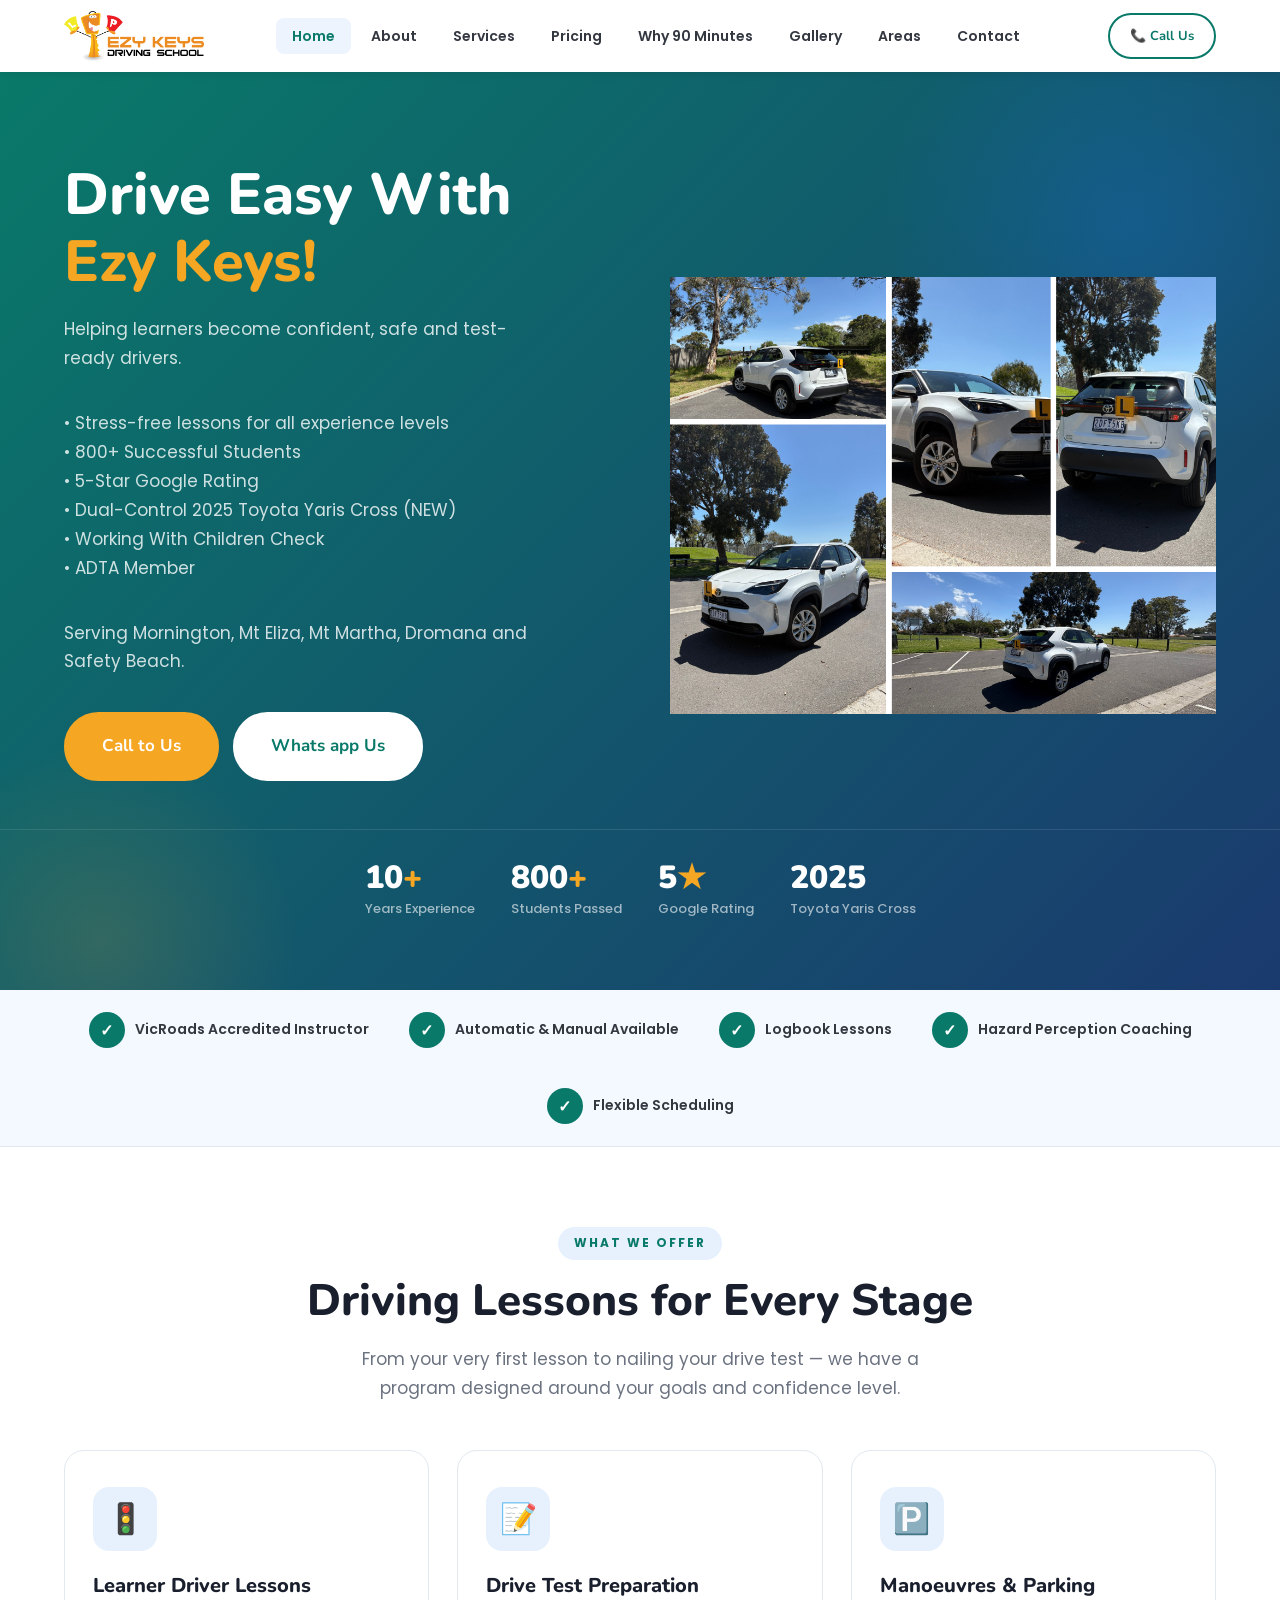
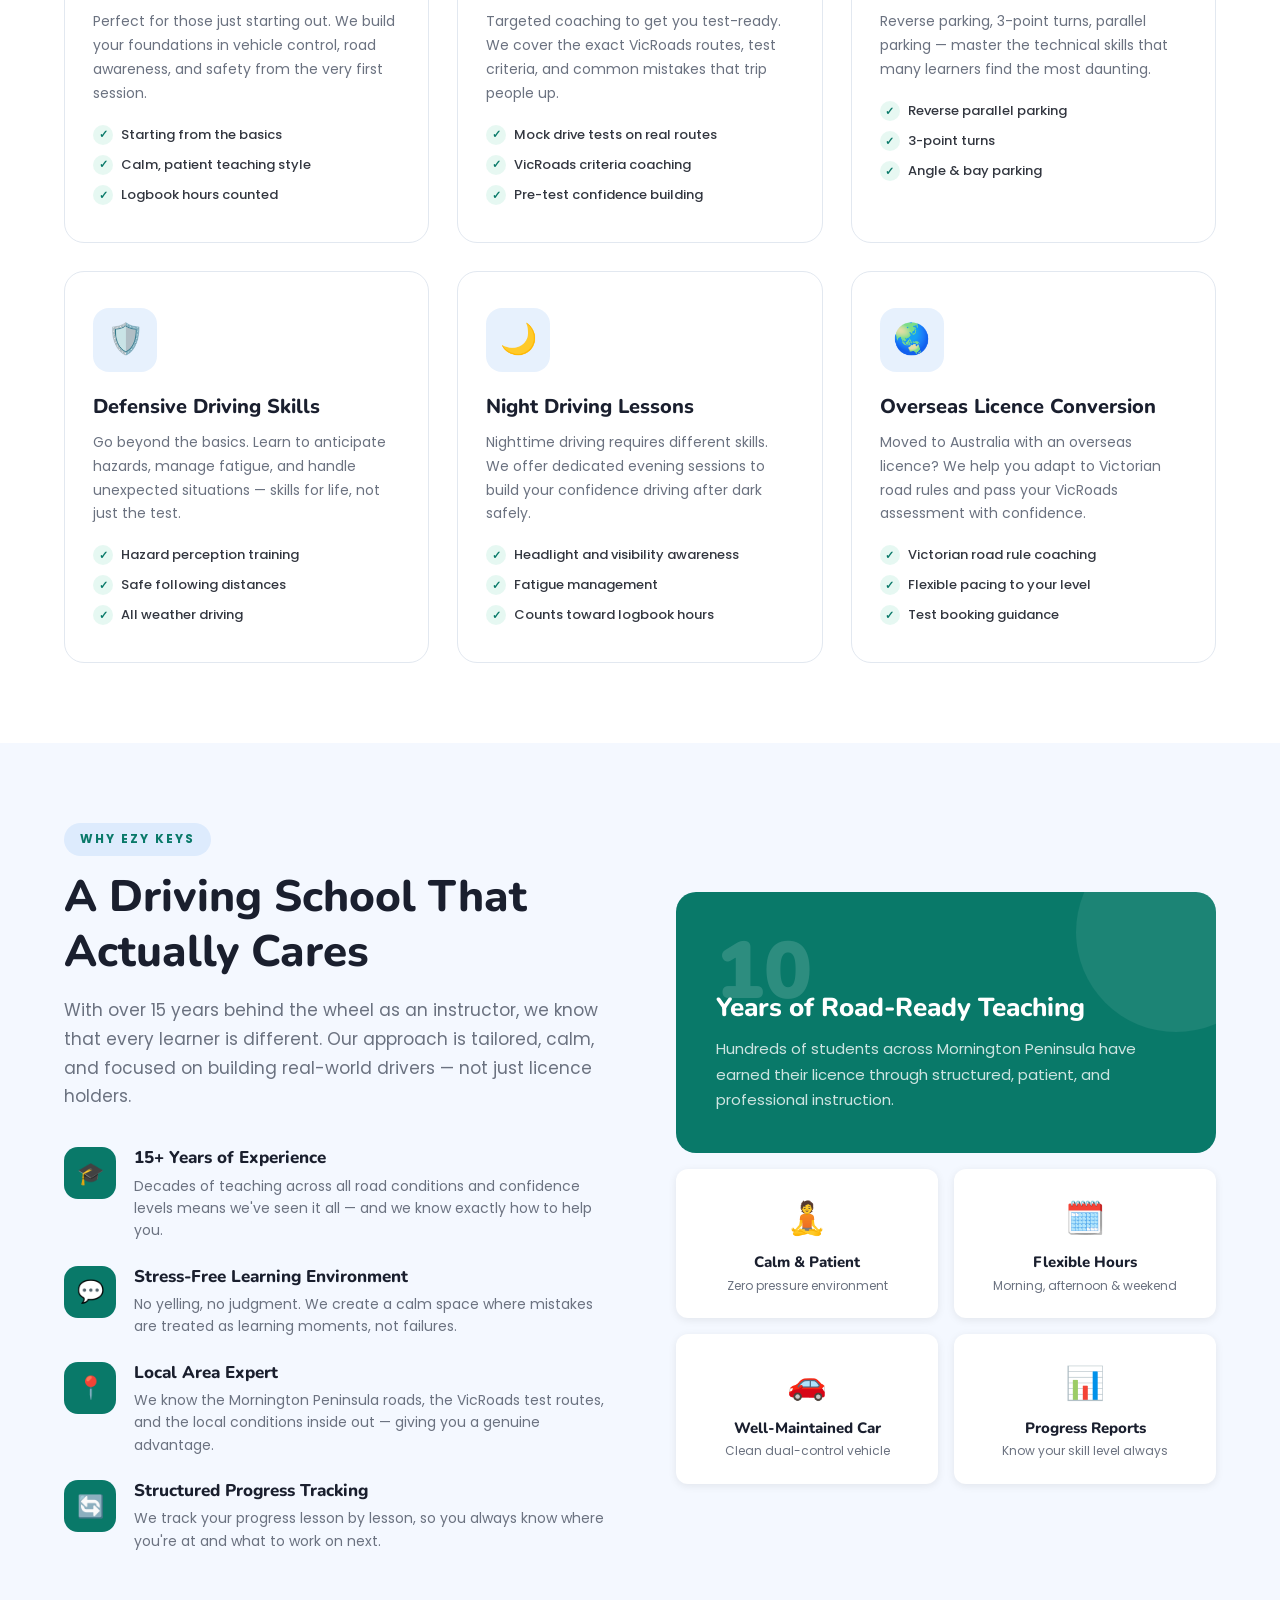
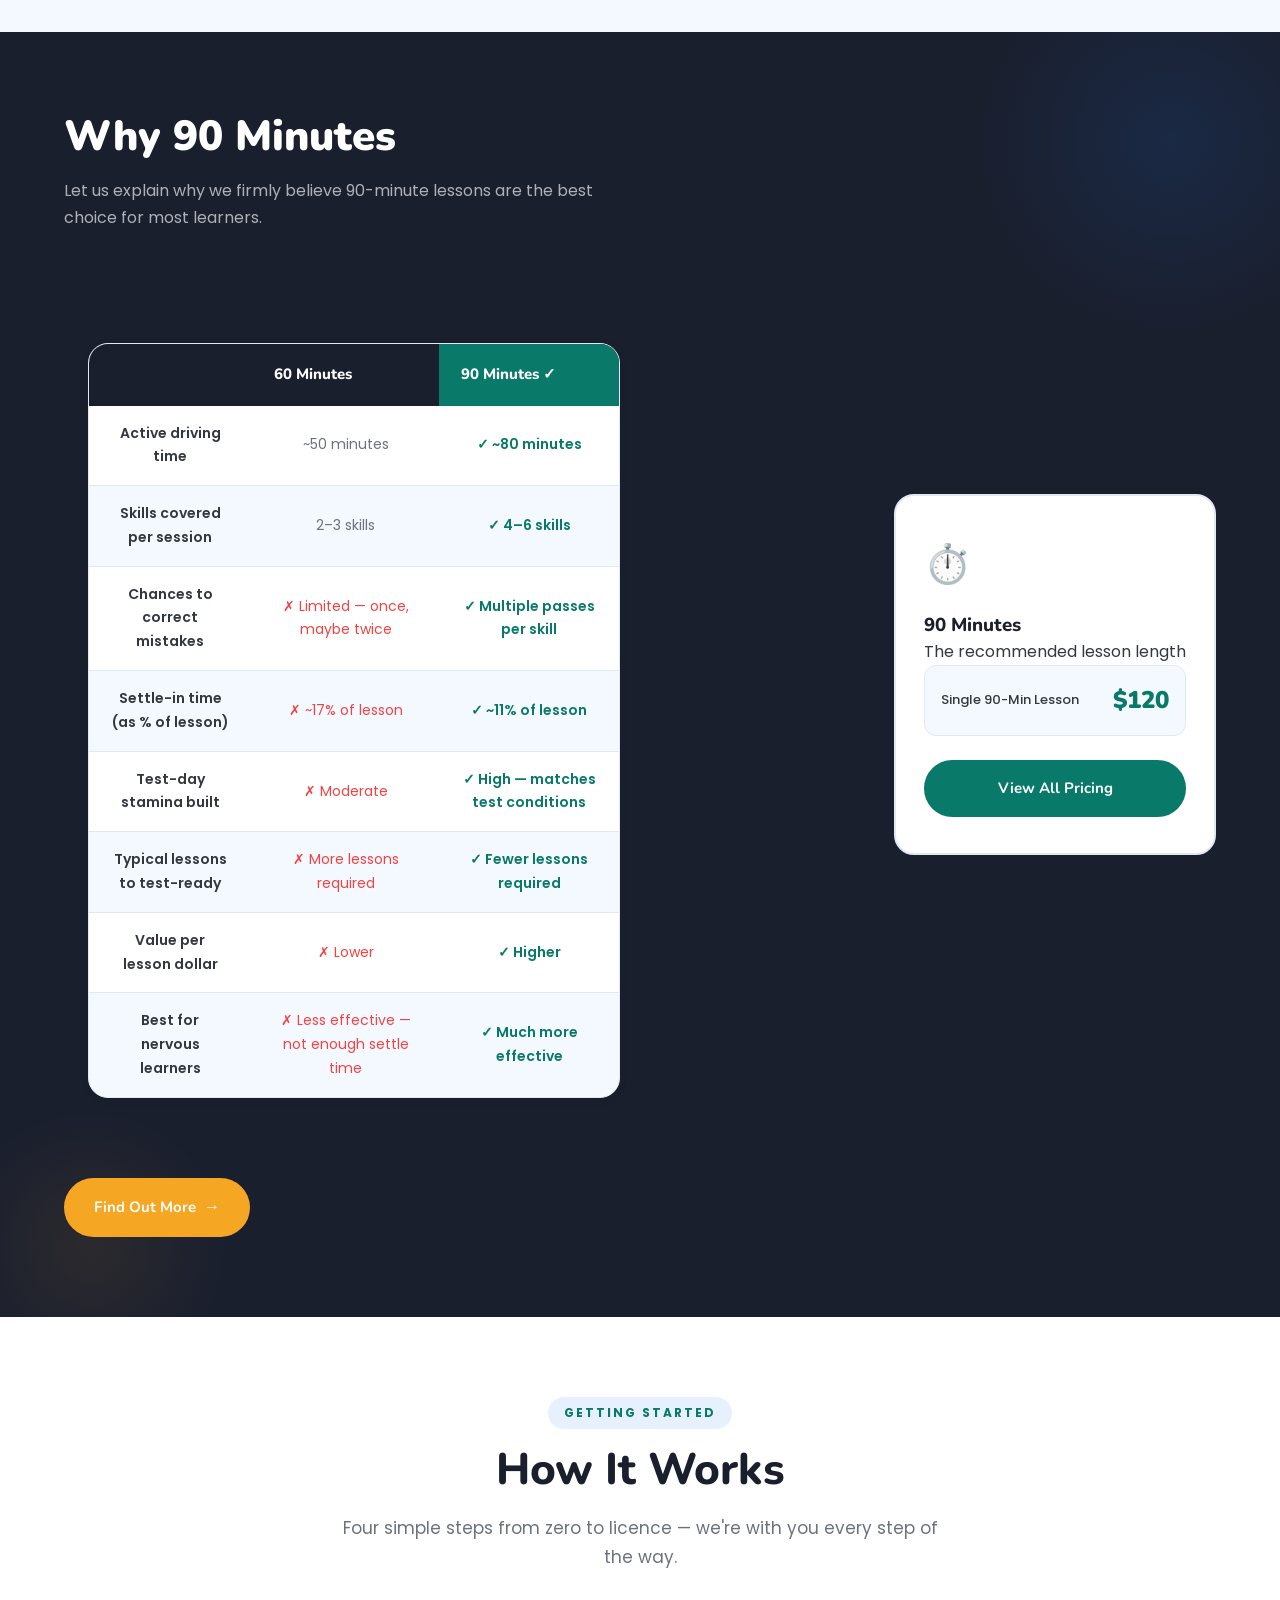
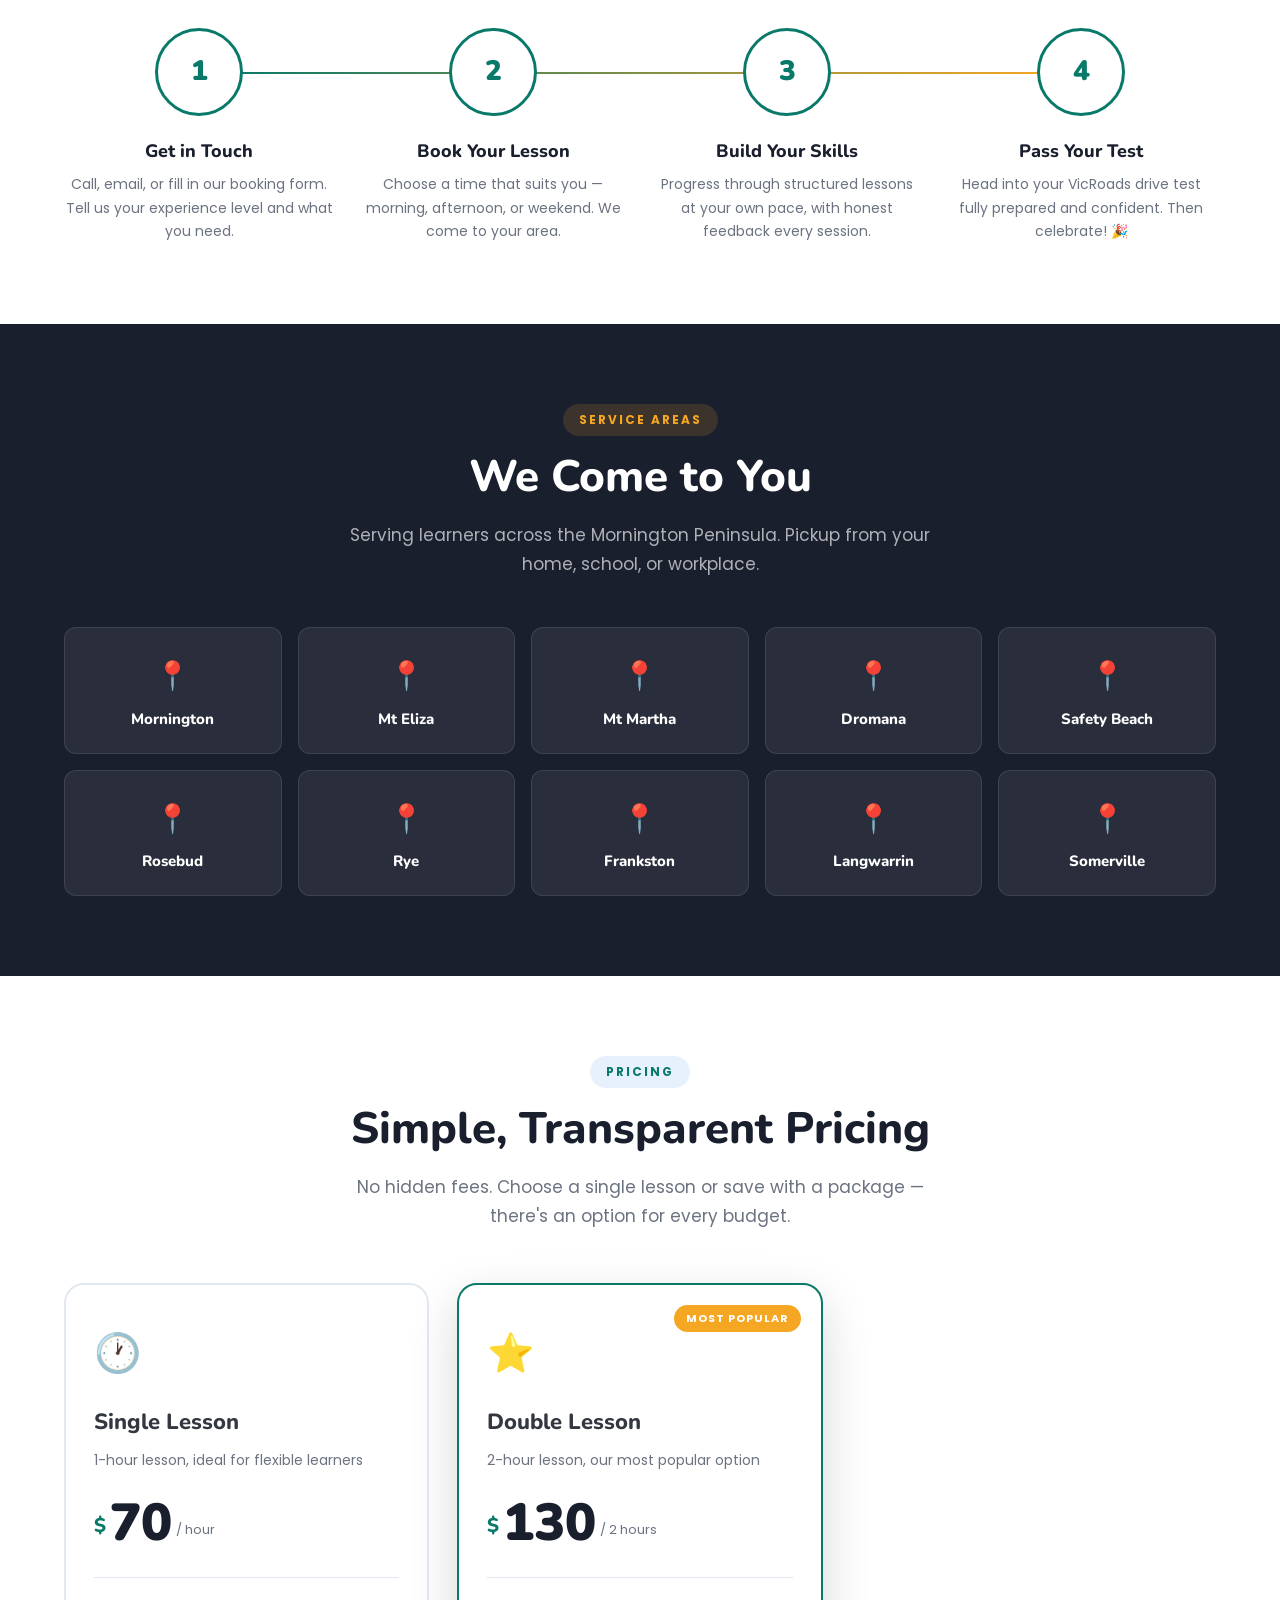
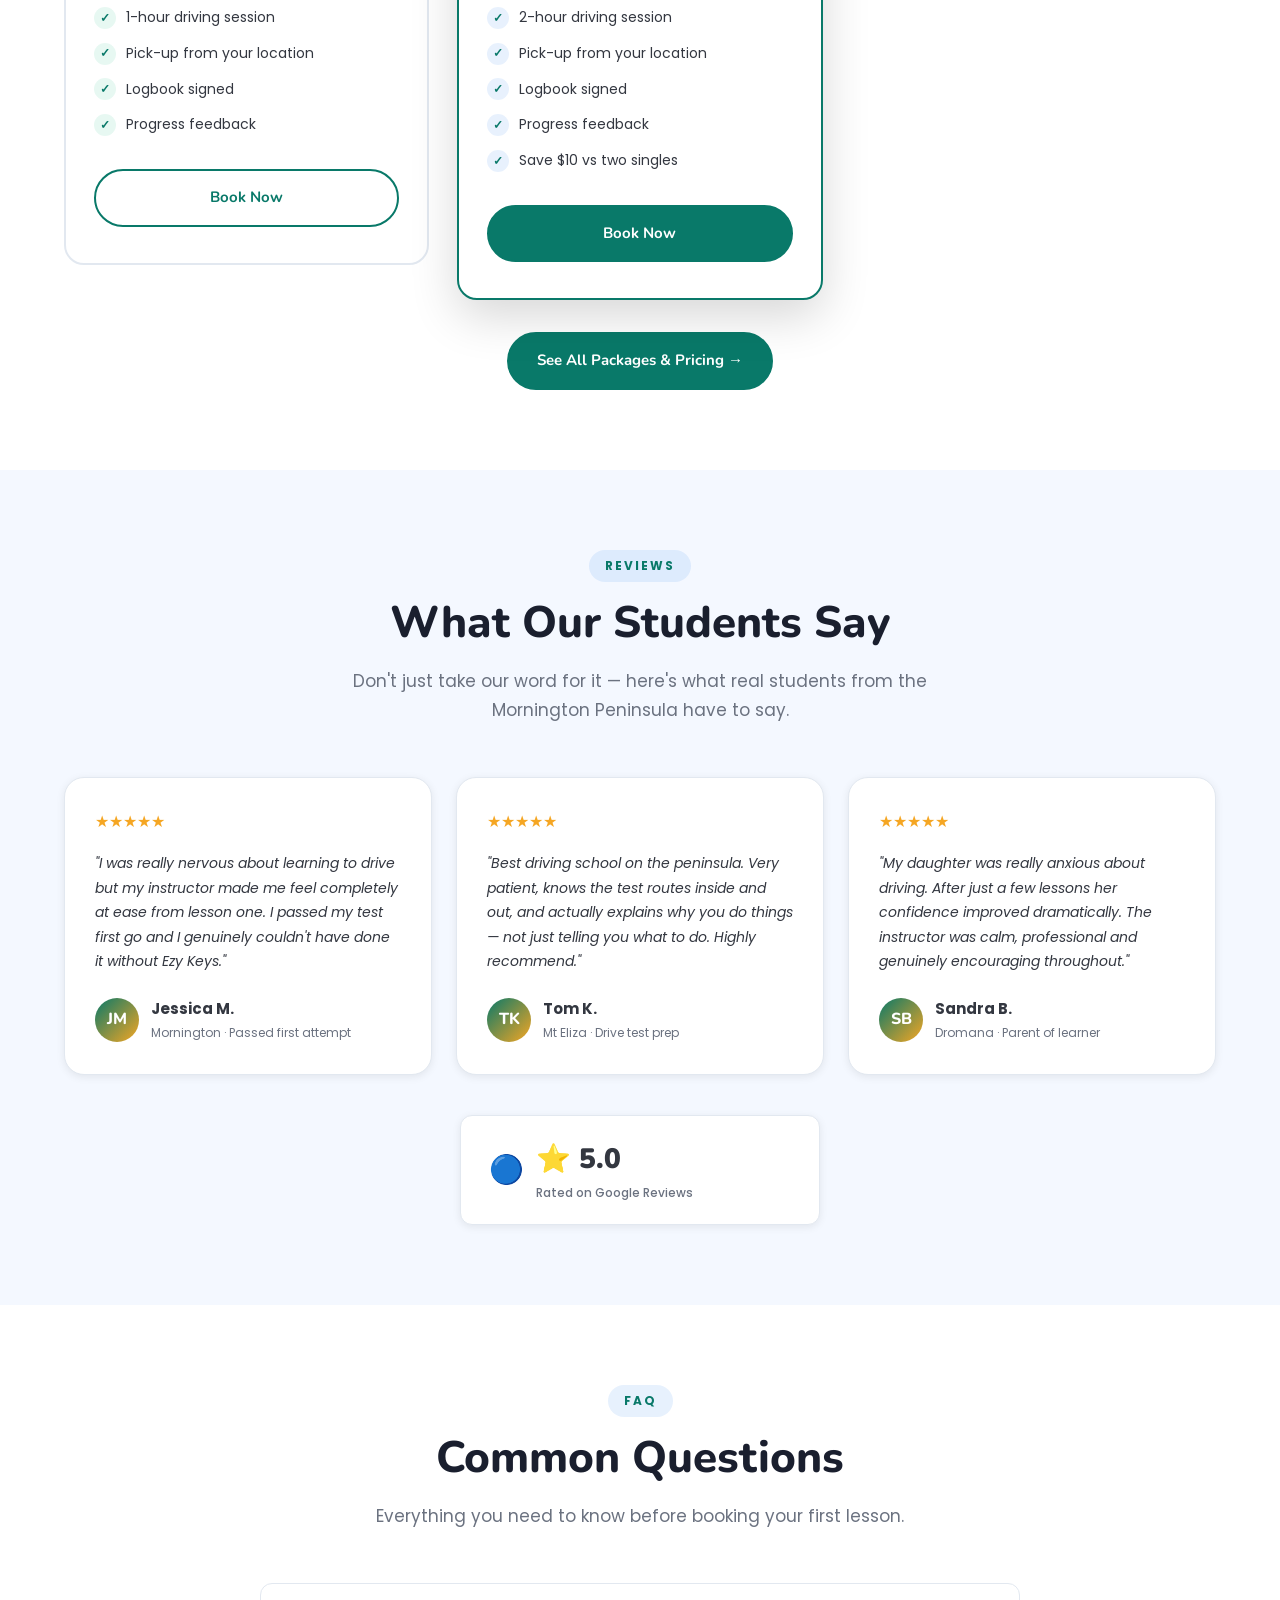
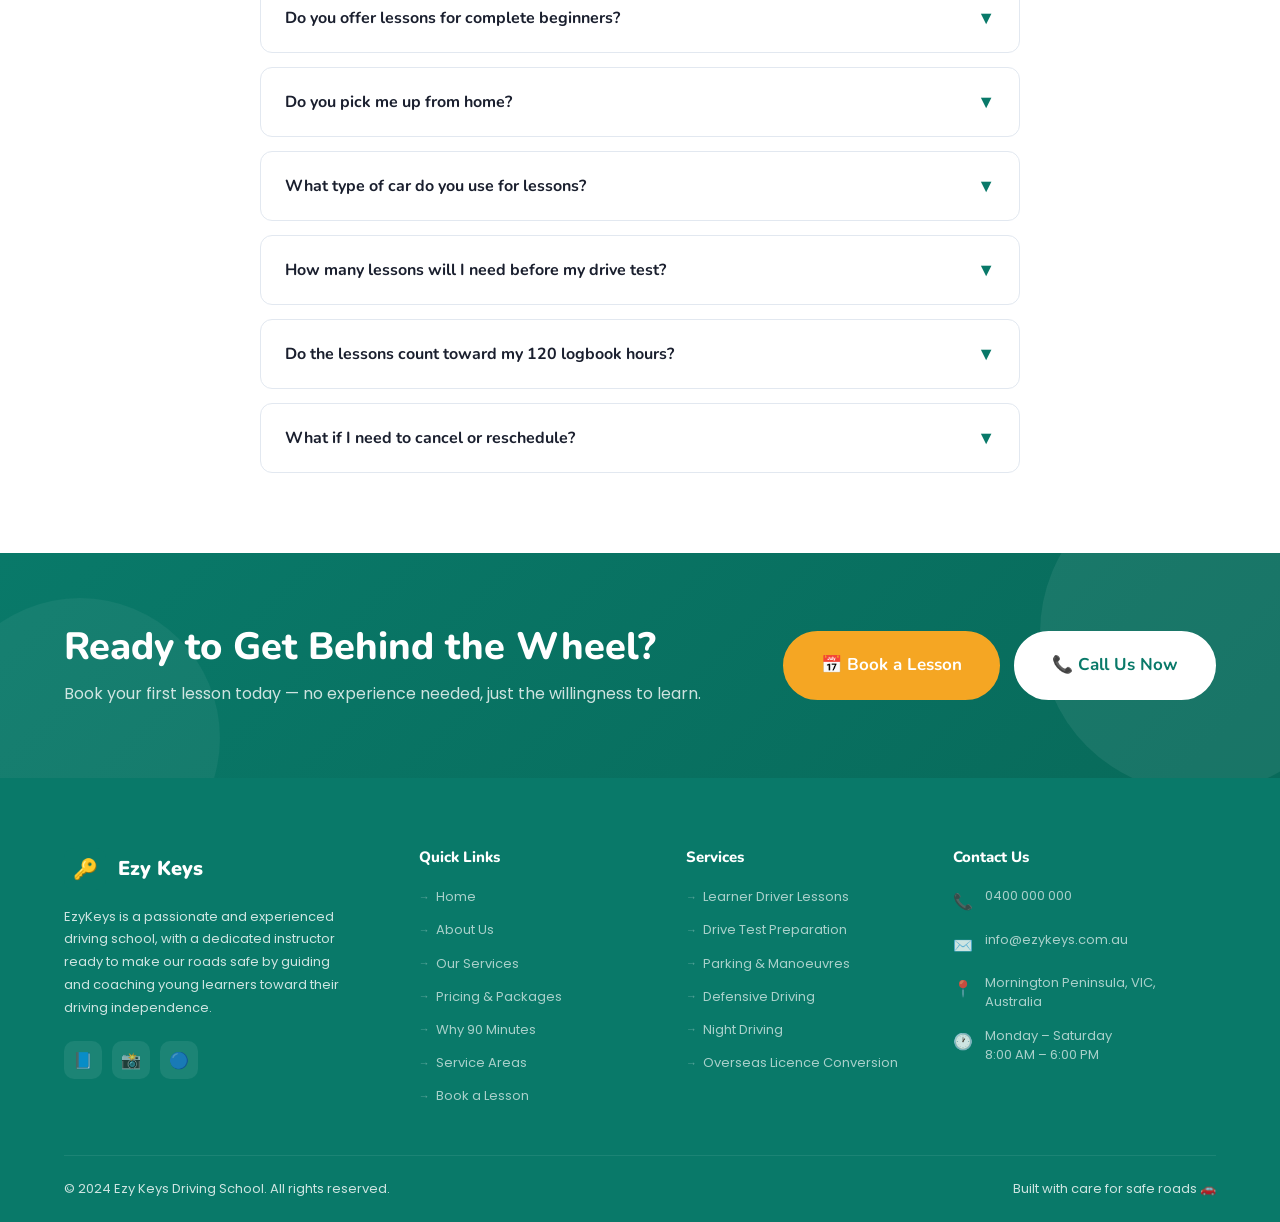
<file: index.html>
<!DOCTYPE html>
<html lang="en">
<head>
  <meta charset="UTF-8" />
  <meta name="viewport" content="width=device-width, initial-scale=1.0" />
  <title>Ezy Keys | Driving School — Mornington Peninsula</title>
  <meta name="description" content="Ezy Keys Driving School offers stress-free driving lessons, structured mentoring, and drive test preparation across Mornington, Mt Eliza, Mt Martha, Dromana, and Safety Beach." />
  <link rel="icon" type="image/png" href="/favicon.svg">
  <link rel="stylesheet" href="css/style.css" />
</head>
<body>


  <!-- ===================== NAVBAR ===================== -->
  <nav class="navbar" id="navbar">
    <div class="container">

      <!-- Logo -->
      <a href="index.html" class="nav-logo">
        <div class="nav-logo-icon"><img src="logo.png" alt="Ezy Keys Logo" /></div>
      </a>

      <!-- Links -->
      <ul class="nav-links">
        <li><a href="index.html" class="active">Home</a></li>
        <li><a href="pages/about.html">About</a></li>
        <li><a href="pages/services.html">Services</a></li>
        <li><a href="pages/pricing.html">Pricing</a></li>
        <li><a href="pages/why-90-minutes.html">Why 90 Minutes</a></li>
        <li><a href="pages/gallery.html">Gallery</a></li>
        <li><a href="pages/areas.html">Areas</a></li>
        <li><a href="pages/contact.html">Contact</a></li>
      </ul>

      <!-- CTA buttons -->
      <div class="nav-cta">
        <a href="tel:0400000000" class="btn btn-outline btn-sm">📞 Call Us</a>
      </div>

      <!-- Mobile toggle -->
      <div class="nav-toggle" id="navToggle" aria-label="Toggle navigation">
        <span></span>
        <span></span>
        <span></span>
      </div>

    </div>
  </nav>

  <!-- ===================== HERO ===================== -->
  <section class="hero">
    <div class="container">

      <!-- Left: Text -->
      <div class="hero-content">
        <h1 class="hero-title">
          Drive Easy With<br>
          <span>Ezy Keys!</span>
        </h1>
       <p class="hero-description">
  Helping learners become confident, safe and test-ready drivers.
</p>

<ul class="hero-description">
  <li>• Stress-free lessons for all experience levels</li>
  <li>• 800+ Successful Students</li>
  <li>• 5-Star Google Rating</li>
  <li>• Dual-Control 2025 Toyota Yaris Cross (NEW)</li>
  <li>• Working With Children Check</li>
  <li>• ADTA Member</li>
</ul>

<p class="hero-description">
  Serving Mornington, Mt Eliza, Mt Martha, Dromana and Safety Beach.
</p>
        <div class="hero-actions">
          <a href="pages/contact.html" class="btn btn-accent btn-lg">Call to Us </a>
          <a href="pages/pricing.html" class="btn btn-white btn-lg">Whats app Us</a>
        </div>

        <!-- Stats -->

      </div>

      <!-- Right: Visual cards -->
      <div class="hero-visual">
        <img src="./images/cars/Ezy-Keys-Yaris.png" alt="Driving Lesson Visual" class="hero-image" />
      </div>

    </div>
     <div class="hero-stats">
          <div class="hero-stat">
            <div class="hero-stat-value">10<span>+</span></div>
            <div class="hero-stat-label">Years Experience</div>
          </div>
          <div class="hero-stat">
            <div class="hero-stat-value">800<span>+</span></div>
            <div class="hero-stat-label">Students Passed</div>
          </div>
          <div class="hero-stat">
            <div class="hero-stat-value">5<span>★</span></div>
            <div class="hero-stat-label">Google Rating</div>
          </div>
           <div class="hero-stat">
            <div class="hero-stat-value">2025</div>
            <div class="hero-stat-label">Toyota Yaris Cross</div>
          </div>
        </div>
  </section>

  <!-- ===================== TRUST BAR ===================== -->
  <div class="trust-bar">
    <div class="container">
      <div class="trust-item">
        <div class="trust-icon">✓</div>
        VicRoads Accredited Instructor
      </div>
      <div class="trust-item">
        <div class="trust-icon">✓</div>
        Automatic &amp; Manual Available
      </div>
      <div class="trust-item">
        <div class="trust-icon">✓</div>
        Logbook Lessons
      </div>
      <div class="trust-item">
        <div class="trust-icon">✓</div>
        Hazard Perception Coaching
      </div>
      <div class="trust-item">
        <div class="trust-icon">✓</div>
        Flexible Scheduling
      </div>
    </div>
  </div>

  <!-- ===================== SERVICES ===================== -->
  <section class="section">
    <div class="container">
      <div class="text-center">
        <div class="section-label">What We Offer</div>
        <h2 class="section-title">Driving Lessons for Every Stage</h2>
        <p class="section-subtitle">
          From your very first lesson to nailing your drive test —
          we have a program designed around your goals and confidence level.
        </p>
      </div>

      <div class="services-grid">

        <!-- Service 1 -->
        <div class="service-card">
          <div class="service-icon">🚦</div>
          <h3>Learner Driver Lessons</h3>
          <p>Perfect for those just starting out. We build your foundations in vehicle control, road awareness, and safety from the very first session.</p>
          <div class="service-features">
            <div class="service-feature">Starting from the basics</div>
            <div class="service-feature">Calm, patient teaching style</div>
            <div class="service-feature">Logbook hours counted</div>
          </div>
        </div>

        <!-- Service 2 -->
        <div class="service-card">
          <div class="service-icon">📝</div>
          <h3>Drive Test Preparation</h3>
          <p>Targeted coaching to get you test-ready. We cover the exact VicRoads routes, test criteria, and common mistakes that trip people up.</p>
          <div class="service-features">
            <div class="service-feature">Mock drive tests on real routes</div>
            <div class="service-feature">VicRoads criteria coaching</div>
            <div class="service-feature">Pre-test confidence building</div>
          </div>
        </div>

        <!-- Service 3 -->
        <div class="service-card">
          <div class="service-icon">🅿️</div>
          <h3>Manoeuvres &amp; Parking</h3>
          <p>Reverse parking, 3-point turns, parallel parking — master the technical skills that many learners find the most daunting.</p>
          <div class="service-features">
            <div class="service-feature">Reverse parallel parking</div>
            <div class="service-feature">3-point turns</div>
            <div class="service-feature">Angle &amp; bay parking</div>
          </div>
        </div>

        <!-- Service 4 -->
        <div class="service-card">
          <div class="service-icon">🛡️</div>
          <h3>Defensive Driving Skills</h3>
          <p>Go beyond the basics. Learn to anticipate hazards, manage fatigue, and handle unexpected situations — skills for life, not just the test.</p>
          <div class="service-features">
            <div class="service-feature">Hazard perception training</div>
            <div class="service-feature">Safe following distances</div>
            <div class="service-feature">All weather driving</div>
          </div>
        </div>

        <!-- Service 5 -->
        <div class="service-card">
          <div class="service-icon">🌙</div>
          <h3>Night Driving Lessons</h3>
          <p>Nighttime driving requires different skills. We offer dedicated evening sessions to build your confidence driving after dark safely.</p>
          <div class="service-features">
            <div class="service-feature">Headlight and visibility awareness</div>
            <div class="service-feature">Fatigue management</div>
            <div class="service-feature">Counts toward logbook hours</div>
          </div>
        </div>

        <!-- Service 6 -->
        <div class="service-card">
          <div class="service-icon">🌏</div>
          <h3>Overseas Licence Conversion</h3>
          <p>Moved to Australia with an overseas licence? We help you adapt to Victorian road rules and pass your VicRoads assessment with confidence.</p>
          <div class="service-features">
            <div class="service-feature">Victorian road rule coaching</div>
            <div class="service-feature">Flexible pacing to your level</div>
            <div class="service-feature">Test booking guidance</div>
          </div>
        </div>

      </div>
    </div>
  </section>

  <!-- ===================== WHY CHOOSE US ===================== -->
  <section class="section why-section">
    <div class="container">
      <div class="why-grid">

        <!-- Left: content -->
        <div class="why-content">
          <div class="section-label">Why Ezy Keys</div>
          <h2 class="section-title">A Driving School That Actually Cares</h2>
          <p class="section-subtitle">
            With over 15 years behind the wheel as an instructor, we know
            that every learner is different. Our approach is tailored,
            calm, and focused on building real-world drivers — not just
            licence holders.
          </p>

          <div class="why-points">

            <div class="why-point">
              <div class="why-point-icon">🎓</div>
              <div>
                <h4>15+ Years of Experience</h4>
                <p>Decades of teaching across all road conditions and confidence levels means we've seen it all — and we know exactly how to help you.</p>
              </div>
            </div>

            <div class="why-point">
              <div class="why-point-icon">💬</div>
              <div>
                <h4>Stress-Free Learning Environment</h4>
                <p>No yelling, no judgment. We create a calm space where mistakes are treated as learning moments, not failures.</p>
              </div>
            </div>

            <div class="why-point">
              <div class="why-point-icon">📍</div>
              <div>
                <h4>Local Area Expert</h4>
                <p>We know the Mornington Peninsula roads, the VicRoads test routes, and the local conditions inside out — giving you a genuine advantage.</p>
              </div>
            </div>

            <div class="why-point">
              <div class="why-point-icon">🔄</div>
              <div>
                <h4>Structured Progress Tracking</h4>
                <p>We track your progress lesson by lesson, so you always know where you're at and what to work on next.</p>
              </div>
            </div>

          </div>
        </div>

        <!-- Right: visual -->
        <div class="why-visual">
          <div class="why-big-card">
            <div class="why-big-card-number">10</div>
            <h3>Years of Road-Ready Teaching</h3>
            <p>Hundreds of students across Mornington Peninsula have earned their licence through structured, patient, and professional instruction.</p>
          </div>

          <div class="why-small-cards">
            <div class="why-small-card">
              <div class="emoji">🧘</div>
              <h4>Calm &amp; Patient</h4>
              <p>Zero pressure environment</p>
            </div>
            <div class="why-small-card">
              <div class="emoji">🗓️</div>
              <h4>Flexible Hours</h4>
              <p>Morning, afternoon &amp; weekend</p>
            </div>
            <div class="why-small-card">
              <div class="emoji">🚗</div>
              <h4>Well-Maintained Car</h4>
              <p>Clean dual-control vehicle</p>
            </div>
            <div class="why-small-card">
              <div class="emoji">📊</div>
              <h4>Progress Reports</h4>
              <p>Know your skill level always</p>
            </div>
          </div>
        </div>

      </div>
    </div>
  </section>

  <!-- ===================== WHY 90 MINUTES ===================== -->
 <section class="lesson-section">
    <div class="lesson-container">

        <!-- Left Content -->
        <div class="lesson-content">

            <h2 class="lesson-title">
                Why 90 Minutes
            </h2>

            <p class="lesson-description">
                Let us explain why we firmly believe 90-minute lessons are the best choice for most learners.
            </p>

            <!-- ===================== COMPARISON TABLE ===================== -->
  <section class="section">
    <div class="container">
      <div class="text-center">

      <div class="comparison-wrapper">
        <table class="comparison-table">
          <thead>
            <tr>
              <th></th>
              <th>60 Minutes</th>
              <th class="col-win">90 Minutes ✓</th>
            </tr>
          </thead>
          <tbody>
            <tr>
              <td class="comparison-label">Active driving time</td>
              <td class="col-60">~50 minutes</td>
              <td class="col-90">~80 minutes</td>
            </tr>
            <tr>
              <td class="comparison-label">Skills covered per session</td>
              <td class="col-60">2–3 skills</td>
              <td class="col-90">4–6 skills</td>
            </tr>
            <tr>
              <td class="comparison-label">Chances to correct mistakes</td>
              <td class="col-60 negative">Limited — once, maybe twice</td>
              <td class="col-90">Multiple passes per skill</td>
            </tr>
            <tr>
              <td class="comparison-label">Settle-in time (as % of lesson)</td>
              <td class="col-60 negative">~17% of lesson</td>
              <td class="col-90">~11% of lesson</td>
            </tr>
            <tr>
              <td class="comparison-label">Test-day stamina built</td>
              <td class="col-60 negative">Moderate</td>
              <td class="col-90">High — matches test conditions</td>
            </tr>
            <tr>
              <td class="comparison-label">Typical lessons to test-ready</td>
              <td class="col-60 negative">More lessons required</td>
              <td class="col-90">Fewer lessons required</td>
            </tr>
            <tr>
              <td class="comparison-label">Value per lesson dollar</td>
              <td class="col-60 negative">Lower</td>
              <td class="col-90">Higher</td>
            </tr>
            <tr>
              <td class="comparison-label">Best for nervous learners</td>
              <td class="col-60 negative">Less effective — not enough settle time</td>
              <td class="col-90">Much more effective</td>
            </tr>
          </tbody>
        </table>
      </div>
    </div>
  </section>


            <a href="pages/why-90-minutes.html" class="lesson-btn">Find Out More</a>

        </div>

        <!-- Right Card -->
        <div class="pricing-card">

            <div class="pricing-icon">⏱️</div>

            <h3>90 Minutes</h3>

            <p>The recommended lesson length</p>

            <div class="price-row">
                <span>Single 90-Min Lesson</span>
                <strong>$120</strong>
            </div>

            <a href="#" class="pricing-btn">
                View All Pricing
            </a>

        </div>

    </div>
</section>

  <!-- ===================== HOW IT WORKS ===================== -->
  <section class="section">
    <div class="container">
      <div class="text-center">
        <div class="section-label">Getting Started</div>
        <h2 class="section-title">How It Works</h2>
        <p class="section-subtitle">
          Four simple steps from zero to licence — we're with you every step of the way.
        </p>
      </div>

      <div class="steps-grid">

        <div class="step-card">
          <div class="step-number">
            <div class="step-number-inner">1</div>
          </div>
          <h3>Get in Touch</h3>
          <p>Call, email, or fill in our booking form. Tell us your experience level and what you need.</p>
        </div>

        <div class="step-card">
          <div class="step-number">
            <div class="step-number-inner">2</div>
          </div>
          <h3>Book Your Lesson</h3>
          <p>Choose a time that suits you — morning, afternoon, or weekend. We come to your area.</p>
        </div>

        <div class="step-card">
          <div class="step-number">
            <div class="step-number-inner">3</div>
          </div>
          <h3>Build Your Skills</h3>
          <p>Progress through structured lessons at your own pace, with honest feedback every session.</p>
        </div>

        <div class="step-card">
          <div class="step-number">
            <div class="step-number-inner">4</div>
          </div>
          <h3>Pass Your Test</h3>
          <p>Head into your VicRoads drive test fully prepared and confident. Then celebrate! 🎉</p>
        </div>

      </div>
    </div>
  </section>

  <!-- ===================== AREAS ===================== -->
  <section class="section areas-section">
    <div class="container">
      <div class="text-center">
        <div class="section-label">Service Areas</div>
        <h2 class="section-title">We Come to You</h2>
        <p class="section-subtitle">
          Serving learners across the Mornington Peninsula. Pickup from your home, school, or workplace.
        </p>
      </div>

      <div class="areas-grid">
        <div class="area-card">
          <div class="emoji">📍</div>
          <h4>Mornington</h4>
        </div>
        <div class="area-card">
          <div class="emoji">📍</div>
          <h4>Mt Eliza</h4>
        </div>
        <div class="area-card">
          <div class="emoji">📍</div>
          <h4>Mt Martha</h4>
        </div>
        <div class="area-card">
          <div class="emoji">📍</div>
          <h4>Dromana</h4>
        </div>
        <div class="area-card">
          <div class="emoji">📍</div>
          <h4>Safety Beach</h4>
        </div>
        <div class="area-card">
          <div class="emoji">📍</div>
          <h4>Rosebud</h4>
        </div>
        <div class="area-card">
          <div class="emoji">📍</div>
          <h4>Rye</h4>
        </div>
        <div class="area-card">
          <div class="emoji">📍</div>
          <h4>Frankston</h4>
        </div>
        <div class="area-card">
          <div class="emoji">📍</div>
          <h4>Langwarrin</h4>
        </div>
        <div class="area-card">
          <div class="emoji">📍</div>
          <h4>Somerville</h4>
        </div>
      </div>
    </div>
  </section>

  <!-- ===================== PRICING PREVIEW ===================== -->
  <section class="section">
    <div class="container">
      <div class="text-center">
        <div class="section-label">Pricing</div>
        <h2 class="section-title">Simple, Transparent Pricing</h2>
        <p class="section-subtitle">
          No hidden fees. Choose a single lesson or save with a package — there's an option for every budget.
        </p>
      </div>

      <div class="pricing-grid">

        <!-- Single Lesson -->
        <div class="pricing-card">
          <div class="pricing-icon">🕐</div>
          <div class="pricing-name">Single Lesson</div>
          <div class="pricing-desc">1-hour lesson, ideal for flexible learners</div>
          <div class="pricing-price">
            <div class="pricing-currency">$</div>
            <div class="pricing-amount">70</div>
            <div class="pricing-unit">/ hour</div>
          </div>
          <div class="pricing-features">
            <div class="pricing-feature"><div class="check">✓</div> 1-hour driving session</div>
            <div class="pricing-feature"><div class="check">✓</div> Pick-up from your location</div>
            <div class="pricing-feature"><div class="check">✓</div> Logbook signed</div>
            <div class="pricing-feature"><div class="check">✓</div> Progress feedback</div>
          </div>
          <a href="pages/contact.html" class="btn btn-outline" style="width:100%; justify-content:center;">Book Now</a>
        </div>

        <!-- Double Lesson (Featured) -->
        <div class="pricing-card featured">
          <div class="pricing-badge">Most Popular</div>
          <div class="pricing-icon">⭐</div>
          <div class="pricing-name">Double Lesson</div>
          <div class="pricing-desc">2-hour lesson, our most popular option</div>
          <div class="pricing-price">
            <div class="pricing-currency">$</div>
            <div class="pricing-amount">130</div>
            <div class="pricing-unit">/ 2 hours</div>
          </div>
          <div class="pricing-features">
            <div class="pricing-feature"><div class="check">✓</div> 2-hour driving session</div>
            <div class="pricing-feature"><div class="check">✓</div> Pick-up from your location</div>
            <div class="pricing-feature"><div class="check">✓</div> Logbook signed</div>
            <div class="pricing-feature"><div class="check">✓</div> Progress feedback</div>
            <div class="pricing-feature"><div class="check">✓</div> Save $10 vs two singles</div>
          </div>
          <a href="pages/contact.html" class="btn btn-primary" style="width:100%; justify-content:center;">Book Now</a>
        </div>

        <!-- Package -->

      </div>

      <div class="text-center" style="margin-top:32px;">
        <a href="pages/pricing.html" class="btn btn-primary">See All Packages &amp; Pricing →</a>
      </div>
    </div>
  </section>

  <!-- ===================== TESTIMONIALS ===================== -->
  <section class="section testimonials-section">
    <div class="container">
      <div class="text-center">
        <div class="section-label">Reviews</div>
        <h2 class="section-title">What Our Students Say</h2>
        <p class="section-subtitle">
          Don't just take our word for it — here's what real students from the Mornington Peninsula have to say.
        </p>
      </div>

      <div class="reviews-grid">

        <div class="review-card">
          <div class="review-stars">★★★★★</div>
          <p class="review-text">"I was really nervous about learning to drive but my instructor made me feel completely at ease from lesson one. I passed my test first go and I genuinely couldn't have done it without Ezy Keys."</p>
          <div class="review-author">
            <div class="review-avatar">JM</div>
            <div>
              <div class="review-name">Jessica M.</div>
              <div class="review-meta">Mornington · Passed first attempt</div>
            </div>
          </div>
        </div>

        <div class="review-card">
          <div class="review-stars">★★★★★</div>
          <p class="review-text">"Best driving school on the peninsula. Very patient, knows the test routes inside and out, and actually explains why you do things — not just telling you what to do. Highly recommend."</p>
          <div class="review-author">
            <div class="review-avatar">TK</div>
            <div>
              <div class="review-name">Tom K.</div>
              <div class="review-meta">Mt Eliza · Drive test prep</div>
            </div>
          </div>
        </div>

        <div class="review-card">
          <div class="review-stars">★★★★★</div>
          <p class="review-text">"My daughter was really anxious about driving. After just a few lessons her confidence improved dramatically. The instructor was calm, professional and genuinely encouraging throughout."</p>
          <div class="review-author">
            <div class="review-avatar">SB</div>
            <div>
              <div class="review-name">Sandra B.</div>
              <div class="review-meta">Dromana · Parent of learner</div>
            </div>
          </div>
        </div>

      </div>

      <!-- Google Rating badge -->
      <div class="google-rating">
        <div class="google-logo">🔵</div>
        <div>
          <div class="google-score">⭐ 5.0</div>
          <div class="google-label">Rated on Google Reviews</div>
        </div>
      </div>
    </div>
  </section>

  <!-- ===================== FAQ ===================== -->
  <section class="section">
    <div class="container">
      <div class="text-center">
        <div class="section-label">FAQ</div>
        <h2 class="section-title">Common Questions</h2>
        <p class="section-subtitle">Everything you need to know before booking your first lesson.</p>
      </div>

      <div class="faq-list">

        <div class="faq-item">
          <button class="faq-question" aria-expanded="false">
            Do you offer lessons for complete beginners?
            <span class="faq-arrow">▼</span>
          </button>
          <div class="faq-answer">
            <div class="faq-answer-inner">
              Absolutely. We welcome learners at every stage, including those who have never sat behind the wheel before. Our beginner lessons focus on building confidence and the foundational skills you'll need for every drive.
            </div>
          </div>
        </div>

        <div class="faq-item">
          <button class="faq-question" aria-expanded="false">
            Do you pick me up from home?
            <span class="faq-arrow">▼</span>
          </button>
          <div class="faq-answer">
            <div class="faq-answer-inner">
              Yes — we pick you up from your home, school, or workplace anywhere across our service area. Check the Areas page for a full list of suburbs we cover.
            </div>
          </div>
        </div>

        <div class="faq-item">
          <button class="faq-question" aria-expanded="false">
            What type of car do you use for lessons?
            <span class="faq-arrow">▼</span>
          </button>
          <div class="faq-answer">
            <div class="faq-answer-inner">
              We use a well-maintained, dual-control automatic vehicle. Dual controls mean the instructor can step in if needed, giving both you and your parents peace of mind during every lesson.
            </div>
          </div>
        </div>

        <div class="faq-item">
          <button class="faq-question" aria-expanded="false">
            How many lessons will I need before my drive test?
            <span class="faq-arrow">▼</span>
          </button>
          <div class="faq-answer">
            <div class="faq-answer-inner">
              It varies from person to person depending on your starting level and how quickly you progress. We'll give you an honest assessment after your first lesson and help you plan a path to test-readiness.
            </div>
          </div>
        </div>

        <div class="faq-item">
          <button class="faq-question" aria-expanded="false">
            Do the lessons count toward my 120 logbook hours?
            <span class="faq-arrow">▼</span>
          </button>
          <div class="faq-answer">
            <div class="faq-answer-inner">
              Yes. All professional lessons with Ezy Keys count toward your 120 required logbook hours — and each professional lesson counts as 3 logbook hours, helping you reach your goal faster.
            </div>
          </div>
        </div>

        <div class="faq-item">
          <button class="faq-question" aria-expanded="false">
            What if I need to cancel or reschedule?
            <span class="faq-arrow">▼</span>
          </button>
          <div class="faq-answer">
            <div class="faq-answer-inner">
              Life happens — we get it. We ask for at least 24 hours' notice for cancellations or rescheduling. Contact us as soon as you know and we'll find another time that works for you.
            </div>
          </div>
        </div>

      </div>
    </div>
  </section>

  <!-- ===================== CTA BANNER ===================== -->
  <section class="cta-section">
    <div class="container">
      <div class="cta-content">
        <h2>Ready to Get Behind the Wheel?</h2>
        <p>Book your first lesson today — no experience needed, just the willingness to learn.</p>
      </div>
      <div class="cta-actions">
        <a href="pages/contact.html" class="btn btn-accent btn-lg">📅 Book a Lesson</a>
        <a href="tel:0400000000" class="btn btn-white btn-lg">📞 Call Us Now</a>
      </div>
    </div>
  </section>

  <!-- ===================== FOOTER ===================== -->
  <footer class="footer">
    <div class="container">
      <div class="footer-grid">

        <!-- About -->
        <div class="footer-about">
          <div class="footer-logo">
            <div class="footer-logo-icon">🔑</div>
            <div class="footer-logo-name">Ezy Keys</div>
          </div>
          <p>EzyKeys is a passionate and experienced driving school, with a dedicated instructor ready to make our roads safe by guiding and coaching young learners toward their driving independence.</p>
          <div class="footer-socials">
            <a href="#" class="social-btn" aria-label="Facebook">📘</a>
            <a href="#" class="social-btn" aria-label="Instagram">📸</a>
            <a href="#" class="social-btn" aria-label="Google">🔵</a>
          </div>
        </div>

        <!-- Quick Links -->
        <div class="footer-col">
          <h4>Quick Links</h4>
          <ul class="footer-links">
            <li><a href="index.html">Home</a></li>
            <li><a href="pages/about.html">About Us</a></li>
            <li><a href="pages/services.html">Our Services</a></li>
            <li><a href="pages/pricing.html">Pricing &amp; Packages</a></li>
            <li><a href="pages/why-90-minutes.html">Why 90 Minutes</a></li>
            <li><a href="pages/areas.html">Service Areas</a></li>
            <li><a href="pages/contact.html">Book a Lesson</a></li>
          </ul>
        </div>

        <!-- Services -->
        <div class="footer-col">
          <h4>Services</h4>
          <ul class="footer-links">
            <li><a href="pages/services.html">Learner Driver Lessons</a></li>
            <li><a href="pages/services.html">Drive Test Preparation</a></li>
            <li><a href="pages/services.html">Parking &amp; Manoeuvres</a></li>
            <li><a href="pages/services.html">Defensive Driving</a></li>
            <li><a href="pages/services.html">Night Driving</a></li>
            <li><a href="pages/services.html">Overseas Licence Conversion</a></li>
          </ul>
        </div>

        <!-- Contact -->
        <div class="footer-col">
          <h4>Contact Us</h4>
          <div class="footer-contact-list">
            <div class="footer-contact-item">
              <span class="icon">📞</span>
              <p><a href="tel:0400000000">0400 000 000</a></p>
            </div>
            <div class="footer-contact-item">
              <span class="icon">✉️</span>
              <p><a href="mailto:info@ezykeys.com.au">info@ezykeys.com.au</a></p>
            </div>
            <div class="footer-contact-item">
              <span class="icon">📍</span>
              <p>Mornington Peninsula, VIC, Australia</p>
            </div>
            <div class="footer-contact-item">
              <span class="icon">🕐</span>
              <p>Monday – Saturday<br>8:00 AM – 6:00 PM</p>
            </div>
          </div>
        </div>

      </div>

      <!-- Bottom bar -->
      <div class="footer-bottom">
        <p>© 2024 Ezy Keys Driving School. All rights reserved.</p>
        <p>Built with care for safe roads 🚗</p>
      </div>
    </div>
  </footer>

  <!-- Scroll to top -->
  <button class="scroll-top" id="scrollTop" aria-label="Scroll to top">↑</button>

  <!-- ===================== JAVASCRIPT ===================== -->
  <script src="js/main.js"></script>
</body>
</html>
</file>
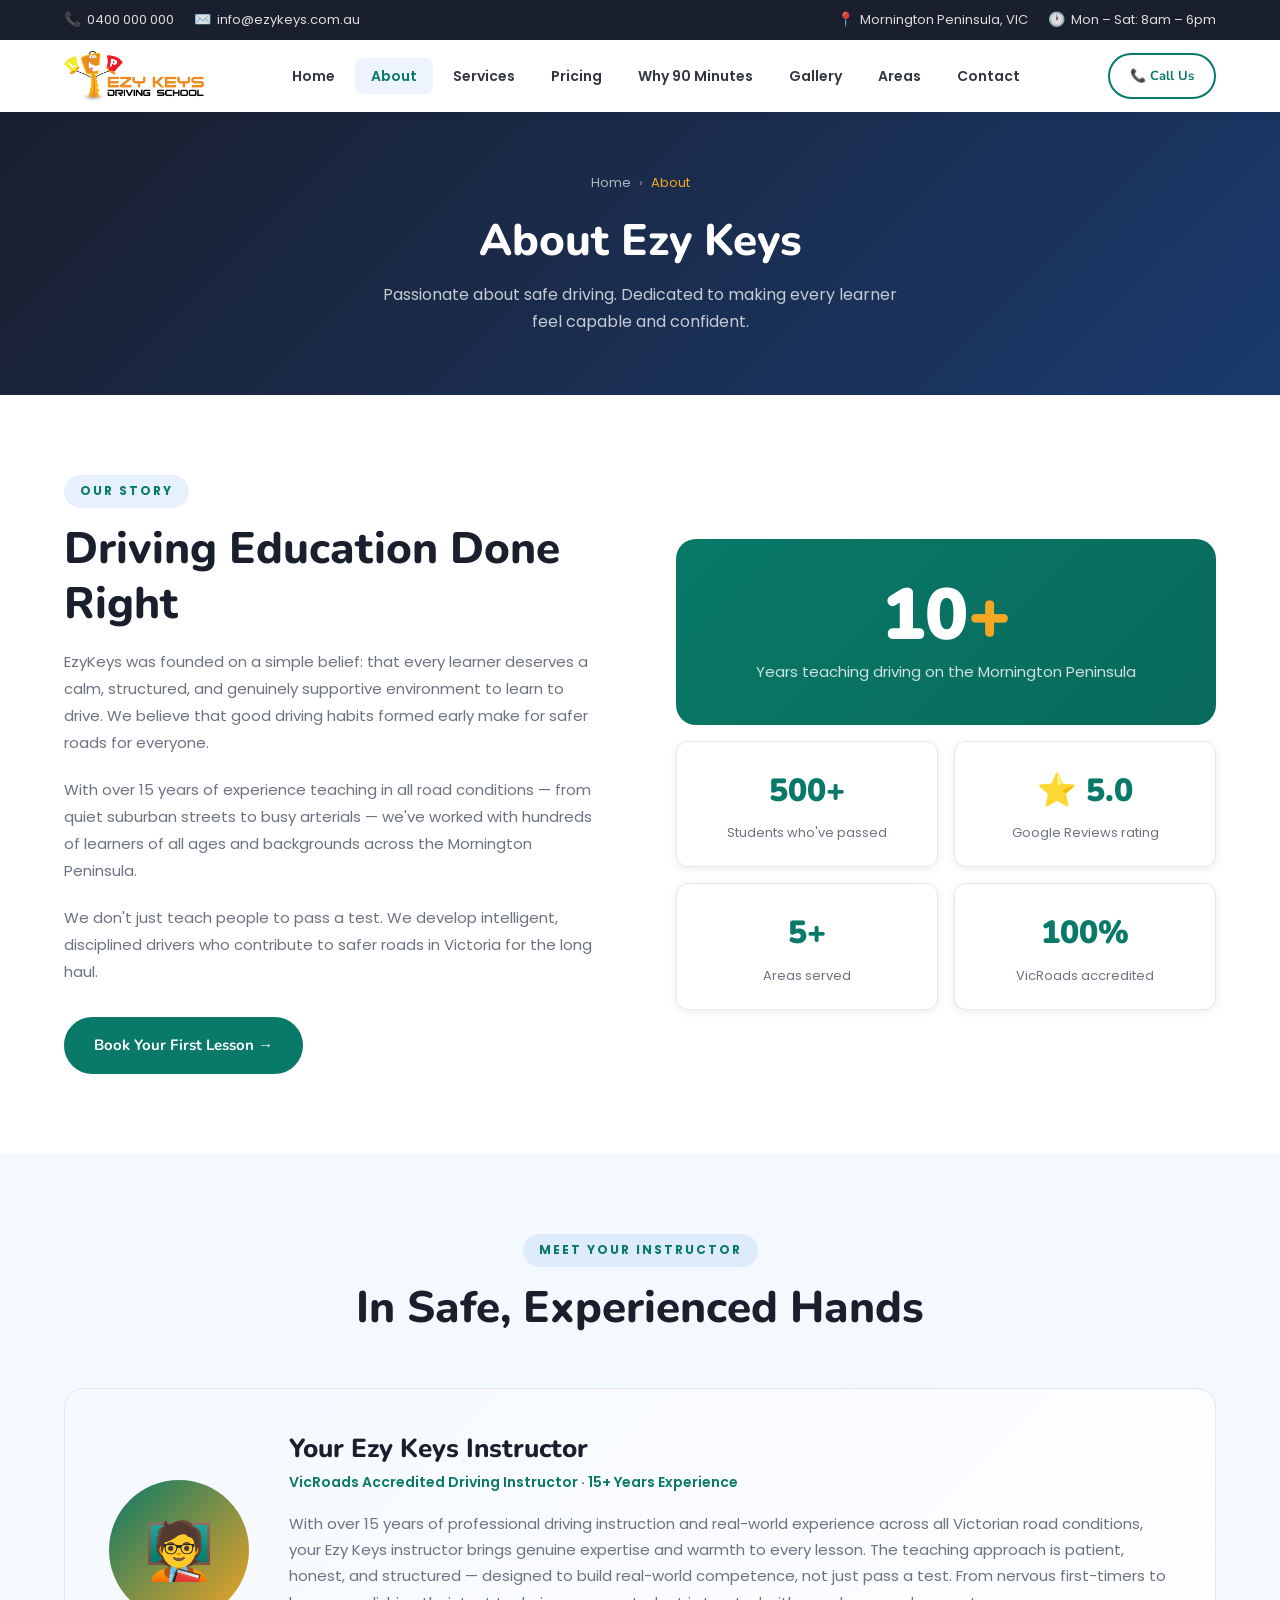
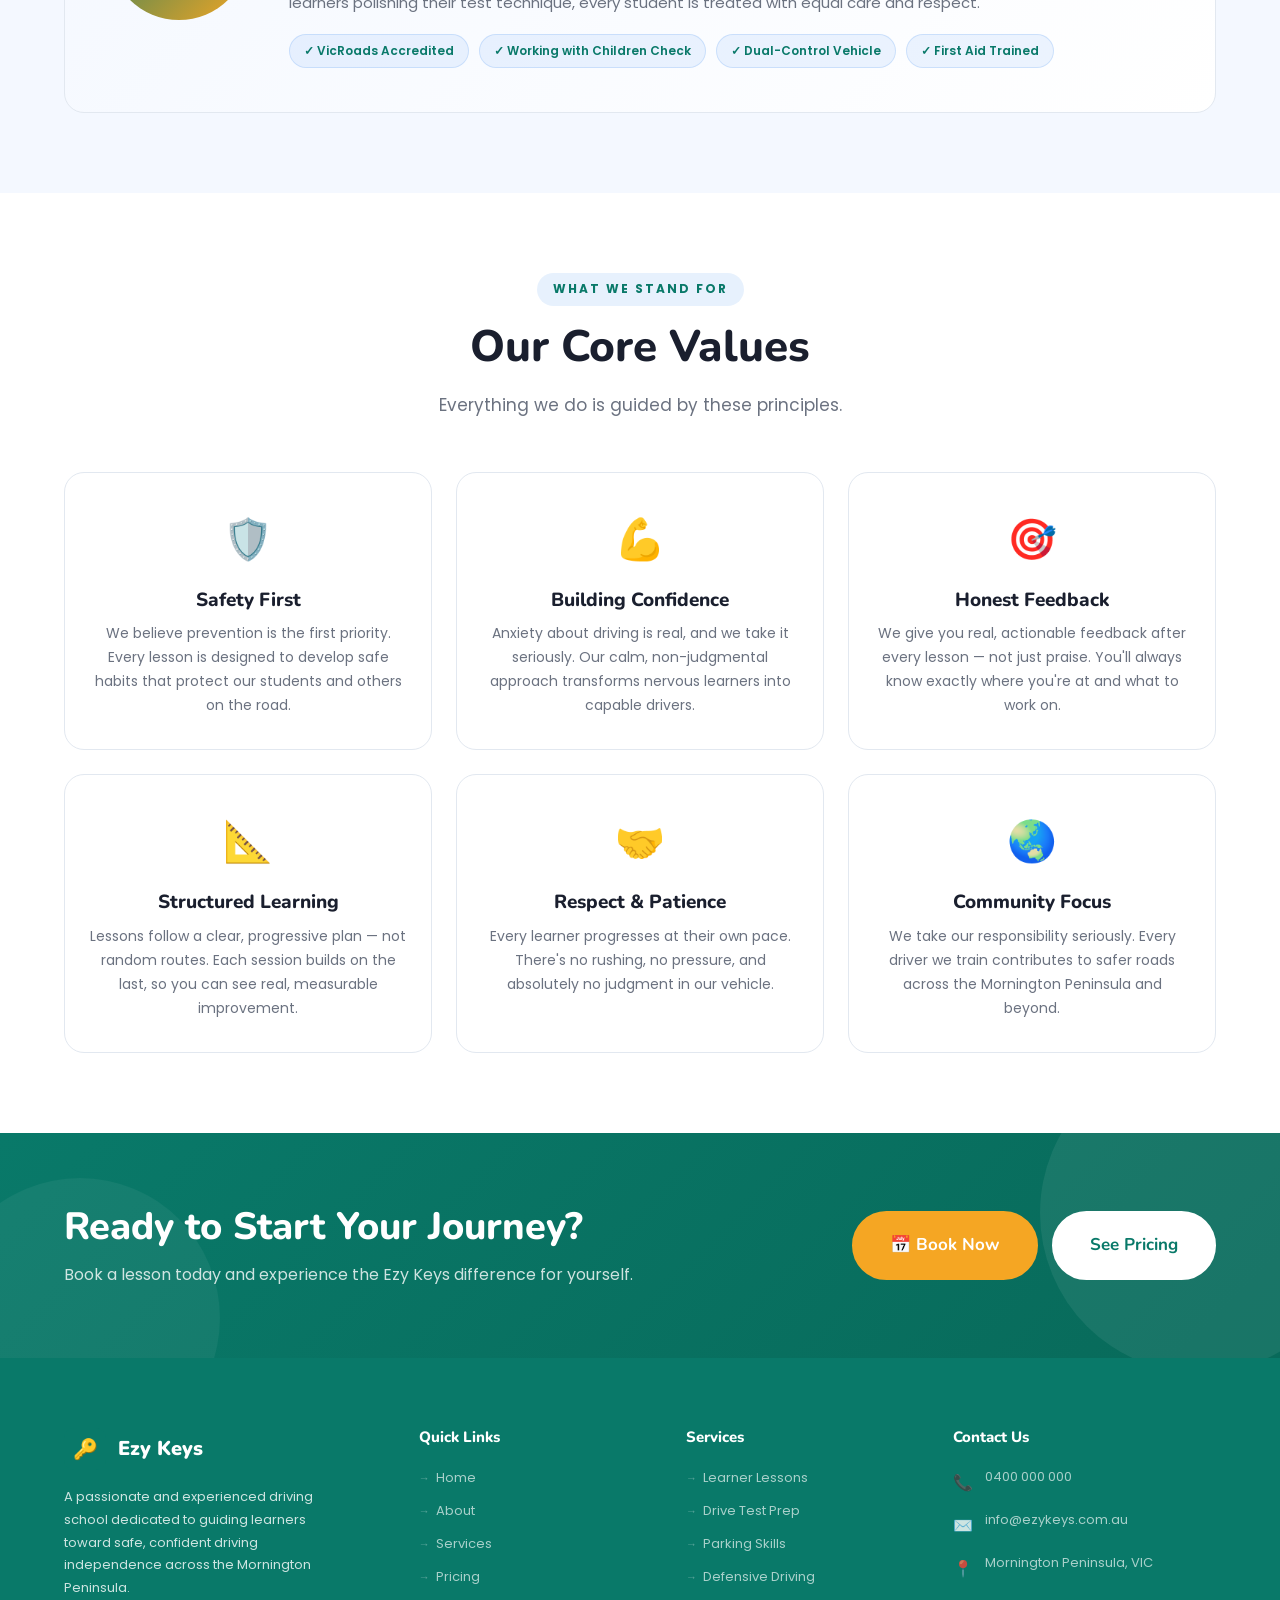
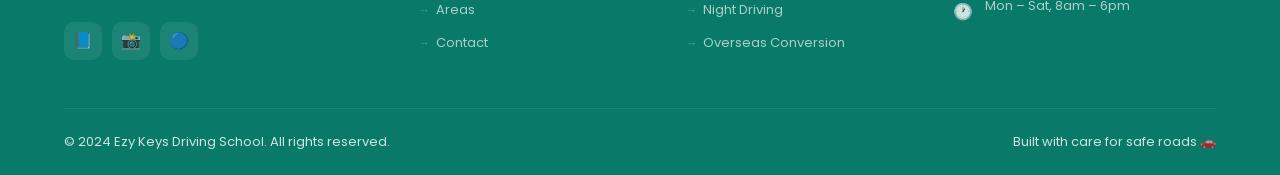
<file: pages/about.html>
<!DOCTYPE html>
<html lang="en">
<head>
  <meta charset="UTF-8" />
  <meta name="viewport" content="width=device-width, initial-scale=1.0" />
  <title>About Us | Ezy Keys Driving School</title>
  <meta name="description" content="Learn about Ezy Keys Driving School — 15+ years of experience teaching safe, stress-free driving on the Mornington Peninsula." />
  <link rel="icon" type="image/png" href="./favicon.svg">
  <link rel="stylesheet" href="../css/style.css" />
  <style>
    .about-intro {
      display: grid;
      grid-template-columns: 1fr 1fr;
      gap: 72px;
      align-items: center;
    }
    @media(max-width:860px){ .about-intro { grid-template-columns:1fr; gap:40px; } }

    .about-visual-stack { display:flex; flex-direction:column; gap:16px; }

    .about-big-stat {
      background: linear-gradient(135deg, var(--primary) 0%, var(--primary-dark) 100%);
      border-radius: var(--radius-lg);
      padding: 40px;
      color: #fff;
      text-align: center;
    }
    .about-big-stat .num {
      font-family: 'Nunito', sans-serif;
      font-size: 72px;
      font-weight: 900;
      line-height: 1;
      color: #fff;
    }
    .about-big-stat .num span { color: var(--accent); }
    .about-big-stat p { color:rgba(255,255,255,0.8); font-size:15px; margin-top:8px; }

    .about-mini-stats {
      display: grid;
      grid-template-columns: 1fr 1fr;
      gap: 16px;
    }
    .about-mini-stat {
      background: #fff;
      border: 1px solid var(--border);
      border-radius: var(--radius);
      padding: 22px;
      text-align: center;
      box-shadow: var(--shadow-sm);
    }
    .about-mini-stat .val {
      font-family: 'Nunito', sans-serif;
      font-size: 32px;
      font-weight: 900;
      color: var(--primary);
    }
    .about-mini-stat p { font-size:13px; color:var(--text-light); margin-top:4px; }

    .values-grid {
      display: grid;
      grid-template-columns: repeat(3, 1fr);
      gap: 24px;
      margin-top: 52px;
    }
    @media(max-width:720px){ .values-grid { grid-template-columns:1fr; } }

    .value-card {
      background: #fff;
      border: 1px solid var(--border);
      border-radius: var(--radius-lg);
      padding: 32px 24px;
      text-align: center;
      transition: all var(--transition);
    }
    .value-card:hover { transform:translateY(-4px); box-shadow:var(--shadow-md); border-color:var(--primary); }
    .value-card .emoji { font-size:40px; margin-bottom:16px; }
    .value-card h3 { font-size:19px; margin-bottom:10px; }
    .value-card p { font-size:14px; color:var(--text-light); line-height:1.7; }

    .instructor-card {
      background: linear-gradient(135deg, var(--bg-light) 0%, #fff 100%);
      border: 1px solid var(--border);
      border-radius: var(--radius-lg);
      padding: 44px;
      display: grid;
      grid-template-columns: auto 1fr;
      gap: 40px;
      align-items: center;
      margin-top: 52px;
    }
    @media(max-width:680px){ .instructor-card { grid-template-columns:1fr; text-align:center; } }

    .instructor-avatar {
      width: 140px; height: 140px;
      border-radius: 50%;
      background: linear-gradient(135deg, var(--primary) 0%, var(--accent) 100%);
      display: flex; align-items:center; justify-content:center;
      font-size: 56px;
      flex-shrink: 0;
    }
    .instructor-name { font-size: 26px; margin-bottom:6px; }
    .instructor-title { font-size:14px; color:var(--primary); font-weight:600; margin-bottom:16px; }
    .instructor-bio { font-size:15px; color:var(--text-light); line-height:1.75; }

    .instructor-badges {
      display: flex; gap:10px; flex-wrap:wrap; margin-top:18px;
    }
    .badge {
      display:inline-flex; align-items:center; gap:6px;
      background: rgba(26,115,232,0.08);
      color: var(--primary);
      border:1px solid rgba(26,115,232,0.15);
      border-radius: 50px;
      padding: 6px 14px;
      font-size:12px;
      font-weight:600;
    }
  </style>
</head>
<body>

  <div class="top-bar">
    <div class="container">
      <div class="top-bar-left">
        <div class="top-bar-item"><span class="icon">📞</span><a href="tel:0400000000">0400 000 000</a></div>
        <div class="top-bar-item"><span class="icon">✉️</span><a href="mailto:info@ezykeys.com.au">info@ezykeys.com.au</a></div>
      </div>
      <div class="top-bar-right">
        <div class="top-bar-item"><span class="icon">📍</span><span>Mornington Peninsula, VIC</span></div>
        <div class="top-bar-item"><span class="icon">🕐</span><span>Mon – Sat: 8am – 6pm</span></div>
      </div>
    </div>
  </div>

   <!-- NAVBAR -->
  <nav class="navbar" id="navbar">
    <div class="container">
      <a href="../index.html" class="nav-logo">
       <div class="nav-logo-icon"><img src="../logo.png" alt="Ezy Keys Logo" /></div>
      </a>
      <ul class="nav-links">
        <li><a href="../index.html">Home</a></li>
        <li><a href="about.html">About</a></li>
        <li><a href="services.html">Services</a></li>
        <li><a href="pricing.html">Pricing</a></li>
        <li><a href="why-90-minutes.html" class="active">Why 90 Minutes</a></li>
        <li><a href="gallery.html">Gallery</a></li>
        <li><a href="areas.html">Areas</a></li>
        <li><a href="contact.html">Contact</a></li>
      </ul>
      <div class="nav-cta">
        <a href="tel:0400000000" class="btn btn-outline btn-sm">📞 Call Us</a>
      </div>
      <div class="nav-toggle" id="navToggle"><span></span><span></span><span></span></div>
    </div>
  </nav>

  <div class="page-hero">
    <div class="container">
      <div class="breadcrumb"><a href="../index.html">Home</a> › <span>About</span></div>
      <h1>About Ezy Keys</h1>
      <p>Passionate about safe driving. Dedicated to making every learner feel capable and confident.</p>
    </div>
  </div>

  <!-- ABOUT INTRO -->
  <section class="section">
    <div class="container">
      <div class="about-intro">
        <div>
          <div class="section-label">Our Story</div>
          <h2 class="section-title">Driving Education Done Right</h2>
          <p style="color:var(--text-light);font-size:15px;line-height:1.8;margin-bottom:20px;">
            EzyKeys was founded on a simple belief: that every learner deserves a calm, structured, and genuinely supportive environment to learn to drive. We believe that good driving habits formed early make for safer roads for everyone.
          </p>
          <p style="color:var(--text-light);font-size:15px;line-height:1.8;margin-bottom:20px;">
            With over 15 years of experience teaching in all road conditions — from quiet suburban streets to busy arterials — we've worked with hundreds of learners of all ages and backgrounds across the Mornington Peninsula.
          </p>
          <p style="color:var(--text-light);font-size:15px;line-height:1.8;margin-bottom:32px;">
            We don't just teach people to pass a test. We develop intelligent, disciplined drivers who contribute to safer roads in Victoria for the long haul.
          </p>
          <a href="contact.html" class="btn btn-primary">Book Your First Lesson →</a>
        </div>

        <div class="about-visual-stack">
          <div class="about-big-stat">
            <div class="num">10<span>+</span></div>
            <p>Years teaching driving on the Mornington Peninsula</p>
          </div>
          <div class="about-mini-stats">
            <div class="about-mini-stat">
              <div class="val">500+</div>
              <p>Students who've passed</p>
            </div>
            <div class="about-mini-stat">
              <div class="val">⭐ 5.0</div>
              <p>Google Reviews rating</p>
            </div>
            <div class="about-mini-stat">
              <div class="val">5+</div>
              <p>Areas served</p>
            </div>
            <div class="about-mini-stat">
              <div class="val">100%</div>
              <p>VicRoads accredited</p>
            </div>
          </div>
        </div>
      </div>
    </div>
  </section>

  <!-- INSTRUCTOR -->
  <section class="section" style="background:var(--bg-light);">
    <div class="container">
      <div class="text-center">
        <div class="section-label">Meet Your Instructor</div>
        <h2 class="section-title">In Safe, Experienced Hands</h2>
      </div>

      <div class="instructor-card">
        <div class="instructor-avatar">🧑‍🏫</div>
        <div>
          <h3 class="instructor-name">Your Ezy Keys Instructor</h3>
          <div class="instructor-title">VicRoads Accredited Driving Instructor · 15+ Years Experience</div>
          <p class="instructor-bio">
            With over 15 years of professional driving instruction and real-world experience across all Victorian road conditions, your Ezy Keys instructor brings genuine expertise and warmth to every lesson. The teaching approach is patient, honest, and structured — designed to build real-world competence, not just pass a test. From nervous first-timers to learners polishing their test technique, every student is treated with equal care and respect.
          </p>
          <div class="instructor-badges">
            <span class="badge">✓ VicRoads Accredited</span>
            <span class="badge">✓ Working with Children Check</span>
            <span class="badge">✓ Dual-Control Vehicle</span>
            <span class="badge">✓ First Aid Trained</span>
          </div>
        </div>
      </div>
    </div>
  </section>

  <!-- VALUES -->
  <section class="section">
    <div class="container">
      <div class="text-center">
        <div class="section-label">What We Stand For</div>
        <h2 class="section-title">Our Core Values</h2>
        <p class="section-subtitle">Everything we do is guided by these principles.</p>
      </div>

      <div class="values-grid">
        <div class="value-card">
          <div class="emoji">🛡️</div>
          <h3>Safety First</h3>
          <p>We believe prevention is the first priority. Every lesson is designed to develop safe habits that protect our students and others on the road.</p>
        </div>
        <div class="value-card">
          <div class="emoji">💪</div>
          <h3>Building Confidence</h3>
          <p>Anxiety about driving is real, and we take it seriously. Our calm, non-judgmental approach transforms nervous learners into capable drivers.</p>
        </div>
        <div class="value-card">
          <div class="emoji">🎯</div>
          <h3>Honest Feedback</h3>
          <p>We give you real, actionable feedback after every lesson — not just praise. You'll always know exactly where you're at and what to work on.</p>
        </div>
        <div class="value-card">
          <div class="emoji">📐</div>
          <h3>Structured Learning</h3>
          <p>Lessons follow a clear, progressive plan — not random routes. Each session builds on the last, so you can see real, measurable improvement.</p>
        </div>
        <div class="value-card">
          <div class="emoji">🤝</div>
          <h3>Respect &amp; Patience</h3>
          <p>Every learner progresses at their own pace. There's no rushing, no pressure, and absolutely no judgment in our vehicle.</p>
        </div>
        <div class="value-card">
          <div class="emoji">🌏</div>
          <h3>Community Focus</h3>
          <p>We take our responsibility seriously. Every driver we train contributes to safer roads across the Mornington Peninsula and beyond.</p>
        </div>
      </div>
    </div>
  </section>

  <!-- CTA -->
  <section class="cta-section">
    <div class="container">
      <div class="cta-content">
        <h2>Ready to Start Your Journey?</h2>
        <p>Book a lesson today and experience the Ezy Keys difference for yourself.</p>
      </div>
      <div class="cta-actions">
        <a href="contact.html" class="btn btn-accent btn-lg">📅 Book Now</a>
        <a href="pricing.html" class="btn btn-white btn-lg">See Pricing</a>
      </div>
    </div>
  </section>

  <footer class="footer">
    <div class="container">
      <div class="footer-grid">
        <div class="footer-about">
          <div class="footer-logo"><div class="footer-logo-icon">🔑</div><div class="footer-logo-name">Ezy Keys</div></div>
          <p>A passionate and experienced driving school dedicated to guiding learners toward safe, confident driving independence across the Mornington Peninsula.</p>
          <div class="footer-socials">
            <a href="#" class="social-btn">📘</a><a href="#" class="social-btn">📸</a><a href="#" class="social-btn">🔵</a>
          </div>
        </div>
        <div class="footer-col">
          <h4>Quick Links</h4>
          <ul class="footer-links">
            <li><a href="../index.html">Home</a></li><li><a href="about.html">About</a></li>
            <li><a href="services.html">Services</a></li><li><a href="pricing.html">Pricing</a></li>
            <li><a href="areas.html">Areas</a></li><li><a href="contact.html">Contact</a></li>
          </ul>
        </div>
        <div class="footer-col">
          <h4>Services</h4>
          <ul class="footer-links">
            <li><a href="services.html">Learner Lessons</a></li><li><a href="services.html">Drive Test Prep</a></li>
            <li><a href="services.html">Parking Skills</a></li><li><a href="services.html">Defensive Driving</a></li>
            <li><a href="services.html">Night Driving</a></li><li><a href="services.html">Overseas Conversion</a></li>
          </ul>
        </div>
        <div class="footer-col">
          <h4>Contact Us</h4>
          <div class="footer-contact-list">
            <div class="footer-contact-item"><span class="icon">📞</span><p><a href="tel:0400000000">0400 000 000</a></p></div>
            <div class="footer-contact-item"><span class="icon">✉️</span><p><a href="mailto:info@ezykeys.com.au">info@ezykeys.com.au</a></p></div>
            <div class="footer-contact-item"><span class="icon">📍</span><p>Mornington Peninsula, VIC</p></div>
            <div class="footer-contact-item"><span class="icon">🕐</span><p>Mon – Sat, 8am – 6pm</p></div>
          </div>
        </div>
      </div>
      <div class="footer-bottom">
        <p>© 2024 Ezy Keys Driving School. All rights reserved.</p>
        <p>Built with care for safe roads 🚗</p>
      </div>
    </div>
  </footer>

  <button class="scroll-top" id="scrollTop">↑</button>
  <script src="../js/main.js"></script>
</body>
</html>
</file>
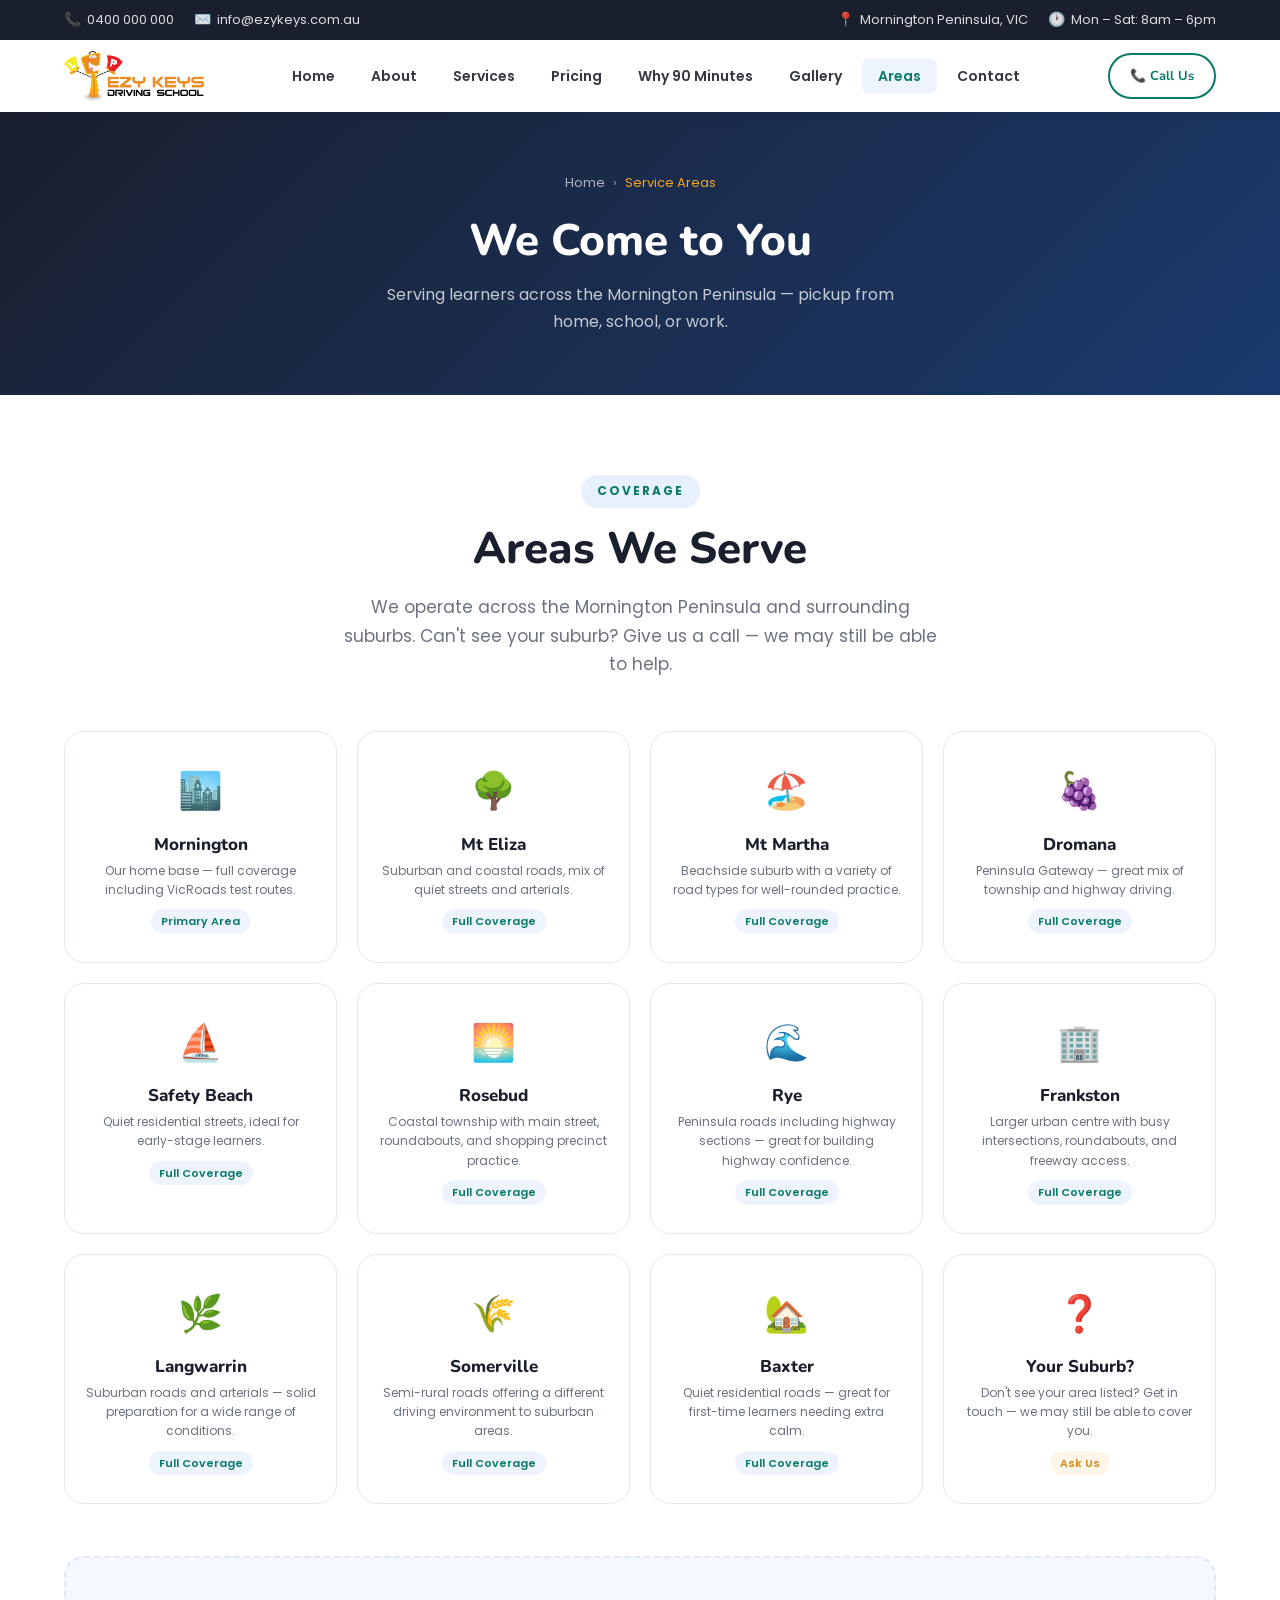
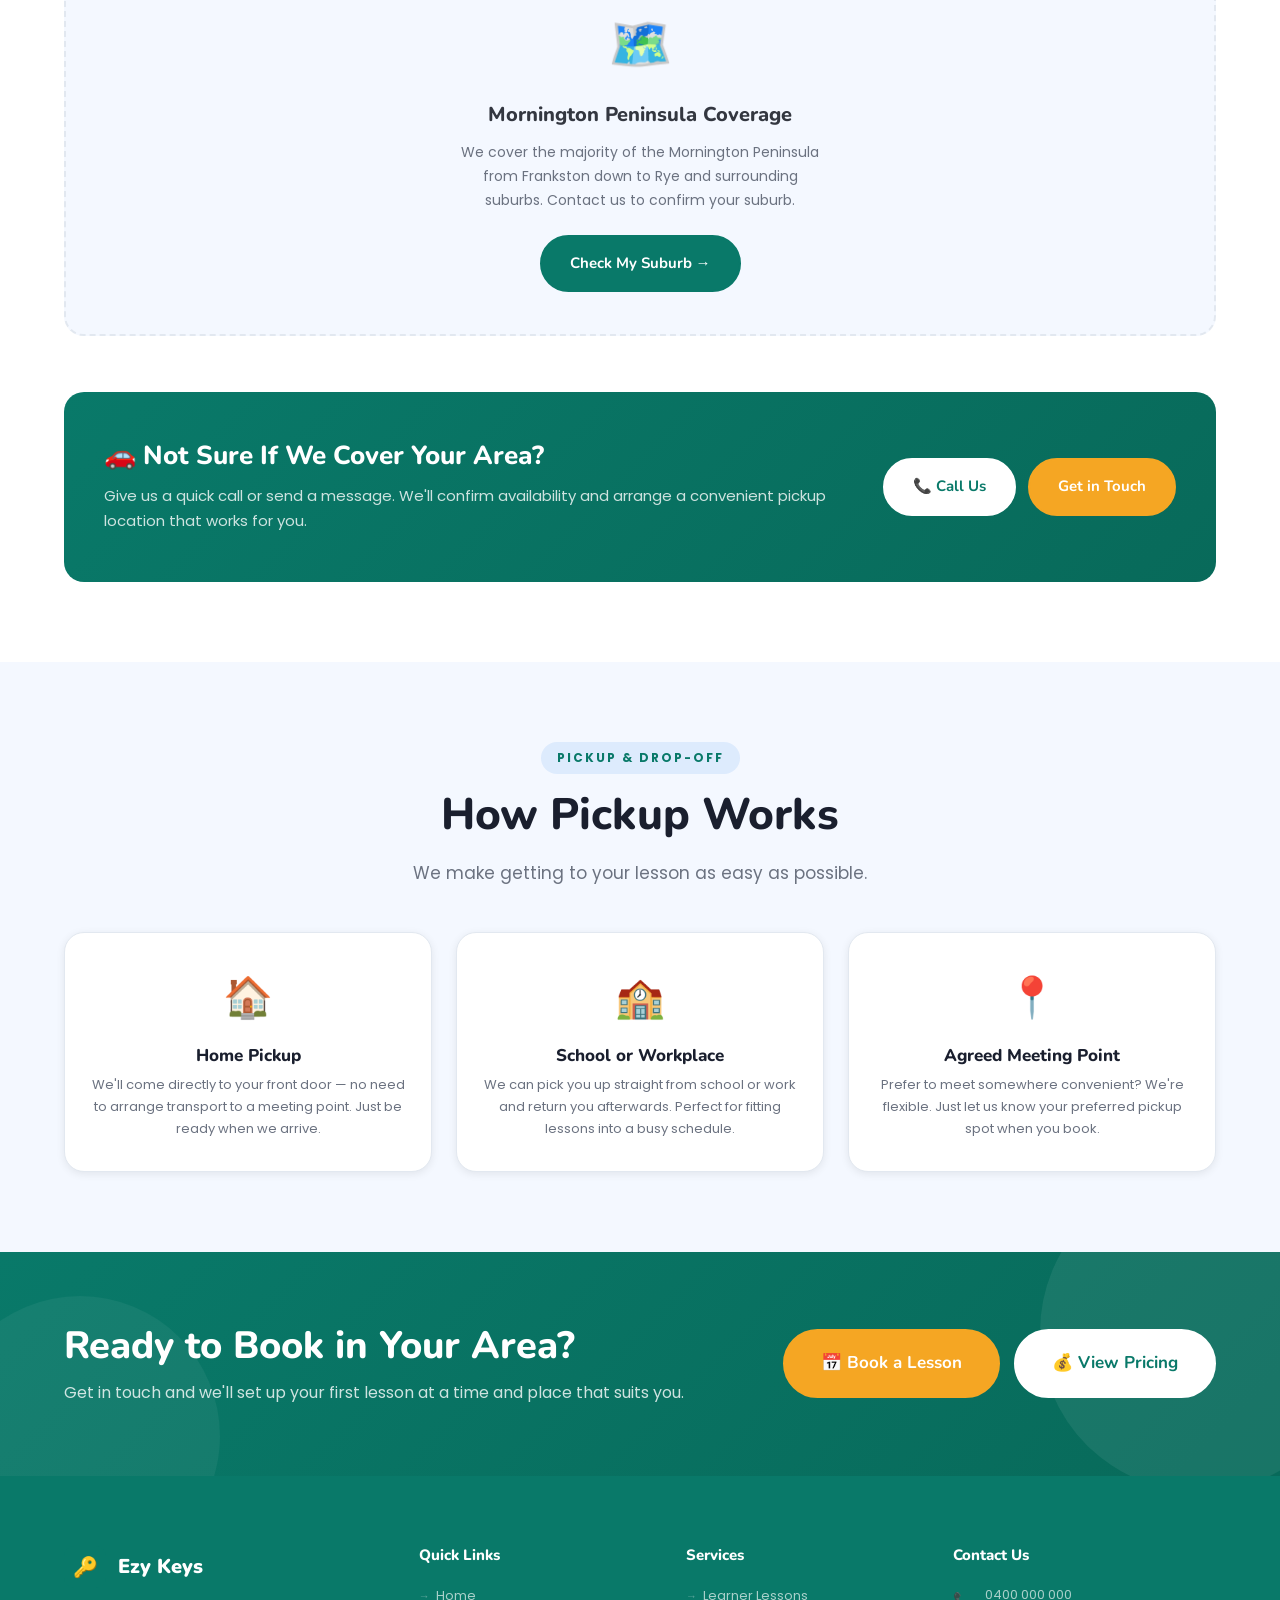
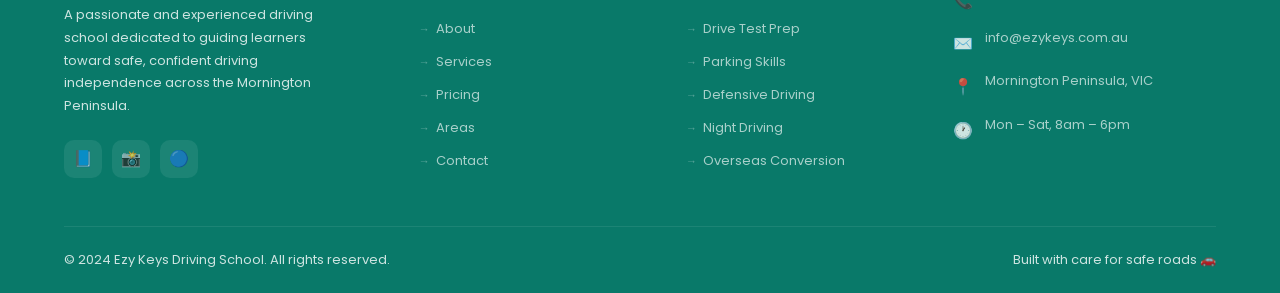
<file: pages/areas.html>
<!DOCTYPE html>
<html lang="en">
<head>
  <meta charset="UTF-8" />
  <meta name="viewport" content="width=device-width, initial-scale=1.0" />
  <title>Service Areas | Ezy Keys Driving School</title>
  <meta name="description" content="Ezy Keys Driving School serves Mornington, Mt Eliza, Mt Martha, Dromana, Safety Beach, Rosebud, Rye, Frankston and surrounding suburbs." />
   <link rel="icon" type="image/png" href="./favicon.svg">
  <link rel="stylesheet" href="../css/style.css" />
  <style>
    .areas-full-grid {
      display: grid;
      grid-template-columns: repeat(4, 1fr);
      gap: 20px;
      margin-top: 52px;
    }
    @media(max-width:900px){ .areas-full-grid { grid-template-columns: repeat(3,1fr); } }
    @media(max-width:600px){ .areas-full-grid { grid-template-columns: repeat(2,1fr); } }

    .area-full-card {
      background: #fff;
      border: 1.5px solid var(--border);
      border-radius: var(--radius-lg);
      padding: 28px 20px;
      text-align: center;
      transition: all var(--transition);
      cursor: default;
    }
    .area-full-card:hover {
      border-color: var(--primary);
      box-shadow: var(--shadow-md);
      transform: translateY(-4px);
    }
    .area-full-card .area-emoji { font-size: 36px; margin-bottom: 12px; }
    .area-full-card h3 { font-size: 17px; margin-bottom: 6px; }
    .area-full-card p { font-size: 12px; color: var(--text-light); line-height: 1.6; }
    .area-full-card .area-tag {
      display: inline-block;
      background: rgba(26,115,232,0.08);
      color: var(--primary);
      font-size: 11px;
      font-weight: 600;
      padding: 3px 10px;
      border-radius: 50px;
      margin-top: 10px;
    }

    .coverage-banner {
      background: linear-gradient(135deg, var(--primary) 0%, var(--primary-dark) 100%);
      border-radius: var(--radius-lg);
      padding: 48px 40px;
      color: #fff;
      display: grid;
      grid-template-columns: 1fr auto;
      align-items: center;
      gap: 40px;
      margin-top: 56px;
    }
    @media(max-width:700px){ .coverage-banner { grid-template-columns:1fr; gap:24px; } }
    .coverage-banner h3 { color:#fff; font-size:26px; margin-bottom:10px; }
    .coverage-banner p { color:rgba(255,255,255,0.8); font-size:15px; }

    .map-placeholder {
      background: var(--bg-light);
      border: 2px dashed var(--border);
      border-radius: var(--radius-lg);
      height: 380px;
      display: flex;
      flex-direction: column;
      align-items: center;
      justify-content: center;
      gap: 14px;
      margin-top: 52px;
      color: var(--text-light);
    }
    .map-placeholder .map-icon { font-size: 52px; }
    .map-placeholder h3 { font-size: 20px; color: var(--text); }
    .map-placeholder p { font-size: 14px; max-width: 360px; text-align: center; }

    .pickup-section {
      background: var(--bg-light);
    }
    .pickup-grid {
      display: grid;
      grid-template-columns: repeat(3,1fr);
      gap: 24px;
      margin-top: 44px;
    }
    @media(max-width:720px){ .pickup-grid { grid-template-columns:1fr; } }
    .pickup-card {
      background: #fff;
      border: 1px solid var(--border);
      border-radius: var(--radius-lg);
      padding: 30px 24px;
      text-align: center;
      box-shadow: var(--shadow-sm);
    }
    .pickup-card .p-icon { font-size:40px; margin-bottom:14px; }
    .pickup-card h4 { font-size:17px; margin-bottom:8px; }
    .pickup-card p { font-size:13px; color:var(--text-light); line-height:1.7; }
  </style>
</head>
<body>

  <div class="top-bar">
    <div class="container">
      <div class="top-bar-left">
        <div class="top-bar-item"><span class="icon">📞</span><a href="tel:0400000000">0400 000 000</a></div>
        <div class="top-bar-item"><span class="icon">✉️</span><a href="mailto:info@ezykeys.com.au">info@ezykeys.com.au</a></div>
      </div>
      <div class="top-bar-right">
        <div class="top-bar-item"><span class="icon">📍</span><span>Mornington Peninsula, VIC</span></div>
        <div class="top-bar-item"><span class="icon">🕐</span><span>Mon – Sat: 8am – 6pm</span></div>
      </div>
    </div>
  </div>

   <!-- NAVBAR -->
  <nav class="navbar" id="navbar">
    <div class="container">
      <a href="../index.html" class="nav-logo">
       <div class="nav-logo-icon"><img src="../logo.png" alt="Ezy Keys Logo" /></div>
      </a>
      <ul class="nav-links">
        <li><a href="../index.html">Home</a></li>
        <li><a href="about.html">About</a></li>
        <li><a href="services.html">Services</a></li>
        <li><a href="pricing.html">Pricing</a></li>
        <li><a href="why-90-minutes.html" class="active">Why 90 Minutes</a></li>
        <li><a href="gallery.html">Gallery</a></li>
        <li><a href="areas.html">Areas</a></li>
        <li><a href="contact.html">Contact</a></li>
      </ul>
      <div class="nav-cta">
        <a href="tel:0400000000" class="btn btn-outline btn-sm">📞 Call Us</a>
      </div>
      <div class="nav-toggle" id="navToggle"><span></span><span></span><span></span></div>
    </div>
  </nav>

  <div class="page-hero">
    <div class="container">
      <div class="breadcrumb"><a href="../index.html">Home</a> › <span>Service Areas</span></div>
      <h1>We Come to You</h1>
      <p>Serving learners across the Mornington Peninsula — pickup from home, school, or work.</p>
    </div>
  </div>

  <!-- AREAS GRID -->
  <section class="section">
    <div class="container">
      <div class="text-center">
        <div class="section-label">Coverage</div>
        <h2 class="section-title">Areas We Serve</h2>
        <p class="section-subtitle">
          We operate across the Mornington Peninsula and surrounding suburbs.
          Can't see your suburb? Give us a call — we may still be able to help.
        </p>
      </div>

      <div class="areas-full-grid">
        <div class="area-full-card">
          <div class="area-emoji">🏙️</div>
          <h3>Mornington</h3>
          <p>Our home base — full coverage including VicRoads test routes.</p>
          <span class="area-tag">Primary Area</span>
        </div>
        <div class="area-full-card">
          <div class="area-emoji">🌳</div>
          <h3>Mt Eliza</h3>
          <p>Suburban and coastal roads, mix of quiet streets and arterials.</p>
          <span class="area-tag">Full Coverage</span>
        </div>
        <div class="area-full-card">
          <div class="area-emoji">🏖️</div>
          <h3>Mt Martha</h3>
          <p>Beachside suburb with a variety of road types for well-rounded practice.</p>
          <span class="area-tag">Full Coverage</span>
        </div>
        <div class="area-full-card">
          <div class="area-emoji">🍇</div>
          <h3>Dromana</h3>
          <p>Peninsula Gateway — great mix of township and highway driving.</p>
          <span class="area-tag">Full Coverage</span>
        </div>
        <div class="area-full-card">
          <div class="area-emoji">⛵</div>
          <h3>Safety Beach</h3>
          <p>Quiet residential streets, ideal for early-stage learners.</p>
          <span class="area-tag">Full Coverage</span>
        </div>
        <div class="area-full-card">
          <div class="area-emoji">🌅</div>
          <h3>Rosebud</h3>
          <p>Coastal township with main street, roundabouts, and shopping precinct practice.</p>
          <span class="area-tag">Full Coverage</span>
        </div>
        <div class="area-full-card">
          <div class="area-emoji">🌊</div>
          <h3>Rye</h3>
          <p>Peninsula roads including highway sections — great for building highway confidence.</p>
          <span class="area-tag">Full Coverage</span>
        </div>
        <div class="area-full-card">
          <div class="area-emoji">🏢</div>
          <h3>Frankston</h3>
          <p>Larger urban centre with busy intersections, roundabouts, and freeway access.</p>
          <span class="area-tag">Full Coverage</span>
        </div>
        <div class="area-full-card">
          <div class="area-emoji">🌿</div>
          <h3>Langwarrin</h3>
          <p>Suburban roads and arterials — solid preparation for a wide range of conditions.</p>
          <span class="area-tag">Full Coverage</span>
        </div>
        <div class="area-full-card">
          <div class="area-emoji">🌾</div>
          <h3>Somerville</h3>
          <p>Semi-rural roads offering a different driving environment to suburban areas.</p>
          <span class="area-tag">Full Coverage</span>
        </div>
        <div class="area-full-card">
          <div class="area-emoji">🏡</div>
          <h3>Baxter</h3>
          <p>Quiet residential roads — great for first-time learners needing extra calm.</p>
          <span class="area-tag">Full Coverage</span>
        </div>
        <div class="area-full-card">
          <div class="area-emoji">❓</div>
          <h3>Your Suburb?</h3>
          <p>Don't see your area listed? Get in touch — we may still be able to cover you.</p>
          <span class="area-tag" style="background:rgba(245,166,35,0.1);color:var(--accent-dark);">Ask Us</span>
        </div>
      </div>

      <!-- Map placeholder -->
      <div class="map-placeholder">
        <div class="map-icon">🗺️</div>
        <h3>Mornington Peninsula Coverage</h3>
        <p>We cover the majority of the Mornington Peninsula from Frankston down to Rye and surrounding suburbs. Contact us to confirm your suburb.</p>
        <a href="contact.html" class="btn btn-primary" style="margin-top:8px;">Check My Suburb →</a>
      </div>

      <!-- Coverage banner -->
      <div class="coverage-banner">
        <div>
          <h3>🚗 Not Sure If We Cover Your Area?</h3>
          <p>Give us a quick call or send a message. We'll confirm availability and arrange a convenient pickup location that works for you.</p>
        </div>
        <div style="display:flex;gap:12px;flex-wrap:wrap;flex-shrink:0;">
          <a href="tel:0400000000" class="btn btn-white">📞 Call Us</a>
          <a href="contact.html" class="btn btn-accent">Get in Touch</a>
        </div>
      </div>
    </div>
  </section>

  <!-- PICKUP INFO -->
  <section class="section pickup-section">
    <div class="container">
      <div class="text-center">
        <div class="section-label">Pickup &amp; Drop-off</div>
        <h2 class="section-title">How Pickup Works</h2>
        <p class="section-subtitle">We make getting to your lesson as easy as possible.</p>
      </div>

      <div class="pickup-grid">
        <div class="pickup-card">
          <div class="p-icon">🏠</div>
          <h4>Home Pickup</h4>
          <p>We'll come directly to your front door — no need to arrange transport to a meeting point. Just be ready when we arrive.</p>
        </div>
        <div class="pickup-card">
          <div class="p-icon">🏫</div>
          <h4>School or Workplace</h4>
          <p>We can pick you up straight from school or work and return you afterwards. Perfect for fitting lessons into a busy schedule.</p>
        </div>
        <div class="pickup-card">
          <div class="p-icon">📍</div>
          <h4>Agreed Meeting Point</h4>
          <p>Prefer to meet somewhere convenient? We're flexible. Just let us know your preferred pickup spot when you book.</p>
        </div>
      </div>
    </div>
  </section>

  <!-- CTA -->
  <section class="cta-section">
    <div class="container">
      <div class="cta-content">
        <h2>Ready to Book in Your Area?</h2>
        <p>Get in touch and we'll set up your first lesson at a time and place that suits you.</p>
      </div>
      <div class="cta-actions">
        <a href="contact.html" class="btn btn-accent btn-lg">📅 Book a Lesson</a>
        <a href="pricing.html" class="btn btn-white btn-lg">💰 View Pricing</a>
      </div>
    </div>
  </section>

  <footer class="footer">
    <div class="container">
      <div class="footer-grid">
        <div class="footer-about">
          <div class="footer-logo"><div class="footer-logo-icon">🔑</div><div class="footer-logo-name">Ezy Keys</div></div>
          <p>A passionate and experienced driving school dedicated to guiding learners toward safe, confident driving independence across the Mornington Peninsula.</p>
          <div class="footer-socials">
            <a href="#" class="social-btn">📘</a><a href="#" class="social-btn">📸</a><a href="#" class="social-btn">🔵</a>
          </div>
        </div>
        <div class="footer-col">
          <h4>Quick Links</h4>
          <ul class="footer-links">
            <li><a href="../index.html">Home</a></li><li><a href="about.html">About</a></li>
            <li><a href="services.html">Services</a></li><li><a href="pricing.html">Pricing</a></li>
            <li><a href="areas.html">Areas</a></li><li><a href="contact.html">Contact</a></li>
          </ul>
        </div>
        <div class="footer-col">
          <h4>Services</h4>
          <ul class="footer-links">
            <li><a href="services.html">Learner Lessons</a></li><li><a href="services.html">Drive Test Prep</a></li>
            <li><a href="services.html">Parking Skills</a></li><li><a href="services.html">Defensive Driving</a></li>
            <li><a href="services.html">Night Driving</a></li><li><a href="services.html">Overseas Conversion</a></li>
          </ul>
        </div>
        <div class="footer-col">
          <h4>Contact Us</h4>
          <div class="footer-contact-list">
            <div class="footer-contact-item"><span class="icon">📞</span><p><a href="tel:0400000000">0400 000 000</a></p></div>
            <div class="footer-contact-item"><span class="icon">✉️</span><p><a href="mailto:info@ezykeys.com.au">info@ezykeys.com.au</a></p></div>
            <div class="footer-contact-item"><span class="icon">📍</span><p>Mornington Peninsula, VIC</p></div>
            <div class="footer-contact-item"><span class="icon">🕐</span><p>Mon – Sat, 8am – 6pm</p></div>
          </div>
        </div>
      </div>
      <div class="footer-bottom">
        <p>© 2024 Ezy Keys Driving School. All rights reserved.</p>
        <p>Built with care for safe roads 🚗</p>
      </div>
    </div>
  </footer>

  <button class="scroll-top" id="scrollTop">↑</button>
  <script src="../js/main.js"></script>
</body>
</html>
</file>
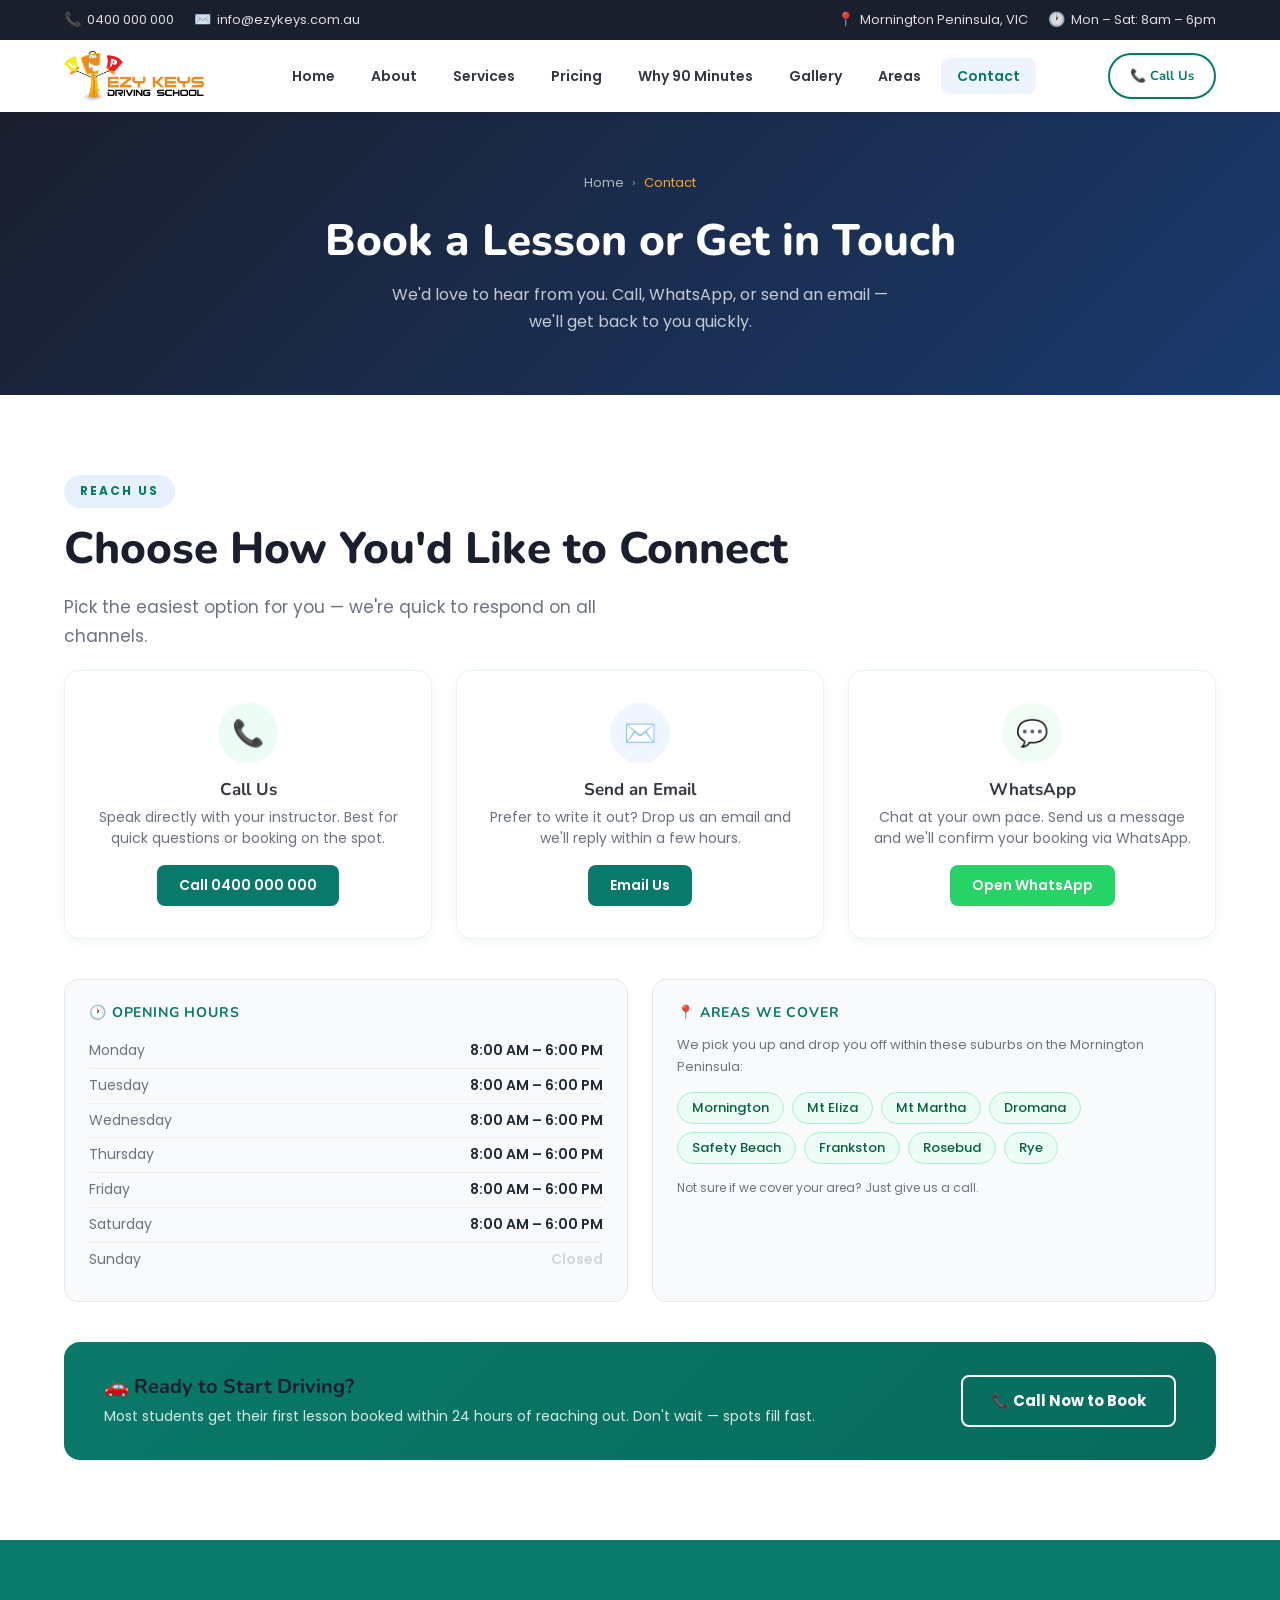
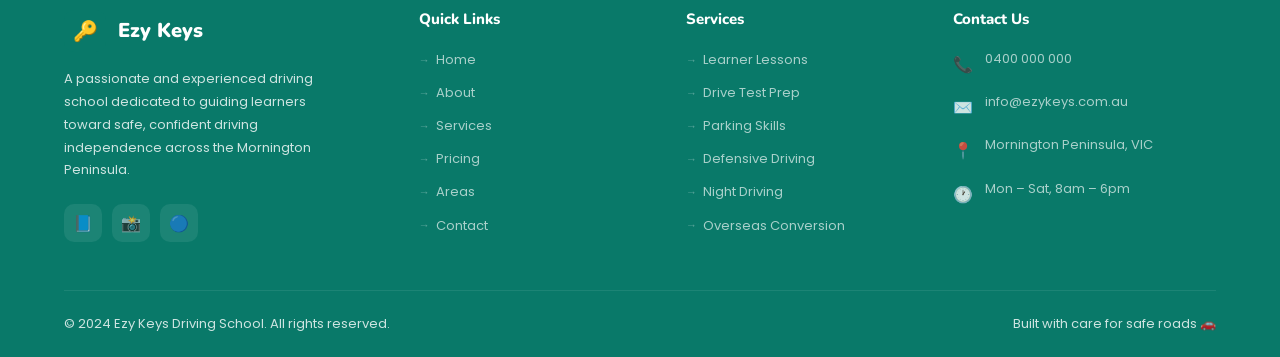
<file: pages/contact.html>
<!DOCTYPE html>
<html lang="en">
<head>
  <meta charset="UTF-8" />
  <meta name="viewport" content="width=device-width, initial-scale=1.0" />
  <title>Contact & Book | Ezy Keys Driving School</title>
  <meta name="description" content="Book a driving lesson with Ezy Keys on the Mornington Peninsula. Call, email, or fill in our quick booking form." />
    <link rel="icon" type="image/png" href="./favicon.svg">
  <link rel="stylesheet" href="../css/style.css" />
  <style>
    /* ── Contact reach cards ── */
    .reach-grid {
      display: grid;
      grid-template-columns: repeat(auto-fit, minmax(220px, 1fr));
      gap: 24px;
      margin-top: 20px;
    }

    .reach-card {
      background: #fff;
      border: 1.5px solid #e8f5f2;
      border-radius: 16px;
      padding: 32px 24px;
      text-align: center;
      box-shadow: 0 2px 12px rgba(9,121,105,0.06);
      transition: transform 0.2s, box-shadow 0.2s;
      text-decoration: none;
      color: inherit;
      display: block;
    }

    .reach-card:hover {
      transform: translateY(-4px);
      box-shadow: 0 8px 28px rgba(9,121,105,0.13);
      border-color: #097969;
    }

    .reach-card-icon {
      width: 60px;
      height: 60px;
      border-radius: 50%;
      display: flex;
      align-items: center;
      justify-content: center;
      font-size: 26px;
      margin: 0 auto 16px;
    }

    .reach-card-icon.green  { background: #ecfdf5; }
    .reach-card-icon.blue   { background: #eff6ff; }
    .reach-card-icon.wa     { background: #f0fdf4; }

    .reach-card h3 {
      font-size: 17px;
      font-weight: 700;
      color: var(--text, #1f2937);
      margin-bottom: 6px;
    }

    .reach-card p {
      font-size: 14px;
      color: var(--text-light, #6b7280);
      margin-bottom: 16px;
      line-height: 1.5;
    }

    .reach-card .reach-cta {
      display: inline-block;
      padding: 9px 22px;
      border-radius: 8px;
      font-size: 14px;
      font-weight: 600;
      background: #097969;
      color: #fff;
      text-decoration: none;
      transition: background 0.2s;
    }

    .reach-card:hover .reach-cta {
      background: #076b5c;
    }

    .reach-card.wa-card .reach-cta {
      background: #25d366;
    }

    .reach-card.wa-card:hover .reach-cta {
      background: #1ebe5d;
    }

    /* ── Hours + Area block ── */
    .contact-meta-grid {
      display: grid;
      grid-template-columns: 1fr 1fr;
      gap: 24px;
      margin-top: 40px;
    }

    @media (max-width: 640px) {
      .contact-meta-grid { grid-template-columns: 1fr; }
    }

    .contact-meta-card {
      background: #f9fafb;
      border: 1px solid #e5e7eb;
      border-radius: 14px;
      padding: 24px;
    }

    .contact-meta-card h4 {
      font-size: 14px;
      font-weight: 700;
      text-transform: uppercase;
      letter-spacing: 0.06em;
      color: #097969;
      margin-bottom: 12px;
    }

    .hours-list {
      list-style: none;
      padding: 0;
      margin: 0;
    }

    .hours-list li {
      display: flex;
      justify-content: space-between;
      font-size: 14px;
      color: var(--text-light, #6b7280);
      padding: 5px 0;
      border-bottom: 1px solid #f0f0f0;
    }

    .hours-list li:last-child { border-bottom: none; }
    .hours-list li span:last-child { font-weight: 600; color: #1f2937; }
    .hours-list li.closed span:last-child { color: #d1d5db; }

    .area-tags {
      display: flex;
      flex-wrap: wrap;
      gap: 8px;
      margin-top: 4px;
    }

    .area-tag {
      background: #ecfdf5;
      color: #065f46;
      border: 1px solid #a7f3d0;
      border-radius: 20px;
      padding: 4px 14px;
      font-size: 13px;
      font-weight: 500;
    }

    /* ── Response promise banner ── */
    .response-banner {
      margin-top: 40px;
      background: linear-gradient(135deg, #097969, #076b5c);
      border-radius: 16px;
      padding: 32px 40px;
      display: flex;
      align-items: center;
      justify-content: space-between;
      gap: 24px;
      flex-wrap: wrap;
      color: #fff;
    }

    .response-banner-text h3 {
      font-size: 20px;
      font-weight: 700;
      margin-bottom: 6px;
    }

    .response-banner-text p {
      font-size: 14px;
      opacity: 0.85;
    }

    .response-banner .btn-white-outline {
      display: inline-block;
      padding: 11px 28px;
      border: 2px solid #fff;
      border-radius: 8px;
      color: #fff;
      font-weight: 700;
      font-size: 15px;
      text-decoration: none;
      white-space: nowrap;
      transition: background 0.2s, color 0.2s;
    }

    .response-banner .btn-white-outline:hover {
      background: #fff;
      color: #097969;
    }
  </style>
</head>
<body>

  <div class="top-bar">
    <div class="container">
      <div class="top-bar-left">
        <div class="top-bar-item"><span class="icon">📞</span><a href="tel:0400000000">0400 000 000</a></div>
        <div class="top-bar-item"><span class="icon">✉️</span><a href="mailto:info@ezykeys.com.au">info@ezykeys.com.au</a></div>
      </div>
      <div class="top-bar-right">
        <div class="top-bar-item"><span class="icon">📍</span><span>Mornington Peninsula, VIC</span></div>
        <div class="top-bar-item"><span class="icon">🕐</span><span>Mon – Sat: 8am – 6pm</span></div>
      </div>
    </div>
  </div>

  <!-- NAVBAR -->
  <nav class="navbar" id="navbar">
    <div class="container">
      <a href="../index.html" class="nav-logo">
        <div class="nav-logo-icon"><img src="../logo.png" alt="Ezy Keys Logo" /></div>
      </a>
      <ul class="nav-links">
        <li><a href="../index.html">Home</a></li>
        <li><a href="about.html">About</a></li>
        <li><a href="services.html">Services</a></li>
        <li><a href="pricing.html">Pricing</a></li>
        <li><a href="why-90-minutes.html">Why 90 Minutes</a></li>
        <li><a href="gallery.html">Gallery</a></li>
        <li><a href="areas.html">Areas</a></li>
        <li><a href="contact.html" class="active">Contact</a></li>
      </ul>
      <div class="nav-cta">
        <a href="tel:0400000000" class="btn btn-outline btn-sm">📞 Call Us</a>
      </div>
      <div class="nav-toggle" id="navToggle"><span></span><span></span><span></span></div>
    </div>
  </nav>

  <div class="page-hero">
    <div class="container">
      <div class="breadcrumb"><a href="../index.html">Home</a> › <span>Contact</span></div>
      <h1>Book a Lesson or Get in Touch</h1>
      <p>We'd love to hear from you. Call, WhatsApp, or send an email — we'll get back to you quickly.</p>
    </div>
  </div>

  <!-- CONTACT SECTION -->
  <section class="section">
    <div class="container">

      <div class="section-label">Reach Us</div>
      <h2 class="section-title">Choose How You'd Like to Connect</h2>
      <p class="section-subtitle" style="margin-bottom: 0;">Pick the easiest option for you — we're quick to respond on all channels.</p>

      <!-- 3 reach cards -->
      <div class="reach-grid">

        <a href="tel:0400000000" class="reach-card">
          <div class="reach-card-icon green">📞</div>
          <h3>Call Us</h3>
          <p>Speak directly with your instructor. Best for quick questions or booking on the spot.</p>
          <span class="reach-cta">Call 0400 000 000</span>
        </a>

        <a href="mailto:info@ezykeys.com.au" class="reach-card">
          <div class="reach-card-icon blue">✉️</div>
          <h3>Send an Email</h3>
          <p>Prefer to write it out? Drop us an email and we'll reply within a few hours.</p>
          <span class="reach-cta">Email Us</span>
        </a>

        <a href="https://wa.me/61400000000?text=Hi%2C%20I%27d%20like%20to%20book%20a%20driving%20lesson%20with%20Ezy%20Keys." class="reach-card wa-card" target="_blank" rel="noopener">
          <div class="reach-card-icon wa">💬</div>
          <h3>WhatsApp</h3>
          <p>Chat at your own pace. Send us a message and we'll confirm your booking via WhatsApp.</p>
          <span class="reach-cta">Open WhatsApp</span>
        </a>

      </div>

      <!-- Hours + Areas -->
      <div class="contact-meta-grid">

        <div class="contact-meta-card">
          <h4>🕐 Opening Hours</h4>
          <ul class="hours-list">
            <li><span>Monday</span><span>8:00 AM – 6:00 PM</span></li>
            <li><span>Tuesday</span><span>8:00 AM – 6:00 PM</span></li>
            <li><span>Wednesday</span><span>8:00 AM – 6:00 PM</span></li>
            <li><span>Thursday</span><span>8:00 AM – 6:00 PM</span></li>
            <li><span>Friday</span><span>8:00 AM – 6:00 PM</span></li>
            <li><span>Saturday</span><span>8:00 AM – 6:00 PM</span></li>
            <li class="closed"><span>Sunday</span><span>Closed</span></li>
          </ul>
        </div>

        <div class="contact-meta-card">
          <h4>📍 Areas We Cover</h4>
          <p style="font-size:13px;color:var(--text-light,#6b7280);margin-bottom:14px;">We pick you up and drop you off within these suburbs on the Mornington Peninsula:</p>
          <div class="area-tags">
            <span class="area-tag">Mornington</span>
            <span class="area-tag">Mt Eliza</span>
            <span class="area-tag">Mt Martha</span>
            <span class="area-tag">Dromana</span>
            <span class="area-tag">Safety Beach</span>
            <span class="area-tag">Frankston</span>
            <span class="area-tag">Rosebud</span>
            <span class="area-tag">Rye</span>
          </div>
          <p style="font-size:12px;color:var(--text-light,#6b7280);margin-top:14px;">Not sure if we cover your area? Just give us a call.</p>
        </div>

      </div>

      <!-- Response promise -->
      <div class="response-banner">
        <div class="response-banner-text">
          <h3>🚗 Ready to Start Driving?</h3>
          <p>Most students get their first lesson booked within 24 hours of reaching out. Don't wait — spots fill fast.</p>
        </div>
        <a href="tel:0400000000" class="btn-white-outline">📞 Call Now to Book</a>
      </div>

    </div>
  </section>

  <!-- FOOTER -->
  <footer class="footer">
    <div class="container">
      <div class="footer-grid">
        <div class="footer-about">
          <div class="footer-logo"><div class="footer-logo-icon">🔑</div><div class="footer-logo-name">Ezy Keys</div></div>
          <p>A passionate and experienced driving school dedicated to guiding learners toward safe, confident driving independence across the Mornington Peninsula.</p>
          <div class="footer-socials">
            <a href="#" class="social-btn">📘</a><a href="#" class="social-btn">📸</a><a href="#" class="social-btn">🔵</a>
          </div>
        </div>
        <div class="footer-col">
          <h4>Quick Links</h4>
          <ul class="footer-links">
            <li><a href="../index.html">Home</a></li>
            <li><a href="about.html">About</a></li>
            <li><a href="services.html">Services</a></li>
            <li><a href="pricing.html">Pricing</a></li>
            <li><a href="areas.html">Areas</a></li>
            <li><a href="contact.html">Contact</a></li>
          </ul>
        </div>
        <div class="footer-col">
          <h4>Services</h4>
          <ul class="footer-links">
            <li><a href="services.html">Learner Lessons</a></li>
            <li><a href="services.html">Drive Test Prep</a></li>
            <li><a href="services.html">Parking Skills</a></li>
            <li><a href="services.html">Defensive Driving</a></li>
            <li><a href="services.html">Night Driving</a></li>
            <li><a href="services.html">Overseas Conversion</a></li>
          </ul>
        </div>
        <div class="footer-col">
          <h4>Contact Us</h4>
          <div class="footer-contact-list">
            <div class="footer-contact-item"><span class="icon">📞</span><p><a href="tel:0400000000">0400 000 000</a></p></div>
            <div class="footer-contact-item"><span class="icon">✉️</span><p><a href="mailto:info@ezykeys.com.au">info@ezykeys.com.au</a></p></div>
            <div class="footer-contact-item"><span class="icon">📍</span><p>Mornington Peninsula, VIC</p></div>
            <div class="footer-contact-item"><span class="icon">🕐</span><p>Mon – Sat, 8am – 6pm</p></div>
          </div>
        </div>
      </div>
      <div class="footer-bottom">
        <p>© 2024 Ezy Keys Driving School. All rights reserved.</p>
        <p>Built with care for safe roads 🚗</p>
      </div>
    </div>
  </footer>

  <button class="scroll-top" id="scrollTop">↑</button>
  <script src="../js/main.js"></script>
</body>
</html>
</file>
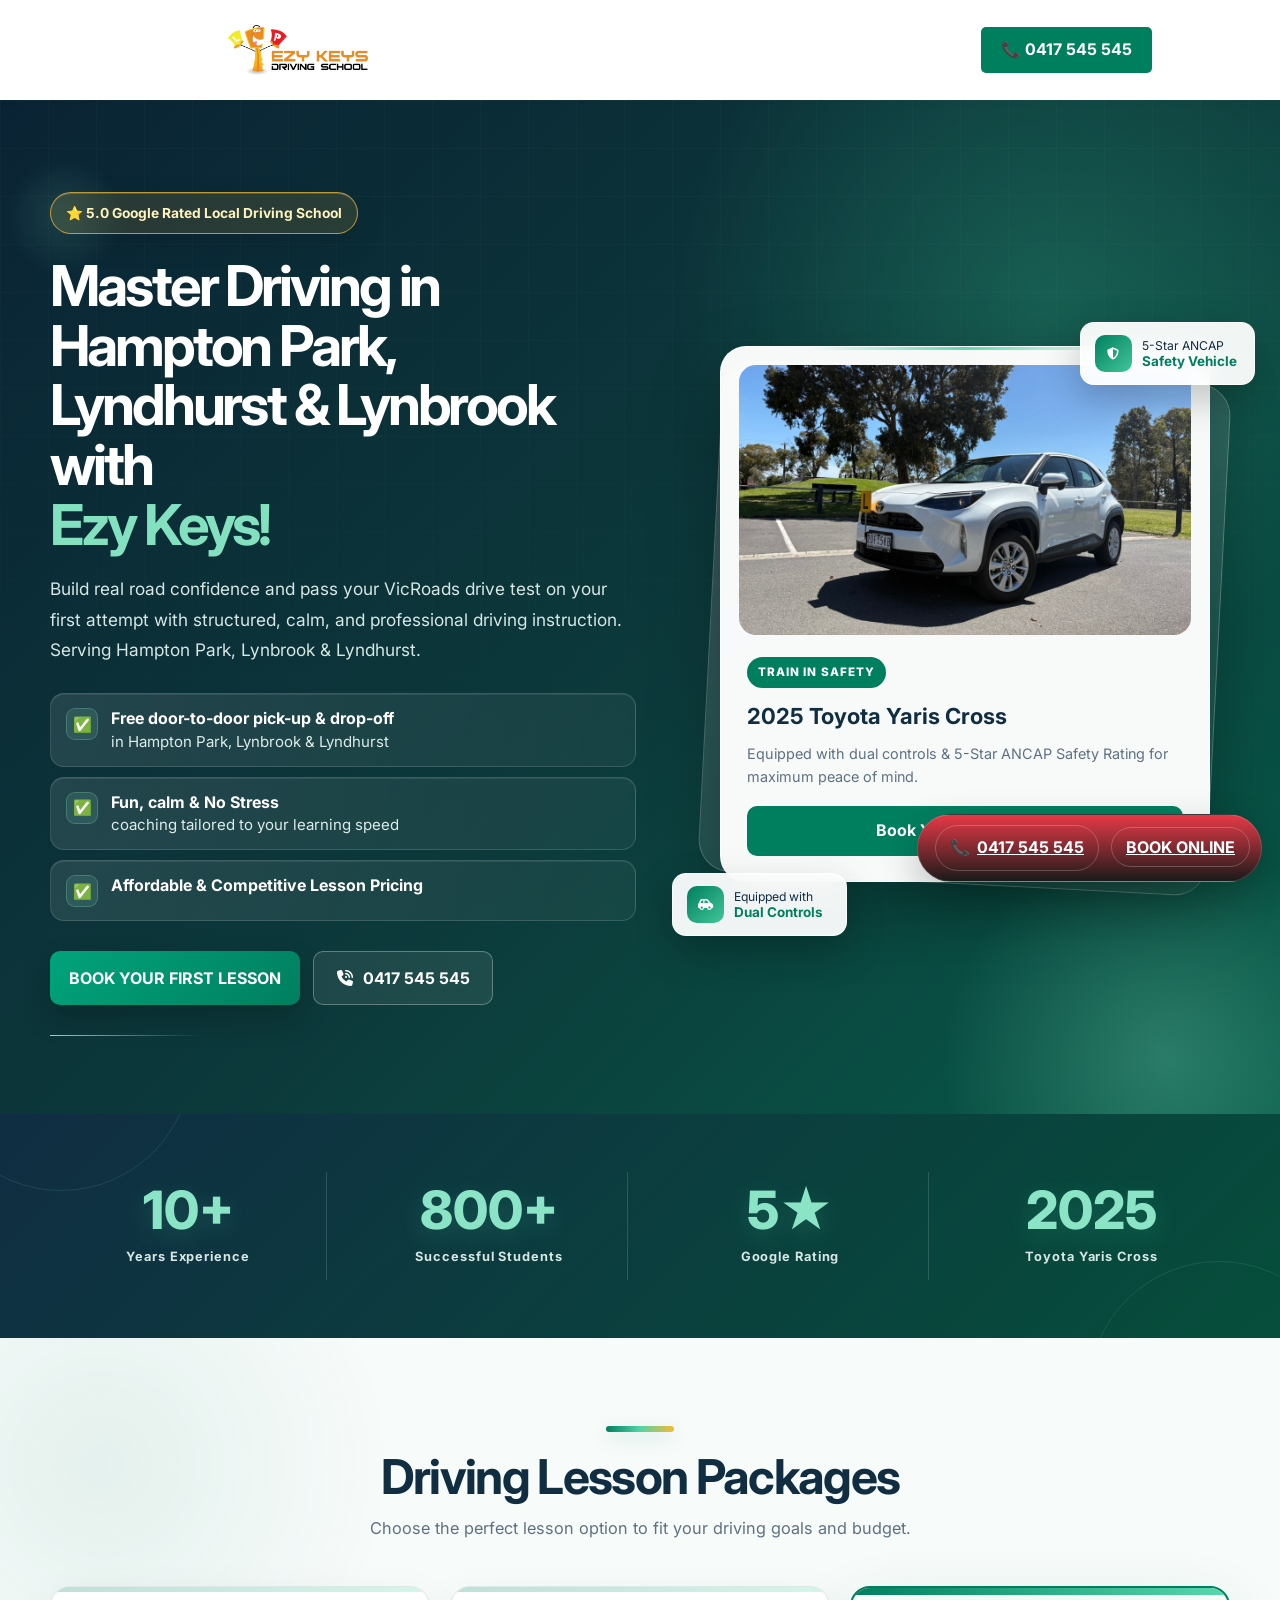
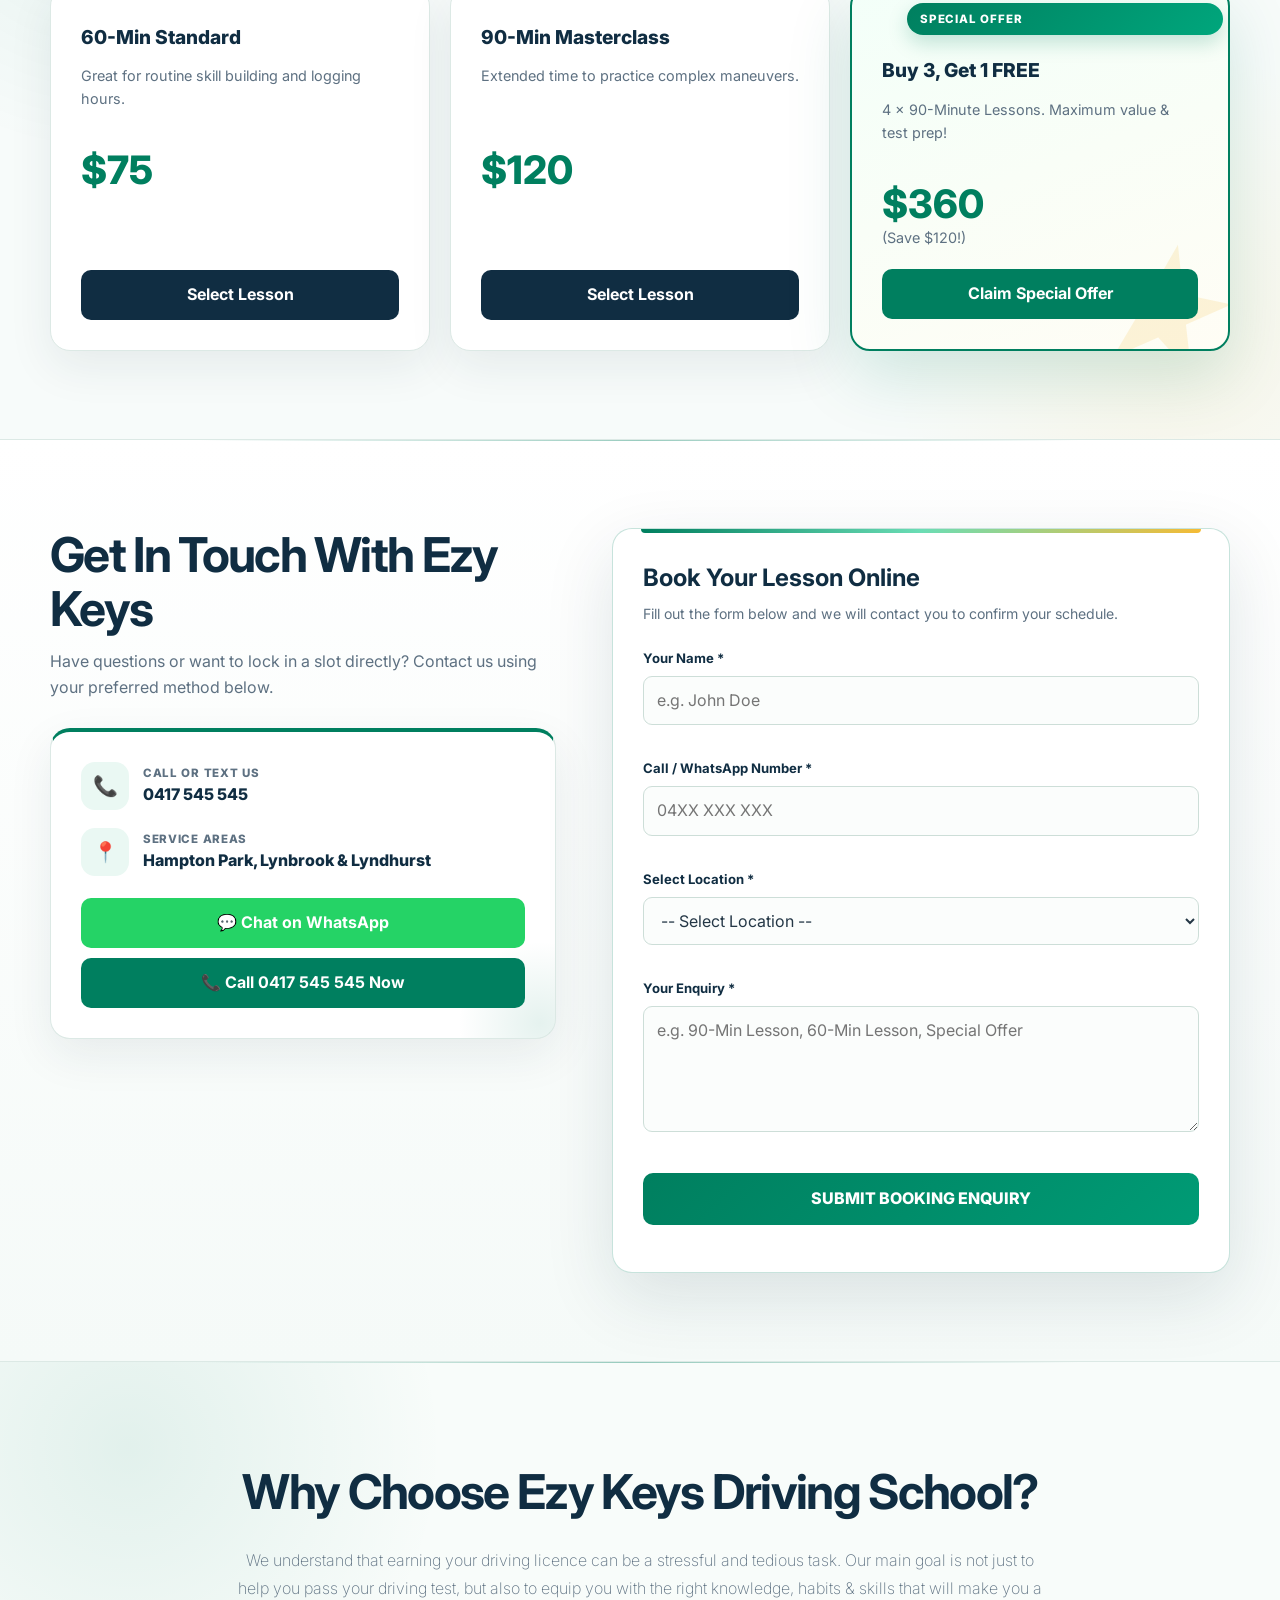
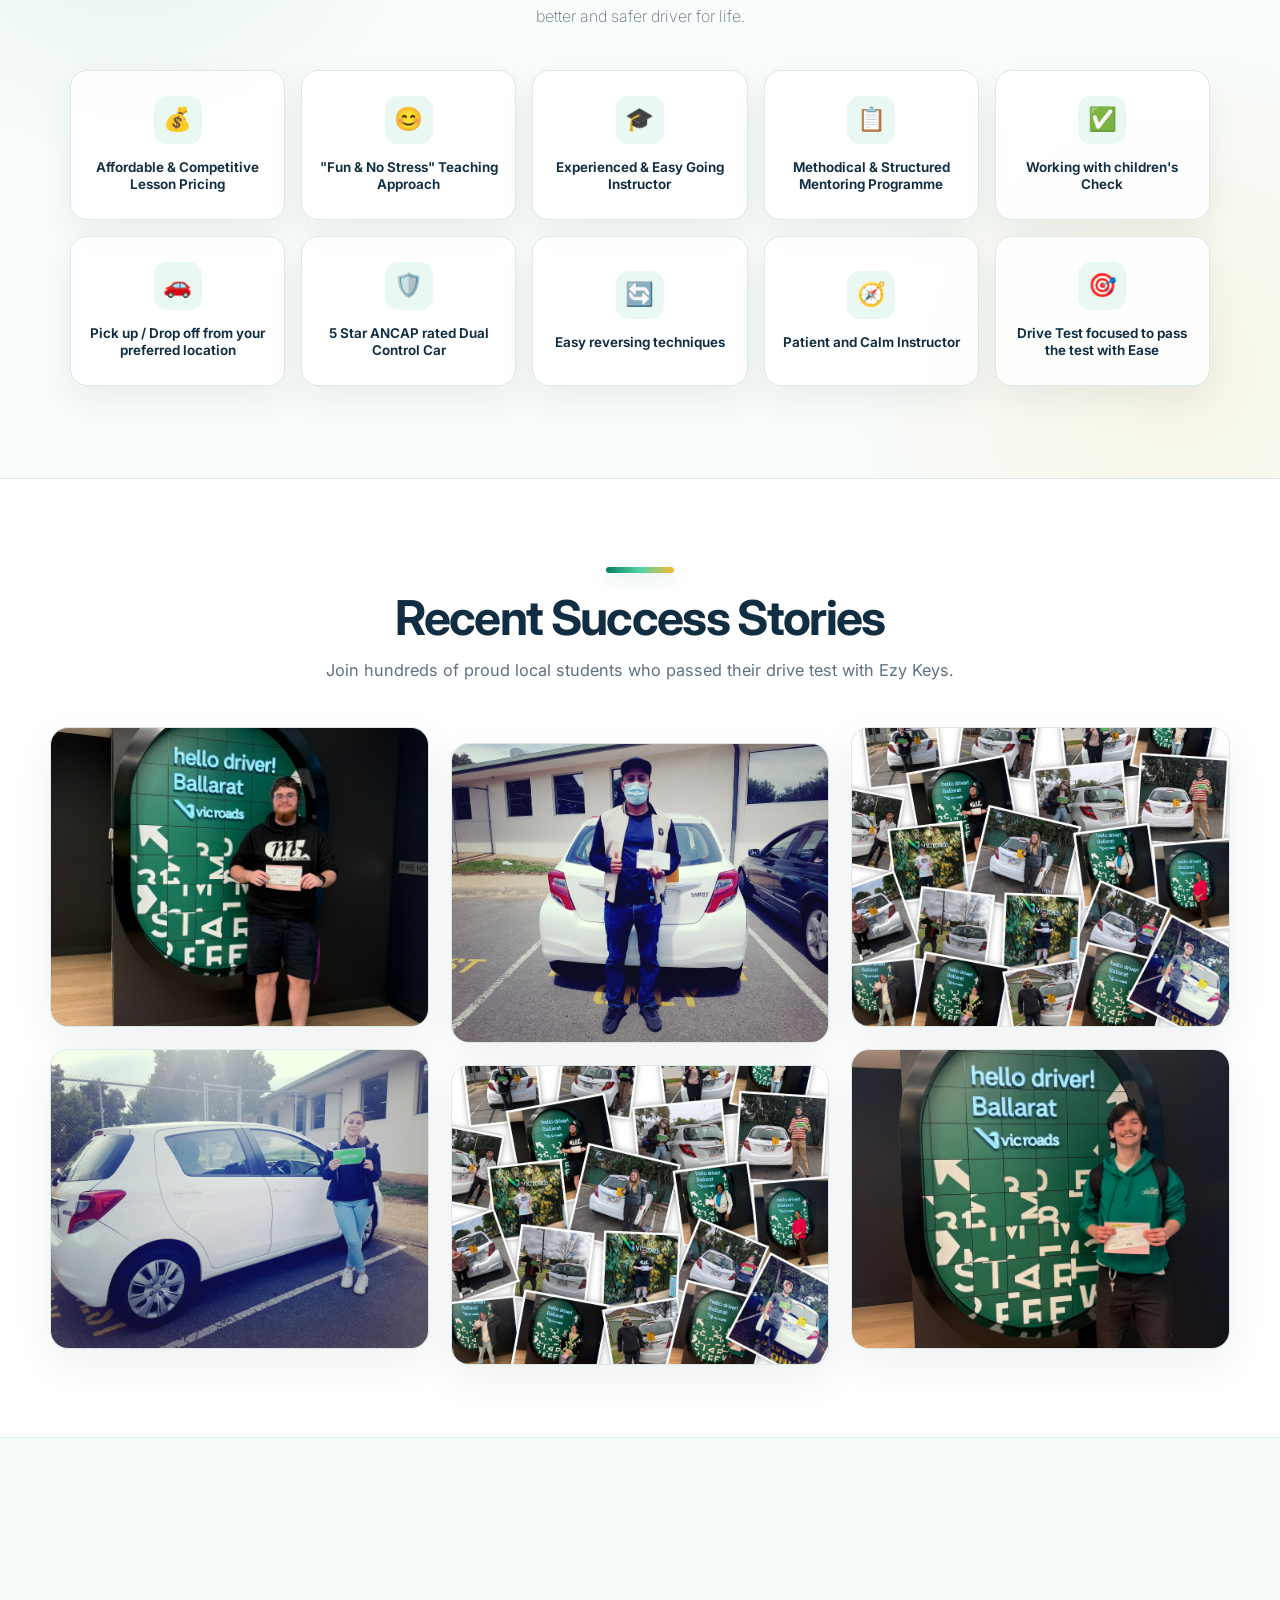
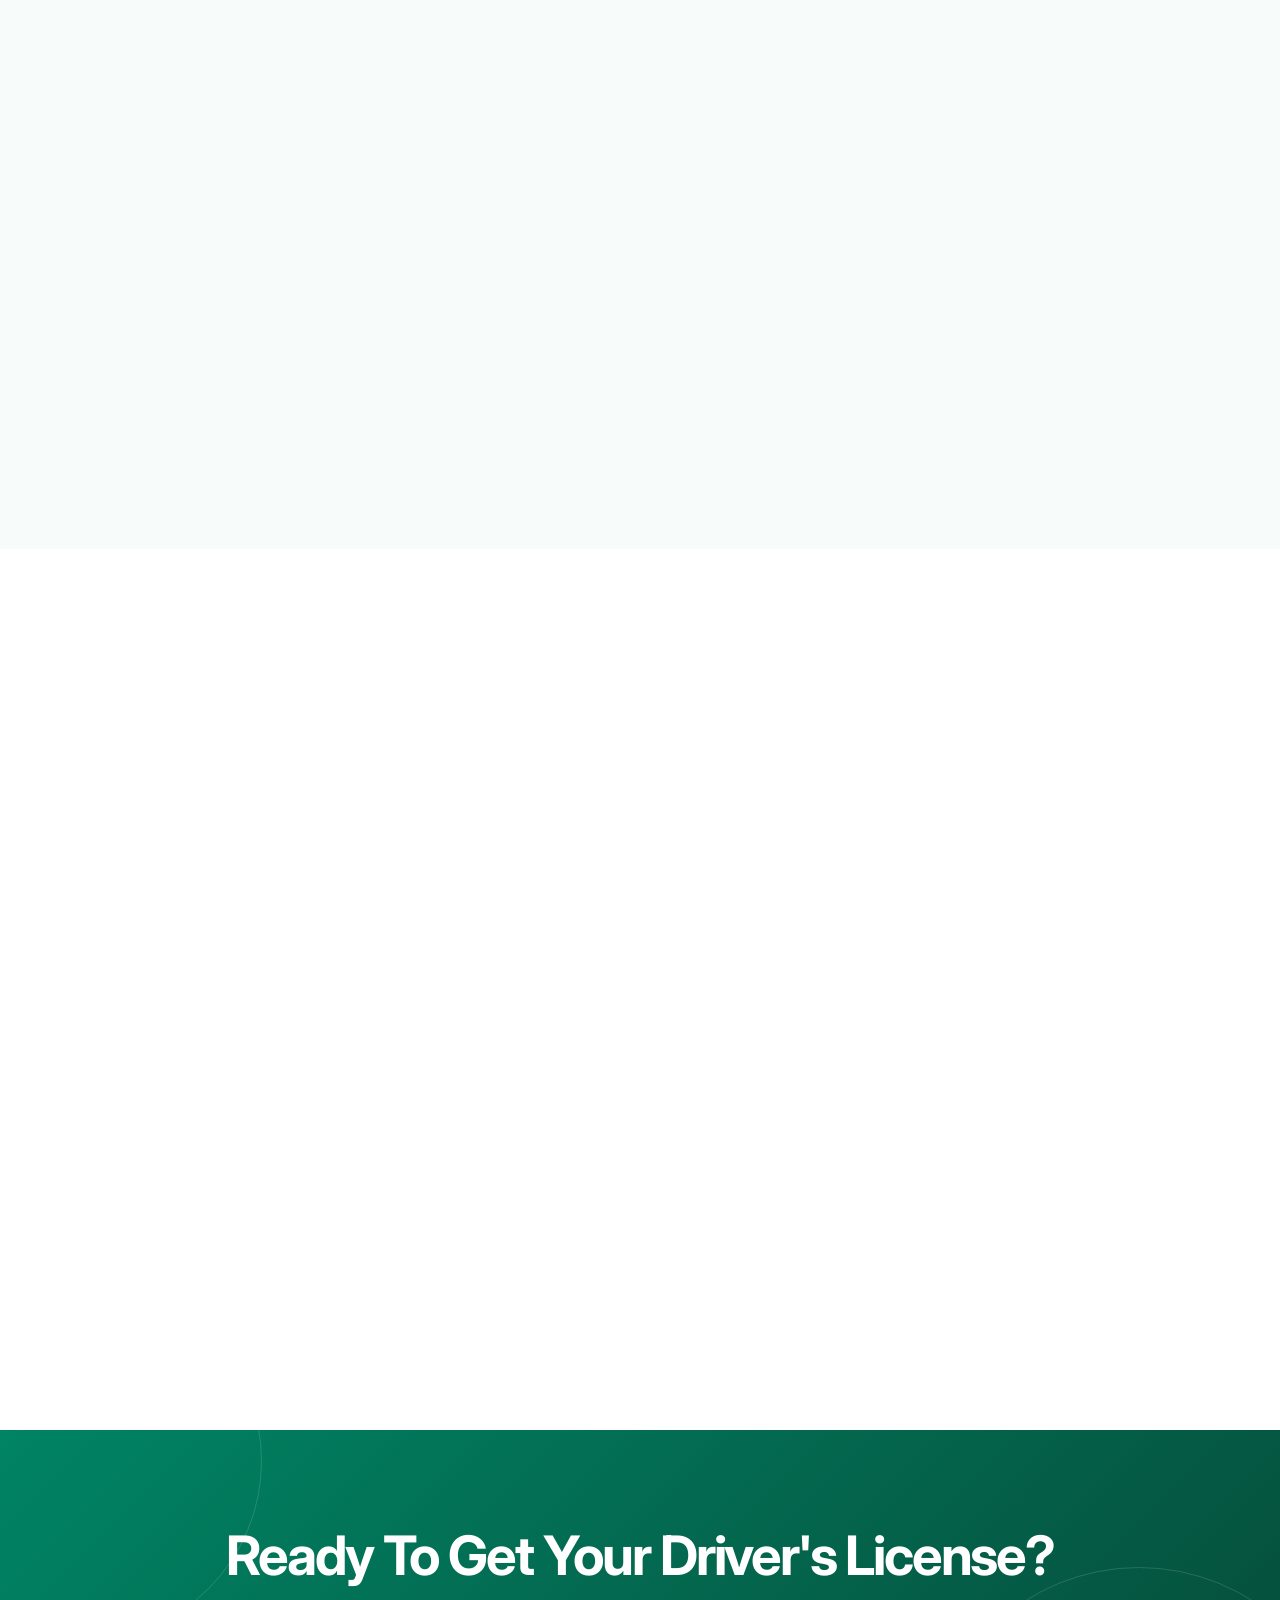
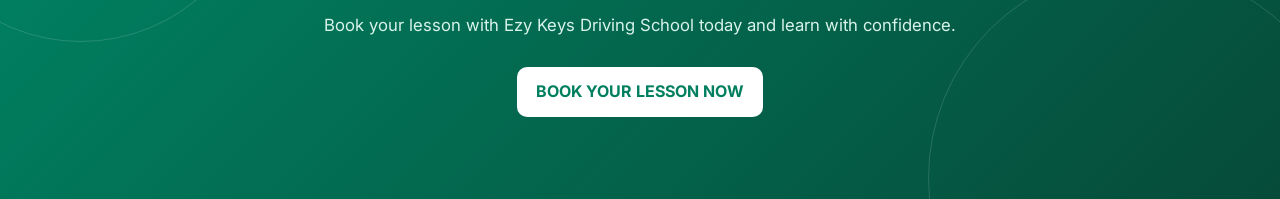
<file: pages/driving-school-hampton-park.html>
<!DOCTYPE html>
<html lang="en">
<head>
    <meta charset="UTF-8">
    <meta name="viewport" content="width=device-width, initial-scale=1.0">
    <title>Ezy Keys Driving School | Pass Your VicRoads Drive Test First Time</title>
    <meta name="description" content="Top-rated driving school in Hampton Park, Lynbrook &amp; Lyndhurst. Learn safely in our 2025 Toyota Yaris Cross with dual controls. Buy 3 get 1 FREE 90-min lesson deal!">
    <link rel="icon" type="image/svg+xml" href="../favicon.svg">
    <link rel="preconnect" href="https://fonts.googleapis.com">
    <link rel="preconnect" href="https://fonts.gstatic.com" crossorigin>
    <link href="https://fonts.googleapis.com/css2?family=Inter:wght@400;500;600;700;800&amp;display=swap" rel="stylesheet">
    <link rel="stylesheet" href="https://cdnjs.cloudflare.com/ajax/libs/font-awesome/6.4.0/css/all.min.css">
    <link rel="stylesheet" href="../css/ezykeys-legacy-shared.css?v=20260925-1">
    <style>
        html {
            scroll-padding-top: 20px;
        }

        body > header {
            position: relative;
            top: auto;
        }

        #book-form {
            scroll-margin-top: 20px;
        }

        .ezy-lp-page {
            --lp-green: #007f5f;
            --lp-green-dark: #005f47;
            --lp-green-soft: #eaf8f3;
            --lp-navy: #102d42;
            --lp-slate: #5e7182;
            --lp-gold: #f5bb35;
            --lp-line: #dce9e5;
            --lp-white: #ffffff;
            color: #213547;
            background: #f7fbfa;
            overflow: hidden;
        }

        .ezy-lp-page a {
            text-decoration: none;
        }

        .ezy-lp-shell {
            width: min(1180px, calc(100% - 40px));
            margin: 0 auto;
        }

        .ezy-lp-section {
            padding: 88px 0;
        }

        .ezy-lp-heading {
            max-width: 720px;
            margin: 0 auto 44px;
            text-align: center;
        }

        .ezy-lp-heading h2 {
            margin: 0 0 12px;
            color: var(--lp-navy);
            font-size: clamp(2rem, 4vw, 3rem);
            line-height: 1.12;
            letter-spacing: -0.035em;
        }

        .ezy-lp-heading p {
            margin: 0;
            color: var(--lp-slate);
            font-size: 1.02rem;
        }

        .ezy-lp-hero {
            position: relative;
            padding: 92px 0 78px;
            color: var(--lp-white);
            background:
                radial-gradient(circle at 82% 20%, rgba(53, 190, 142, 0.28), transparent 28%),
                linear-gradient(135deg, #0a2334 0%, #0c3a3b 55%, #075b48 100%);
        }

        .ezy-lp-hero::before {
            content: "";
            position: absolute;
            inset: 0;
            opacity: 0.16;
            background-image: linear-gradient(rgba(255,255,255,.14) 1px, transparent 1px), linear-gradient(90deg, rgba(255,255,255,.14) 1px, transparent 1px);
            background-size: 48px 48px;
            mask-image: linear-gradient(to bottom, black, transparent 85%);
        }

        .ezy-lp-hero-grid {
            position: relative;
            z-index: 1;
            display: grid;
            grid-template-columns: 1.05fr .95fr;
            gap: 64px;
            align-items: center;
        }

        .ezy-lp-badge {
            display: inline-flex;
            align-items: center;
            gap: 9px;
            margin-bottom: 22px;
            padding: 9px 15px;
            color: #fff3bd;
            background: rgba(245, 187, 53, 0.13);
            border: 1px solid rgba(245, 187, 53, 0.72);
            border-radius: 999px;
            font-size: .86rem;
            font-weight: 700;
        }

        .ezy-lp-hero h1 {
            max-width: 720px;
            margin: 0 0 20px;
            font-size: clamp(2.35rem, 4.4vw, 4.1rem);
            line-height: 1.06;
            letter-spacing: -0.055em;
        }

        .ezy-lp-hero h1 span {
            color: #83e1c0;
        }

        .ezy-lp-hero-copy > p {
            max-width: 650px;
            margin: 0 0 28px;
            color: #d6e7e4;
            font-size: 1.08rem;
            line-height: 1.75;
        }

        .ezy-lp-hero-list {
            display: grid;
            gap: 10px;
            margin: 0;
            padding: 0;
            list-style: none;
        }

        .ezy-lp-hero-list li {
            display: flex;
            align-items: flex-start;
            gap: 13px;
            padding: 13px 15px;
            color: #dcece9;
            background: linear-gradient(105deg, rgba(255,255,255,.1), rgba(255,255,255,.045));
            border: 1px solid rgba(255,255,255,.14);
            border-radius: 14px;
            box-shadow: inset 0 1px 0 rgba(255,255,255,.08);
            line-height: 1.48;
            transition: transform .2s ease, background-color .2s ease, border-color .2s ease;
        }

        .ezy-lp-hero-list li:hover {
            transform: translateX(4px);
            background-color: rgba(255,255,255,.07);
            border-color: rgba(131,225,192,.35);
        }

        .ezy-lp-list-icon {
            display: grid;
            flex: 0 0 32px;
            width: 32px;
            height: 32px;
            place-items: center;
            margin-top: 1px;
            background: rgba(131,225,192,.13);
            border: 1px solid rgba(131,225,192,.25);
            border-radius: 9px;
            font-size: .95rem;
            line-height: 1;
        }

        .ezy-lp-list-copy {
            min-width: 0;
            font-size: .94rem;
        }

        .ezy-lp-list-copy strong {
            display: block;
            margin-bottom: 1px;
            color: #fff;
            font-size: 1rem;
            line-height: 1.4;
        }

        .ezy-lp-car-stage {
            position: relative;
            padding: 20px;
        }

        .ezy-lp-car-stage::before {
            content: "";
            position: absolute;
            inset: 8% 2% 3%;
            background: linear-gradient(145deg, rgba(255,255,255,.19), rgba(255,255,255,.05));
            border: 1px solid rgba(255,255,255,.22);
            border-radius: 32px;
            transform: rotate(3deg);
        }

        .ezy-lp-car-card {
            position: relative;
            z-index: 1;
            overflow: hidden;
            padding: 18px;
            color: #213547;
            background: rgba(255,255,255,.97);
            border: 1px solid rgba(255,255,255,.7);
            border-radius: 26px;
            box-shadow: 0 28px 70px rgba(0,0,0,.28);
        }

        .ezy-lp-car-image {
            display: block;
            width: 100%;
            height: 270px;
            object-fit: cover;
            object-position: center;
            border-radius: 17px;
            background: #eef5f2;
        }

        .ezy-lp-car-details {
            padding: 22px 8px 7px;
        }

        .ezy-lp-car-label {
            display: inline-flex;
            margin-bottom: 11px;
            padding: 6px 11px;
            color: white;
            background: var(--lp-green);
            border-radius: 999px;
            font-size: .73rem;
            font-weight: 800;
            letter-spacing: .08em;
        }

        .ezy-lp-car-details h3 {
            margin: 0 0 8px;
            color: var(--lp-navy);
            font-size: 1.38rem;
        }

        .ezy-lp-car-details p {
            margin: 0 0 18px;
            color: var(--lp-slate);
            font-size: .9rem;
        }

        .ezy-lp-primary-btn,
        .ezy-lp-package-btn {
            display: inline-flex;
            align-items: center;
            justify-content: center;
            min-height: 48px;
            padding: 12px 19px;
            color: white;
            background: var(--lp-green);
            border-radius: 10px;
            font-weight: 700;
            transition: transform .2s ease, background .2s ease, box-shadow .2s ease;
        }

        .ezy-lp-primary-btn:hover,
        .ezy-lp-package-btn:hover {
            color: white;
            background: var(--lp-green-dark);
            transform: translateY(-2px);
            box-shadow: 0 10px 24px rgba(0,127,95,.2);
        }

        .ezy-lp-car-details .ezy-lp-primary-btn {
            width: 100%;
        }

        .ezy-lp-trust {
            position: relative;
            z-index: 2;
            margin-top: -1px;
            background: #fff;
            border-bottom: 1px solid var(--lp-line);
            box-shadow: 0 12px 36px rgba(16,45,66,.06);
        }

        .ezy-lp-trust-grid {
            display: grid;
            grid-template-columns: repeat(4, 1fr);
        }

        .ezy-lp-trust-item {
            display: flex;
            align-items: center;
            justify-content: center;
            gap: 9px;
            min-height: 84px;
            padding: 18px;
            color: var(--lp-navy);
            border-right: 1px solid var(--lp-line);
            text-align: center;
            font-size: .88rem;
            font-weight: 700;
        }

        .ezy-lp-trust-item:last-child {
            border-right: 0;
        }

        .ezy-lp-packages-grid {
            display: grid;
            grid-template-columns: repeat(3, 1fr);
            gap: 20px;
        }

        .ezy-lp-package {
            position: relative;
            display: flex;
            flex-direction: column;
            min-height: 350px;
            padding: 30px;
            background: #fff;
            border: 1px solid var(--lp-line);
            border-radius: 20px;
            box-shadow: 0 16px 45px rgba(20,52,68,.08);
            transition: transform .25s ease, box-shadow .25s ease;
        }

        .ezy-lp-package:hover {
            transform: translateY(-7px);
            box-shadow: 0 22px 55px rgba(20,52,68,.13);
        }

        .ezy-lp-package.is-featured {
            background: linear-gradient(160deg, #f3fff9, #fffdf5);
            border: 2px solid var(--lp-green);
        }

        .ezy-lp-package-badge {
            position: absolute;
            top: -15px;
            left: 25px;
            padding: 7px 13px;
            color: #fff;
            background: linear-gradient(135deg, var(--lp-green), #00a67c);
            border-radius: 999px;
            box-shadow: 0 8px 20px rgba(0,127,95,.22);
            font-size: .72rem;
            font-weight: 800;
            letter-spacing: .07em;
        }

        .ezy-lp-package-title {
            margin: 5px 0 12px;
            color: var(--lp-navy);
            font-size: 1.2rem;
            font-weight: 800;
        }

        .ezy-lp-package-desc {
            min-height: 68px;
            margin: 0;
            color: var(--lp-slate);
            font-size: .9rem;
        }

        .ezy-lp-package-price {
            margin: 18px 0 24px;
            color: var(--lp-green);
            font-size: 2.45rem;
            font-weight: 800;
            line-height: 1;
        }

        .ezy-lp-package-price span {
            display: block;
            margin-top: 8px;
            color: var(--lp-slate);
            font-size: .9rem;
            font-weight: 400;
        }

        .ezy-lp-package-btn {
            width: 100%;
            margin-top: auto;
            background: var(--lp-navy);
        }

        .ezy-lp-package.is-featured .ezy-lp-package-btn {
            background: var(--lp-green);
        }

        .ezy-lp-booking {
            background: linear-gradient(180deg, #fff 0%, #f5faf8 100%);
            border-top: 1px solid var(--lp-line);
            border-bottom: 1px solid var(--lp-line);
        }

        .ezy-lp-booking-grid {
            display: grid;
            grid-template-columns: .9fr 1.1fr;
            gap: 56px;
            align-items: start;
        }

        .ezy-lp-booking-copy h2 {
            margin: 0 0 14px;
            color: var(--lp-navy);
            font-size: clamp(2rem, 4vw, 3rem);
            line-height: 1.12;
            letter-spacing: -.035em;
        }

        .ezy-lp-booking-copy > p {
            margin: 0 0 27px;
            color: var(--lp-slate);
        }

        .ezy-lp-contact-card,
        .ezy-lp-form-card {
            padding: 30px;
            background: #fff;
            border: 1px solid var(--lp-line);
            border-radius: 20px;
            box-shadow: 0 16px 45px rgba(20,52,68,.08);
        }

        .ezy-lp-contact-item {
            display: flex;
            gap: 14px;
            align-items: center;
            margin-bottom: 18px;
        }

        .ezy-lp-contact-icon {
            display: grid;
            flex: 0 0 48px;
            width: 48px;
            height: 48px;
            place-items: center;
            background: var(--lp-green-soft);
            border-radius: 14px;
            font-size: 1.25rem;
        }

        .ezy-lp-contact-label {
            color: var(--lp-slate);
            font-size: .72rem;
            font-weight: 800;
            letter-spacing: .06em;
        }

        .ezy-lp-contact-value {
            color: var(--lp-navy);
            font-size: 1rem;
            font-weight: 800;
        }

        .ezy-lp-contact-actions {
            display: grid;
            gap: 10px;
            margin-top: 22px;
        }

        .ezy-lp-contact-actions a {
            display: flex;
            align-items: center;
            justify-content: center;
            min-height: 50px;
            color: white;
            border-radius: 10px;
            font-weight: 700;
        }

        .ezy-lp-whatsapp {
            background: #25d366;
        }

        .ezy-lp-call {
            background: var(--lp-green);
        }

        .ezy-lp-form-card h3 {
            margin: 0 0 6px;
            color: var(--lp-navy);
            font-size: 1.5rem;
        }

        .ezy-lp-form-intro {
            margin: 0 0 22px;
            color: var(--lp-slate);
            font-size: .88rem;
        }

        .ezy-lp-form-grid {
            display: grid;
            grid-template-columns: 1fr;
            gap: 16px;
        }

        .ezy-lp-field {
            margin-bottom: 17px;
        }

        .ezy-lp-field.is-wide {
            grid-column: 1 / -1;
        }

        .ezy-lp-other-location[hidden] {
            display: none;
        }

        .ezy-lp-field label {
            display: block;
            margin-bottom: 7px;
            color: var(--lp-navy);
            font-size: .82rem;
            font-weight: 700;
        }

        .ezy-lp-field input,
        .ezy-lp-field select,
        .ezy-lp-field textarea {
            width: 100%;
            min-height: 48px;
            padding: 11px 13px;
            color: #243746;
            background: #fbfdfc;
            border: 1px solid #cdded8;
            border-radius: 9px;
            outline: none;
            font: inherit;
        }

        .ezy-lp-field textarea {
            min-height: 125px;
            resize: vertical;
        }

        .ezy-lp-field input:focus,
        .ezy-lp-field select:focus,
        .ezy-lp-field textarea:focus {
            border-color: var(--lp-green);
            box-shadow: 0 0 0 4px rgba(0,127,95,.1);
        }

        .ezy-lp-submit {
            width: 100%;
            min-height: 52px;
            color: white;
            background: linear-gradient(135deg, var(--lp-green), #009b75);
            border: 0;
            border-radius: 10px;
            cursor: pointer;
            font: inherit;
            font-weight: 800;
            transition: transform .2s ease, box-shadow .2s ease;
        }

        .ezy-lp-submit:hover {
            transform: translateY(-2px);
            box-shadow: 0 12px 26px rgba(0,127,95,.22);
        }

        .ezy-lp-submit:disabled {
            cursor: wait;
            opacity: .72;
            transform: none;
            box-shadow: none;
        }

        .ezy-lp-form-status {
            display: none;
            grid-column: 1 / -1;
            margin: 0;
            padding: 12px 14px;
            border-radius: 9px;
            font-size: .88rem;
            font-weight: 700;
        }

        .ezy-lp-form-status.is-success {
            display: block;
            color: #075f49;
            background: #e4f7f0;
            border: 1px solid #a7dfca;
        }

        .ezy-lp-form-status.is-error {
            display: block;
            color: #8b1d2c;
            background: #fff0f2;
            border: 1px solid #f1b9c1;
        }

        .ezy-lp-honeypot {
            position: absolute !important;
            left: -9999px !important;
            width: 1px !important;
            height: 1px !important;
            overflow: hidden !important;
        }

        .ezy-lp-why-grid,
        .ezy-lp-gallery-grid,
        .ezy-lp-testimonials-grid {
            display: grid;
            grid-template-columns: repeat(3, 1fr);
            gap: 22px;
        }

        .ezy-lp-why-grid {
            grid-template-columns: repeat(4, 1fr);
        }

        .ezy-lp-why-card,
        .ezy-lp-testimonial {
            padding: 27px;
            background: #fff;
            border: 1px solid var(--lp-line);
            border-radius: 18px;
            box-shadow: 0 14px 40px rgba(20,52,68,.07);
        }

        .ezy-lp-why-number {
            display: grid;
            width: 42px;
            height: 42px;
            margin-bottom: 18px;
            place-items: center;
            color: var(--lp-green);
            background: var(--lp-green-soft);
            border-radius: 12px;
            font-weight: 800;
        }

        .ezy-lp-why-card h4 {
            margin: 0 0 9px;
            color: var(--lp-navy);
            font-size: 1.05rem;
        }

        .ezy-lp-why-card p,
        .ezy-lp-testimonial p {
            margin: 0;
            color: var(--lp-slate);
            font-size: .9rem;
            line-height: 1.65;
        }

        .ezy-lp-gallery {
            background: #fff;
            border-top: 1px solid var(--lp-line);
            border-bottom: 1px solid var(--lp-line);
        }

        .ezy-lp-gallery-card {
            overflow: hidden;
            background: #f7fbfa;
            border: 1px solid var(--lp-line);
            border-radius: 18px;
            box-shadow: 0 14px 40px rgba(20,52,68,.07);
        }

        .ezy-lp-gallery-card.is-photo-only {
            height: 300px;
            background: #e8f2ee;
        }

        .ezy-lp-gallery-card.is-photo-only > img {
            display: block;
            width: 100%;
            height: 100%;
            object-fit: cover;
            transition: transform .7s cubic-bezier(.2,.75,.25,1);
        }

        .ezy-lp-gallery-image {
            position: relative;
            height: 250px;
            overflow: hidden;
        }

        .ezy-lp-gallery-image img {
            width: 100%;
            height: 100%;
            object-fit: cover;
        }

        .ezy-lp-gallery-overlay {
            position: absolute;
            inset: auto 14px 14px;
            padding: 10px 12px;
            color: white;
            background: rgba(9,34,45,.82);
            border: 1px solid rgba(255,255,255,.2);
            border-radius: 10px;
            text-align: center;
            backdrop-filter: blur(8px);
            font-weight: 700;
        }

        .ezy-lp-gallery-info {
            padding: 18px;
            color: var(--lp-navy);
            text-align: center;
            font-weight: 700;
        }

        .ezy-lp-stars {
            margin-bottom: 14px;
            color: var(--lp-gold);
            letter-spacing: 2px;
        }

        .ezy-lp-google-brand {
            display: flex;
            justify-content: center;
            margin-bottom: 12px;
        }

        .ezy-lp-google-brand span,
        .ezy-lp-review-source {
            display: inline-grid;
            place-items: center;
            font-family: Arial, sans-serif;
            font-weight: 800;
            background: conic-gradient(from -45deg, #4285f4 0 25%, #34a853 0 43%, #fbbc05 0 68%, #ea4335 0 82%, #4285f4 0);
            -webkit-background-clip: text;
            background-clip: text;
            color: transparent;
        }

        .ezy-lp-google-brand span {
            width: 54px;
            height: 54px;
            background-color: white;
            border: 1px solid var(--lp-line);
            border-radius: 50%;
            box-shadow: 0 10px 25px rgba(20,52,68,.1);
            font-size: 2rem;
        }

        .ezy-lp-review-top {
            display: flex;
            align-items: center;
            justify-content: space-between;
            margin-bottom: 14px;
        }

        .ezy-lp-review-avatar {
            display: inline-grid;
            width: 42px;
            height: 42px;
            place-items: center;
            color: white;
            background: linear-gradient(135deg, var(--lp-green), #49cfa0);
            border-radius: 50%;
            font-weight: 800;
        }

        .ezy-lp-review-source {
            font-size: 1.35rem;
        }

        .ezy-lp-testimonial p {
            min-height: 100px;
            color: #3b4f5f;
            font-style: italic;
        }

        .ezy-lp-author {
            margin-top: 18px;
            color: var(--lp-navy);
            font-size: .86rem;
            font-weight: 800;
        }

        .ezy-lp-stats {
            padding: 58px 0;
            color: white;
            background: linear-gradient(135deg, #102d42, #064e3b);
        }

        .ezy-lp-stats-grid {
            display: grid;
            grid-template-columns: repeat(4, 1fr);
            gap: 24px;
            text-align: center;
        }

        .ezy-lp-stat-num {
            color: #8be4c5;
            font-size: clamp(2.2rem, 5vw, 3.3rem);
            font-weight: 800;
            line-height: 1;
        }

        .ezy-lp-stat-label {
            margin-top: 10px;
            color: #d6e7e4;
            font-size: .8rem;
            font-weight: 700;
            letter-spacing: .07em;
        }

        .ezy-lp-faq {
            background: #fff;
        }

        .ezy-lp-faq-list {
            max-width: 850px;
            margin: 0 auto;
        }

        .ezy-lp-faq-item {
            margin-bottom: 13px;
            overflow: hidden;
            border: 1px solid var(--lp-line);
            border-radius: 14px;
        }

        .ezy-lp-faq-question {
            display: flex;
            align-items: center;
            justify-content: space-between;
            gap: 20px;
            width: 100%;
            padding: 20px 22px;
            color: var(--lp-navy);
            background: #f8fbfa;
            border: 0;
            cursor: pointer;
            text-align: left;
            font: inherit;
            font-weight: 700;
        }

        .ezy-lp-faq-question span {
            color: var(--lp-green);
            font-size: 1.4rem;
        }

        .ezy-lp-faq-answer {
            max-height: 0;
            overflow: hidden;
            padding: 0 22px;
            color: var(--lp-slate);
            background: white;
            transition: max-height .3s ease, padding .3s ease;
        }

        .ezy-lp-faq-answer.open {
            max-height: 300px;
            padding: 18px 22px 22px;
        }

        .ezy-lp-final {
            position: relative;
            padding: 82px 0;
            color: white;
            background: linear-gradient(135deg, #008464, #064b39);
            text-align: center;
        }

        .ezy-lp-final h2 {
            margin: 0 0 13px;
            font-size: clamp(2.1rem, 5vw, 3.4rem);
            letter-spacing: -.04em;
        }

        .ezy-lp-final p {
            margin: 0 0 28px;
            color: #d9f3ea;
            font-size: 1.05rem;
        }

        .ezy-lp-final .ezy-lp-primary-btn {
            color: var(--lp-green);
            background: white;
        }

      .ezy-lp-sticky {
    position: fixed;
    right: 18px;
    bottom: 18px;
    z-index: 950;
    display: flex;
    align-items: center;
    gap: 12px;
    padding: 10px 11px 10px 17px;
    background: linear-gradient(180deg, #e63946, #1a1a1a);
    color: white;
    border: 1px solid rgba(255, 255, 255, 0.14);
    border-radius: 999px;
    box-shadow: 0 16px 40px rgba(0, 0, 0, 0.24);
    backdrop-filter: blur(10px);
}

.ezy-lp-sticky a {
    color: white;
    font-weight: 700;
}

.ezy-lp-sticky > div:first-child {
    display: flex;
    align-items: center;
    gap: 7px;
    padding: 9px 14px; /* red → black */
    border: 1px solid rgba(255, 255, 255, 0.22);
    border-radius: 999px;
}

.ezy-lp-sticky-btn {
    padding: 9px 14px; /* matching gradient */
    border-radius: 999px;
    border: 1px solid rgba(255, 255, 255, 0.22);
}
        /* Premium visual refinement */
        .ezy-lp-heading {
            position: relative;
            padding-top: 24px;
        }

        .ezy-lp-heading::before {
            content: "";
            position: absolute;
            top: 0;
            left: 50%;
            width: 68px;
            height: 6px;
            background: linear-gradient(90deg, var(--lp-green), #52d3a7, var(--lp-gold));
            border-radius: 999px;
            transform: translateX(-50%);
            box-shadow: 0 6px 18px rgba(0,127,95,.18);
        }

        .ezy-lp-hero::after {
            content: "";
            position: absolute;
            right: -120px;
            bottom: -180px;
            width: 470px;
            height: 470px;
            background: radial-gradient(circle, rgba(131,225,192,.28), transparent 67%);
            border-radius: 50%;
            pointer-events: none;
        }

        .ezy-lp-hero-copy {
            position: relative;
        }

        .ezy-lp-hero-copy::after {
            content: "";
            display: block;
            width: 150px;
            height: 1px;
            margin-top: 30px;
            background: linear-gradient(90deg, #83e1c0, transparent);
        }

        .ezy-lp-badge {
            box-shadow: inset 0 1px 0 rgba(255,255,255,.18), 0 10px 28px rgba(0,0,0,.12);
            backdrop-filter: blur(10px);
        }

        .ezy-lp-car-card::before {
            content: "";
            position: absolute;
            z-index: 2;
            top: 0;
            left: 18%;
            width: 64%;
            height: 3px;
            background: linear-gradient(90deg, transparent, #62d7ae, transparent);
        }

        .ezy-lp-car-image {
            transition: transform .6s cubic-bezier(.2,.75,.25,1);
        }

        .ezy-lp-car-card:hover .ezy-lp-car-image {
            transform: scale(1.035);
        }

        .ezy-lp-trust-item {
            position: relative;
            transition: color .2s ease, background .2s ease;
        }

        .ezy-lp-trust-item:hover {
            color: var(--lp-green);
            background: #f4fbf8;
        }

        #packages {
            position: relative;
            background:
                radial-gradient(circle at 8% 18%, rgba(0,127,95,.08), transparent 22%),
                radial-gradient(circle at 92% 86%, rgba(245,187,53,.09), transparent 22%);
        }

        .ezy-lp-package {
            overflow: hidden;
        }

        .ezy-lp-package::before {
            content: "";
            position: absolute;
            top: 0;
            left: 0;
            width: 100%;
            height: 5px;
            background: linear-gradient(90deg, var(--lp-green), #59d8ae);
            opacity: .25;
            transition: opacity .25s ease, height .25s ease;
        }

        .ezy-lp-package:hover::before,
        .ezy-lp-package.is-featured::before {
            height: 7px;
            opacity: 1;
        }

        .ezy-lp-package.is-featured::after {
            content: "★";
            position: absolute;
            right: -12px;
            bottom: -38px;
            color: rgba(245,187,53,.16);
            font-size: 150px;
            line-height: 1;
            transform: rotate(12deg);
            pointer-events: none;
        }

        .ezy-lp-package > * {
            position: relative;
            z-index: 1;
        }

        .ezy-lp-package-btn {
            overflow: hidden;
            position: relative;
        }

        .ezy-lp-package-btn::after,
        .ezy-lp-primary-btn::after {
            content: "";
            position: absolute;
            top: -60%;
            left: -45%;
            width: 35%;
            height: 220%;
            background: rgba(255,255,255,.22);
            transform: rotate(25deg);
            transition: left .55s ease;
        }

        .ezy-lp-package-btn:hover::after,
        .ezy-lp-primary-btn:hover::after {
            left: 115%;
        }

        .ezy-lp-primary-btn {
            overflow: hidden;
            position: relative;
        }

        .ezy-lp-booking {
            position: relative;
        }

        .ezy-lp-booking::before {
            content: "";
            position: absolute;
            top: 0;
            left: 50%;
            width: min(880px, 86%);
            height: 1px;
            background: linear-gradient(90deg, transparent, rgba(0,127,95,.4), transparent);
            transform: translateX(-50%);
        }

        .ezy-lp-contact-card {
            position: relative;
            overflow: hidden;
            border-top: 4px solid var(--lp-green);
        }

        .ezy-lp-contact-card::after {
            content: "";
            position: absolute;
            right: -70px;
            bottom: -70px;
            width: 170px;
            height: 170px;
            background: radial-gradient(circle, rgba(0,127,95,.1), transparent 68%);
            border-radius: 50%;
            pointer-events: none;
        }

        .ezy-lp-form-card {
            position: relative;
            border-color: rgba(0,127,95,.22);
            box-shadow: 0 24px 70px rgba(20,52,68,.12);
        }

        .ezy-lp-form-card::before {
            content: "";
            position: absolute;
            top: 0;
            left: 28px;
            right: 28px;
            height: 4px;
            background: linear-gradient(90deg, var(--lp-green), #6bddb5, var(--lp-gold));
            border-radius: 0 0 8px 8px;
        }

        .ezy-lp-why-card {
            position: relative;
            overflow: hidden;
            transition: transform .25s ease, border-color .25s ease, box-shadow .25s ease;
        }

        .ezy-lp-why-card::after {
            content: "";
            position: absolute;
            right: -35px;
            bottom: -35px;
            width: 90px;
            height: 90px;
            background: var(--lp-green-soft);
            border-radius: 50%;
            transition: transform .3s ease;
        }

        .ezy-lp-why-card > * {
            position: relative;
            z-index: 1;
        }

        .ezy-lp-why-card:hover {
            border-color: rgba(0,127,95,.35);
            transform: translateY(-6px);
            box-shadow: 0 22px 50px rgba(20,52,68,.12);
        }

        .ezy-lp-why-card:hover::after {
            transform: scale(1.35);
        }

        .ezy-lp-gallery-card {
            transition: transform .3s ease, box-shadow .3s ease;
        }

        .ezy-lp-gallery-card:hover {
            transform: translateY(-7px);
            box-shadow: 0 24px 55px rgba(20,52,68,.14);
        }

        .ezy-lp-gallery-image img {
            transition: transform .7s cubic-bezier(.2,.75,.25,1);
        }

        .ezy-lp-gallery-card:hover img {
            transform: scale(1.07);
        }

        .ezy-lp-testimonial {
            position: relative;
            padding-top: 42px;
            transition: transform .25s ease, box-shadow .25s ease;
        }

        .ezy-lp-testimonial::before {
            content: "“";
            position: absolute;
            top: 2px;
            right: 20px;
            color: rgba(0,127,95,.12);
            font-family: Georgia, serif;
            font-size: 6rem;
            line-height: 1;
        }

        .ezy-lp-testimonial:hover {
            transform: translateY(-5px);
            box-shadow: 0 22px 50px rgba(20,52,68,.12);
        }

        .ezy-lp-stats {
            position: relative;
            overflow: hidden;
        }

        .ezy-lp-stats::before,
        .ezy-lp-stats::after {
            content: "";
            position: absolute;
            width: 260px;
            height: 260px;
            border: 1px solid rgba(139,228,197,.12);
            border-radius: 50%;
        }

        .ezy-lp-stats::before {
            top: -185px;
            left: -70px;
        }

        .ezy-lp-stats::after {
            right: -70px;
            bottom: -185px;
        }

        .ezy-lp-stats-grid {
            position: relative;
            z-index: 1;
        }

        .ezy-lp-faq-item {
            transition: border-color .2s ease, box-shadow .2s ease;
        }

        .ezy-lp-faq-item:has(.ezy-lp-faq-answer.open) {
            border-color: rgba(0,127,95,.4);
            box-shadow: 0 12px 32px rgba(20,52,68,.08);
        }

        .ezy-lp-faq-question:hover {
            background: #f0f9f5;
        }

        .ezy-lp-final::before,
        .ezy-lp-final::after {
            content: "";
            position: absolute;
            border: 1px solid rgba(255,255,255,.14);
            border-radius: 50%;
        }

        .ezy-lp-final::before {
            top: -150px;
            left: -100px;
            width: 360px;
            height: 360px;
        }

        .ezy-lp-final::after {
            right: -70px;
            bottom: -190px;
            width: 420px;
            height: 420px;
        }

        .ezy-lp-final .ezy-lp-shell {
            position: relative;
            z-index: 1;
        }

        .ezy-lp-reveal-ready .ezy-lp-reveal {
            opacity: 0;
            transform: translateY(24px);
            transition: opacity .65s ease var(--reveal-delay, 0ms), transform .65s cubic-bezier(.2,.75,.25,1) var(--reveal-delay, 0ms);
        }

        .ezy-lp-reveal-ready .ezy-lp-reveal.is-visible {
            opacity: 1;
            transform: translateY(0);
        }

        /* Hero and section art direction */
        .ezy-lp-hero {
            display: flex;
            min-height: 720px;
            align-items: center;
        }

        .ezy-lp-hero-grid {
            width: min(1180px, calc(100% - 40px));
        }

        .ezy-lp-hero-copy::before {
            content: "";
            position: absolute;
            top: -35px;
            left: -45px;
            width: 120px;
            height: 120px;
            background: radial-gradient(circle, rgba(131,225,192,.16), transparent 68%);
            border-radius: 50%;
            pointer-events: none;
        }

        .ezy-lp-hero-actions {
            display: flex;
            flex-wrap: wrap;
            gap: 13px;
            margin-top: 30px;
        }

        .ezy-lp-hero-actions .ezy-lp-primary-btn {
            min-width: 220px;
            min-height: 54px;
            background: linear-gradient(135deg, #00a47b, #007f5f);
            box-shadow: 0 14px 30px rgba(0,0,0,.2);
        }

        .ezy-lp-secondary-btn {
            display: inline-flex;
            align-items: center;
            justify-content: center;
            gap: 10px;
            min-width: 180px;
            min-height: 54px;
            padding: 12px 19px;
            color: white;
            background: rgba(255,255,255,.08);
            border: 1px solid rgba(255,255,255,.3);
            border-radius: 10px;
            backdrop-filter: blur(12px);
            font-weight: 700;
            transition: background .2s ease, transform .2s ease, border-color .2s ease;
        }

        .ezy-lp-secondary-btn:hover {
            color: white;
            background: rgba(255,255,255,.16);
            border-color: rgba(255,255,255,.55);
            transform: translateY(-2px);
        }

        .ezy-lp-car-stage {
            perspective: 1200px;
        }

        .ezy-lp-car-card {
            transition: transform .45s cubic-bezier(.2,.75,.25,1), box-shadow .45s ease;
        }

        .ezy-lp-car-stage:hover .ezy-lp-car-card {
            transform: rotateY(-2deg) rotateX(1deg) translateY(-5px);
            box-shadow: 0 36px 85px rgba(0,0,0,.34);
        }

        .ezy-lp-visual-chip {
            position: absolute;
            z-index: 4;
            display: flex;
            align-items: center;
            gap: 10px;
            min-width: 175px;
            padding: 12px 14px;
            color: var(--lp-navy);
            background: rgba(255,255,255,.94);
            border: 1px solid rgba(255,255,255,.75);
            border-radius: 14px;
            box-shadow: 0 16px 38px rgba(0,0,0,.22);
            backdrop-filter: blur(14px);
            font-size: .76rem;
            line-height: 1.25;
            animation: ezy-lp-float 4.5s ease-in-out infinite;
        }

        .ezy-lp-visual-chip i {
            display: grid;
            flex: 0 0 37px;
            width: 37px;
            height: 37px;
            place-items: center;
            color: white;
            background: linear-gradient(135deg, var(--lp-green), #42c698);
            border-radius: 10px;
        }

        .ezy-lp-visual-chip strong {
            color: var(--lp-green);
            font-size: .84rem;
        }

        .ezy-lp-chip-safety {
            top: -4px;
            right: -25px;
        }

        .ezy-lp-chip-control {
            left: -28px;
            bottom: -34px;
            animation-delay: -2.2s;
        }

        @keyframes ezy-lp-float {
            0%, 100% { transform: translateY(0); }
            50% { transform: translateY(-9px); }
        }

        .ezy-lp-stats-grid > div {
            position: relative;
            padding: 12px 18px;
            border-right: 1px solid rgba(255,255,255,.14);
            transition: transform .25s ease;
        }

        .ezy-lp-stats-grid > div:last-child {
            border-right: 0;
        }

        .ezy-lp-stats-grid > div:hover {
            transform: translateY(-5px);
        }

        .ezy-lp-stat-num {
            text-shadow: 0 7px 24px rgba(79,213,167,.2);
        }

        .ezy-lp-package.is-featured {
            transform: scale(1.025);
            box-shadow: 0 26px 65px rgba(0,127,95,.16);
        }

        .ezy-lp-package.is-featured:hover {
            transform: scale(1.025) translateY(-7px);
        }

        .ezy-lp-page .why-choose {
            position: relative;
            overflow: hidden;
            padding: 92px 0;
            background:
                radial-gradient(circle at 10% 12%, rgba(0,127,95,.09), transparent 24%),
                radial-gradient(circle at 92% 85%, rgba(245,187,53,.1), transparent 25%),
                #f8fcfa;
        }

        .ezy-lp-page .why-choose::before {
            content: "";
            position: absolute;
            top: 0;
            left: 50%;
            width: min(880px, 86%);
            height: 1px;
            background: linear-gradient(90deg, transparent, rgba(0,127,95,.4), transparent);
            transform: translateX(-50%);
        }

        .ezy-lp-page .container-why-choose {
            position: relative;
            z-index: 1;
            max-width: 1180px;
            margin: 0 auto;
            padding: 0 20px;
        }

        .ezy-lp-page .section-title-why-choose {
            color: var(--lp-navy);
            font-size: clamp(2rem, 4vw, 3rem);
            letter-spacing: -.035em;
        }

        .ezy-lp-page .section-subtitle-why-choose {
            max-width: 820px;
            color: var(--lp-slate);
            font-size: 1rem;
            line-height: 1.75;
        }

        .ezy-lp-page .grid-features1 {
            grid-template-columns: repeat(5, 1fr);
            gap: 16px;
        }

        .ezy-lp-page .feat-card1 {
            min-height: 150px;
            padding: 22px 17px;
            flex-direction: column;
            justify-content: center;
            background: rgba(255,255,255,.9);
            border: 1px solid var(--lp-line);
            border-radius: 17px;
            box-shadow: 0 14px 36px rgba(20,52,68,.07);
            text-align: center;
            transition: transform .25s ease, border-color .25s ease, box-shadow .25s ease;
        }

        .ezy-lp-page .feat-card1:hover {
            transform: translateY(-6px);
            border-color: rgba(0,127,95,.38);
            box-shadow: 0 22px 48px rgba(20,52,68,.12);
        }

        .ezy-lp-page .feat-card1 p {
            color: var(--lp-navy);
            text-align: center;
            font-size: .84rem;
            font-weight: 650;
        }

        .ezy-lp-page .feat-emoji {
            display: grid;
            width: 48px;
            height: 48px;
            place-items: center;
            background: var(--lp-green-soft);
            border-radius: 13px;
            font-size: 1.45rem;
        }

        .ezy-lp-page .btn-about {
            min-width: 190px;
            padding: 14px 24px;
            background: linear-gradient(135deg, var(--lp-green), #009b75);
            border-radius: 10px;
            box-shadow: 0 12px 28px rgba(0,127,95,.18);
        }

        .ezy-lp-gallery-card.is-photo-only:nth-child(3n+2) {
            transform: translateY(16px);
        }

        .ezy-lp-gallery-card.is-photo-only:nth-child(3n+2):hover {
            transform: translateY(9px);
        }

        .ezy-lp-testimonial {
            border-top: 4px solid transparent;
            background:
                linear-gradient(#fff, #fff) padding-box,
                linear-gradient(90deg, #4285f4, #34a853, #fbbc05, #ea4335) border-box;
        }

        .ezy-lp-faq-question[aria-expanded="true"] {
            color: var(--lp-green);
            background: #edf9f4;
        }

        @media (max-width: 1180px) {
            .ezy-lp-page .grid-features1 {
                grid-template-columns: repeat(3, 1fr);
            }

            .ezy-lp-chip-safety {
                right: 0;
            }

            .ezy-lp-chip-control {
                left: 0;
            }
        }

        @media (prefers-reduced-motion: reduce) {
            .ezy-lp-page *,
            .ezy-lp-page *::before,
            .ezy-lp-page *::after {
                scroll-behavior: auto !important;
                transition-duration: .01ms !important;
                animation-duration: .01ms !important;
                animation-iteration-count: 1 !important;
            }

            .ezy-lp-reveal-ready .ezy-lp-reveal {
                opacity: 1;
                transform: none;
            }
        }

        @media (max-width: 1050px) {
            .ezy-lp-hero-grid,
            .ezy-lp-booking-grid {
                grid-template-columns: 1fr;
            }

            .ezy-lp-car-stage {
                max-width: 720px;
                margin: 0 auto;
            }

            .ezy-lp-packages-grid,
            .ezy-lp-why-grid {
                grid-template-columns: repeat(2, 1fr);
            }
        }

        @media (max-width: 780px) {
            .ezy-lp-section {
                padding: 68px 0;
            }

            .ezy-lp-hero {
                min-height: auto;
                padding: 68px 0;
            }

            .ezy-lp-hero-grid {
                gap: 40px;
            }

            .ezy-lp-trust-grid,
            .ezy-lp-stats-grid {
                grid-template-columns: repeat(2, 1fr);
            }

            .ezy-lp-trust-item:nth-child(2) {
                border-right: 0;
            }

            .ezy-lp-trust-item:nth-child(-n+2) {
                border-bottom: 1px solid var(--lp-line);
            }

            .ezy-lp-gallery-grid,
            .ezy-lp-testimonials-grid {
                grid-template-columns: 1fr;
            }

            .ezy-lp-form-grid {
                grid-template-columns: 1fr;
            }

            .ezy-lp-page .grid-features1 {
                grid-template-columns: repeat(2, 1fr);
            }

            .ezy-lp-stats-grid > div:nth-child(2n) {
                border-right: 0;
            }

            .ezy-lp-stats-grid > div:nth-child(-n+2) {
                padding-bottom: 24px;
                border-bottom: 1px solid rgba(255,255,255,.14);
            }

            .ezy-lp-gallery-card.is-photo-only:nth-child(3n+2),
            .ezy-lp-gallery-card.is-photo-only:nth-child(3n+2):hover {
                transform: none;
            }

            .ezy-lp-field.is-wide {
                grid-column: auto;
            }
        }

        @media (max-width: 560px) {
            .ezy-lp-shell {
                width: min(100% - 28px, 1180px);
            }

            .ezy-lp-packages-grid,
            .ezy-lp-why-grid {
                grid-template-columns: 1fr;
            }

            .ezy-lp-car-stage {
                display: flex;
                flex-wrap: wrap;
                gap: 8px;
                padding: 0;
            }

            .ezy-lp-car-card {
                order: 1;
                width: 100%;
            }

            .ezy-lp-visual-chip {
                position: static;
                order: 2;
                flex: 1 1 150px;
                min-width: 0;
                animation: none;
            }

            .ezy-lp-hero-actions {
                display: grid;
                grid-template-columns: 1fr;
            }

            .ezy-lp-hero-actions a {
                width: 100%;
            }

            .ezy-lp-page .grid-features1 {
                grid-template-columns: 1fr;
            }

            .ezy-lp-car-image {
                height: 220px;
            }

            .ezy-lp-contact-card,
            .ezy-lp-form-card,
            .ezy-lp-package {
                padding: 23px;
            }

            .ezy-lp-sticky {
                right: 10px;
                bottom: 10px;
                left: 10px;
                justify-content: space-between;
            }
        }
    </style>
</head>
<body>
    <header>
        <div class="logo">
            <a href="#">
                <img src="../logo.png" alt="Ezy Keys Driving School Logo">
            </a>
        </div>
        <a href="tel:0417545545" class="phone-btn">📞 0417 545 545</a>
    </header>

    <main class="ezy-lp-page">
        <section class="ezy-lp-hero">
            <div class="ezy-lp-shell ezy-lp-hero-grid">
                <div class="ezy-lp-hero-copy">
                    <span class="ezy-lp-badge">⭐ 5.0 Google Rated Local Driving School</span>
                    <h1>Master Driving in Hampton Park, Lyndhurst & Lynbrook with <br><span>Ezy Keys!</span></h1>
                    <p>Build real road confidence and pass your VicRoads drive test on your first attempt with structured, calm, and professional driving instruction. Serving Hampton Park, Lynbrook &amp; Lyndhurst.</p>
                    <ul class="ezy-lp-hero-list">
                        <li><span class="ezy-lp-list-icon" aria-hidden="true">✅</span><span class="ezy-lp-list-copy"><strong>Free door-to-door pick-up &amp; drop-off</strong> in Hampton Park, Lynbrook &amp; Lyndhurst</span></li>
                        <li><span class="ezy-lp-list-icon" aria-hidden="true">✅</span><span class="ezy-lp-list-copy"><strong>Fun, calm &amp; No Stress</strong> coaching tailored to your learning speed</span></li>
                        <li><span class="ezy-lp-list-icon" aria-hidden="true">✅</span><span class="ezy-lp-list-copy"><strong>Affordable & Competitive Lesson Pricing</strong></li>
                    </ul>
                    <div class="ezy-lp-hero-actions">
                        <a href="#book-form" class="ezy-lp-primary-btn">BOOK YOUR FIRST LESSON</a>
                        <a href="tel:0417545545" class="ezy-lp-secondary-btn"><i class="fas fa-phone-volume"></i> 0417 545 545</a>
                    </div>
                </div>
                <div class="ezy-lp-car-stage">
                    <div class="ezy-lp-visual-chip ezy-lp-chip-safety"><i class="fas fa-shield-alt"></i><span>5-Star ANCAP<br><strong>Safety Vehicle</strong></span></div>
                    <div class="ezy-lp-visual-chip ezy-lp-chip-control"><i class="fas fa-car-side"></i><span>Equipped with<br><strong>Dual Controls</strong></span></div>
                    <div class="ezy-lp-car-card">
                        <img class="ezy-lp-car-image" src="../images/cars/car.jpeg" alt="2025 Toyota Yaris Cross used by Ezy Keys Driving School">
                        <div class="ezy-lp-car-details">
                            <span class="ezy-lp-car-label">TRAIN IN SAFETY</span>
                            <h3>2025 Toyota Yaris Cross</h3>
                            <p>Equipped with dual controls &amp; 5-Star ANCAP Safety Rating for maximum peace of mind.</p>
                            <a href="#book-form" class="ezy-lp-primary-btn">Book Your First Lesson</a>
                        </div>
                    </div>
                </div>
            </div>
        </section>

        <section class="ezy-lp-stats" aria-label="Ezy Keys achievements">
            <div class="ezy-lp-shell ezy-lp-stats-grid">
                <div><div class="ezy-lp-stat-num">10+</div><div class="ezy-lp-stat-label">Years Experience</div></div>
                <div><div class="ezy-lp-stat-num">800+</div><div class="ezy-lp-stat-label">Successful Students</div></div>
                <div><div class="ezy-lp-stat-num">5★</div><div class="ezy-lp-stat-label">Google Rating</div></div>
                <div><div class="ezy-lp-stat-num">2025</div><div class="ezy-lp-stat-label">Toyota Yaris Cross</div></div>
            </div>
        </section>

        <section class="ezy-lp-section" id="packages">
            <div class="ezy-lp-shell">
                <div class="ezy-lp-heading">
                    <h2>Driving Lesson Packages</h2>
                    <p>Choose the perfect lesson option to fit your driving goals and budget.</p>
                </div>
                <div class="ezy-lp-packages-grid">
                    <article class="ezy-lp-package">
                        <div>
                            <div class="ezy-lp-package-title">60-Min Standard</div>
                            <p class="ezy-lp-package-desc">Great for routine skill building and logging hours.</p>
                            <div class="ezy-lp-package-price">$75</div>
                        </div>
                        <a href="#book-form" class="ezy-lp-package-btn">Select Lesson</a>
                    </article>
                    <article class="ezy-lp-package">
                        <div>
                            <div class="ezy-lp-package-title">90-Min Masterclass</div>
                            <p class="ezy-lp-package-desc">Extended time to practice complex maneuvers.</p>
                            <div class="ezy-lp-package-price">$120</div>
                        </div>
                        <a href="#book-form" class="ezy-lp-package-btn">Select Lesson</a>
                    </article>
                    <article class="ezy-lp-package is-featured">
                        <span class="ezy-lp-package-badge">SPECIAL OFFER</span>
                        <div>
                            <div class="ezy-lp-package-title">Buy 3, Get 1 FREE</div>
                            <p class="ezy-lp-package-desc">4 x 90-Minute Lessons. Maximum value &amp; test prep!</p>
                            <div class="ezy-lp-package-price">$360 <span>(Save $120!)</span></div>
                        </div>
                        <a href="#book-form" class="ezy-lp-package-btn">Claim Special Offer</a>
                    </article>
                </div>
            </div>
        </section>

        <section class="ezy-lp-section ezy-lp-booking" id="book-form">
            <div class="ezy-lp-shell ezy-lp-booking-grid">
                <div class="ezy-lp-booking-copy">
                    <h2>Get In Touch With Ezy Keys</h2>
                    <p>Have questions or want to lock in a slot directly? Contact us using your preferred method below.</p>
                    <div class="ezy-lp-contact-card">
                        <div class="ezy-lp-contact-item">
                            <div class="ezy-lp-contact-icon">📞</div>
                            <div>
                                <div class="ezy-lp-contact-label">CALL OR TEXT US</div>
                                <div class="ezy-lp-contact-value">0417 545 545</div>
                            </div>
                        </div>
                        <div class="ezy-lp-contact-item">
                            <div class="ezy-lp-contact-icon">📍</div>
                            <div>
                                <div class="ezy-lp-contact-label">SERVICE AREAS</div>
                                <div class="ezy-lp-contact-value">Hampton Park, Lynbrook &amp; Lyndhurst</div>
                            </div>
                        </div>
                        <div class="ezy-lp-contact-actions">
                            <a href="https://wa.me/61417545545" class="ezy-lp-whatsapp">💬 Chat on WhatsApp</a>
                            <a href="tel:0417545545" class="ezy-lp-call">📞 Call 0417 545 545 Now</a>
                        </div>
                    </div>
                </div>

                <div class="ezy-lp-form-card">
                    <h3>Book Your Lesson Online</h3>
                    <p class="ezy-lp-form-intro">Fill out the form below and we will contact you to confirm your schedule.</p>
                    <form id="bookingForm" action="send-enquiry.php" method="post" onsubmit="handleFormSubmit(event)">
                        <div class="ezy-lp-form-grid">
                            <div class="ezy-lp-field">
                                <label for="name">Your Name *</label>
                                <input type="text" id="name" name="name" required placeholder="e.g. John Doe">
                            </div>
                            <div class="ezy-lp-field">
                                <label for="phone">Call / WhatsApp Number *</label>
                                <input type="tel" id="phone" name="phone" required placeholder="04XX XXX XXX">
                            </div>
                            <div class="ezy-lp-field">
                                <label for="suburb">Select Location *</label>
                                <select id="suburb" name="suburb" required onchange="toggleOtherLocation(this.value)">
                                    <option value="">-- Select Location --</option>
                                    <option value="Hampton Park">Hampton Park</option>
                                    <option value="Lynbrook">Lynbrook</option>
                                    <option value="Lyndhurst">Lyndhurst</option>
                                    <option value="Other">Other Surrounding Suburb</option>
                                </select>
                            </div>
                            <div class="ezy-lp-field ezy-lp-other-location" id="otherLocationField" hidden>
                                <label for="otherLocation">Enter Your Location *</label>
                                <input type="text" id="otherLocation" name="other_location" maxlength="100" placeholder="Type your suburb or location">
                            </div>
                            <div class="ezy-lp-field">
                                <label for="inquiry">Your Enquiry *</label>
                                <textarea id="inquiry" name="inquiry" required maxlength="500" rows="4" placeholder="e.g. 90-Min Lesson, 60-Min Lesson, Special Offer"></textarea>
                            </div>
                            <div class="ezy-lp-honeypot" aria-hidden="true">
                                <label for="website">Leave this field empty</label>
                                <input type="text" id="website" name="website" tabindex="-1" autocomplete="off">
                            </div>
                            <div class="ezy-lp-field is-wide">
                                <button type="submit" class="ezy-lp-submit">SUBMIT BOOKING ENQUIRY</button>
                            </div>
                            <p id="formStatus" class="ezy-lp-form-status" role="status" aria-live="polite"></p>
                        </div>
                    </form>
                </div>
            </div>
        </section>

        <section id="about" class="why-choose">
            <div class="container-why-choose">
                <h2 class="section-title-why-choose">Why Choose Ezy Keys Driving School?</h2>
                <p class="section-subtitle-why-choose">We understand that earning your driving licence can be a stressful and tedious task. Our main goal is not just to help you pass your driving test, but also to equip you with the right knowledge, habits &amp; skills that will make you a better and safer driver for life.</p>

                <div class="grid-features1">
                    <div class="feat-card1"><span class="feat-emoji">💰</span><p>Affordable &amp; Competitive Lesson Pricing</p></div>
                    <div class="feat-card1"><span class="feat-emoji">😊</span><p>"Fun &amp; No Stress" Teaching Approach</p></div>
                    <div class="feat-card1"><span class="feat-emoji">🎓</span><p>Experienced &amp; Easy Going Instructor</p></div>
                    <div class="feat-card1"><span class="feat-emoji">📋</span><p>Methodical &amp; Structured Mentoring Programme</p></div>
                    <div class="feat-card1"><span class="feat-emoji">✅</span><p>Working with children's Check</p></div>
                    <div class="feat-card1"><span class="feat-emoji">🚗</span><p>Pick up / Drop off from your preferred location</p></div>
                    <div class="feat-card1"><span class="feat-emoji">🛡️</span><p>5 Star ANCAP rated Dual Control Car</p></div>
                    <div class="feat-card1"><span class="feat-emoji">🔄</span><p>Easy reversing techniques</p></div>
                    <div class="feat-card1"><span class="feat-emoji">🧭</span><p>Patient and Calm Instructor</p></div>
                    <div class="feat-card1"><span class="feat-emoji">🎯</span><p>Drive Test focused to pass the test with Ease</p></div>
                </div>
            </div>
        </section>

        <section class="ezy-lp-section ezy-lp-gallery">
            <div class="ezy-lp-shell">
                <div class="ezy-lp-heading">
                    <h2>Recent Success Stories</h2>
                    <p>Join hundreds of proud local students who passed their drive test with Ezy Keys.</p>
                </div>
                <div class="ezy-lp-gallery-grid">
                    <article class="ezy-lp-gallery-card is-photo-only"><img src="../images/landing-page-students/student-1.jpeg" alt="Successful Ezy Keys driving student"></article>
                    <article class="ezy-lp-gallery-card is-photo-only"><img src="../images/landing-page-students/student-2.jpg" alt="Successful Ezy Keys driving student"></article>
                    <article class="ezy-lp-gallery-card is-photo-only"><img src="../images/landing-page-students/student-3.png" alt="Successful Ezy Keys driving student"></article>
                    <article class="ezy-lp-gallery-card is-photo-only"><img src="../images/landing-page-students/student-5.jpg" alt="Successful Ezy Keys driving student"></article>
                    <article class="ezy-lp-gallery-card is-photo-only"><img src="../images/landing-page-students/student-6.png" alt="Successful Ezy Keys driving student"></article>
                    <article class="ezy-lp-gallery-card is-photo-only"><img src="../images/landing-page-students/student-13.jpeg" alt="Successful Ezy Keys driving student"></article>
                </div>
            </div>
        </section>

        <section class="ezy-lp-section">
            <div class="ezy-lp-shell">
                <div class="ezy-lp-heading">
                    <div class="ezy-lp-google-brand" aria-label="Google Reviews"><span>G</span></div>
                    <h2>Google Reviews</h2>
                    <p>Real feedback from verified 5.0-star Google reviews</p>
                </div>
                <div class="ezy-lp-testimonials-grid">
                    <article class="ezy-lp-testimonial">
                        <div class="ezy-lp-review-top"><span class="ezy-lp-review-avatar">P</span><span class="ezy-lp-review-source">G</span></div>
                        <div class="ezy-lp-stars">⭐⭐⭐⭐⭐</div>
                        <p>"Thanks so much Ezy Keys, few lessons and got full licence in first attempt, I would like to recommend everyone for excellent driving lessons thanks."</p>
                        <div class="ezy-lp-author">— Pooja Sharma (Google Review)</div>
                    </article>
                    <article class="ezy-lp-testimonial">
                        <div class="ezy-lp-review-top"><span class="ezy-lp-review-avatar">S</span><span class="ezy-lp-review-source">G</span></div>
                        <div class="ezy-lp-stars">⭐⭐⭐⭐⭐</div>
                        <p>"The best driving school 👍 Nice and humble guidance throughout all my sessions!"</p>
                        <div class="ezy-lp-author">— Sandy Singh (Google Review)</div>
                    </article>
                    <article class="ezy-lp-testimonial">
                        <div class="ezy-lp-review-top"><span class="ezy-lp-review-avatar">J</span><span class="ezy-lp-review-source">G</span></div>
                        <div class="ezy-lp-stars">⭐⭐⭐⭐⭐</div>
                        <p>"Not only is the detail of teaching exceptional with the use of diagrams and explanations, but Ezy Keys brings genuine passion and patience to every lesson."</p>
                        <div class="ezy-lp-author">— Janine (Google Review)</div>
                    </article>
                </div>
            </div>
        </section>

        <section class="ezy-lp-section ezy-lp-faq">
            <div class="ezy-lp-shell">
                <div class="ezy-lp-heading">
                    <h2>Frequently Asked Questions</h2>
                    <p>Got questions? We have clear answers.</p>
                </div>
                <div class="ezy-lp-faq-list">
                    <div class="ezy-lp-faq-item">
                        <button type="button" class="ezy-lp-faq-question" onclick="toggleFaq(this)" aria-expanded="false">Do you provide door-to-door pick-up and drop-off? <span>+</span></button>
                        <div class="ezy-lp-faq-answer"><p>Yes! Free pick-up and drop-off is included for all driving lessons in Hampton Park, Lynbrook, and Lyndhurst.</p></div>
                    </div>
                    <div class="ezy-lp-faq-item">
                        <button type="button" class="ezy-lp-faq-question" onclick="toggleFaq(this)" aria-expanded="false">Is the training car automatic or manual? <span>+</span></button>
                        <div class="ezy-lp-faq-answer"><p>Lessons are conducted in an automatic 2025 Toyota Yaris Cross equipped with dual controls for maximum safety.</p></div>
                    </div>
                    <div class="ezy-lp-faq-item">
                        <button type="button" class="ezy-lp-faq-question" onclick="toggleFaq(this)" aria-expanded="false">How does the Buy 3 Get 1 Free deal work? <span>+</span></button>
                        <div class="ezy-lp-faq-answer"><p>When you purchase the 4 x 90-minute package for $360, you receive four full sessions for the price of three, saving $120 total.</p></div>
                    </div>
                    <div class="ezy-lp-faq-item">
                        <button type="button" class="ezy-lp-faq-question" onclick="toggleFaq(this)" aria-expanded="false">Do you provide the car for lessons? <span>+</span></button>
                        <div class="ezy-lp-faq-answer"><p>Yes (2025 Toyota Yaris Cross with Dual Controls).</p></div>
                    </div>
                    <div class="ezy-lp-faq-item">
                        <button type="button" class="ezy-lp-faq-question" onclick="toggleFaq(this)" aria-expanded="false">Do you offer lessons on weekends? <span>+</span></button>
                        <div class="ezy-lp-faq-answer"><p>Yes. We're available all 7 days of the week.</p></div>
                    </div>
                    <div class="ezy-lp-faq-item">
                        <button type="button" class="ezy-lp-faq-question" onclick="toggleFaq(this)" aria-expanded="false">Do you teach nervous or first-time drivers? <span>+</span></button>
                        <div class="ezy-lp-faq-answer"><p>Absolutely. Our calm, patient teaching style is ideal for nervous or beginners.</p></div>
                    </div>
                </div>
            </div>
        </section>

        <section class="ezy-lp-final">
            <div class="ezy-lp-shell">
                <h2>Ready To Get Your Driver's License?</h2>
                <p>Book your lesson with Ezy Keys Driving School today and learn with confidence.</p>
                <a href="#book-form" class="ezy-lp-primary-btn">BOOK YOUR LESSON NOW</a>
            </div>
        </section>
    </main>

    <div class="ezy-lp-sticky">
        <div>📞 <a href="tel:0417545545">0417 545 545</a></div>
        <div><a href="#book-form" class="ezy-lp-sticky-btn">BOOK ONLINE</a></div>
    </div>

    <script>
        function toggleOtherLocation(value) {
            const field = document.getElementById('otherLocationField');
            const input = document.getElementById('otherLocation');
            const showField = value === 'Other';
            field.hidden = !showField;
            input.required = showField;
            if (!showField) input.value = '';
        }

        function toggleFaq(button) {
            const answer = button.nextElementSibling;
            const isOpen = answer.classList.contains('open');
            document.querySelectorAll('.ezy-lp-faq-answer').forEach(item => item.classList.remove('open'));
            document.querySelectorAll('.ezy-lp-faq-question').forEach(item => {
                item.setAttribute('aria-expanded', 'false');
                item.querySelector('span').textContent = '+';
            });
            if (!isOpen) {
                answer.classList.add('open');
                button.setAttribute('aria-expanded', 'true');
                button.querySelector('span').textContent = '−';
            }
        }

        async function handleFormSubmit(event) {
            event.preventDefault();
            const form = event.currentTarget;
            const submitButton = form.querySelector('.ezy-lp-submit');
            const status = document.getElementById('formStatus');
            const originalButtonText = submitButton.textContent;

            status.className = 'ezy-lp-form-status';
            status.textContent = '';
            submitButton.disabled = true;
            submitButton.textContent = 'SENDING...';

            try {
                const response = await fetch(form.action, {
                    method: 'POST',
                    body: new FormData(form),
                    headers: { 'Accept': 'application/json' }
                });
                const result = await response.json();

                if (!response.ok || !result.success) {
                    throw new Error(result.message || 'Your enquiry could not be sent. Please try again.');
                }

                form.reset();
                toggleOtherLocation('');
                status.className = 'ezy-lp-form-status is-success';
                status.textContent = result.message;
            } catch (error) {
                status.className = 'ezy-lp-form-status is-error';
                status.textContent = error.message || 'Your enquiry could not be sent. Please call 0417 545 545.';
            } finally {
                submitButton.disabled = false;
                submitButton.textContent = originalButtonText;
            }
        }

        const revealItems = document.querySelectorAll(
            '.ezy-lp-heading, .ezy-lp-package, .ezy-lp-contact-card, .ezy-lp-form-card, .feat-card1, .ezy-lp-gallery-card, .ezy-lp-testimonial, .ezy-lp-stat-num, .ezy-lp-faq-item'
        );

        if ('IntersectionObserver' in window && !window.matchMedia('(prefers-reduced-motion: reduce)').matches) {
            document.body.classList.add('ezy-lp-reveal-ready');
            revealItems.forEach((item, index) => {
                item.classList.add('ezy-lp-reveal');
                item.style.setProperty('--reveal-delay', `${(index % 4) * 70}ms`);
            });

            const revealObserver = new IntersectionObserver(entries => {
                entries.forEach(entry => {
                    if (entry.isIntersecting) {
                        entry.target.classList.add('is-visible');
                        revealObserver.unobserve(entry.target);
                    }
                });
            }, { threshold: 0.12 });

            revealItems.forEach(item => revealObserver.observe(item));
        }
    </script>
</body>
</html>
</file>
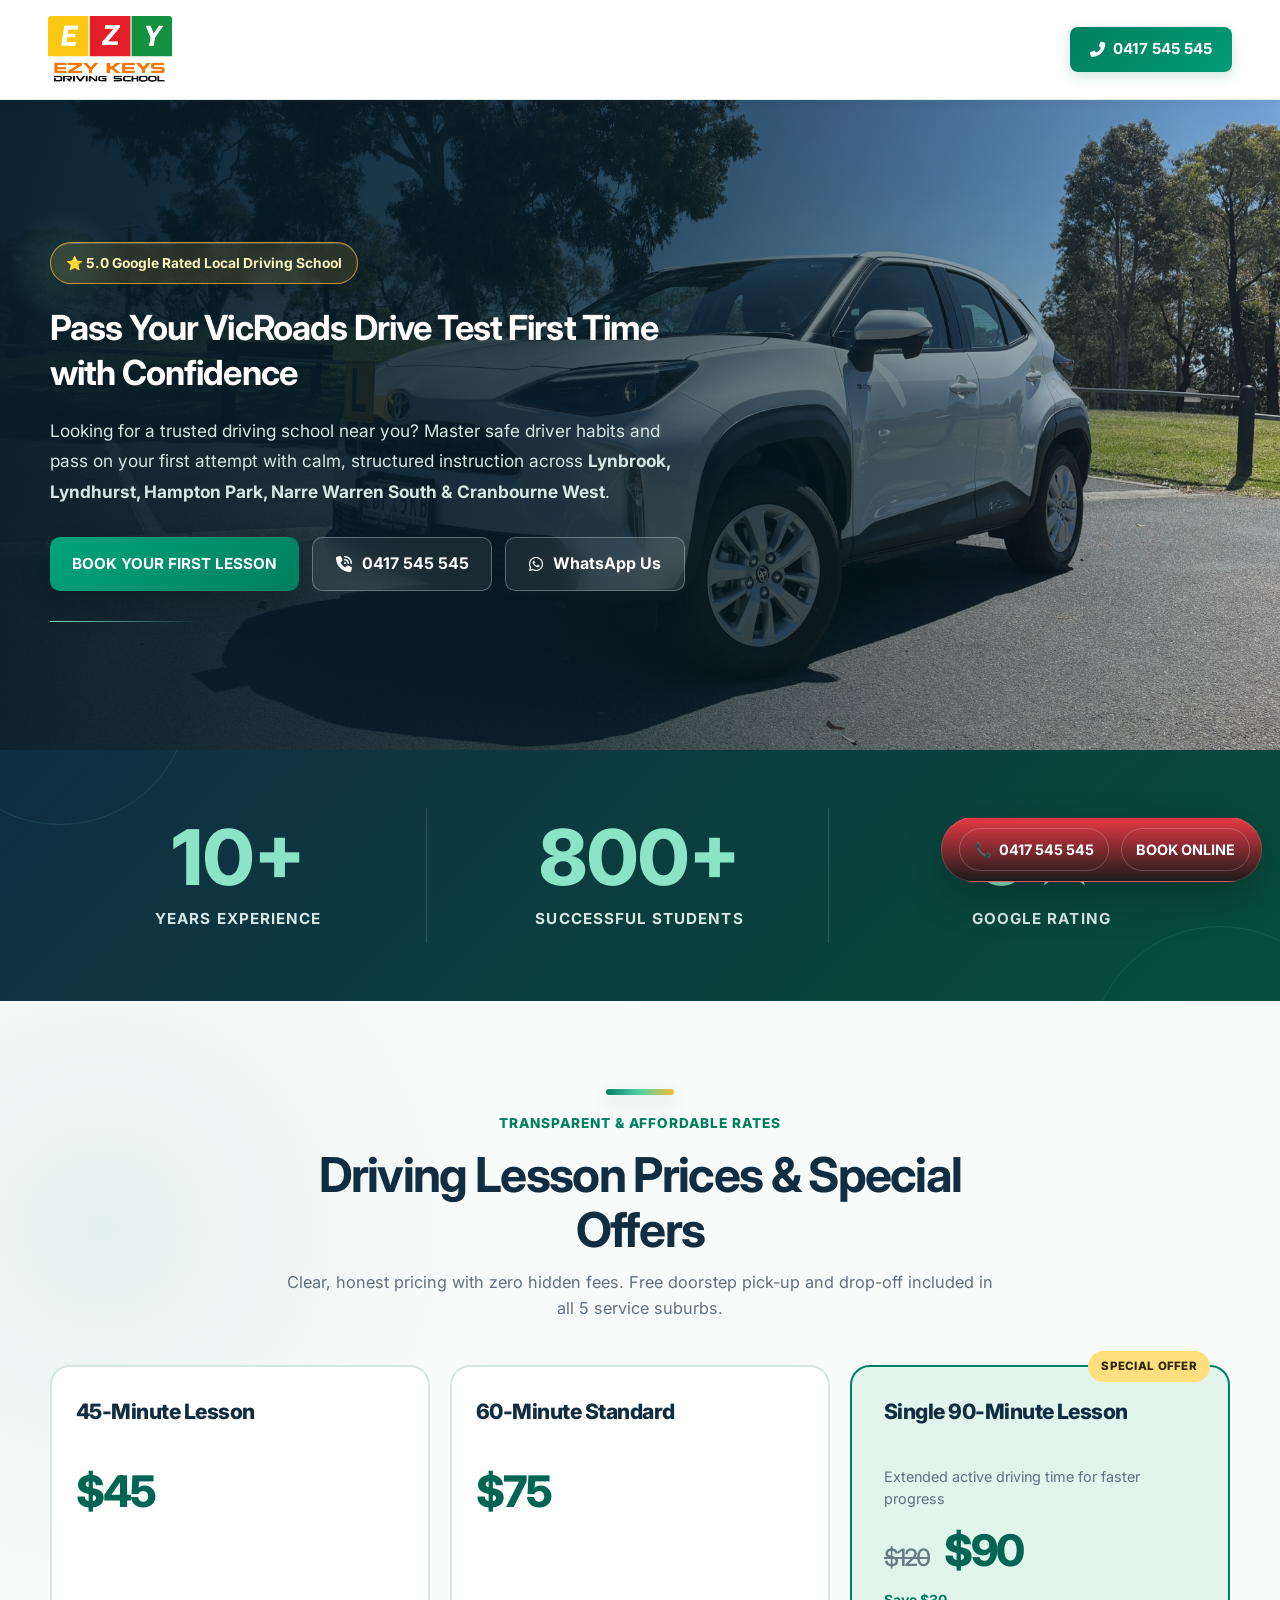
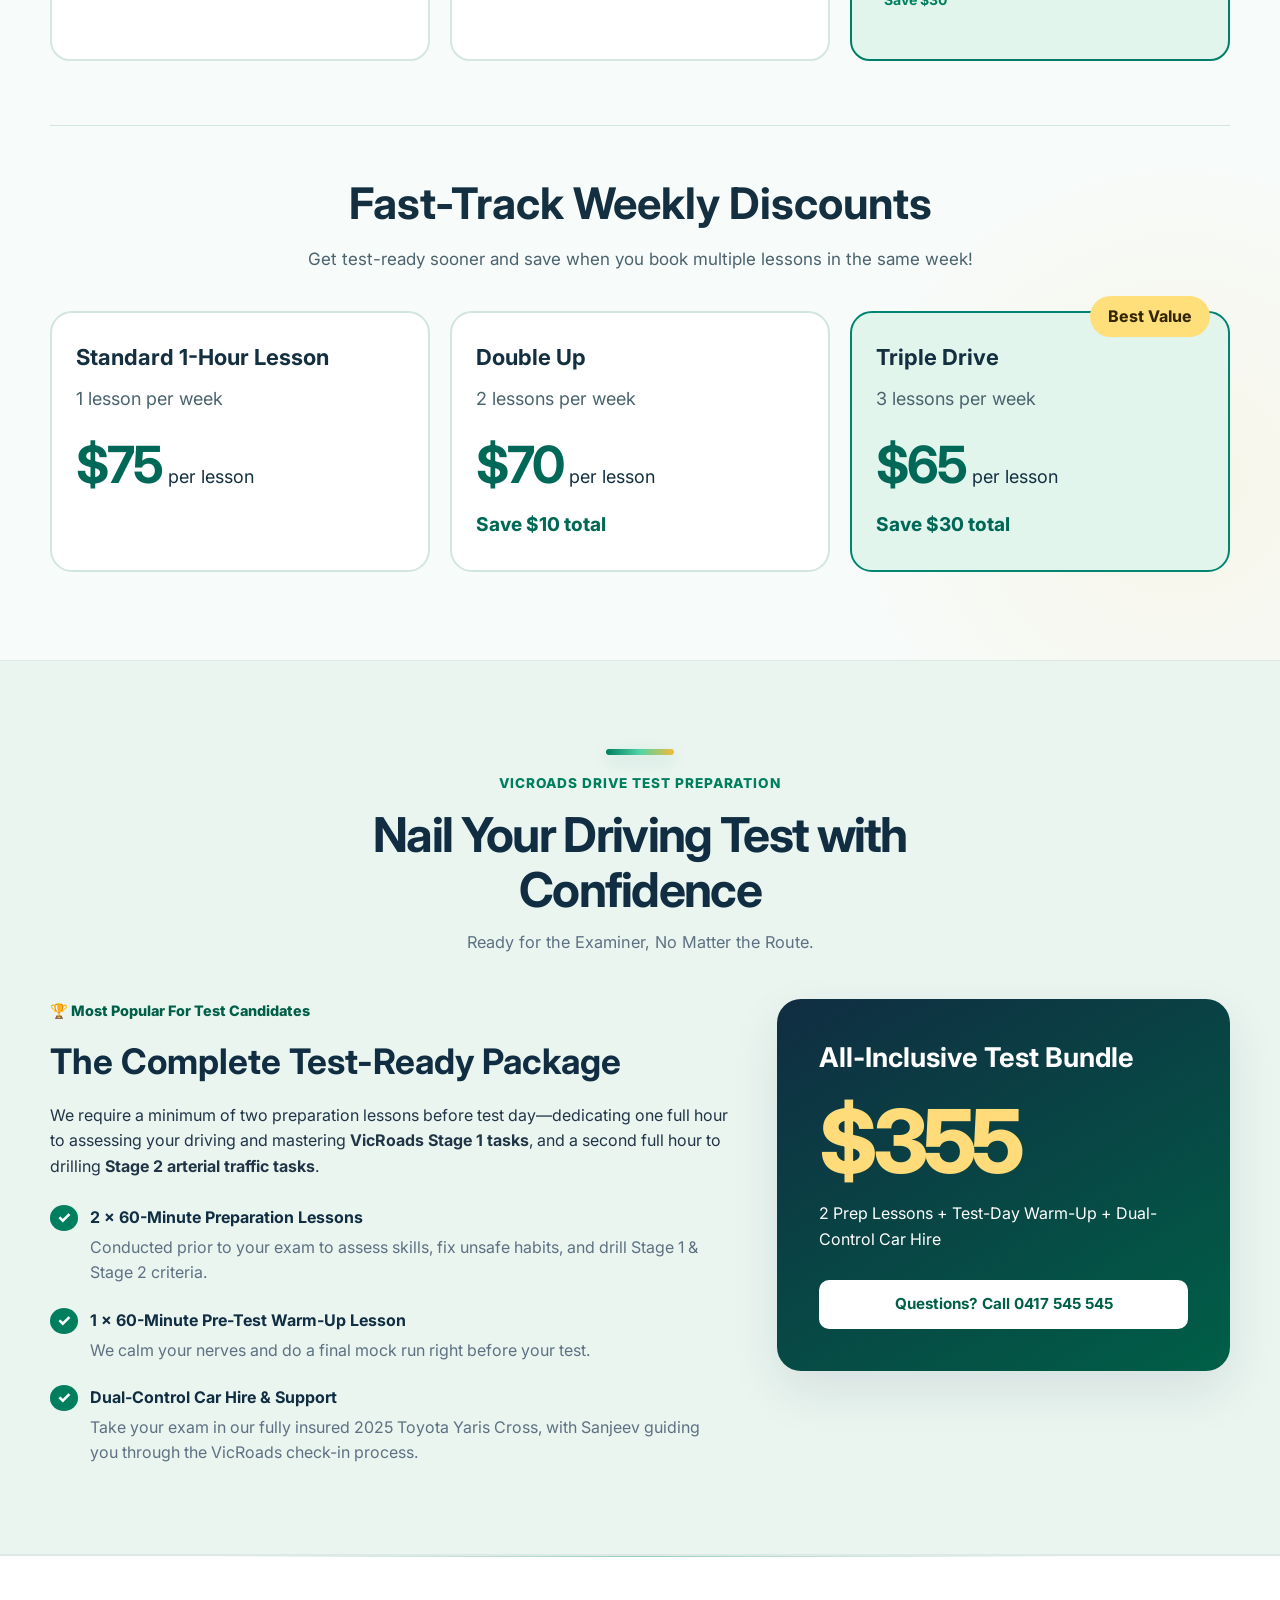
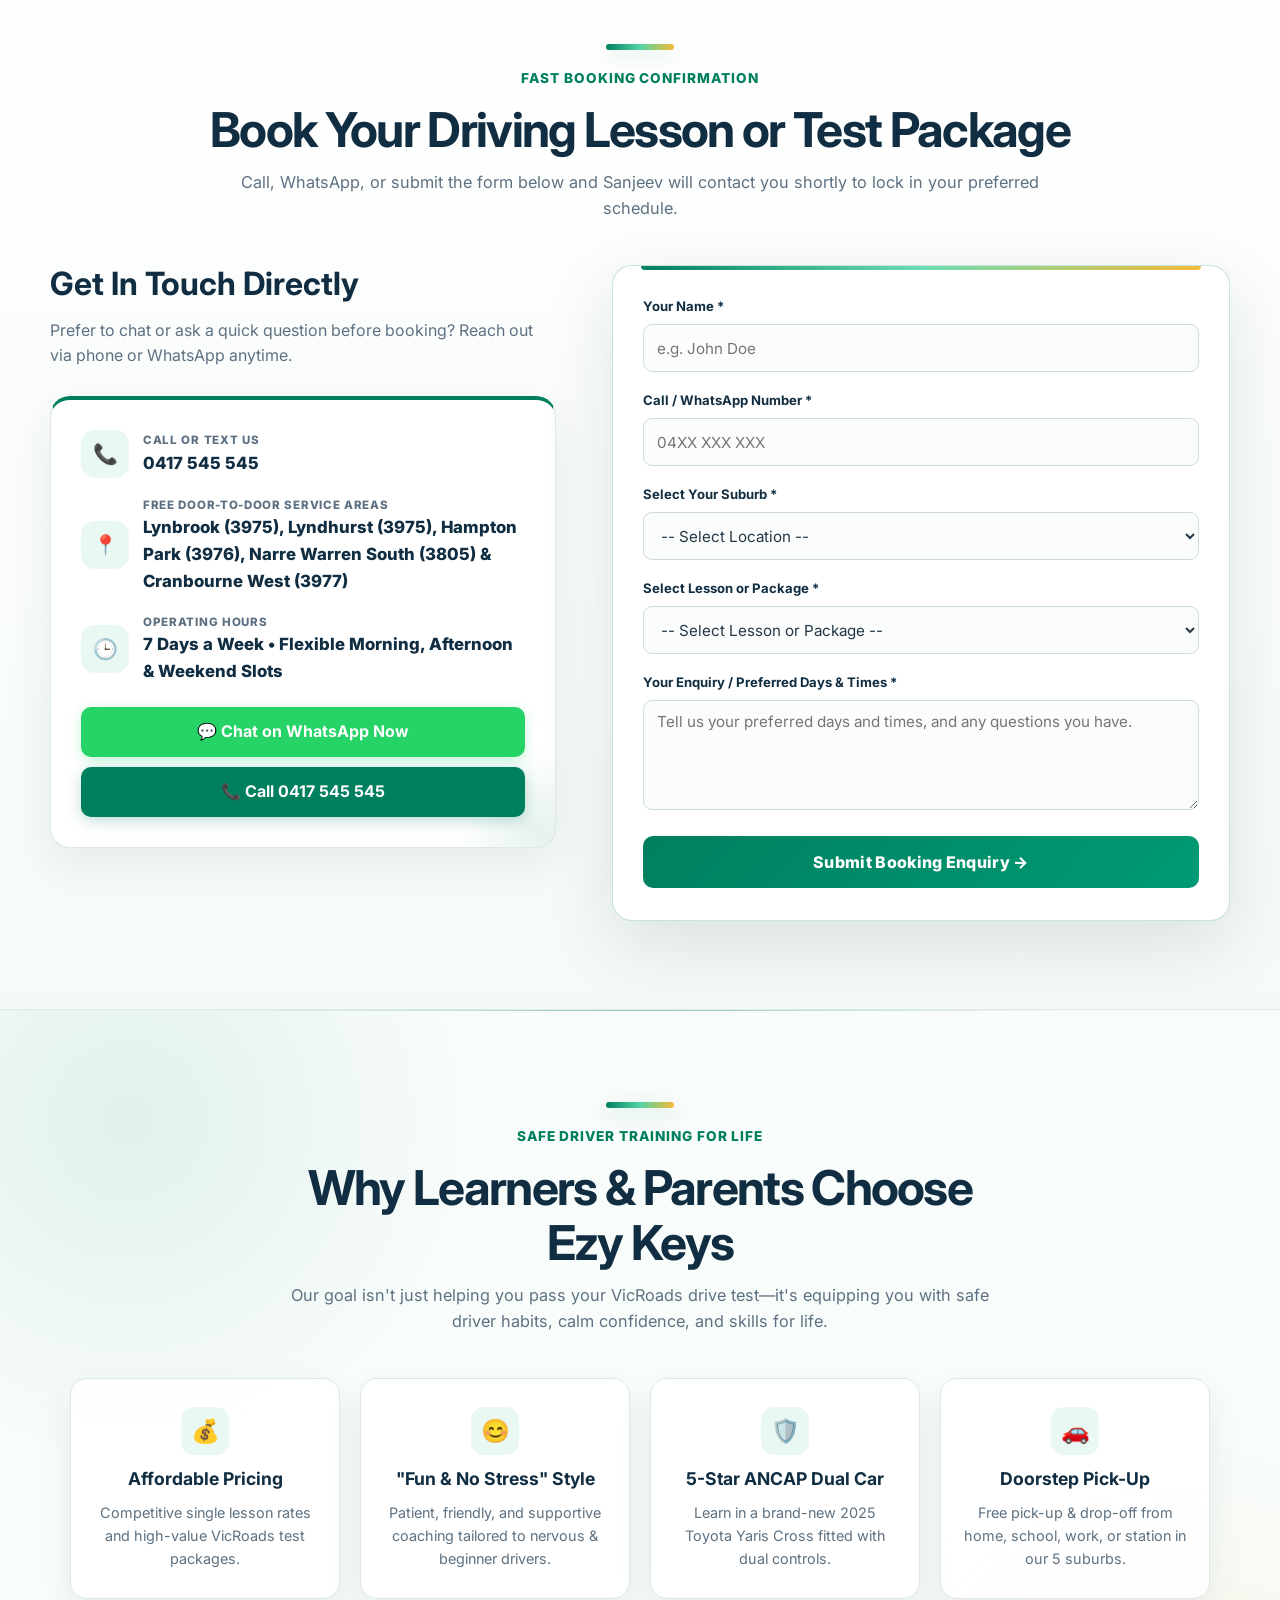
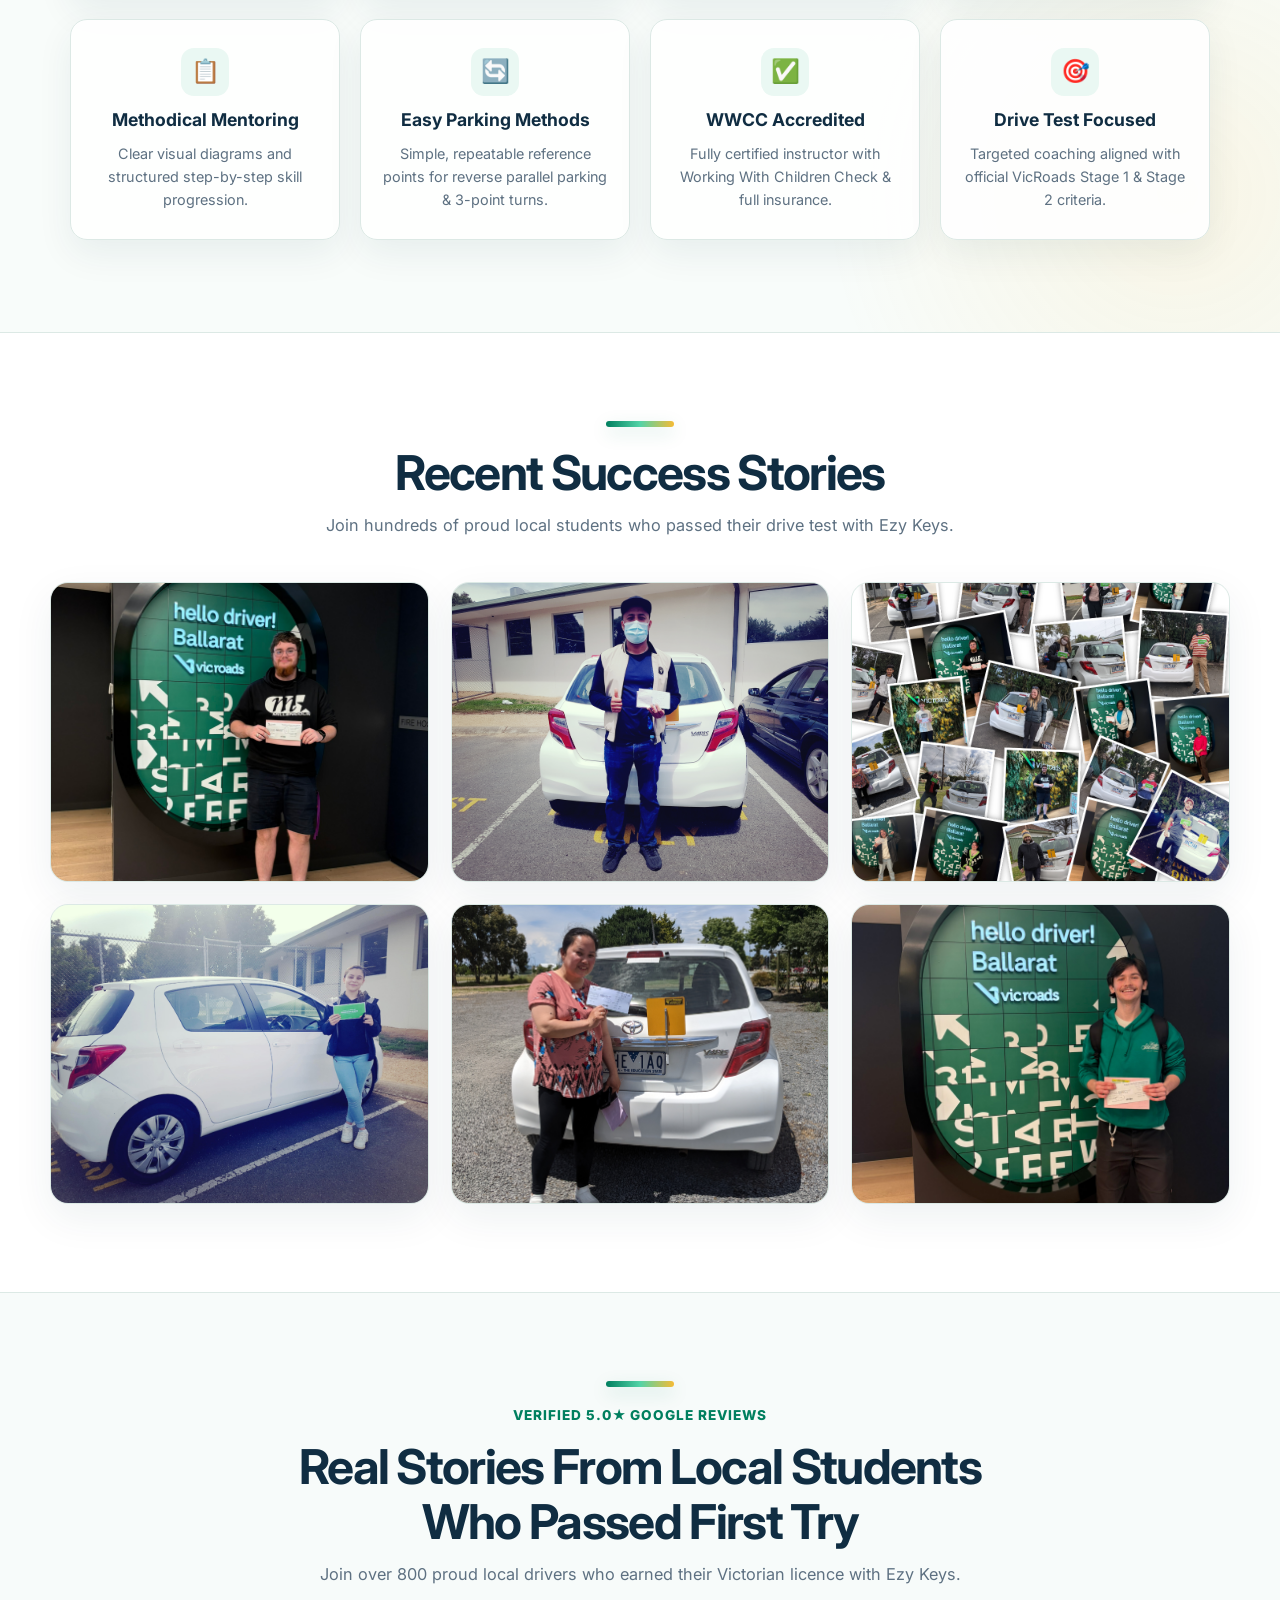
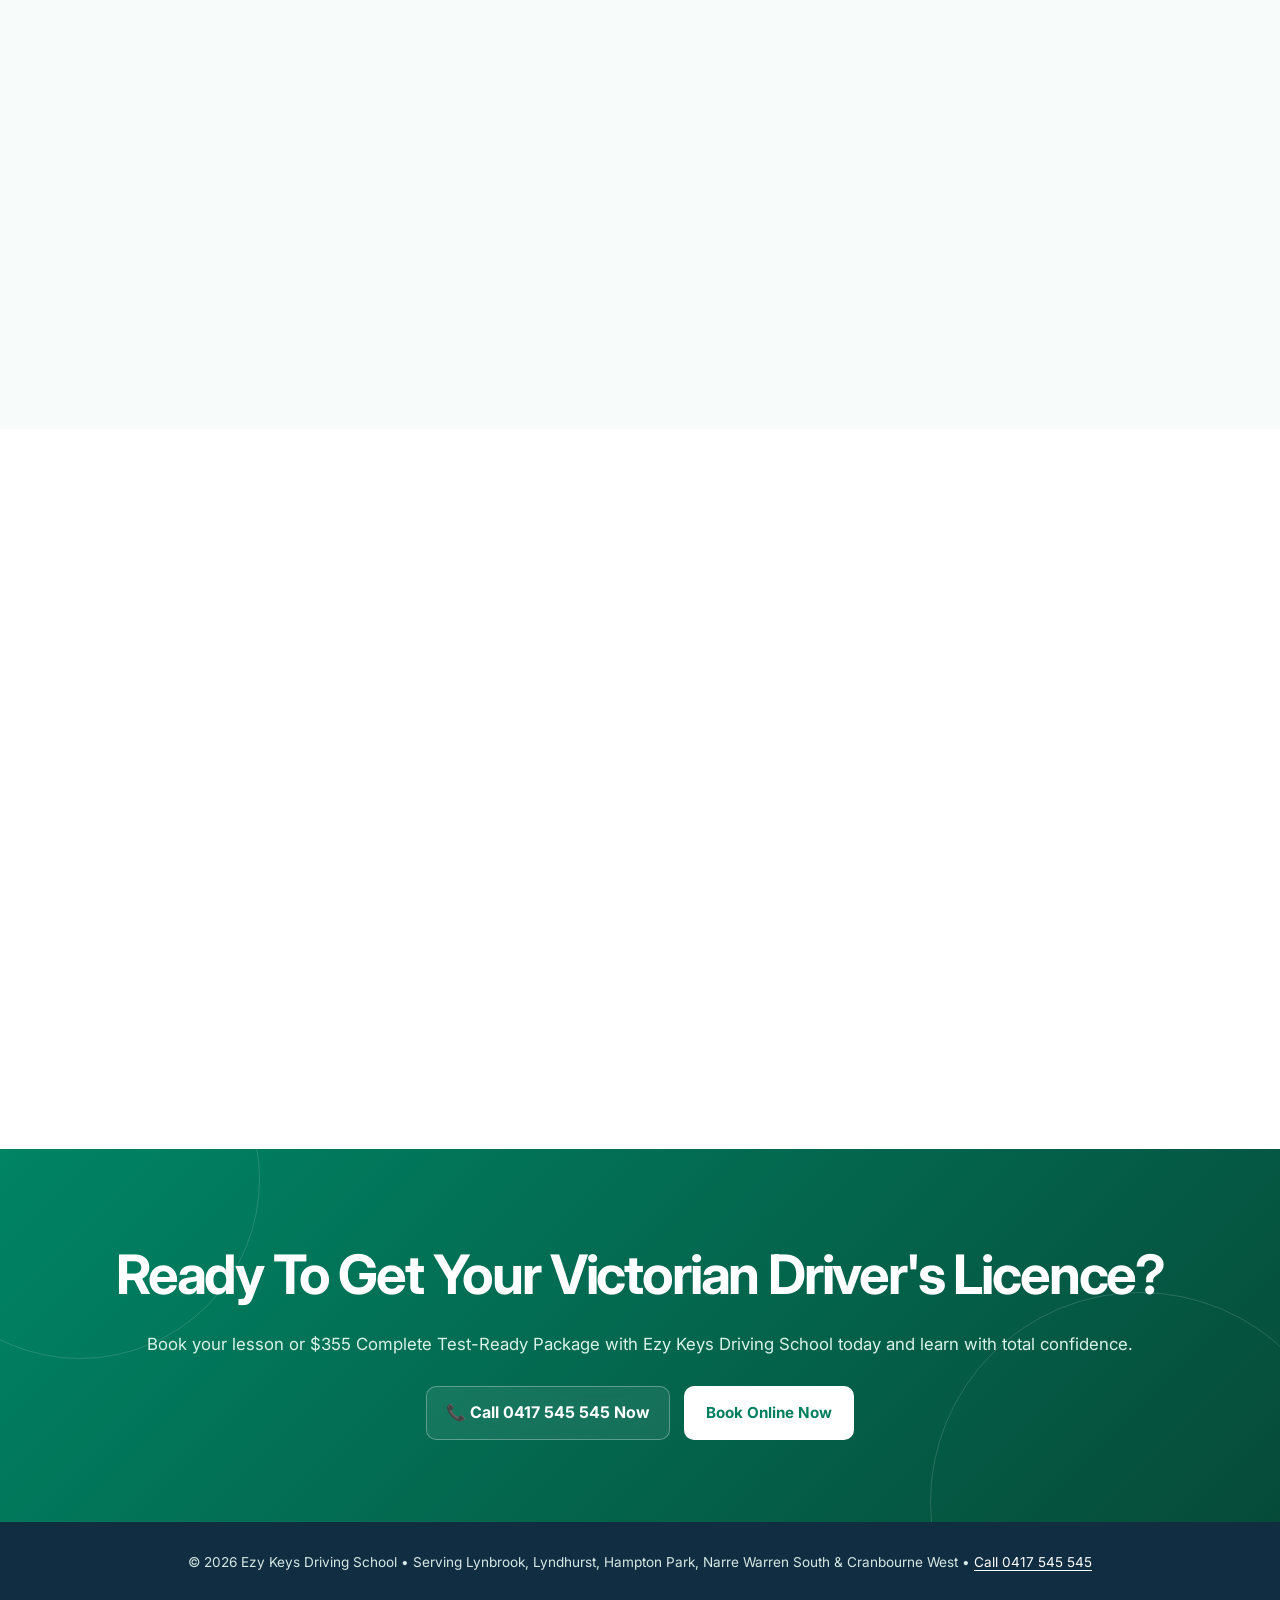
<file: pages/driving-school-preview.html>
<!DOCTYPE html>
<html lang="en">
<head>
    <meta charset="UTF-8">
    <meta name="viewport" content="width=device-width, initial-scale=1.0">
    <title>Ezy Keys Driving School | Pass Your VicRoads Drive Test First Time</title>
    <meta name="robots" content="noindex, nofollow">
    <meta name="description" content="Top-rated driving school in Lynbrook, Lyndhurst, Hampton Park, Narre Warren South &amp; Cranbourne West. Learn safely in our 2025 Toyota Yaris Cross with dual controls. Single 90-minute lessons for $90, normally $120. Save $30!">
    <meta property="og:title" content="Ezy Keys Driving School | Lynbrook, Lyndhurst, Hampton Park, Narre Warren South &amp; Cranbourne West">
    <meta property="og:description" content="Top-rated driving school with 5-star Google rating. Dual controls 2025 Toyota Yaris Cross, 800+ successful students.">
    <link rel="icon" type="image/svg+xml" href="../favicon.svg">
    <link rel="preconnect" href="https://fonts.googleapis.com">
    <link rel="preconnect" href="https://fonts.gstatic.com" crossorigin>
    <link href="https://fonts.googleapis.com/css2?family=Inter:wght@400;500;600;700;800&display=swap" rel="stylesheet">
    <link rel="stylesheet" href="https://cdnjs.cloudflare.com/ajax/libs/font-awesome/6.4.0/css/all.min.css">

    <style id="ezy-hp-isolated-css">
        /* ============================================================
           ISOLATED STANDALONE CSS FOR HAMPTON PARK AD LANDING PAGE
           All selectors prefixed with .ezy-hp- to prevent any clashes
           No dependencies on global style.css or ezykeys-legacy-shared.css
           ============================================================ */

        *, *::before, *::after {
            box-sizing: border-box;
            margin: 0;
            padding: 0;
        }

        html {
            scroll-behavior: smooth;
            scroll-padding-top: 20px;
        }

        body {
            margin: 0;
            padding: 0;
            font-family: 'Inter', -apple-system, BlinkMacSystemFont, 'Segoe UI', Roboto, Helvetica, Arial, sans-serif;
            color: #213547;
            background-color: #f7fbfa;
            line-height: 1.6;
            -webkit-font-smoothing: antialiased;
        }

        /* --- Theme Variables --- */
        :root, .ezy-hp-page {
            --hp-green: #007f5f;
            --hp-green-dark: #005f47;
            --hp-green-soft: #eaf8f3;
            --hp-navy: #102d42;
            --hp-slate: #5e7182;
            --hp-gold: #f5bb35;
            --hp-line: #dce9e5;
            --hp-white: #ffffff;
        }

        .ezy-hp-page {
            color: #213547;
            background: #f7fbfa;
            overflow: hidden;
        }

        .ezy-hp-page a {
            text-decoration: none;
        }

        /* --- Header --- */
        .ezy-hp-header {
            position: sticky;
            top: 0;
            z-index: 1000;
            display: flex;
            align-items: center;
            justify-content: space-between;
            padding: 16px clamp(16px, 5vw, 48px);
            background-color: #ffffff;
            border-bottom: 1px solid #e2ece8;
            box-shadow: 0 2px 12px rgba(16, 45, 66, 0.05);
        }

        .ezy-hp-logo {
            display: flex;
            align-items: center;
        }

        .ezy-hp-logo a {
            display: inline-block;
            line-height: 0;
        }

        .ezy-hp-logo img {
            height: clamp(38px, 4.5vw, 48px);
            width: auto;
            display: block;
        }

        .ezy-hp-header-phone {
            background: linear-gradient(135deg, #007f5f, #009b75);
            color: #ffffff !important;
            padding: 10px 20px;
            border-radius: 8px;
            text-decoration: none;
            font-weight: 700;
            font-size: 0.95rem;
            display: inline-flex;
            align-items: center;
            gap: 8px;
            box-shadow: 0 4px 14px rgba(0, 127, 95, 0.2);
            transition: all 0.25s ease;
        }

        .ezy-hp-header-phone:hover {
            background: linear-gradient(135deg, #005f47, #007f5f);
            transform: translateY(-2px);
            box-shadow: 0 6px 18px rgba(0, 127, 95, 0.3);
        }

        /* --- Layout Shell & Sections --- */
        .ezy-hp-shell {
            width: min(1180px, calc(100% - 40px));
            margin: 0 auto;
        }

        .ezy-hp-section {
            padding: 88px 0;
        }

        .ezy-hp-heading {
            position: relative;
            max-width: 720px;
            margin: 0 auto 44px;
            text-align: center;
            padding-top: 24px;
        }

        .ezy-hp-heading::before {
            content: "";
            position: absolute;
            top: 0;
            left: 50%;
            width: 68px;
            height: 6px;
            background: linear-gradient(90deg, var(--hp-green), #52d3a7, var(--hp-gold));
            border-radius: 999px;
            transform: translateX(-50%);
            box-shadow: 0 6px 18px rgba(0, 127, 95, .18);
        }

        .ezy-hp-heading h2 {
            margin: 0 0 12px;
            color: var(--hp-navy);
            font-size: clamp(2rem, 4vw, 3rem);
            line-height: 1.15;
            letter-spacing: -0.035em;
        }

        .ezy-hp-heading p {
            margin: 0;
            color: var(--hp-slate);
            font-size: 1.02rem;
            line-height: 1.6;
        }

        /* --- Hero Section --- */
        .ezy-hp-hero {
            position: relative;
            display: flex;
            min-height: 720px;
            align-items: center;
            padding: 92px 0 78px;
            color: var(--hp-white);
            background:
                radial-gradient(circle at 82% 20%, rgba(53, 190, 142, 0.28), transparent 28%),
                linear-gradient(135deg, #0a2334 0%, #0c3a3b 55%, #075b48 100%);
            overflow: hidden;
        }

        .ezy-hp-hero::before {
            content: "";
            position: absolute;
            inset: 0;
            opacity: 0.16;
            background-image: linear-gradient(rgba(255,255,255,.14) 1px, transparent 1px), linear-gradient(90deg, rgba(255,255,255,.14) 1px, transparent 1px);
            background-size: 48px 48px;
            mask-image: linear-gradient(to bottom, black, transparent 85%);
        }

        .ezy-hp-hero::after {
            content: "";
            position: absolute;
            right: -120px;
            bottom: -180px;
            width: 470px;
            height: 470px;
            background: radial-gradient(circle, rgba(131, 225, 192, .28), transparent 67%);
            border-radius: 50%;
            pointer-events: none;
        }

        .ezy-hp-hero-grid {
            position: relative;
            z-index: 1;
            display: grid;
            grid-template-columns: 1.05fr .95fr;
            gap: 64px;
            align-items: center;
        }

        .ezy-hp-hero-copy {
            position: relative;
        }

        .ezy-hp-hero-copy::before {
            content: "";
            position: absolute;
            top: -35px;
            left: -45px;
            width: 120px;
            height: 120px;
            background: radial-gradient(circle, rgba(131, 225, 192, .16), transparent 68%);
            border-radius: 50%;
            pointer-events: none;
        }

        .ezy-hp-hero-copy::after {
            content: "";
            display: block;
            width: 150px;
            height: 1px;
            margin-top: 30px;
            background: linear-gradient(90deg, #83e1c0, transparent);
        }

        .ezy-hp-badge {
            display: inline-flex;
            align-items: center;
            gap: 9px;
            margin-bottom: 22px;
            padding: 9px 15px;
            color: #fff3bd;
            background: rgba(245, 187, 53, 0.13);
            border: 1px solid rgba(245, 187, 53, 0.72);
            border-radius: 999px;
            font-size: .86rem;
            font-weight: 700;
            box-shadow: inset 0 1px 0 rgba(255, 255, 255, .18), 0 10px 28px rgba(0, 0, 0, .12);
            backdrop-filter: blur(10px);
        }

        .ezy-hp-hero h1 {
            max-width: 720px;
            margin: 0 0 20px;
            font-size: clamp(2.35rem, 4.4vw, 4.1rem);
            line-height: 1.08;
            letter-spacing: -0.055em;
        }

        .ezy-hp-hero h1 span {
            color: #83e1c0;
        }

        .ezy-hp-hero-copy > p {
            max-width: 650px;
            margin: 0 0 28px;
            color: #d6e7e4;
            font-size: 1.08rem;
            line-height: 1.75;
        }

        .ezy-hp-hero-list {
            display: grid;
            gap: 10px;
            margin: 0;
            padding: 0;
            list-style: none;
        }

        .ezy-hp-hero-list li {
            display: flex;
            align-items: flex-start;
            gap: 13px;
            padding: 13px 15px;
            color: #dcece9;
            background: linear-gradient(105deg, rgba(255, 255, 255, .1), rgba(255, 255, 255, .045));
            border: 1px solid rgba(255, 255, 255, .14);
            border-radius: 14px;
            box-shadow: inset 0 1px 0 rgba(255, 255, 255, .08);
            line-height: 1.48;
            transition: transform .2s ease, background-color .2s ease, border-color .2s ease;
        }

        .ezy-hp-hero-list li:hover {
            transform: translateX(4px);
            background-color: rgba(255, 255, 255, .07);
            border-color: rgba(131, 225, 192, .35);
        }

        .ezy-hp-list-icon {
            display: grid;
            flex: 0 0 32px;
            width: 32px;
            height: 32px;
            place-items: center;
            margin-top: 1px;
            background: rgba(131, 225, 192, .13);
            border: 1px solid rgba(131, 225, 192, .25);
            border-radius: 9px;
            font-size: .95rem;
            line-height: 1;
        }

        .ezy-hp-list-copy {
            min-width: 0;
            font-size: .94rem;
        }

        .ezy-hp-list-copy strong {
            display: block;
            margin-bottom: 1px;
            color: #fff;
            font-size: 1rem;
            line-height: 1.4;
        }

        .ezy-hp-hero-actions {
            display: flex;
            flex-wrap: wrap;
            gap: 13px;
            margin-top: 30px;
        }

        /* --- Buttons --- */
        .ezy-hp-primary-btn,
        .ezy-hp-package-btn {
            position: relative;
            overflow: hidden;
            display: inline-flex;
            align-items: center;
            justify-content: center;
            min-height: 48px;
            padding: 12px 22px;
            color: white !important;
            background: var(--hp-green);
            border: 0;
            border-radius: 10px;
            font-family: inherit;
            font-weight: 700;
            font-size: 0.95rem;
            text-decoration: none;
            cursor: pointer;
            transition: transform .2s ease, background .2s ease, box-shadow .2s ease;
        }

        .ezy-hp-primary-btn::after,
        .ezy-hp-package-btn::after {
            content: "";
            position: absolute;
            top: -60%;
            left: -45%;
            width: 35%;
            height: 220%;
            background: rgba(255, 255, 255, .22);
            transform: rotate(25deg);
            transition: left .55s ease;
        }

        .ezy-hp-primary-btn:hover::after,
        .ezy-hp-package-btn:hover::after {
            left: 115%;
        }

        .ezy-hp-primary-btn:hover,
        .ezy-hp-package-btn:hover {
            color: white !important;
            background: var(--hp-green-dark);
            transform: translateY(-2px);
            box-shadow: 0 10px 24px rgba(0, 127, 95, .25);
        }

        .ezy-hp-hero-actions .ezy-hp-primary-btn {
            min-width: 220px;
            min-height: 54px;
            background: linear-gradient(135deg, #00a47b, #007f5f);
            box-shadow: 0 14px 30px rgba(0, 0, 0, .2);
        }

        .ezy-hp-secondary-btn {
            display: inline-flex;
            align-items: center;
            justify-content: center;
            gap: 10px;
            min-width: 180px;
            min-height: 54px;
            padding: 12px 19px;
            color: white !important;
            background: rgba(255, 255, 255, .08);
            border: 1px solid rgba(255, 255, 255, .3);
            border-radius: 10px;
            backdrop-filter: blur(12px);
            font-weight: 700;
            text-decoration: none;
            transition: background .2s ease, transform .2s ease, border-color .2s ease;
        }

        .ezy-hp-secondary-btn:hover {
            color: white !important;
            background: rgba(255, 255, 255, .16);
            border-color: rgba(255, 255, 255, .55);
            transform: translateY(-2px);
        }

        /* --- Car Stage & Floating Chips --- */
        .ezy-hp-car-stage {
            position: relative;
            padding: 20px;
            perspective: 1200px;
        }

        .ezy-hp-car-stage::before {
            content: "";
            position: absolute;
            inset: 8% 2% 3%;
            background: linear-gradient(145deg, rgba(255, 255, 255, .19), rgba(255, 255, 255, .05));
            border: 1px solid rgba(255, 255, 255, .22);
            border-radius: 32px;
            transform: rotate(3deg);
        }

        .ezy-hp-car-card {
            position: relative;
            z-index: 1;
            overflow: hidden;
            padding: 18px;
            color: #213547;
            background: rgba(255, 255, 255, .97);
            border: 1px solid rgba(255, 255, 255, .7);
            border-radius: 26px;
            box-shadow: 0 28px 70px rgba(0, 0, 0, .28);
            transition: transform .45s cubic-bezier(.2, .75, .25, 1), box-shadow .45s ease;
        }

        .ezy-hp-car-card::before {
            content: "";
            position: absolute;
            z-index: 2;
            top: 0;
            left: 18%;
            width: 64%;
            height: 3px;
            background: linear-gradient(90deg, transparent, #62d7ae, transparent);
        }

        .ezy-hp-car-stage:hover .ezy-hp-car-card {
            transform: rotateY(-2deg) rotateX(1deg) translateY(-5px);
            box-shadow: 0 36px 85px rgba(0, 0, 0, .34);
        }

        .ezy-hp-car-image {
            display: block;
            width: 100%;
            height: 270px;
            object-fit: cover;
            object-position: center;
            border-radius: 17px;
            background: #eef5f2;
            transition: transform .6s cubic-bezier(.2, .75, .25, 1);
        }

        .ezy-hp-car-card:hover .ezy-hp-car-image {
            transform: scale(1.035);
        }

        .ezy-hp-car-details {
            padding: 22px 8px 7px;
        }

        .ezy-hp-car-label {
            display: inline-flex;
            margin-bottom: 11px;
            padding: 6px 11px;
            color: white;
            background: var(--hp-green);
            border-radius: 999px;
            font-size: .73rem;
            font-weight: 800;
            letter-spacing: .08em;
        }

        .ezy-hp-car-details h3 {
            margin: 0 0 8px;
            color: var(--hp-navy);
            font-size: 1.38rem;
        }

        .ezy-hp-car-details p {
            margin: 0 0 18px;
            color: var(--hp-slate);
            font-size: .9rem;
        }

        .ezy-hp-car-details .ezy-hp-primary-btn {
            width: 100%;
        }

        .ezy-hp-visual-chip {
            position: absolute;
            z-index: 4;
            display: flex;
            align-items: center;
            gap: 10px;
            min-width: 175px;
            padding: 12px 14px;
            color: var(--hp-navy);
            background: rgba(255, 255, 255, .94);
            border: 1px solid rgba(255, 255, 255, .75);
            border-radius: 14px;
            box-shadow: 0 16px 38px rgba(0, 0, 0, .22);
            backdrop-filter: blur(14px);
            font-size: .76rem;
            line-height: 1.25;
            animation: ezy-hp-float 4.5s ease-in-out infinite;
        }

        .ezy-hp-visual-chip i {
            display: grid;
            flex: 0 0 37px;
            width: 37px;
            height: 37px;
            place-items: center;
            color: white;
            background: linear-gradient(135deg, var(--hp-green), #42c698);
            border-radius: 10px;
        }

        .ezy-hp-visual-chip strong {
            color: var(--hp-green);
            font-size: .84rem;
        }

        .ezy-hp-chip-safety {
            top: -4px;
            right: -25px;
        }

        .ezy-hp-chip-control {
            left: -28px;
            bottom: -34px;
            animation-delay: -2.2s;
        }

        @keyframes ezy-hp-float {
            0%, 100% { transform: translateY(0); }
            50% { transform: translateY(-9px); }
        }

        /* --- Stats Section --- */
        .ezy-hp-stats {
            position: relative;
            overflow: hidden;
            padding: 58px 0;
            color: white;
            background: linear-gradient(135deg, #102d42, #064e3b);
        }

        .ezy-hp-stats::before,
        .ezy-hp-stats::after {
            content: "";
            position: absolute;
            width: 260px;
            height: 260px;
            border: 1px solid rgba(139, 228, 197, .12);
            border-radius: 50%;
        }

        .ezy-hp-stats::before {
            top: -185px;
            left: -70px;
        }

        .ezy-hp-stats::after {
            right: -70px;
            bottom: -185px;
        }

        .ezy-hp-stats-grid {
            position: relative;
            z-index: 1;
            display: grid;
            grid-template-columns: repeat(4, minmax(0, 1fr));
            gap: 24px;
            text-align: center;
        }

        .ezy-hp-stat-item {
            position: relative;
            padding: 12px 18px;
            border-right: 1px solid rgba(255, 255, 255, .14);
            transition: transform .25s ease;
        }

        .ezy-hp-stat-item:last-child {
            border-right: 0;
        }

        .ezy-hp-stat-num {
            color: #8be4c5;
            font-size: clamp(2.2rem, 5vw, 3.3rem);
            font-weight: 800;
            line-height: 1;
        }

        .ezy-hp-stat-label {
            margin-top: 10px;
            color: #d6e7e4;
            font-size: .82rem;
            font-weight: 700;
            letter-spacing: .07em;
            text-transform: uppercase;
        }

        /* --- Packages Section --- */
        #packages {
            position: relative;
            background:
                radial-gradient(circle at 8% 18%, rgba(0, 127, 95, .08), transparent 22%),
                radial-gradient(circle at 92% 86%, rgba(245, 187, 53, .09), transparent 22%);
        }

        .ezy-hp-packages-grid {
            display: grid;
            grid-template-columns: repeat(3, minmax(0, 1fr));
            gap: 20px;
        }

        .ezy-hp-package {
            position: relative;
            overflow: hidden;
            display: flex;
            flex-direction: column;
            min-height: 350px;
            padding: 30px;
            background: #fff;
            border: 1px solid var(--hp-line);
            border-radius: 20px;
            box-shadow: 0 16px 45px rgba(20, 52, 68, .08);
            transition: transform .25s ease, box-shadow .25s ease;
        }

        .ezy-hp-package::before {
            content: "";
            position: absolute;
            top: 0;
            left: 0;
            width: 100%;
            height: 5px;
            background: linear-gradient(90deg, var(--hp-green), #59d8ae);
            opacity: .25;
            transition: opacity .25s ease, height .25s ease;
        }

        .ezy-hp-package:hover {
            transform: translateY(-7px);
            box-shadow: 0 22px 55px rgba(20, 52, 68, .13);
        }

        .ezy-hp-package:hover::before,
        .ezy-hp-package.ezy-hp-package-featured::before {
            height: 7px;
            opacity: 1;
        }

        .ezy-hp-package.ezy-hp-package-featured {
            background: linear-gradient(160deg, #f3fff9, #fffdf5);
            border: 2px solid var(--hp-green);
            transform: scale(1.025);
            box-shadow: 0 26px 65px rgba(0, 127, 95, .16);
        }

        .ezy-hp-package.ezy-hp-package-featured:hover {
            transform: scale(1.025) translateY(-7px);
        }

        .ezy-hp-package.ezy-hp-package-featured::after {
            content: "★";
            position: absolute;
            right: -12px;
            bottom: -38px;
            color: rgba(245, 187, 53, .16);
            font-size: 150px;
            line-height: 1;
            transform: rotate(12deg);
            pointer-events: none;
        }

        .ezy-hp-package > * {
            position: relative;
            z-index: 1;
        }

        .ezy-hp-package-badge {
            position: absolute;
            top: -15px;
            left: 25px;
            padding: 7px 13px;
            color: #fff;
            background: linear-gradient(135deg, var(--hp-green), #00a67c);
            border-radius: 999px;
            box-shadow: 0 8px 20px rgba(0, 127, 95, .22);
            font-size: .72rem;
            font-weight: 800;
            letter-spacing: .07em;
        }

        .ezy-hp-package-title {
            margin: 5px 0 12px;
            color: var(--hp-navy);
            font-size: 1.25rem;
            font-weight: 800;
        }

        .ezy-hp-package-desc {
            min-height: 68px;
            margin: 0;
            color: var(--hp-slate);
            font-size: .9rem;
            line-height: 1.5;
        }

        .ezy-hp-package-price {
            margin: 18px 0 24px;
            color: var(--hp-green);
            font-size: 2.45rem;
            font-weight: 800;
            line-height: 1;
        }

        .ezy-hp-package-price span {
            display: block;
            margin-top: 8px;
            color: var(--hp-slate);
            font-size: .9rem;
            font-weight: 400;
        }

        .ezy-hp-package-btn {
            width: 100%;
            margin-top: auto;
            background: var(--hp-navy);
        }

        .ezy-hp-package.ezy-hp-package-featured .ezy-hp-package-btn {
            background: var(--hp-green);
        }

        /* --- Booking & Contact Section --- */
        .ezy-hp-booking {
            position: relative;
            background: linear-gradient(180deg, #fff 0%, #f5faf8 100%);
            border-top: 1px solid var(--hp-line);
            border-bottom: 1px solid var(--hp-line);
        }

        .ezy-hp-booking::before {
            content: "";
            position: absolute;
            top: 0;
            left: 50%;
            width: min(880px, 86%);
            height: 1px;
            background: linear-gradient(90deg, transparent, rgba(0, 127, 95, .4), transparent);
            transform: translateX(-50%);
        }

        .ezy-hp-booking-grid {
            display: grid;
            grid-template-columns: .9fr 1.1fr;
            gap: 56px;
            align-items: start;
        }

        .ezy-hp-booking-copy h2 {
            margin: 0 0 14px;
            color: var(--hp-navy);
            font-size: clamp(2rem, 4vw, 3rem);
            line-height: 1.15;
            letter-spacing: -.035em;
        }

        .ezy-hp-booking-copy > p {
            margin: 0 0 27px;
            color: var(--hp-slate);
            line-height: 1.6;
        }

        .ezy-hp-contact-card {
            position: relative;
            overflow: hidden;
            padding: 30px;
            background: #fff;
            border: 1px solid var(--hp-line);
            border-top: 4px solid var(--hp-green);
            border-radius: 20px;
            box-shadow: 0 16px 45px rgba(20, 52, 68, .08);
        }

        .ezy-hp-contact-card::after {
            content: "";
            position: absolute;
            right: -70px;
            bottom: -70px;
            width: 170px;
            height: 170px;
            background: radial-gradient(circle, rgba(0, 127, 95, .1), transparent 68%);
            border-radius: 50%;
            pointer-events: none;
        }

        .ezy-hp-contact-item {
            display: flex;
            gap: 14px;
            align-items: center;
            margin-bottom: 18px;
        }

        .ezy-hp-contact-icon {
            display: grid;
            flex: 0 0 48px;
            width: 48px;
            height: 48px;
            place-items: center;
            background: var(--hp-green-soft);
            border-radius: 14px;
            font-size: 1.25rem;
        }

        .ezy-hp-contact-label {
            color: var(--hp-slate);
            font-size: .72rem;
            font-weight: 800;
            letter-spacing: .06em;
            text-transform: uppercase;
        }

        .ezy-hp-contact-value {
            color: var(--hp-navy);
            font-size: 1.05rem;
            font-weight: 800;
        }

        .ezy-hp-contact-actions {
            display: grid;
            gap: 10px;
            margin-top: 22px;
        }

        .ezy-hp-contact-actions a {
            display: flex;
            align-items: center;
            justify-content: center;
            min-height: 50px;
            color: white !important;
            border-radius: 10px;
            font-weight: 700;
            text-decoration: none;
            transition: transform .2s ease, box-shadow .2s ease;
        }

        .ezy-hp-whatsapp-btn {
            background: #25d366;
            box-shadow: 0 4px 14px rgba(37, 211, 102, .25);
        }

        .ezy-hp-call-btn {
            background: var(--hp-green);
            box-shadow: 0 4px 14px rgba(0, 127, 95, .25);
        }

        .ezy-hp-whatsapp-btn:hover,
        .ezy-hp-call-btn:hover {
            transform: translateY(-2px);
        }

        .ezy-hp-form-card {
            position: relative;
            padding: 30px;
            background: #fff;
            border: 1px solid rgba(0, 127, 95, .22);
            border-radius: 20px;
            box-shadow: 0 24px 70px rgba(20, 52, 68, .12);
        }

        .ezy-hp-form-card::before {
            content: "";
            position: absolute;
            top: 0;
            left: 28px;
            right: 28px;
            height: 4px;
            background: linear-gradient(90deg, var(--hp-green), #6bddb5, var(--hp-gold));
            border-radius: 0 0 8px 8px;
        }

        .ezy-hp-form-card h3 {
            margin: 0 0 6px;
            color: var(--hp-navy);
            font-size: 1.5rem;
        }

        .ezy-hp-form-intro {
            margin: 0 0 22px;
            color: var(--hp-slate);
            font-size: .88rem;
        }

        .ezy-hp-form-grid {
            display: grid;
            grid-template-columns: 1fr;
            gap: 16px;
        }

        .ezy-hp-field {
            margin-bottom: 2px;
        }

        .ezy-hp-field-wide {
            grid-column: 1 / -1;
        }

        .ezy-hp-other-location[hidden] {
            display: none;
        }

        .ezy-hp-field label {
            display: block;
            margin-bottom: 7px;
            color: var(--hp-navy);
            font-size: .82rem;
            font-weight: 700;
        }

        .ezy-hp-field input,
        .ezy-hp-field select,
        .ezy-hp-field textarea {
            width: 100%;
            min-height: 48px;
            padding: 11px 13px;
            color: #243746;
            background: #fbfdfc;
            border: 1px solid #cdded8;
            border-radius: 9px;
            outline: none;
            font-family: inherit;
            font-size: 0.95rem;
            transition: border-color .2s ease, box-shadow .2s ease;
        }

        .ezy-hp-field textarea {
            min-height: 110px;
            resize: vertical;
        }

        .ezy-hp-field input:focus,
        .ezy-hp-field select:focus,
        .ezy-hp-field textarea:focus {
            border-color: var(--hp-green);
            box-shadow: 0 0 0 4px rgba(0, 127, 95, .1);
        }

        .ezy-hp-submit-btn {
            width: 100%;
            min-height: 52px;
            color: white;
            background: linear-gradient(135deg, var(--hp-green), #009b75);
            border: 0;
            border-radius: 10px;
            cursor: pointer;
            font-family: inherit;
            font-weight: 800;
            font-size: 1rem;
            letter-spacing: .02em;
            transition: transform .2s ease, box-shadow .2s ease;
        }

        .ezy-hp-submit-btn:hover {
            transform: translateY(-2px);
            box-shadow: 0 12px 26px rgba(0, 127, 95, .22);
        }

        .ezy-hp-submit-btn:disabled {
            cursor: wait;
            opacity: .72;
            transform: none;
            box-shadow: none;
        }

        .ezy-hp-form-status {
            display: none;
            grid-column: 1 / -1;
            margin: 0;
            padding: 12px 14px;
            border-radius: 9px;
            font-size: .88rem;
            font-weight: 700;
        }

        .ezy-hp-form-status.ezy-hp-status-success {
            display: block;
            color: #075f49;
            background: #e4f7f0;
            border: 1px solid #a7dfca;
        }

        .ezy-hp-form-status.ezy-hp-status-error {
            display: block;
            color: #8b1d2c;
            background: #fff0f2;
            border: 1px solid #f1b9c1;
        }

        .ezy-hp-honeypot {
            position: absolute !important;
            left: -9999px !important;
            width: 1px !important;
            height: 1px !important;
            overflow: hidden !important;
        }

        /* --- Why Choose Us Section (Fully Scoped) --- */
        .ezy-hp-why-section {
            position: relative;
            overflow: hidden;
            padding: 92px 0;
            background:
                radial-gradient(circle at 10% 12%, rgba(0, 127, 95, .09), transparent 24%),
                radial-gradient(circle at 92% 85%, rgba(245, 187, 53, .1), transparent 25%),
                #f8fcfa;
        }

        .ezy-hp-why-section::before {
            content: "";
            position: absolute;
            top: 0;
            left: 50%;
            width: min(880px, 86%);
            height: 1px;
            background: linear-gradient(90deg, transparent, rgba(0, 127, 95, .4), transparent);
            transform: translateX(-50%);
        }

        .ezy-hp-why-container {
            position: relative;
            z-index: 1;
            max-width: 1180px;
            margin: 0 auto;
            padding: 0 20px;
        }

        .ezy-hp-why-title {
            text-align: center;
            color: var(--hp-navy);
            font-size: clamp(2rem, 4vw, 3rem);
            line-height: 1.15;
            letter-spacing: -.035em;
            margin-bottom: 14px;
        }

        .ezy-hp-why-subtitle {
            text-align: center;
            max-width: 820px;
            margin: 0 auto 44px;
            color: var(--hp-slate);
            font-size: 1.02rem;
            line-height: 1.75;
        }

        .ezy-hp-features-grid {
            display: grid;
            grid-template-columns: repeat(5, 1fr);
            gap: 16px;
        }

        .ezy-hp-feat-card {
            min-height: 150px;
            padding: 22px 17px;
            display: flex;
            flex-direction: column;
            align-items: center;
            justify-content: center;
            background: rgba(255, 255, 255, .9);
            border: 1px solid var(--hp-line);
            border-radius: 17px;
            box-shadow: 0 14px 36px rgba(20, 52, 68, .07);
            text-align: center;
            transition: transform .25s ease, border-color .25s ease, box-shadow .25s ease;
        }

        .ezy-hp-feat-card:hover {
            transform: translateY(-6px);
            border-color: rgba(0, 127, 95, .38);
            box-shadow: 0 22px 48px rgba(20, 52, 68, .12);
        }

        .ezy-hp-feat-card p {
            color: var(--hp-navy);
            text-align: center;
            font-size: .88rem;
            font-weight: 650;
            line-height: 1.35;
            margin: 0;
        }

        .ezy-hp-feat-emoji {
            display: grid;
            width: 48px;
            height: 48px;
            place-items: center;
            margin-bottom: 12px;
            background: var(--hp-green-soft);
            border-radius: 13px;
            font-size: 1.45rem;
        }

        /* --- Gallery Section --- */
        .ezy-hp-gallery {
            background: #fff;
            border-top: 1px solid var(--hp-line);
            border-bottom: 1px solid var(--hp-line);
        }

        .ezy-hp-gallery-grid {
            display: grid;
            grid-template-columns: repeat(3, 1fr);
            gap: 22px;
        }

        .ezy-hp-gallery-card {
            overflow: hidden;
            background: #f7fbfa;
            border: 1px solid var(--hp-line);
            border-radius: 18px;
            box-shadow: 0 14px 40px rgba(20, 52, 68, .07);
            transition: transform .3s ease, box-shadow .3s ease;
        }

        .ezy-hp-gallery-card:hover {
            transform: translateY(-7px);
            box-shadow: 0 24px 55px rgba(20, 52, 68, .14);
        }

        .ezy-hp-photo-card {
            height: 300px;
            background: #e8f2ee;
        }

        .ezy-hp-photo-card > img {
            display: block;
            width: 100%;
            height: 100%;
            object-fit: cover;
            transition: transform .7s cubic-bezier(.2, .75, .25, 1);
        }

        .ezy-hp-photo-card:hover > img {
            transform: scale(1.06);
        }

        .ezy-hp-photo-card:nth-child(3n+2) {
            transform: translateY(16px);
        }

        .ezy-hp-photo-card:nth-child(3n+2):hover {
            transform: translateY(9px);
        }

        /* --- Testimonials / Google Reviews --- */
        .ezy-hp-testimonials-grid {
            display: grid;
            grid-template-columns: repeat(3, 1fr);
            gap: 22px;
        }

        .ezy-hp-testimonial {
            position: relative;
            padding: 27px;
            padding-top: 42px;
            background: #fff;
            border: 1px solid var(--hp-line);
            border-top: 4px solid transparent;
            background:
                linear-gradient(#fff, #fff) padding-box,
                linear-gradient(90deg, #4285f4, #34a853, #fbbc05, #ea4335) border-box;
            border-radius: 18px;
            box-shadow: 0 14px 40px rgba(20, 52, 68, .07);
            transition: transform .25s ease, box-shadow .25s ease;
        }

        .ezy-hp-testimonial::before {
            content: "“";
            position: absolute;
            top: 2px;
            right: 20px;
            color: rgba(0, 127, 95, .12);
            font-family: Georgia, serif;
            font-size: 6rem;
            line-height: 1;
        }

        .ezy-hp-testimonial:hover {
            transform: translateY(-5px);
            box-shadow: 0 22px 50px rgba(20, 52, 68, .12);
        }

        .ezy-hp-google-brand {
            display: flex;
            justify-content: center;
            margin-bottom: 12px;
        }

        .ezy-hp-google-brand span,
        .ezy-hp-review-source {
            display: inline-grid;
            place-items: center;
            font-family: Arial, sans-serif;
            font-weight: 800;
            background: conic-gradient(from -45deg, #4285f4 0 25%, #34a853 0 43%, #fbbc05 0 68%, #ea4335 0 82%, #4285f4 0);
            -webkit-background-clip: text;
            background-clip: text;
            color: transparent;
        }

        .ezy-hp-google-brand span {
            width: 54px;
            height: 54px;
            background-color: white;
            border: 1px solid var(--hp-line);
            border-radius: 50%;
            box-shadow: 0 10px 25px rgba(20, 52, 68, .1);
            font-size: 2rem;
        }

        .ezy-hp-review-top {
            display: flex;
            align-items: center;
            justify-content: space-between;
            margin-bottom: 14px;
        }

        .ezy-hp-review-avatar {
            display: inline-grid;
            width: 42px;
            height: 42px;
            place-items: center;
            color: white;
            background: linear-gradient(135deg, var(--hp-green), #49cfa0);
            border-radius: 50%;
            font-weight: 800;
        }

        .ezy-hp-review-source {
            font-size: 1.35rem;
        }

        .ezy-hp-stars {
            margin-bottom: 14px;
            color: var(--hp-gold);
            letter-spacing: 2px;
        }

        .ezy-hp-testimonial p {
            min-height: 100px;
            color: #3b4f5f;
            font-style: italic;
            font-size: .92rem;
            line-height: 1.65;
            margin: 0;
        }

        .ezy-hp-author {
            margin-top: 18px;
            color: var(--hp-navy);
            font-size: .86rem;
            font-weight: 800;
        }

        /* --- FAQ Section --- */
        .ezy-hp-faq {
            background: #fff;
        }

        .ezy-hp-faq-list {
            max-width: 850px;
            margin: 0 auto;
        }

        .ezy-hp-faq-item {
            margin-bottom: 13px;
            overflow: hidden;
            border: 1px solid var(--hp-line);
            border-radius: 14px;
            transition: border-color .2s ease, box-shadow .2s ease;
        }

        .ezy-hp-faq-item.ezy-hp-item-open {
            border-color: rgba(0, 127, 95, .4);
            box-shadow: 0 12px 32px rgba(20, 52, 68, .08);
        }

        .ezy-hp-faq-question {
            display: flex;
            align-items: center;
            justify-content: space-between;
            gap: 20px;
            width: 100%;
            padding: 20px 22px;
            color: var(--hp-navy);
            background: #f8fbfa;
            border: 0;
            cursor: pointer;
            text-align: left;
            font-family: inherit;
            font-weight: 700;
            font-size: 1rem;
            transition: background .2s ease, color .2s ease;
        }

        .ezy-hp-faq-question:hover {
            background: #f0f9f5;
        }

        .ezy-hp-faq-question[aria-expanded="true"] {
            color: var(--hp-green);
            background: #edf9f4;
        }

        .ezy-hp-faq-question span {
            color: var(--hp-green);
            font-size: 1.4rem;
            line-height: 1;
        }

        .ezy-hp-faq-answer {
            max-height: 0;
            overflow: hidden;
            padding: 0 22px;
            color: var(--hp-slate);
            background: white;
            transition: max-height .3s ease, padding .3s ease;
        }

        .ezy-hp-faq-answer.ezy-hp-open {
            max-height: none;
            padding: 18px 22px 22px;
        }

        .ezy-hp-faq-answer p {
            margin: 0;
            line-height: 1.6;
        }

        /* --- Final CTA Section --- */
        .ezy-hp-final {
            position: relative;
            padding: 82px 0;
            color: white;
            background: linear-gradient(135deg, #008464, #064b39);
            text-align: center;
            overflow: hidden;
        }

        .ezy-hp-final::before,
        .ezy-hp-final::after {
            content: "";
            position: absolute;
            border: 1px solid rgba(255, 255, 255, .14);
            border-radius: 50%;
        }

        .ezy-hp-final::before {
            top: -150px;
            left: -100px;
            width: 360px;
            height: 360px;
        }

        .ezy-hp-final::after {
            right: -70px;
            bottom: -190px;
            width: 420px;
            height: 420px;
        }

        .ezy-hp-final .ezy-hp-shell {
            position: relative;
            z-index: 1;
        }

        .ezy-hp-final h2 {
            margin: 0 0 13px;
            font-size: clamp(2.1rem, 5vw, 3.4rem);
            letter-spacing: -.04em;
        }

        .ezy-hp-final p {
            margin: 0 0 28px;
            color: #d9f3ea;
            font-size: 1.05rem;
        }

        .ezy-hp-final .ezy-hp-primary-btn {
            color: var(--hp-green) !important;
            background: white;
        }

        .ezy-hp-final .ezy-hp-primary-btn:hover {
            color: var(--hp-green-dark) !important;
            background: #f0fdf7;
        }

        /* --- Sticky Bar (Mobile Quick Action) --- */
        .ezy-hp-sticky {
            position: fixed;
            right: 18px;
            bottom: 18px;
            z-index: 950;
            display: flex;
            align-items: center;
            gap: 12px;
            padding: 10px 11px 10px 17px;
            background: linear-gradient(180deg, #e63946, #1a1a1a);
            color: white;
            border: 1px solid rgba(255, 255, 255, 0.14);
            border-radius: 999px;
            box-shadow: 0 16px 40px rgba(0, 0, 0, 0.24);
            backdrop-filter: blur(10px);
        }

        .ezy-hp-sticky a {
            color: white;
            font-weight: 700;
            text-decoration: none;
        }

        .ezy-hp-sticky-phone {
            display: flex;
            align-items: center;
            gap: 7px;
            padding: 9px 14px;
            border: 1px solid rgba(255, 255, 255, 0.22);
            border-radius: 999px;
            font-size: 0.9rem;
        }

        .ezy-hp-sticky-btn {
            display: inline-block;
            padding: 9px 14px;
            border-radius: 999px;
            border: 1px solid rgba(255, 255, 255, 0.22);
            font-size: 0.9rem;
            transition: background .2s ease;
        }

        .ezy-hp-sticky-btn:hover {
            background: rgba(255, 255, 255, 0.15);
        }

        /* --- Reveal Animations --- */
        .ezy-hp-reveal-ready .ezy-hp-reveal {
            opacity: 0;
            transform: translateY(24px);
            transition: opacity .65s ease var(--reveal-delay, 0ms), transform .65s cubic-bezier(.2, .75, .25, 1) var(--reveal-delay, 0ms);
        }

        .ezy-hp-reveal-ready .ezy-hp-reveal.ezy-hp-visible {
            opacity: 1;
            transform: translateY(0);
        }

        /* --- Responsive Queries --- */
        @media (max-width: 1180px) {
            .ezy-hp-features-grid {
                grid-template-columns: repeat(3, 1fr);
            }

            .ezy-hp-chip-safety {
                right: 0;
            }

            .ezy-hp-chip-control {
                left: 0;
            }
        }

        @media (max-width: 1050px) {
            .ezy-hp-hero-grid,
            .ezy-hp-booking-grid {
                grid-template-columns: 1fr;
            }

            .ezy-hp-car-stage {
                max-width: 720px;
                margin: 0 auto;
            }

            .ezy-hp-packages-grid {
                grid-template-columns: repeat(2, 1fr);
            }
        }

        @media (max-width: 780px) {
            .ezy-hp-section {
                padding: 68px 0;
            }

            .ezy-hp-hero {
                min-height: auto;
                padding: 68px 0;
            }

            .ezy-hp-hero-grid {
                gap: 40px;
            }

            .ezy-hp-stats-grid {
                grid-template-columns: repeat(2, 1fr);
            }

            .ezy-hp-stats-grid > div:nth-child(2n) {
                border-right: 0;
            }

            .ezy-hp-stats-grid > div:nth-child(-n+2) {
                padding-bottom: 24px;
                border-bottom: 1px solid rgba(255, 255, 255, .14);
            }

            .ezy-hp-gallery-grid,
            .ezy-hp-testimonials-grid {
                grid-template-columns: 1fr;
            }

            .ezy-hp-form-grid {
                grid-template-columns: 1fr;
            }

            .ezy-hp-features-grid {
                grid-template-columns: repeat(2, 1fr);
            }

            .ezy-hp-photo-card:nth-child(3n+2),
            .ezy-hp-photo-card:nth-child(3n+2):hover {
                transform: none;
            }

            .ezy-hp-field-wide {
                grid-column: auto;
            }
        }

        @media (max-width: 560px) {
            .ezy-hp-shell {
                width: min(100% - 28px, 1180px);
            }

            .ezy-hp-packages-grid {
                grid-template-columns: 1fr;
            }

            .ezy-hp-car-stage {
                display: flex;
                flex-wrap: wrap;
                gap: 8px;
                padding: 0;
            }

            .ezy-hp-car-card {
                order: 1;
                width: 100%;
            }

            .ezy-hp-visual-chip {
                position: static;
                order: 2;
                flex: 1 1 150px;
                min-width: 0;
                animation: none;
            }

            .ezy-hp-hero-actions {
                display: grid;
                grid-template-columns: 1fr;
            }

            .ezy-hp-hero-actions a {
                width: 100%;
            }

            .ezy-hp-features-grid {
                grid-template-columns: 1fr;
            }

            .ezy-hp-car-image {
                height: 220px;
            }

            .ezy-hp-contact-card,
            .ezy-hp-form-card,
            .ezy-hp-package {
                padding: 23px;
            }

            .ezy-hp-sticky {
                right: 10px;
                bottom: 10px;
                left: 10px;
                justify-content: space-between;
            }
        }

        @media (prefers-reduced-motion: reduce) {
            .ezy-hp-page *,
            .ezy-hp-page *::before,
            .ezy-hp-page *::after {
                scroll-behavior: auto !important;
                transition-duration: .01ms !important;
                animation-duration: .01ms !important;
                animation-iteration-count: 1 !important;
            }

            .ezy-hp-reveal-ready .ezy-hp-reveal {
                opacity: 1;
                transform: none;
            }
        }
    
/* Display the supplied logo artwork without its outer white page margins. */
.ezy-brand-logo{display:block;position:relative;overflow:hidden;width:124px;aspect-ratio:1.85;background:#fff;border-radius:3px;flex-shrink:0}
.ezy-brand-logo img{position:absolute!important;display:block!important;width:116%!important;height:auto!important;max-width:none!important;left:-8%!important;top:-60%!important;filter:none!important}
.footer-logo .ezy-brand-logo{width:160px}
.ezy-normal-price{font-size:.6em;font-weight:500;color:#667c83;margin-right:8px;text-decoration-thickness:2px}
.ezy-savings{display:block;color:#007f5f;font-size:14px;font-weight:700;margin-top:8px}
@media(max-width:480px){.ezy-brand-logo{width:100px}.footer-logo .ezy-brand-logo{width:145px}}

.ezy-hp-package-price .ezy-normal-price{font-size:.55em;color:#667c83}

/* Keep the expanded service-area list compact inside the hero heading. */
.ezy-hp-hero h1{font-size:clamp(1.65rem,2.7vw,2.6rem);line-height:1.3;letter-spacing:-.025em}
.ezy-hp-hero h1 .ezy-hp-hero-locations{display:inline;margin:0;font-size:inherit;line-height:inherit;letter-spacing:inherit;font-weight:inherit;color:inherit}

/* Align the three lesson cards and keep the offer label inside its card. */
.ezy-hp-packages-grid{max-width:1180px;margin-inline:auto;align-items:stretch}
.ezy-hp-package{min-width:0;padding-top:58px}
.ezy-hp-package-title{font-size:1.25rem;line-height:1.4;overflow-wrap:break-word}
.ezy-hp-package.ezy-hp-package-featured{transform:none}
.ezy-hp-package.ezy-hp-package-featured:hover{transform:translateY(-7px)}
.ezy-hp-package-badge{top:14px;left:30px}


/* Updated landing page hero, four lesson options and test preparation. */
.ezy-hp-hero {
    min-height: 650px;
    background: linear-gradient(90deg, rgba(7,29,40,.96), rgba(7,29,40,.81) 42%, rgba(7,29,40,.15)), url('../preview-assets/landing-2026-11-21/car.jpeg') center 62% / cover;
}
.ezy-hp-hero::before, .ezy-hp-hero::after { display: none; }
.ezy-hp-hero-grid { display: block; }
.ezy-hp-hero-copy { max-width: 650px; }
.ezy-hp-stats-grid { grid-template-columns: repeat(3, minmax(0,1fr)); }
.ezy-hp-stat-num { font-size: clamp(3.2rem,6vw,5.2rem); }
.ezy-hp-stat-label { font-size: .95rem; }
.ezy-hp-packages-grid { grid-template-columns: repeat(4,minmax(0,1fr)); gap: 20px; }
.ezy-hp-package { padding: 54px 24px 26px; gap: 16px; }
.ezy-hp-package-title { font-size: clamp(1.5rem,2.1vw,1.85rem); line-height: 1.18; margin: 0; }
.ezy-hp-package-price { margin: 4px 0; }
.ezy-hp-package-desc { min-height: 0; }
.ezy-hp-package-note { margin: 0 0 8px; color: var(--hp-slate); font-size: .88rem; line-height: 1.6; }
.ezy-hp-package-badge { left: 24px; }
.ezy-hp-package-btn { padding-inline: 10px; }
.ezy-hp-test-prep { background: #eaf5f0; border-block: 1px solid var(--hp-line); }
.ezy-hp-heading .ezy-hp-section-label { margin-bottom: 12px; color: var(--hp-green); font-weight: 800; font-size: .85rem; letter-spacing: .07em; text-transform: uppercase; }
.ezy-hp-test-grid { display: grid; grid-template-columns: 1.5fr 1fr; gap: 48px; align-items: start; }
.ezy-hp-test-copy h3 { margin: 12px 0 20px; color: var(--hp-navy); font-size: clamp(1.6rem,3vw,2.2rem); line-height: 1.2; }
.ezy-hp-test-copy > p { margin-bottom: 18px; }
.ezy-hp-test-popular { color: var(--hp-green-dark); font-size: .9rem; font-weight: 800; }
.ezy-hp-test-inclusions { display: grid; gap: 22px; padding: 8px 0 0; list-style: none; }
.ezy-hp-test-inclusions li { display: flex; align-items: start; gap: 12px; }
.ezy-hp-test-inclusions li > span { flex: 0 0 28px; text-align: center; color: #fff; background: var(--hp-green); border-radius: 50%; font-weight: 800; }
.ezy-hp-test-inclusions strong { color: var(--hp-navy); }
.ezy-hp-test-inclusions p { margin-top: 4px; color: var(--hp-slate); }
.ezy-hp-test-bundle { padding: clamp(24px,3.5vw,42px); background: linear-gradient(150deg,#102d42,#005f47); color: #fff; border-radius: 24px; box-shadow: 0 20px 50px #102d4218; }
.ezy-hp-test-bundle h3 { font-size: 1.7rem; line-height: 1.25; }
.ezy-hp-test-bundle .ezy-hp-bundle-price { margin: 22px 0 16px; font-size: clamp(4rem,7vw,5.5rem); font-weight: 800; letter-spacing: -.06em; line-height: 1; color: #ffdc79; }
.ezy-hp-test-bundle .ezy-hp-primary-btn { width: 100%; margin-top: 28px; background: #fff; color: var(--hp-green-dark) !important; text-align: center; }
.ezy-hp-page a:focus-visible { outline: 3px solid var(--hp-gold); outline-offset: 4px; }
@media(max-width:1050px) {
    .ezy-hp-packages-grid { grid-template-columns: repeat(2,minmax(0,1fr)); }
    .ezy-hp-test-grid { gap: 28px; }
}
@media(max-width:780px) {
    .ezy-hp-hero { min-height: 660px; padding: 54px 0 180px; background: linear-gradient(180deg,rgba(7,29,40,.94),rgba(7,29,40,.76) 56%,rgba(7,29,40,.18)),url('../preview-assets/landing-2026-11-21/car.jpeg') 64% bottom / cover; }
    .ezy-hp-test-grid { grid-template-columns: 1fr; }
    .ezy-hp-stat-item { padding: 8px 4px; }
    .ezy-hp-stats-grid { gap: 8px; }
    .ezy-hp-stats-grid > div:nth-child(2n) { border-right: 1px solid rgba(255,255,255,.14); }
    .ezy-hp-stats-grid > div:nth-child(-n+2) { padding-bottom: 8px; border-bottom: 0; }
    .ezy-hp-stats-grid > div:last-child { border-right: 0; }
    .ezy-hp-stat-num { font-size: clamp(2.6rem,9vw,4rem); }
    .ezy-hp-stat-label { font-size: .72rem; letter-spacing: .03em; }
}
@media(max-width:560px) {
    .ezy-hp-packages-grid { grid-template-columns: 1fr; }
    .ezy-hp-package { padding: 54px 24px 26px; }
    .ezy-hp-package-title { font-size: 1.8rem; }
}


/* Lesson comparison cards styled to match the weekly offers. */
.ezy-hp-packages-grid {
    grid-template-columns: repeat(4,minmax(0,1fr));
    gap: 20px;
    align-items: start;
}
.ezy-hp-package {
    display: flex;
    flex-direction: column;
    align-items: stretch;
    min-height: 0;
    gap: 16px;
    padding: 32px 24px 24px;
    background: #fff;
    border: 2px solid #d5e7e1;
    border-radius: 20px;
    box-shadow: none;
    overflow: visible;
}
.ezy-hp-package::before, .ezy-hp-package.ezy-hp-package-featured::after { display: none; }
.ezy-hp-package-title {
    margin: 0;
    min-height: 2.4em;
    font-size: clamp(1.3rem,1.65vw,1.55rem);
    line-height: 1.2;
    letter-spacing: -.025em;
}
.ezy-hp-package-price {
    margin: 4px 0 8px;
    color: #006653;
    font-size: clamp(2.5rem,3.4vw,3.1rem);
    letter-spacing: -.045em;
}
.ezy-hp-package.ezy-hp-package-featured {
    background: #e1f5ed;
    border: 2px solid #007f68;
    box-shadow: none;
    transform: none;
}
.ezy-hp-package-badge {
    top: -16px;
    left: auto;
    right: 18px;
    padding: 6px 13px;
    background: #ffdf7e;
    color: #30260a;
    box-shadow: none;
    letter-spacing: .025em;
}
.ezy-hp-package.ezy-hp-package-featured:hover { transform: translateY(-7px); }
.ezy-hp-package-btn { margin-top: 12px; border-radius: 10px; }
.ezy-hp-pricing-terms {
    max-width: 1180px;
    margin: 22px auto 0;
    color: var(--hp-slate);
    font-size: .85rem;
    line-height: 1.6;
}
@media(max-width:1050px) {
    .ezy-hp-packages-grid { grid-template-columns: repeat(2,minmax(0,1fr)); gap: 28px 20px; }
}
@media(max-width:560px) {
    .ezy-hp-packages-grid { grid-template-columns: minmax(0,1fr); }
    .ezy-hp-package { padding: 32px 24px 24px; }
    .ezy-hp-package-title { min-height: 0; font-size: 1.6rem; }
}

.ezy-hp-booking-copy h3 { margin: 0 0 14px; color: var(--hp-navy); font-size: clamp(1.65rem,3vw,2rem); line-height: 1.2; }
.ezy-hp-booking .ezy-hp-heading { max-width: 860px; }
.ezy-hp-booking .ezy-hp-field select { min-width: 0; width: 100%; text-overflow: ellipsis; }
.ezy-hp-contact-item > div:last-child { min-width: 0; }


.ezy-hp-final-actions { display: flex; flex-wrap: wrap; align-items: stretch; justify-content: center; gap: 14px; margin-top: 28px; }
.ezy-hp-final-actions .ezy-hp-primary-btn { min-height: 54px; }
.ezy-hp-footer { padding: 28px 0 100px; background: #102d42; color: #d6e7e4; font-size: .85rem; line-height: 1.8; text-align: center; }
.ezy-hp-footer a { color: #fff; text-underline-offset: 3px; }
@media(max-width:560px) {
    .ezy-hp-final-actions { flex-direction: column; }
    .ezy-hp-final-actions a { width: 100%; }
}


/* Three lesson options followed by a full-width special offer. */
.ezy-hp-packages-grid { grid-template-columns: repeat(3,minmax(0,1fr)); }
.ezy-hp-package.ezy-hp-package-featured {
    grid-column: 1 / -1;
    display: flex;
    flex-direction: column;
    align-items: flex-start;
    gap: 12px;
    padding: 32px;
    text-align: left;
}
.ezy-hp-package-featured .ezy-hp-package-title { min-height: 0; }
.ezy-hp-package-featured .ezy-hp-package-price { margin: 4px 0 0; text-align: left; white-space: nowrap; }
.ezy-hp-package-featured .ezy-savings { margin: 0; text-align: left; }
.ezy-hp-package-featured .ezy-hp-package-note { margin: 0; }
@media(max-width:1050px) {
    .ezy-hp-package-featured .ezy-hp-package-btn { grid-column: 2; grid-row: 4; }
}
@media(max-width:780px) {
    .ezy-hp-packages-grid { grid-template-columns: minmax(0,1fr); gap: 28px; }
    .ezy-hp-package.ezy-hp-package-featured { display: flex; flex-direction: column; align-items: stretch; padding: 32px 24px 24px; gap: 16px; }
    .ezy-hp-package-featured .ezy-hp-package-price,
    .ezy-hp-package-featured .ezy-savings { text-align: left; }
    .ezy-hp-package-featured .ezy-hp-package-btn { align-self: stretch; margin-top: 12px; }
}


.ezy-hp-features-grid { grid-template-columns: repeat(4,minmax(0,1fr)); gap: 20px; }
.ezy-hp-feat-card { justify-content: flex-start; padding: 28px 22px; }
.ezy-hp-feat-card h3 { margin-bottom: 10px; color: var(--hp-navy); font-size: 1.1rem; line-height: 1.35; }
.ezy-hp-feat-card p { color: var(--hp-slate); font-weight: 400; font-size: .9rem; line-height: 1.6; }
@media(max-width:1050px) { .ezy-hp-features-grid { grid-template-columns: repeat(2,minmax(0,1fr)); } }
@media(max-width:560px) { .ezy-hp-features-grid { grid-template-columns: minmax(0,1fr); } }



/* Two standard lesson cards above the full-width ninety-minute offer. */
.ezy-hp-packages-grid { grid-template-columns: repeat(2,minmax(0,1fr)); }
@media(max-width:620px) {
    .ezy-hp-packages-grid { gap: 26px 12px; }
    .ezy-hp-package:not(.ezy-hp-package-featured) { padding: 22px 14px; gap: 14px; }
    .ezy-hp-package:not(.ezy-hp-package-featured) .ezy-hp-package-title { min-height: 2.6em; font-size: 1.05rem; }
    .ezy-hp-package:not(.ezy-hp-package-featured) .ezy-hp-package-price { font-size: 2.5rem; }
}

@media(min-width:781px) {
    .ezy-hp-packages-grid { grid-template-columns: repeat(3,minmax(0,1fr)); }
    .ezy-hp-package.ezy-hp-package-featured { grid-column: auto; }
}


/* Equal-height lesson cards with concise supporting descriptions. */
.ezy-hp-packages-grid { align-items: stretch; }
.ezy-hp-package:not(.ezy-hp-package-featured) .ezy-hp-package-desc { margin: 0; }
@media(min-width:781px) {
    .ezy-hp-package.ezy-hp-package-featured { align-items: stretch; gap: 16px; }
    .ezy-hp-package-featured .ezy-hp-package-title { min-height: 2.4em; }
    .ezy-hp-package .ezy-hp-package-desc { min-height: 3em; }
}


/* Weekly lesson comparison beneath the single-lesson prices. */
.ezy-weekly { margin-top: 64px; padding-top: 52px; border-top: 1px solid #d3e5df; scroll-margin-top: 110px; }
.ezy-weekly-heading { text-align: center; margin-bottom: 38px; }
.ezy-weekly-heading h3 { color: #132f40; font-size: clamp(28px, 3.4vw, 44px); line-height: 1.18; margin: 0 0 16px; }
.ezy-weekly-heading p { color: #4b636d; font-size: 17px; line-height: 1.6; margin: 0; }
.ezy-weekly-grid { display: grid; grid-template-columns: repeat(3, minmax(0, 1fr)); gap: 20px; }
.ezy-weekly-card { position: relative; background: #fff; border: 2px solid #d3e5df; border-radius: 22px; padding: 30px 24px; }
.ezy-weekly-card h4 { color: #132f40; font-size: 22px; line-height: 1.3; margin: 0 0 14px; }
.ezy-weekly-frequency { color: #4b636d; font-size: 18px; margin: 0 0 20px; }
.ezy-weekly-price { display: flex; align-items: baseline; flex-wrap: wrap; gap: 6px; color: #132f40; margin: 0; font-size: 18px; }
.ezy-weekly-price strong { color: #006857; font-size: clamp(40px, 4vw, 56px); line-height: 1.2; letter-spacing: -2px; }
.ezy-weekly-save { color: #006857; font-size: 19px; font-weight: 750; margin: 14px 0 0; }
.ezy-weekly-best { background: #e1f5ed; border-color: #008571; }
.ezy-weekly-badge { position: absolute; right: 18px; top: -17px; background: #ffdf79; color: #332600; border-radius: 999px; font-size: 16px; font-weight: 750; padding: 8px 18px; }
.ezy-weekly-action { text-align: center; margin-top: 28px; }
.ezy-weekly-action a { display: inline-flex; justify-content: center; align-items: center; gap: 16px; padding: 18px 24px; border-radius: 12px; background: #006857; color: #fff; font-size: 18px; font-weight: 750; text-decoration: none; }
.ezy-weekly-action a:hover { background: #004d41; }
@media (max-width: 780px) {
 .ezy-weekly { margin-top: 40px; padding-top: 36px; }
 .ezy-weekly-grid { grid-template-columns: repeat(2, minmax(0, 1fr)); gap: 16px; }
 .ezy-weekly-card { padding: 24px 16px; border-radius: 18px; }
 .ezy-weekly-card h4 { font-size: 19px; }
 .ezy-weekly-frequency, .ezy-weekly-price { font-size: 15px; }
 .ezy-weekly-save { font-size: 16px; }
 .ezy-weekly-best { grid-column: 1 / -1; }
 .ezy-weekly-action a { width: 100%; box-sizing: border-box; font-size: 16px; padding: 17px 14px; }
}
</style>
</head>
<body>
    
    

    <!-- ===================== ISOLATED LANDING HEADER ===================== -->
    <header class="ezy-hp-header">
        <div class="ezy-hp-logo">
            <a href="driving-school-preview.html">
                <span class="ezy-brand-logo"><img src="../preview-assets/landing-2026-11-21/logo.jpg" alt="Ezy Keys Driving School Logo"></span>
            </a>
        </div>
        <a href="tel:0417545545" class="ezy-hp-header-phone"><i class="fas fa-phone-alt"></i> 0417 545 545</a>
    </header>

    <main class="ezy-hp-page">
        <!-- ===================== HERO SECTION ===================== -->
        <section class="ezy-hp-hero">
            <div class="ezy-hp-shell ezy-hp-hero-grid">
                <div class="ezy-hp-hero-copy">
                    <span class="ezy-hp-badge">⭐ 5.0 Google Rated Local Driving School</span>
                    <h1>Pass Your VicRoads Drive Test First Time with Confidence</h1>
                    <p>Looking for a trusted driving school near you? Master safe driver habits and pass on your first attempt with calm, structured instruction across <strong>Lynbrook, Lyndhurst, Hampton Park, Narre Warren South &amp; Cranbourne West</strong>.</p>
                    <div class="ezy-hp-hero-actions">
                        <a href="#book-form" class="ezy-hp-primary-btn">BOOK YOUR FIRST LESSON</a>
                        <a href="tel:0417545545" class="ezy-hp-secondary-btn"><i class="fas fa-phone-volume"></i> 0417 545 545</a>
                        <a href="https://wa.me/61417545545" class="ezy-hp-secondary-btn" target="_blank" rel="noopener"><i class="fab fa-whatsapp" aria-hidden="true"></i> WhatsApp Us</a>
                    </div>
                </div>
            </div>
        </section>

        <!-- ===================== STATS BAR ===================== -->
        <section class="ezy-hp-stats" aria-label="Ezy Keys achievements">
            <div class="ezy-hp-shell ezy-hp-stats-grid">
                <div class="ezy-hp-stat-item"><div class="ezy-hp-stat-num">10+</div><div class="ezy-hp-stat-label">Years Experience</div></div>
                <div class="ezy-hp-stat-item"><div class="ezy-hp-stat-num">800+</div><div class="ezy-hp-stat-label">Successful Students</div></div>
                <div class="ezy-hp-stat-item"><div class="ezy-hp-stat-num">5★</div><div class="ezy-hp-stat-label">Google Rating</div></div>
            </div>
        </section>

        <!-- ===================== PACKAGES SECTION ===================== -->
        <section class="ezy-hp-section" id="packages">
            <div class="ezy-hp-shell">
                <div class="ezy-hp-heading">
                    <p class="ezy-hp-section-label">Transparent &amp; Affordable Rates</p>
                    <h2>Driving Lesson Prices &amp; Special Offers</h2>
                    <p>Clear, honest pricing with zero hidden fees. Free doorstep pick-up and drop-off included in all 5 service suburbs.</p>
                </div>
                <div class="ezy-hp-packages-grid">
                    <article class="ezy-hp-package">
                        <h3 class="ezy-hp-package-title">45-Minute Lesson</h3>
                        <div class="ezy-hp-package-price">$45</div>
                    </article>
                    <article class="ezy-hp-package">
                        <h3 class="ezy-hp-package-title">60-Minute Standard</h3>
                        <div class="ezy-hp-package-price">$75</div>
                    </article>
                    <article class="ezy-hp-package ezy-hp-package-featured">
                        <span class="ezy-hp-package-badge">SPECIAL OFFER</span>
                        <h3 class="ezy-hp-package-title">Single 90-Minute Lesson</h3>
                        <p class="ezy-hp-package-desc">Extended active driving time for faster progress</p>
                        <div class="ezy-hp-package-price"><del class="ezy-normal-price">$120</del> $90</div>
                        <div class="ezy-savings">Save $30</div>
                        <p class="ezy-hp-package-note"></p>
                    </article>
                </div>
                <div class="ezy-weekly" id="weekly-discounts" aria-labelledby="weekly-discounts-title">
                    <div class="ezy-weekly-heading">
                        <h3 id="weekly-discounts-title">Fast-Track Weekly Discounts</h3>
                        <p>Get test-ready sooner and save when you book multiple lessons in the same week!</p>
                    </div>
                    <div class="ezy-weekly-grid">
                        <article class="ezy-weekly-card">
                            <h4>Standard 1-Hour Lesson</h4>
                            <p class="ezy-weekly-frequency">1 lesson per week</p>
                            <p class="ezy-weekly-price"><strong>$75</strong> <span>per lesson</span></p>
                        </article>
                        <article class="ezy-weekly-card">
                            <h4>Double Up</h4>
                            <p class="ezy-weekly-frequency">2 lessons per week</p>
                            <p class="ezy-weekly-price"><strong>$70</strong> <span>per lesson</span></p>
                            <p class="ezy-weekly-save">Save $10 total</p>
                        </article>
                        <article class="ezy-weekly-card ezy-weekly-best">
                            <span class="ezy-weekly-badge">Best Value</span>
                            <h4>Triple Drive</h4>
                            <p class="ezy-weekly-frequency">3 lessons per week</p>
                            <p class="ezy-weekly-price"><strong>$65</strong> <span>per lesson</span></p>
                            <p class="ezy-weekly-save">Save $30 total</p>
                        </article>
                    </div>
                </div>
            </div>
        </section>

        <section class="ezy-hp-section ezy-hp-test-prep" id="test-preparation" aria-labelledby="test-prep-title">
            <div class="ezy-hp-shell">
                <div class="ezy-hp-heading">
                    <p class="ezy-hp-section-label">VicRoads Drive Test Preparation</p>
                    <h2 id="test-prep-title">Nail Your Driving Test with Confidence</h2>
                    <p>Ready for the Examiner, No Matter the Route.</p>
                </div>
                <div class="ezy-hp-test-grid">
                    <div class="ezy-hp-test-copy">
                        <p class="ezy-hp-test-popular">🏆 Most Popular For Test Candidates</p>
                        <h3>The Complete Test-Ready Package</h3>
                        <p>We require a minimum of two preparation lessons before test day—dedicating one full hour to assessing your driving and mastering <strong>VicRoads Stage 1 tasks</strong>, and a second full hour to drilling <strong>Stage 2 arterial traffic tasks</strong>.</p>
                        <ul class="ezy-hp-test-inclusions">
                            <li><span aria-hidden="true">✓</span><div><strong>2 x 60-Minute Preparation Lessons</strong><p>Conducted prior to your exam to assess skills, fix unsafe habits, and drill Stage 1 &amp; Stage 2 criteria.</p></div></li>
                            <li><span aria-hidden="true">✓</span><div><strong>1 x 60-Minute Pre-Test Warm-Up Lesson</strong><p>We calm your nerves and do a final mock run right before your test.</p></div></li>
                            <li><span aria-hidden="true">✓</span><div><strong>Dual-Control Car Hire &amp; Support</strong><p>Take your exam in our fully insured 2025 Toyota Yaris Cross, with Sanjeev guiding you through the VicRoads check-in process.</p></div></li>
                        </ul>
                    </div>
                    <aside class="ezy-hp-test-bundle" aria-label="All-Inclusive Test Bundle">
                        <h3>All-Inclusive Test Bundle</h3>
                        <p class="ezy-hp-bundle-price">$355</p>
                        <p>2 Prep Lessons + Test-Day Warm-Up + Dual-Control Car Hire</p>
                        <a href="tel:0417545545" class="ezy-hp-primary-btn">Questions? Call 0417 545 545</a>
                    </aside>
                </div>
            </div>
        </section>

        <!-- ===================== BOOKING & CONTACT FORM ===================== -->
        <section class="ezy-hp-section ezy-hp-booking" id="book-form">
            <div class="ezy-hp-shell">
                <div class="ezy-hp-heading">
                    <p class="ezy-hp-section-label">Fast Booking Confirmation</p>
                    <h2>Book Your Driving Lesson or Test Package</h2>
                    <p>Call, WhatsApp, or submit the form below and Sanjeev will contact you shortly to lock in your preferred schedule.</p>
                </div>
                <div class="ezy-hp-booking-grid">
                <div class="ezy-hp-booking-copy">
                    <h3>Get In Touch Directly</h3>
                    <p>Prefer to chat or ask a quick question before booking? Reach out via phone or WhatsApp anytime.</p>
                    <div class="ezy-hp-contact-card">
                        <div class="ezy-hp-contact-item">
                            <div class="ezy-hp-contact-icon" aria-hidden="true">📞</div>
                            <div>
                                <div class="ezy-hp-contact-label">Call or Text Us</div>
                                <a class="ezy-hp-contact-value" href="tel:0417545545">0417 545 545</a>
                            </div>
                        </div>
                        <div class="ezy-hp-contact-item">
                            <div class="ezy-hp-contact-icon" aria-hidden="true">📍</div>
                            <div>
                                <div class="ezy-hp-contact-label">Free Door-to-Door Service Areas</div>
                                <div class="ezy-hp-contact-value">Lynbrook (3975), Lyndhurst (3975), Hampton Park (3976), Narre Warren South (3805) &amp; Cranbourne West (3977)</div>
                            </div>
                        </div>
                        <div class="ezy-hp-contact-item">
                            <div class="ezy-hp-contact-icon" aria-hidden="true">🕒</div>
                            <div>
                                <div class="ezy-hp-contact-label">Operating Hours</div>
                                <div class="ezy-hp-contact-value">7 Days a Week • Flexible Morning, Afternoon &amp; Weekend Slots</div>
                            </div>
                        </div>
                        <div class="ezy-hp-contact-actions">
                            <a href="https://wa.me/61417545545?text=Hi%20Ezy%20Keys%2C%20I%20would%20like%20to%20book%20a%20driving%20lesson." class="ezy-hp-whatsapp-btn" target="_blank" rel="noopener">💬 Chat on WhatsApp Now</a>
                            <a href="tel:0417545545" class="ezy-hp-call-btn">📞 Call 0417 545 545</a>
                        </div>
                    </div>
                </div>

                <div class="ezy-hp-form-card">
                    <form id="bookingForm" action="send-enquiry.php" method="post" onsubmit="handleFormSubmit(event)">
                        <div class="ezy-hp-form-grid">
                            <div class="ezy-hp-field">
                                <label for="name">Your Name *</label>
                                <input type="text" id="name" name="name" required placeholder="e.g. John Doe">
                            </div>
                            <div class="ezy-hp-field">
                                <label for="phone">Call / WhatsApp Number *</label>
                                <input type="tel" id="phone" name="phone" required placeholder="04XX XXX XXX">
                            </div>
                            <div class="ezy-hp-field">
                                <label for="suburb">Select Your Suburb *</label>
                                <select id="suburb" name="suburb" required onchange="toggleOtherLocation(this.value)">
                                    <option value="">-- Select Location --</option>
                                    <option value="Lynbrook">Lynbrook</option>
                                    <option value="Lyndhurst">Lyndhurst</option>
                                    <option value="Hampton Park">Hampton Park</option>
                                    <option value="Narre Warren South">Narre Warren South</option>
                                    <option value="Cranbourne West">Cranbourne West</option>
                                    <option value="Other">Other Surrounding Suburb</option>
                                </select>
                            </div>
                            <div class="ezy-hp-field ezy-hp-other-location" id="otherLocationField" hidden>
                                <label for="otherLocation">Enter Your Location *</label>
                                <input type="text" id="otherLocation" name="other_location" maxlength="100" placeholder="Type your suburb or location">
                            </div>
                            <div class="ezy-hp-field ezy-hp-field-wide">
                                <label for="lessonPackage">Select Lesson or Package *</label>
                                <select id="lessonPackage" name="lesson_package" required>
                                    <option value="">-- Select Lesson or Package --</option>
                                    <option>Complete Test-Ready Package ($355 — 2 Prep + Warm-Up + Car Hire)</option>
                                    <option>Special Offer: Single 90-Minute Lesson ($90 — Save $30)</option>
                                    <option>Standard 60-Minute Driving Lesson ($75)</option>
                                    <option>Double Up Weekly Package ($70 per lesson — 2 lessons, $140 total)</option>
                                    <option>Triple Drive Weekly Package ($65 per lesson — 3 lessons, $195 total)</option>
                                    <option>Pre-Test Assessment Lesson</option>
                                    <option>Hampton Park Residents 45-Min Intro Lesson ($45)</option>
                                </select>
                            </div>
                            <div class="ezy-hp-field ezy-hp-field-wide">
                                <label for="inquiry">Your Enquiry / Preferred Days &amp; Times *</label>
                                <textarea id="inquiry" name="inquiry" required maxlength="380" rows="4" placeholder="Tell us your preferred days and times, and any questions you have."></textarea>
                            </div>
                            <div class="ezy-hp-honeypot" aria-hidden="true">
                                <label for="website">Leave this field empty</label>
                                <input type="text" id="website" name="website" tabindex="-1" autocomplete="off">
                            </div>
                            <div class="ezy-hp-field ezy-hp-field-wide">
                                <button type="submit" class="ezy-hp-submit-btn">Submit Booking Enquiry →</button>
                            </div>
                            <p id="formStatus" class="ezy-hp-form-status" role="status" aria-live="polite"></p>
                        </div>
                    </form>
                </div>
                </div>
            </div>
        </section>

        <!-- ===================== WHY CHOOSE US ===================== -->
        <section id="about" class="ezy-hp-why-section" aria-labelledby="why-title">
            <div class="ezy-hp-why-container">
                <div class="ezy-hp-heading">
                    <p class="ezy-hp-section-label">Safe Driver Training For Life</p>
                    <h2 id="why-title">Why Learners &amp; Parents Choose Ezy Keys</h2>
                    <p>Our goal isn't just helping you pass your VicRoads drive test—it's equipping you with safe driver habits, calm confidence, and skills for life.</p>
                </div>
                <div class="ezy-hp-features-grid">
                    <article class="ezy-hp-feat-card">
                        <span class="ezy-hp-feat-emoji" aria-hidden="true">💰</span>
                        <h3>Affordable Pricing</h3>
                        <p>Competitive single lesson rates and high-value VicRoads test packages.</p>
                    </article>
                    <article class="ezy-hp-feat-card">
                        <span class="ezy-hp-feat-emoji" aria-hidden="true">😊</span>
                        <h3>&quot;Fun &amp; No Stress&quot; Style</h3>
                        <p>Patient, friendly, and supportive coaching tailored to nervous &amp; beginner drivers.</p>
                    </article>
                    <article class="ezy-hp-feat-card">
                        <span class="ezy-hp-feat-emoji" aria-hidden="true">🛡️</span>
                        <h3>5-Star ANCAP Dual Car</h3>
                        <p>Learn in a brand-new 2025 Toyota Yaris Cross fitted with dual controls.</p>
                    </article>
                    <article class="ezy-hp-feat-card">
                        <span class="ezy-hp-feat-emoji" aria-hidden="true">🚗</span>
                        <h3>Doorstep Pick-Up</h3>
                        <p>Free pick-up &amp; drop-off from home, school, work, or station in our 5 suburbs.</p>
                    </article>
                    <article class="ezy-hp-feat-card">
                        <span class="ezy-hp-feat-emoji" aria-hidden="true">📋</span>
                        <h3>Methodical Mentoring</h3>
                        <p>Clear visual diagrams and structured step-by-step skill progression.</p>
                    </article>
                    <article class="ezy-hp-feat-card">
                        <span class="ezy-hp-feat-emoji" aria-hidden="true">🔄</span>
                        <h3>Easy Parking Methods</h3>
                        <p>Simple, repeatable reference points for reverse parallel parking &amp; 3-point turns.</p>
                    </article>
                    <article class="ezy-hp-feat-card">
                        <span class="ezy-hp-feat-emoji" aria-hidden="true">✅</span>
                        <h3>WWCC Accredited</h3>
                        <p>Fully certified instructor with Working With Children Check &amp; full insurance.</p>
                    </article>
                    <article class="ezy-hp-feat-card">
                        <span class="ezy-hp-feat-emoji" aria-hidden="true">🎯</span>
                        <h3>Drive Test Focused</h3>
                        <p>Targeted coaching aligned with official VicRoads Stage 1 &amp; Stage 2 criteria.</p>
                    </article>
                </div>
            </div>
        </section>

        <!-- ===================== GALLERY SECTION ===================== -->
        <section class="ezy-hp-section ezy-hp-gallery">
            <div class="ezy-hp-shell">
                <div class="ezy-hp-heading">
                    <h2>Recent Success Stories</h2>
                    <p>Join hundreds of proud local students who passed their drive test with Ezy Keys.</p>
                </div>
                <div class="ezy-hp-gallery-grid">
                    <article class="ezy-hp-gallery-card ezy-hp-photo-card"><img src="../preview-assets/landing-2026-11-21/student-1.jpeg" alt="Successful Ezy Keys driving student"></article>
                    <article class="ezy-hp-gallery-card ezy-hp-photo-card"><img src="../preview-assets/landing-2026-11-21/student-2.jpg" alt="Successful Ezy Keys driving student"></article>
                    <article class="ezy-hp-gallery-card ezy-hp-photo-card"><img src="../preview-assets/landing-2026-11-21/student-3.png" alt="Successful Ezy Keys driving student"></article>
                    <article class="ezy-hp-gallery-card ezy-hp-photo-card"><img src="../preview-assets/landing-2026-11-21/student-5.jpg" alt="Successful Ezy Keys driving student"></article>
                    <article class="ezy-hp-gallery-card ezy-hp-photo-card"><img src="../preview-assets/landing-2026-11-21/student-35.jpg" alt="Successful Ezy Keys driving student"></article>
                    <article class="ezy-hp-gallery-card ezy-hp-photo-card"><img src="../preview-assets/landing-2026-11-21/student-13.jpeg" alt="Successful Ezy Keys driving student"></article>
                </div>
            </div>
        </section>

        <!-- ===================== GOOGLE REVIEWS SECTION ===================== -->
        <section class="ezy-hp-section" id="reviews">
            <div class="ezy-hp-shell">
                <div class="ezy-hp-heading">
                    <p class="ezy-hp-section-label">Verified 5.0★ Google Reviews</p>
                    <h2>Real Stories From Local Students Who Passed First Try</h2>
                    <p>Join over 800 proud local drivers who earned their Victorian licence with Ezy Keys.</p>
                </div>
                <div class="ezy-hp-testimonials-grid">
                    <article class="ezy-hp-testimonial">
                        <div class="ezy-hp-review-top"><span class="ezy-hp-review-avatar">P</span><span class="ezy-hp-review-source">G</span></div>
                        <div class="ezy-hp-stars">⭐⭐⭐⭐⭐</div>
                        <p>"Thanks so much Ezy Keys, few lessons and got full licence in first attempt, I would like to recommend everyone for excellent driving lessons thanks."</p>
                        <div class="ezy-hp-author">— Pooja Sharma (Google Review)</div>
                    </article>
                    <article class="ezy-hp-testimonial">
                        <div class="ezy-hp-review-top"><span class="ezy-hp-review-avatar">S</span><span class="ezy-hp-review-source">G</span></div>
                        <div class="ezy-hp-stars">⭐⭐⭐⭐⭐</div>
                        <p>"The best driving school 👍 Nice and humble guidance throughout all my sessions!"</p>
                        <div class="ezy-hp-author">— Sandy Singh (Google Review)</div>
                    </article>
                    <article class="ezy-hp-testimonial">
                        <div class="ezy-hp-review-top"><span class="ezy-hp-review-avatar">J</span><span class="ezy-hp-review-source">G</span></div>
                        <div class="ezy-hp-stars">⭐⭐⭐⭐⭐</div>
                        <p>"Not only is the detail of teaching exceptional with the use of diagrams and explanations, but Ezy Keys brings genuine passion and patience to every lesson."</p>
                        <div class="ezy-hp-author">— Janine (Google Review)</div>
                    </article>
                </div>
            </div>
        </section>

        <!-- ===================== FAQ SECTION ===================== -->
        <section class="ezy-hp-section ezy-hp-faq" id="faq" aria-labelledby="faq-title">
            <div class="ezy-hp-shell">
                <div class="ezy-hp-heading">
                    <p class="ezy-hp-section-label">Got Questions?</p>
                    <h2 id="faq-title">Frequently Asked Questions</h2>
                </div>
                <div class="ezy-hp-faq-list">
                    <div class="ezy-hp-faq-item">
                        <button type="button" id="faq-question-1" class="ezy-hp-faq-question" onclick="toggleFaq(this)" aria-expanded="false" aria-controls="faq-answer-1">How does the $355 Complete Test-Ready Package work? <span aria-hidden="true">+</span></button>
                        <div id="faq-answer-1" class="ezy-hp-faq-answer" role="region" aria-labelledby="faq-question-1"><p>The $355 package includes two 60-minute preparation lessons prior to your test date (covering VicRoads Stage 1 and Stage 2 tasks), a 60-minute warm-up lesson right before your exam, and full use of our dual-control 2025 Toyota Yaris Cross for your drive test—plus Sanjeev’s support through VicRoads check-in.</p></div>
                    </div>
                    <div class="ezy-hp-faq-item">
                        <button type="button" id="faq-question-2" class="ezy-hp-faq-question" onclick="toggleFaq(this)" aria-expanded="false" aria-controls="faq-answer-2">Do you provide free door-to-door pick-up and drop-off? <span aria-hidden="true">+</span></button>
                        <div id="faq-answer-2" class="ezy-hp-faq-answer" role="region" aria-labelledby="faq-question-2"><p>Yes! Free pick-up and drop-off is included for all driving lessons across Lynbrook, Lyndhurst, Hampton Park, Narre Warren South, and Cranbourne West.</p></div>
                    </div>
                    <div class="ezy-hp-faq-item">
                        <button type="button" id="faq-question-3" class="ezy-hp-faq-question" onclick="toggleFaq(this)" aria-expanded="false" aria-controls="faq-answer-3">Is the training car automatic or manual? <span aria-hidden="true">+</span></button>
                        <div id="faq-answer-3" class="ezy-hp-faq-answer" role="region" aria-labelledby="faq-question-3"><p>All driving lessons and VicRoads tests are conducted in our automatic 2025 Toyota Yaris Cross, equipped with dual controls and a 5-Star ANCAP Safety Rating.</p></div>
                    </div>
                    <div class="ezy-hp-faq-item">
                        <button type="button" id="faq-question-4" class="ezy-hp-faq-question" onclick="toggleFaq(this)" aria-expanded="false" aria-controls="faq-answer-4">Do you teach nervous or first-time beginner drivers? <span aria-hidden="true">+</span></button>
                        <div id="faq-answer-4" class="ezy-hp-faq-answer" role="region" aria-labelledby="faq-question-4"><p>Absolutely. Our calm, patient, step-by-step teaching approach is specifically designed to help nervous drivers, adult beginners, and overseas licence holders build confidence without pressure.</p></div>
                    </div>
                    <div class="ezy-hp-faq-item">
                        <button type="button" id="faq-question-5" class="ezy-hp-faq-question" onclick="toggleFaq(this)" aria-expanded="false" aria-controls="faq-answer-5">Do you offer driving lessons on weekends? <span aria-hidden="true">+</span></button>
                        <div id="faq-answer-5" class="ezy-hp-faq-answer" role="region" aria-labelledby="faq-question-5"><p>Yes! We operate all 7 days a week, including Saturdays and Sundays, to easily fit around school, university, and work schedules.</p></div>
                    </div>
                </div>
            </div>
        </section>

        <!-- ===================== FINAL CTA ===================== -->
        <section class="ezy-hp-final">
            <div class="ezy-hp-shell">
                <h2>Ready To Get Your Victorian Driver's Licence?</h2>
                <p>Book your lesson or $355 Complete Test-Ready Package with Ezy Keys Driving School today and learn with total confidence.</p>
                <div class="ezy-hp-final-actions">
                    <a href="tel:0417545545" class="ezy-hp-secondary-btn">📞 Call 0417 545 545 Now</a>
                    <a href="#book-form" class="ezy-hp-primary-btn">Book Online Now</a>
                </div>
            </div>
        </section>
    </main>
    <footer class="ezy-hp-footer">
        <div class="ezy-hp-shell">© 2026 Ezy Keys Driving School • Serving Lynbrook, Lyndhurst, Hampton Park, Narre Warren South &amp; Cranbourne West • <a href="tel:0417545545">Call 0417 545 545</a></div>
    </footer>

    <!-- ===================== MOBILE STICKY QUICK ACTION ===================== -->
    <div class="ezy-hp-sticky">
        <div class="ezy-hp-sticky-phone">📞 <a href="tel:0417545545">0417 545 545</a></div>
        <div><a href="#book-form" class="ezy-hp-sticky-btn">BOOK ONLINE</a></div>
    </div>

    <!-- ===================== JAVASCRIPT (STANDALONE) ===================== -->
    <script>
        function toggleOtherLocation(value) {
            const field = document.getElementById('otherLocationField');
            const input = document.getElementById('otherLocation');
            const showField = value === 'Other';
            if (field && input) {
                field.hidden = !showField;
                input.required = showField;
                if (!showField) input.value = '';
            }
        }

        function toggleFaq(button) {
            const answer = button.nextElementSibling;
            const item = button.closest('.ezy-hp-faq-item');
            const isOpen = answer.classList.contains('ezy-hp-open');

            document.querySelectorAll('.ezy-hp-faq-answer').forEach(ans => ans.classList.remove('ezy-hp-open'));
            document.querySelectorAll('.ezy-hp-faq-item').forEach(it => it.classList.remove('ezy-hp-item-open'));
            document.querySelectorAll('.ezy-hp-faq-question').forEach(q => {
                q.setAttribute('aria-expanded', 'false');
                const span = q.querySelector('span');
                if (span) span.textContent = '+';
            });

            if (!isOpen) {
                answer.classList.add('ezy-hp-open');
                if (item) item.classList.add('ezy-hp-item-open');
                button.setAttribute('aria-expanded', 'true');
                const span = button.querySelector('span');
                if (span) span.textContent = '−';
            }
        }

        async function handleFormSubmit(event) {
            event.preventDefault();
            const form = event.currentTarget;
            const submitButton = form.querySelector('.ezy-hp-submit-btn');
            const status = document.getElementById('formStatus');
            const originalButtonText = submitButton ? submitButton.textContent : 'SUBMIT';

            if (status) {
                status.className = 'ezy-hp-form-status';
                status.textContent = '';
            }
            if (submitButton) {
                submitButton.disabled = true;
                submitButton.textContent = 'SENDING...';
            }

            try {
                if (window.location.protocol === 'file:') {
                    throw new Error('Please open this page on the website server. Booking enquiries require PHP hosting.');
                }
                const formData = new FormData(form);
                const selectedPackage = formData.get('lesson_package');
                const enquiry = formData.get('inquiry');
                formData.set('inquiry', 'Selected package: ' + selectedPackage + '\n\n' + enquiry);

                const response = await fetch(form.action, {
                    method: 'POST',
                    body: formData,
                    headers: { 'Accept': 'application/json' }
                });
                const responseText = await response.text();
                let result;
                try {
                    result = JSON.parse(responseText);
                } catch (parseError) {
                    console.error('Ezy Keys enquiry endpoint returned a non-JSON response', response.status);
                    throw new Error('The booking service is unavailable. Please call 0417 545 545.');
                }

                if (!response.ok || !result.success) {
                    throw new Error(result.message || 'Your enquiry could not be sent. Please try again.');
                }

                form.reset();
                toggleOtherLocation('');
                if (status) {
                    status.className = 'ezy-hp-form-status ezy-hp-status-success';
                    status.textContent = result.message;
                }
            } catch (error) {
                if (status) {
                    status.className = 'ezy-hp-form-status ezy-hp-status-error';
                    status.textContent = error.message || 'Your enquiry could not be sent. Please call 0417 545 545.';
                }
            } finally {
                if (submitButton) {
                    submitButton.disabled = false;
                    submitButton.textContent = originalButtonText;
                }
            }
        }

        const revealItems = document.querySelectorAll(
            '.ezy-hp-heading, .ezy-hp-package, .ezy-hp-contact-card, .ezy-hp-form-card, .ezy-hp-feat-card, .ezy-hp-gallery-card, .ezy-hp-testimonial, .ezy-hp-stat-item, .ezy-hp-faq-item'
        );

        if ('IntersectionObserver' in window && !window.matchMedia('(prefers-reduced-motion: reduce)').matches) {
            document.body.classList.add('ezy-hp-reveal-ready');
            revealItems.forEach((item, index) => {
                item.classList.add('ezy-hp-reveal');
                item.style.setProperty('--reveal-delay', `${(index % 4) * 70}ms`);
            });

            const revealObserver = new IntersectionObserver(entries => {
                entries.forEach(entry => {
                    if (entry.isIntersecting) {
                        entry.target.classList.add('ezy-hp-visible');
                        revealObserver.unobserve(entry.target);
                    }
                });
            }, { threshold: 0.12 });

            revealItems.forEach(item => revealObserver.observe(item));
        }
    </script>

</body>
</html>
</file>
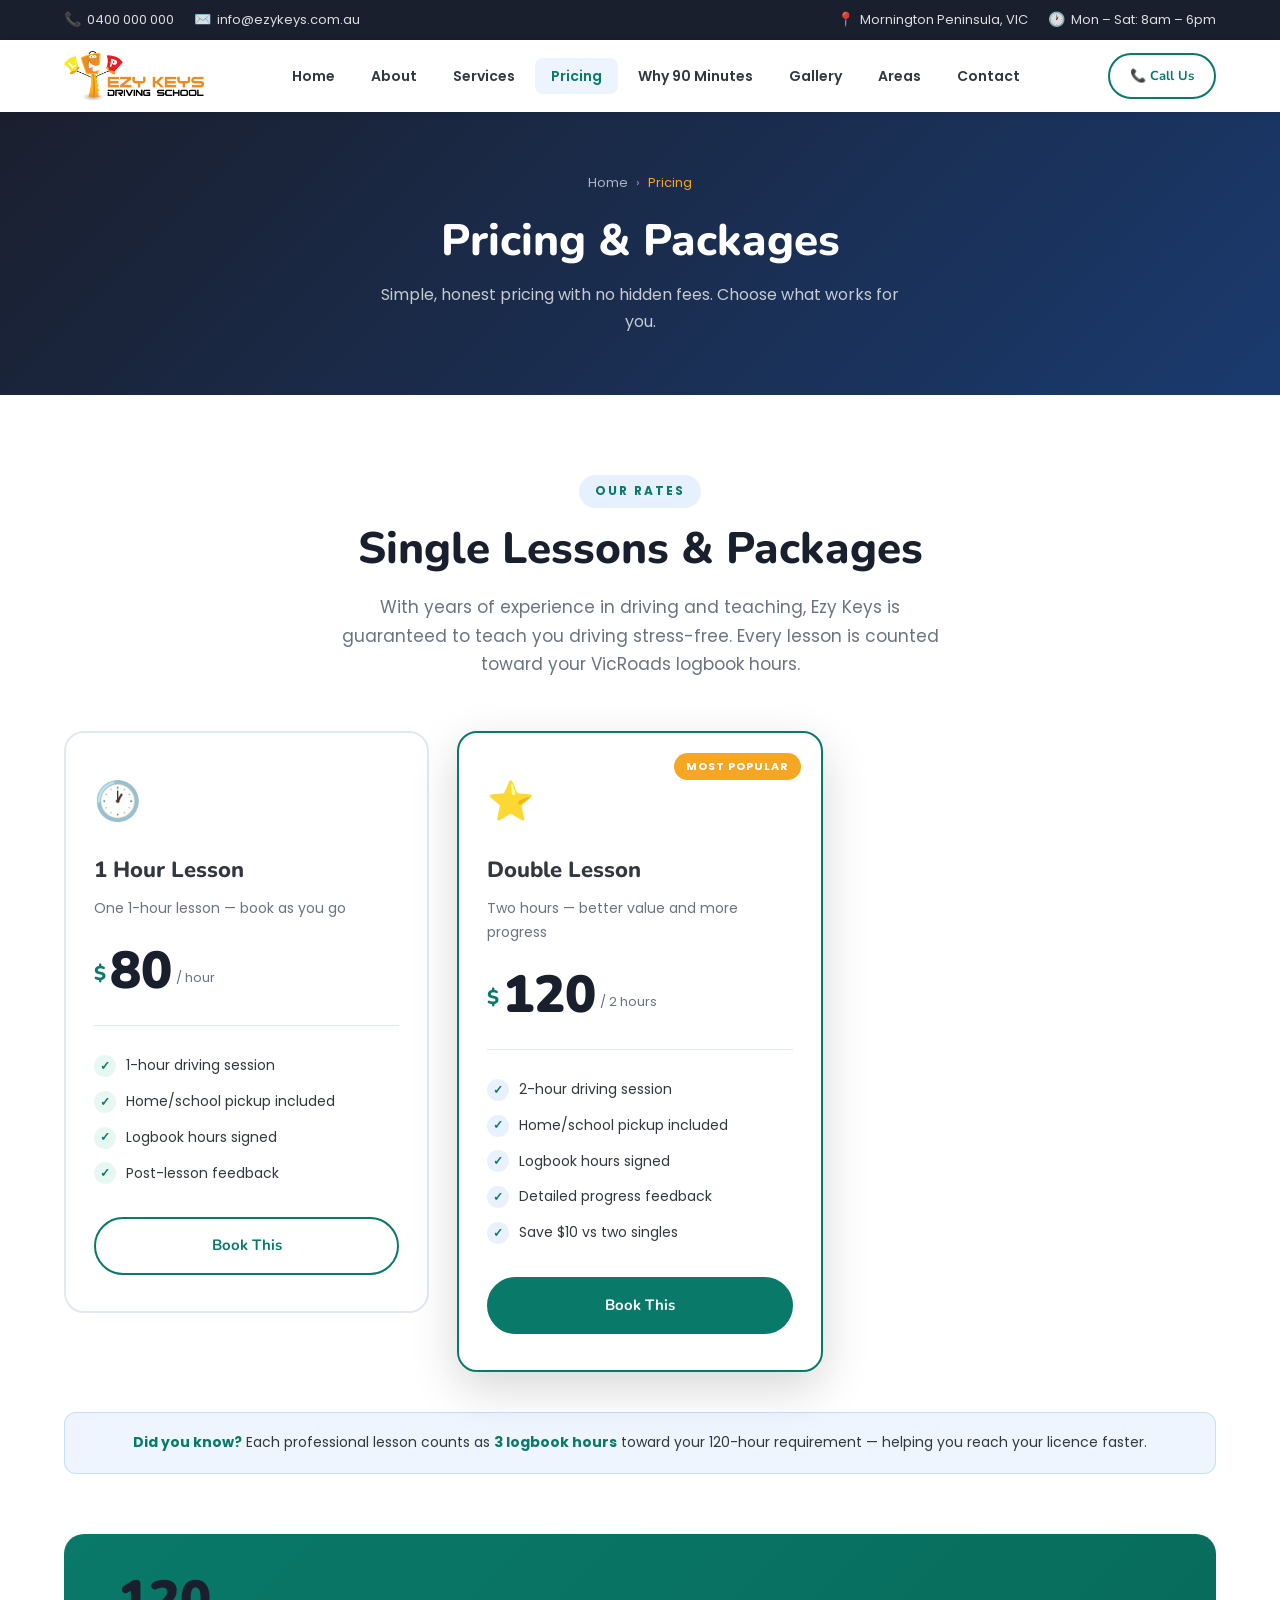
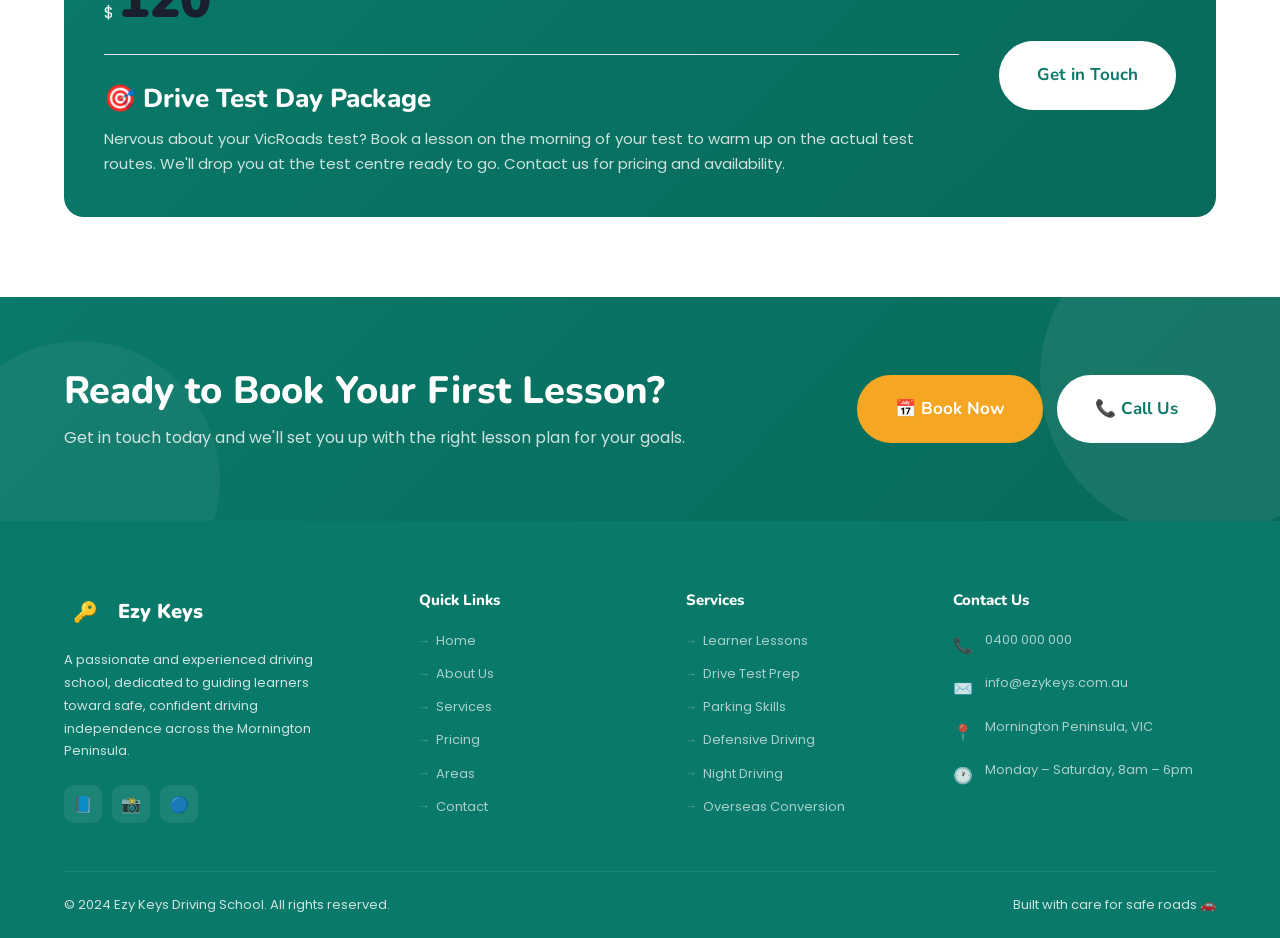
<file: pages/pricing.html>
<!DOCTYPE html>
<html lang="en">
<head>
  <meta charset="UTF-8" />
  <meta name="viewport" content="width=device-width, initial-scale=1.0" />
  <title>Pricing & Packages | Ezy Keys Driving School</title>
  <meta name="description" content="Transparent pricing for driving lessons across Mornington Peninsula. Single lessons, double lessons, and packages available." />
    <link rel="icon" type="image/png" href="./favicon.svg">
  <link rel="stylesheet" href="../css/style.css" />
  <style>
    .pricing-note {
      background: rgba(26,115,232,0.07);
      border: 1px solid rgba(26,115,232,0.18);
      border-radius: var(--radius);
      padding: 18px 24px;
      font-size: 14px;
      color: var(--text);
      margin-top: 40px;
      text-align: center;
    }
    .pricing-note strong { color: var(--primary); }
    .package-highlight {
      background: linear-gradient(135deg, var(--primary) 0%, var(--primary-dark) 100%);
      border-radius: var(--radius-lg);
      padding: 40px;
      color: #fff;
      margin-top: 60px;
      display: grid;
      grid-template-columns: 1fr auto;
      align-items: center;
      gap: 40px;
    }
    .package-highlight h3 { color: #fff; font-size: 26px; margin-bottom: 10px; }
    .package-highlight p { color: rgba(255,255,255,0.8); font-size: 15px; }
    @media(max-width:680px){ .package-highlight { grid-template-columns:1fr; } }
  </style>
</head>
<body>

  <!-- TOP BAR -->
  <div class="top-bar">
    <div class="container">
      <div class="top-bar-left">
        <div class="top-bar-item"><span class="icon">📞</span><a href="tel:0400000000">0400 000 000</a></div>
        <div class="top-bar-item"><span class="icon">✉️</span><a href="mailto:info@ezykeys.com.au">info@ezykeys.com.au</a></div>
      </div>
      <div class="top-bar-right">
        <div class="top-bar-item"><span class="icon">📍</span><span>Mornington Peninsula, VIC</span></div>
        <div class="top-bar-item"><span class="icon">🕐</span><span>Mon – Sat: 8am – 6pm</span></div>
      </div>
    </div>
  </div>

  <!-- NAVBAR -->
   <!-- NAVBAR -->
  <nav class="navbar" id="navbar">
    <div class="container">
      <a href="../index.html" class="nav-logo">
        <div class="nav-logo-icon"><img src="../logo.png" alt="Ezy Keys Logo" /></div>
      </a>
      <ul class="nav-links">
        <li><a href="../index.html">Home</a></li>
        <li><a href="about.html">About</a></li>
        <li><a href="services.html">Services</a></li>
        <li><a href="pricing.html">Pricing</a></li>
        <li><a href="why-90-minutes.html" class="active">Why 90 Minutes</a></li>
        <li><a href="gallery.html">Gallery</a></li>
        <li><a href="areas.html">Areas</a></li>
        <li><a href="contact.html">Contact</a></li>
      </ul>
      <div class="nav-cta">
        <a href="tel:0400000000" class="btn btn-outline btn-sm">📞 Call Us</a>
      </div>
      <div class="nav-toggle" id="navToggle"><span></span><span></span><span></span></div>
    </div>
  </nav>

  <!-- PAGE HERO -->
  <div class="page-hero">
    <div class="container">
      <div class="breadcrumb">
        <a href="../index.html">Home</a> › <span>Pricing</span>
      </div>
      <h1>Pricing &amp; Packages</h1>
      <p>Simple, honest pricing with no hidden fees. Choose what works for you.</p>
    </div>
  </div>

  <!-- PRICING -->
  <section class="section">
    <div class="container">
      <div class="text-center">
        <div class="section-label">Our Rates</div>
        <h2 class="section-title">Single Lessons &amp; Packages</h2>
        <p class="section-subtitle">
          With years of experience in driving and teaching, Ezy Keys is guaranteed to teach you
          driving stress-free. Every lesson is counted toward your VicRoads logbook hours.
        </p>
      </div>

      <div class="pricing-grid">

        <!-- Single -->
        <div class="pricing-card">
          <div class="pricing-icon">🕐</div>
          <div class="pricing-name">1 Hour Lesson</div>
          <div class="pricing-desc">One 1-hour lesson — book as you go</div>
          <div class="pricing-price">
            <div class="pricing-currency">$</div>
            <div class="pricing-amount">80</div>
            <div class="pricing-unit">/ hour</div>
          </div>
          <div class="pricing-features">
            <div class="pricing-feature"><div class="check">✓</div> 1-hour driving session</div>
            <div class="pricing-feature"><div class="check">✓</div> Home/school pickup included</div>
            <div class="pricing-feature"><div class="check">✓</div> Logbook hours signed</div>
            <div class="pricing-feature"><div class="check">✓</div> Post-lesson feedback</div>
          </div>
          <a href="contact.html" class="btn btn-outline" style="width:100%;justify-content:center;">Book This</a>
        </div>

        <!-- Double (featured) -->
        <div class="pricing-card featured">
          <div class="pricing-badge">Most Popular</div>
          <div class="pricing-icon">⭐</div>
          <div class="pricing-name">Double Lesson</div>
          <div class="pricing-desc">Two hours — better value and more progress</div>
          <div class="pricing-price">
            <div class="pricing-currency">$</div>
            <div class="pricing-amount">120</div>
            <div class="pricing-unit">/ 2 hours</div>
          </div>
          <div class="pricing-features">
            <div class="pricing-feature"><div class="check">✓</div> 2-hour driving session</div>
            <div class="pricing-feature"><div class="check">✓</div> Home/school pickup included</div>
            <div class="pricing-feature"><div class="check">✓</div> Logbook hours signed</div>
            <div class="pricing-feature"><div class="check">✓</div> Detailed progress feedback</div>
            <div class="pricing-feature"><div class="check">✓</div> Save $10 vs two singles</div>
          </div>
          <a href="contact.html" class="btn btn-primary" style="width:100%;justify-content:center;">Book This</a>
        </div>
      </div>

      <div class="pricing-note">
        <strong>Did you know?</strong> Each professional lesson counts as <strong>3 logbook hours</strong> toward your 120-hour requirement — helping you reach your licence faster.
      </div>

      <!-- Test day package highlight -->
      <div class="package-highlight">
        <div>

          <div class="pricing-price">
            <div>$</div>
            <div class="pricing-amount">120</div>
          </div>
          <h3>🎯 Drive Test Day Package</h3>
          <p>Nervous about your VicRoads test? Book a lesson on the morning of your test to warm up on the actual test routes. We'll drop you at the test centre ready to go. Contact us for pricing and availability.</p>
        </div>
        <div>
          <a href="contact.html" class="btn btn-white btn-lg">Get in Touch</a>
        </div>
      </div>

    </div>
  </section>

  <!-- CTA -->
  <section class="cta-section">
    <div class="container">
      <div class="cta-content">
        <h2>Ready to Book Your First Lesson?</h2>
        <p>Get in touch today and we'll set you up with the right lesson plan for your goals.</p>
      </div>
      <div class="cta-actions">
        <a href="contact.html" class="btn btn-accent btn-lg">📅 Book Now</a>
        <a href="tel:0400000000" class="btn btn-white btn-lg">📞 Call Us</a>
      </div>
    </div>
  </section>

  <!-- FOOTER -->
  <footer class="footer">
    <div class="container">
      <div class="footer-grid">
        <div class="footer-about">
          <div class="footer-logo"><div class="footer-logo-icon">🔑</div><div class="footer-logo-name">Ezy Keys</div></div>
          <p>A passionate and experienced driving school, dedicated to guiding learners toward safe, confident driving independence across the Mornington Peninsula.</p>
          <div class="footer-socials">
            <a href="#" class="social-btn">📘</a>
            <a href="#" class="social-btn">📸</a>
            <a href="#" class="social-btn">🔵</a>
          </div>
        </div>
        <div class="footer-col">
          <h4>Quick Links</h4>
          <ul class="footer-links">
            <li><a href="../index.html">Home</a></li>
            <li><a href="about.html">About Us</a></li>
            <li><a href="services.html">Services</a></li>
            <li><a href="pricing.html">Pricing</a></li>
            <li><a href="areas.html">Areas</a></li>
            <li><a href="contact.html">Contact</a></li>
          </ul>
        </div>
        <div class="footer-col">
          <h4>Services</h4>
          <ul class="footer-links">
            <li><a href="services.html">Learner Lessons</a></li>
            <li><a href="services.html">Drive Test Prep</a></li>
            <li><a href="services.html">Parking Skills</a></li>
            <li><a href="services.html">Defensive Driving</a></li>
            <li><a href="services.html">Night Driving</a></li>
            <li><a href="services.html">Overseas Conversion</a></li>
          </ul>
        </div>
        <div class="footer-col">
          <h4>Contact Us</h4>
          <div class="footer-contact-list">
            <div class="footer-contact-item"><span class="icon">📞</span><p><a href="tel:0400000000">0400 000 000</a></p></div>
            <div class="footer-contact-item"><span class="icon">✉️</span><p><a href="mailto:info@ezykeys.com.au">info@ezykeys.com.au</a></p></div>
            <div class="footer-contact-item"><span class="icon">📍</span><p>Mornington Peninsula, VIC</p></div>
            <div class="footer-contact-item"><span class="icon">🕐</span><p>Monday – Saturday, 8am – 6pm</p></div>
          </div>
        </div>
      </div>
      <div class="footer-bottom">
        <p>© 2024 Ezy Keys Driving School. All rights reserved.</p>
        <p>Built with care for safe roads 🚗</p>
      </div>
    </div>
  </footer>

  <button class="scroll-top" id="scrollTop">↑</button>
  <script src="../js/main.js"></script>
</body>
</html>
</file>
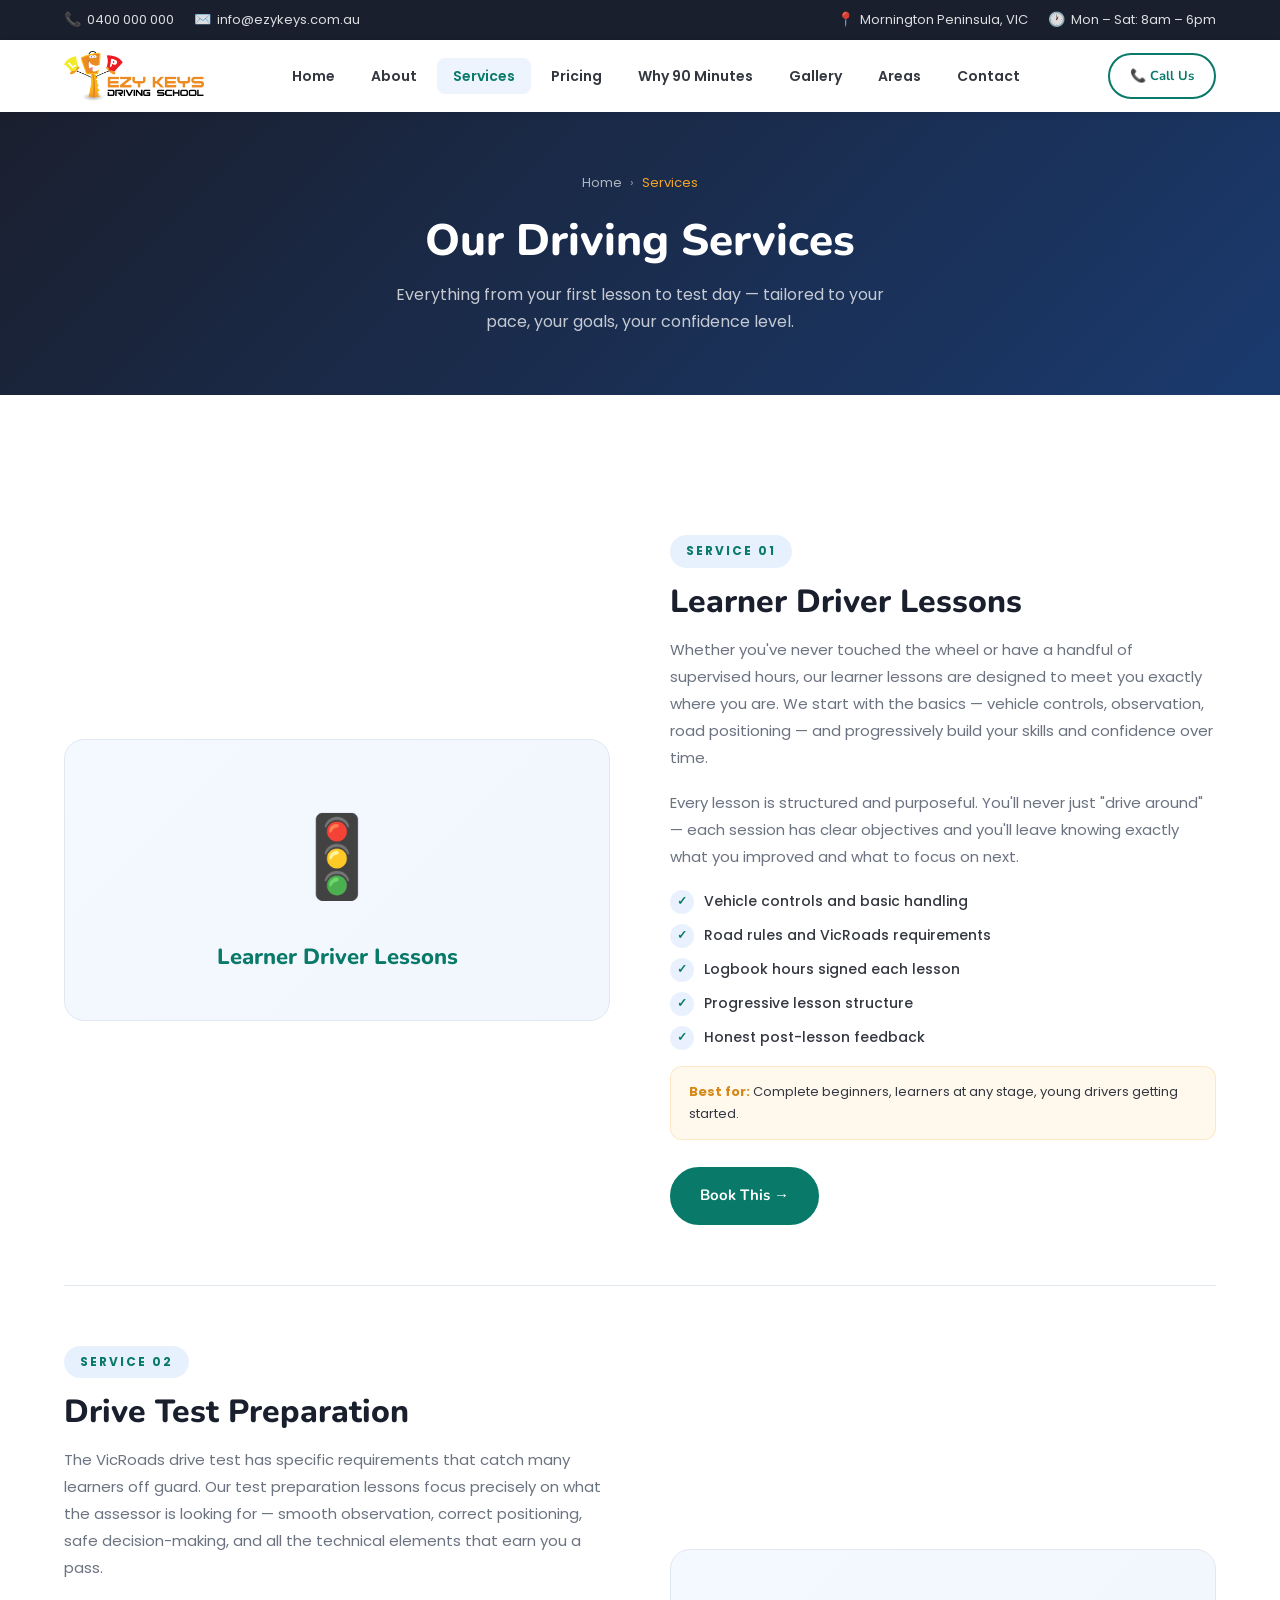
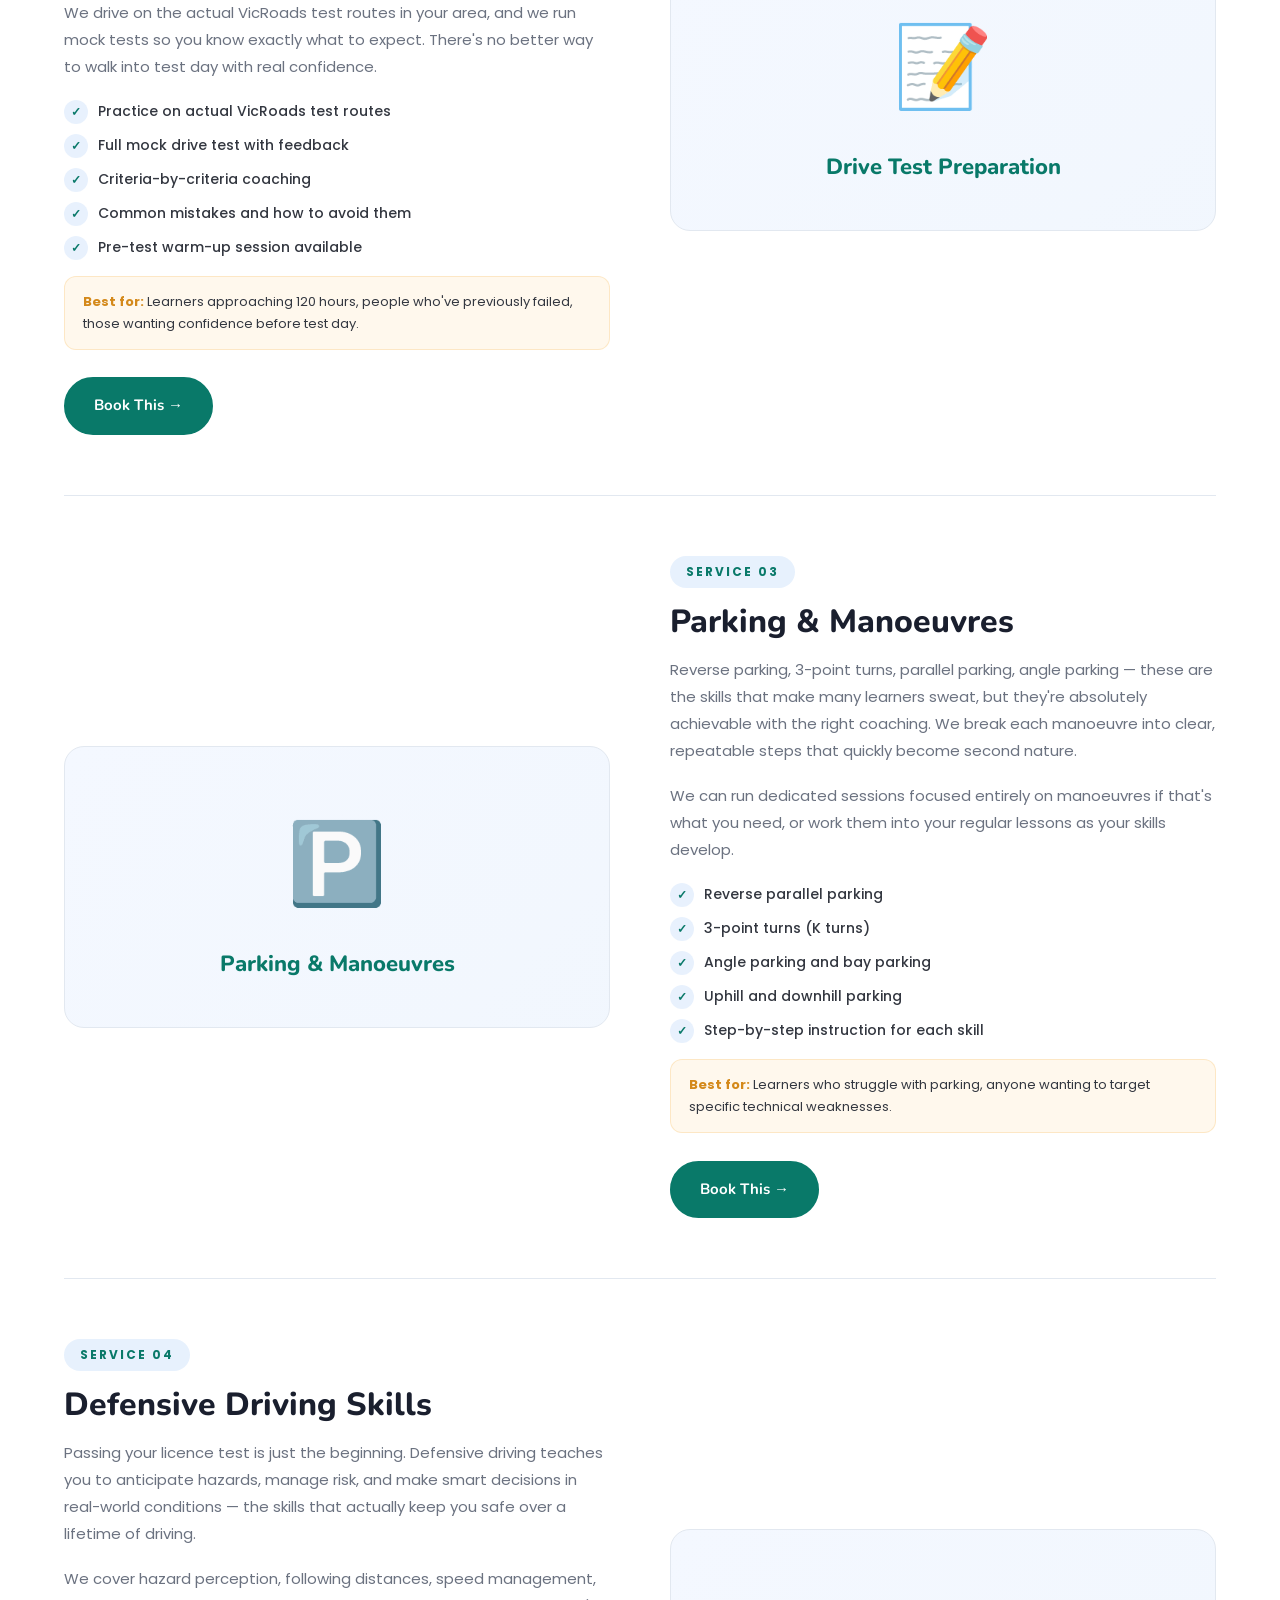
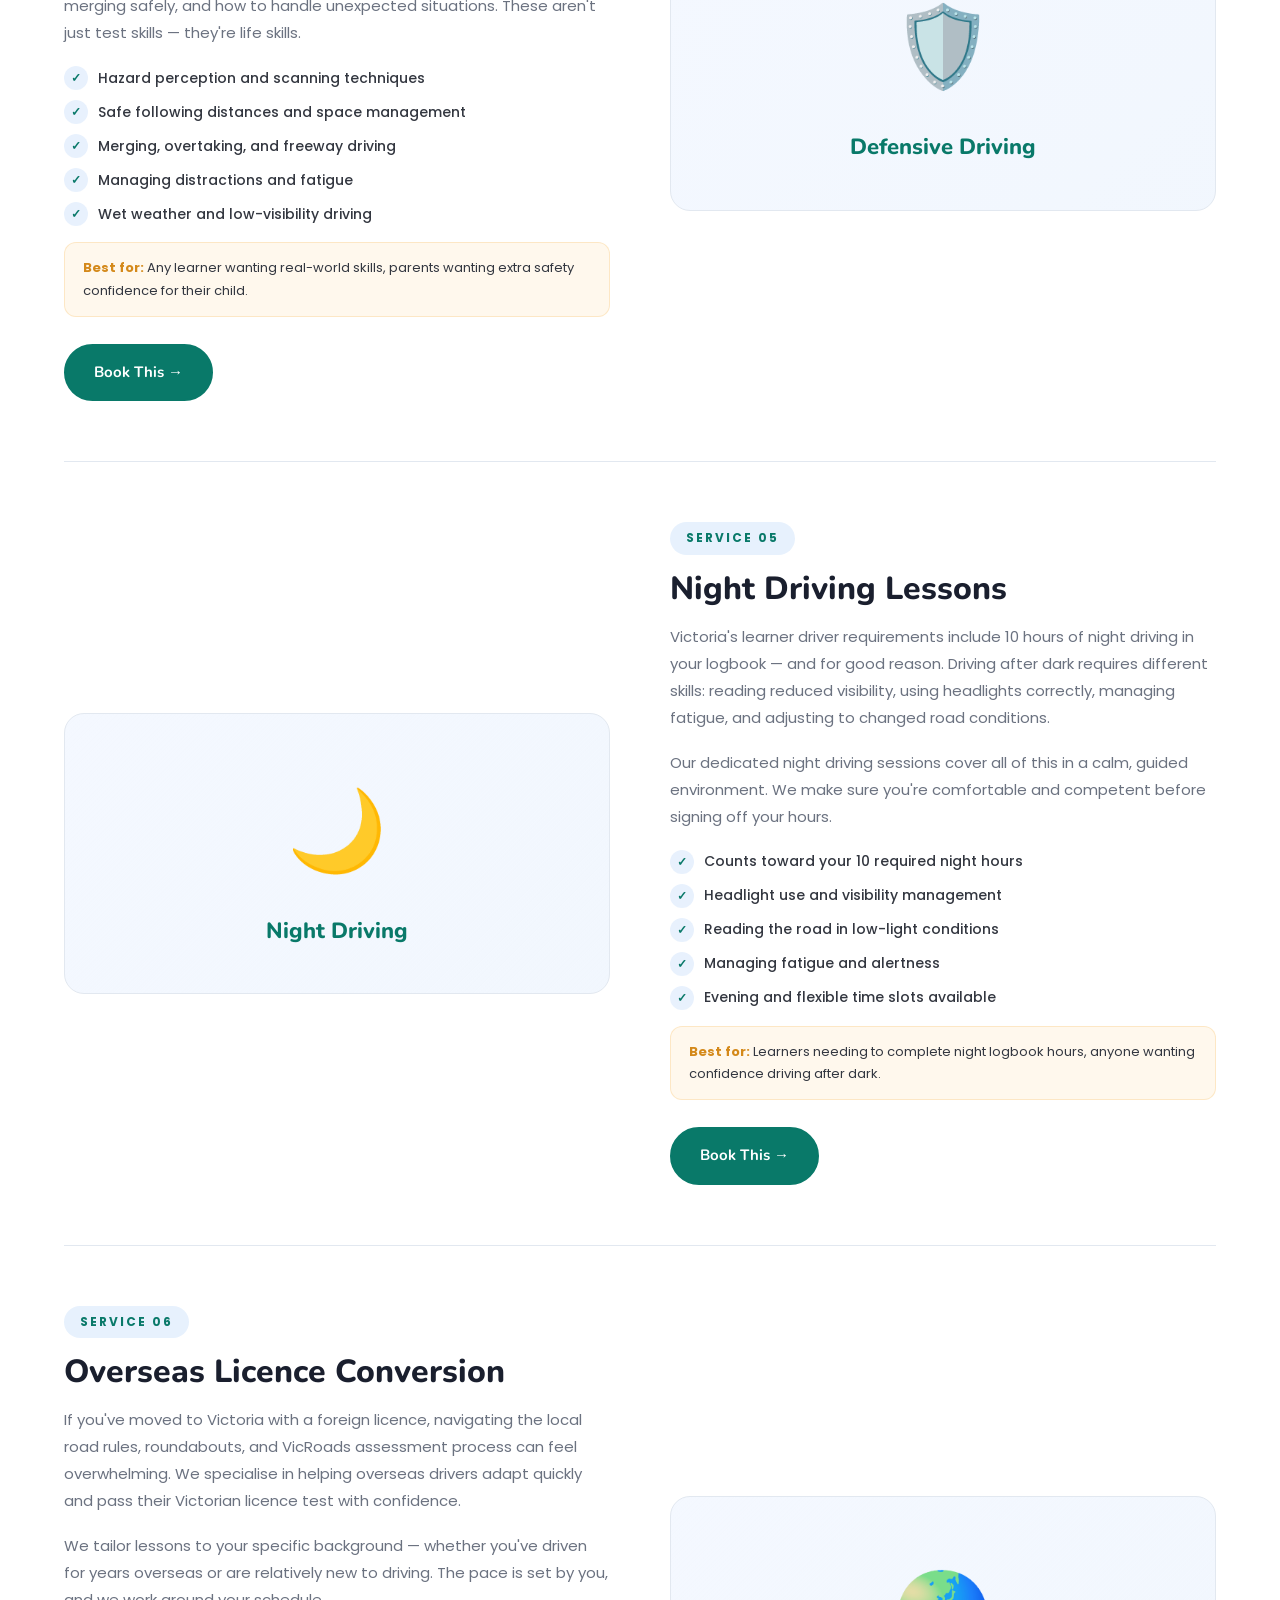
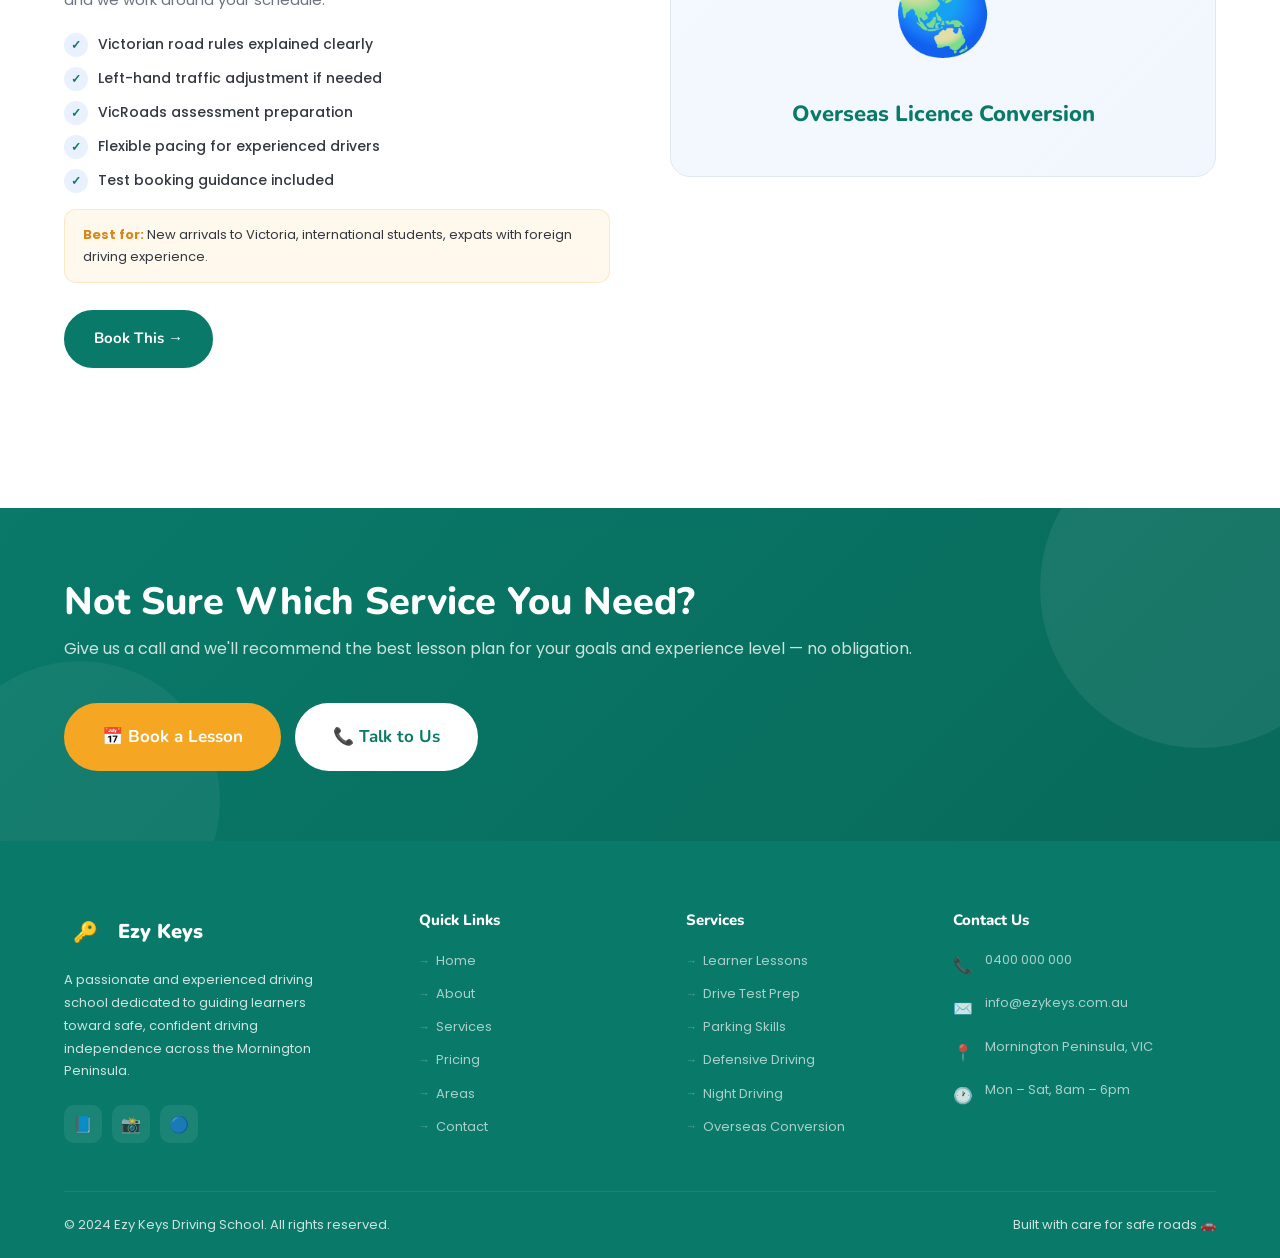
<file: pages/services.html>
<!DOCTYPE html>
<html lang="en">
<head>
  <meta charset="UTF-8" />
  <meta name="viewport" content="width=device-width, initial-scale=1.0" />
  <title>Services | Ezy Keys Driving School</title>
  <meta name="description" content="Driving lesson services from Ezy Keys — learner lessons, drive test prep, parking, defensive driving, night driving, and overseas licence conversion." />
    <link rel="icon" type="image/png" href="./favicon.svg">
  <link rel="stylesheet" href="../css/style.css" />
  <style>
    .service-full {
      display: grid;
      grid-template-columns: 1fr 1fr;
      gap: 60px;
      align-items: center;
      padding: 60px 0;
      border-bottom: 1px solid var(--border);
    }
    .service-full:last-child { border-bottom: none; }
    .service-full.reverse { direction: rtl; }
    .service-full.reverse > * { direction: ltr; }
    @media(max-width:860px){
      .service-full, .service-full.reverse { grid-template-columns:1fr; direction:ltr; gap:36px; }
    }
    .service-full-visual {
      background: linear-gradient(135deg, var(--bg-light) 0%, rgba(26,115,232,0.06) 100%);
      border: 1px solid var(--border);
      border-radius: var(--radius-lg);
      padding: 48px 36px;
      text-align: center;
    }
    .service-full-visual .big-emoji { font-size: 80px; margin-bottom: 20px; }
    .service-full-visual h3 { font-size: 22px; color: var(--primary); }
    .service-full h2 { font-size: clamp(22px,3vw,32px); margin-bottom: 14px; }
    .service-full p { color:var(--text-light); font-size:15px; line-height:1.8; margin-bottom:18px; }
    .includes-list { margin-top:20px; display:flex; flex-direction:column; gap:10px; }
    .includes-item {
      display:flex; align-items:center; gap:10px;
      font-size:14px; font-weight:500;
    }
    .includes-item .dot {
      width:24px; height:24px; border-radius:50%;
      background:rgba(26,115,232,0.1); color:var(--primary);
      display:flex; align-items:center; justify-content:center;
      font-size:12px; font-weight:700; flex-shrink:0;
    }
    .who-its-for {
      background:rgba(245,166,35,0.08);
      border:1px solid rgba(245,166,35,0.2);
      border-radius: var(--radius);
      padding:14px 18px;
      font-size:13px;
      color:var(--text);
      margin-top:16px;
    }
    .who-its-for strong { color:var(--accent-dark); }
  </style>
</head>
<body>

  <div class="top-bar">
    <div class="container">
      <div class="top-bar-left">
        <div class="top-bar-item"><span class="icon">📞</span><a href="tel:0400000000">0400 000 000</a></div>
        <div class="top-bar-item"><span class="icon">✉️</span><a href="mailto:info@ezykeys.com.au">info@ezykeys.com.au</a></div>
      </div>
      <div class="top-bar-right">
        <div class="top-bar-item"><span class="icon">📍</span><span>Mornington Peninsula, VIC</span></div>
        <div class="top-bar-item"><span class="icon">🕐</span><span>Mon – Sat: 8am – 6pm</span></div>
      </div>
    </div>
  </div>

   <!-- NAVBAR -->
  <nav class="navbar" id="navbar">
    <div class="container">
      <a href="../index.html" class="nav-logo">
        <div class="nav-logo-icon"><img src="../logo.png" alt="Ezy Keys Logo" /></div>
      </a>
      <ul class="nav-links">
        <li><a href="../index.html">Home</a></li>
        <li><a href="about.html">About</a></li>
        <li><a href="services.html">Services</a></li>
        <li><a href="pricing.html">Pricing</a></li>
        <li><a href="why-90-minutes.html" class="active">Why 90 Minutes</a></li>
        <li><a href="gallery.html">Gallery</a></li>
        <li><a href="areas.html">Areas</a></li>
        <li><a href="contact.html">Contact</a></li>
      </ul>
      <div class="nav-cta">
        <a href="tel:0400000000" class="btn btn-outline btn-sm">📞 Call Us</a>
      </div>
      <div class="nav-toggle" id="navToggle"><span></span><span></span><span></span></div>
    </div>
  </nav>

  <div class="page-hero">
    <div class="container">
      <div class="breadcrumb"><a href="../index.html">Home</a> › <span>Services</span></div>
      <h1>Our Driving Services</h1>
      <p>Everything from your first lesson to test day — tailored to your pace, your goals, your confidence level.</p>
    </div>
  </div>

  <section class="section">
    <div class="container">

      <!-- 1. Learner Driver -->
      <div class="service-full">
        <div class="service-full-visual">
          <div class="big-emoji">🚦</div>
          <h3>Learner Driver Lessons</h3>
        </div>
        <div>
          <div class="section-label">Service 01</div>
          <h2>Learner Driver Lessons</h2>
          <p>Whether you've never touched the wheel or have a handful of supervised hours, our learner lessons are designed to meet you exactly where you are. We start with the basics — vehicle controls, observation, road positioning — and progressively build your skills and confidence over time.</p>
          <p>Every lesson is structured and purposeful. You'll never just "drive around" — each session has clear objectives and you'll leave knowing exactly what you improved and what to focus on next.</p>
          <div class="includes-list">
            <div class="includes-item"><div class="dot">✓</div> Vehicle controls and basic handling</div>
            <div class="includes-item"><div class="dot">✓</div> Road rules and VicRoads requirements</div>
            <div class="includes-item"><div class="dot">✓</div> Logbook hours signed each lesson</div>
            <div class="includes-item"><div class="dot">✓</div> Progressive lesson structure</div>
            <div class="includes-item"><div class="dot">✓</div> Honest post-lesson feedback</div>
          </div>
          <div class="who-its-for"><strong>Best for:</strong> Complete beginners, learners at any stage, young drivers getting started.</div>
          <br><a href="contact.html" class="btn btn-primary">Book This →</a>
        </div>
      </div>

      <!-- 2. Drive Test Prep -->
      <div class="service-full reverse">
        <div class="service-full-visual">
          <div class="big-emoji">📝</div>
          <h3>Drive Test Preparation</h3>
        </div>
        <div>
          <div class="section-label">Service 02</div>
          <h2>Drive Test Preparation</h2>
          <p>The VicRoads drive test has specific requirements that catch many learners off guard. Our test preparation lessons focus precisely on what the assessor is looking for — smooth observation, correct positioning, safe decision-making, and all the technical elements that earn you a pass.</p>
          <p>We drive on the actual VicRoads test routes in your area, and we run mock tests so you know exactly what to expect. There's no better way to walk into test day with real confidence.</p>
          <div class="includes-list">
            <div class="includes-item"><div class="dot">✓</div> Practice on actual VicRoads test routes</div>
            <div class="includes-item"><div class="dot">✓</div> Full mock drive test with feedback</div>
            <div class="includes-item"><div class="dot">✓</div> Criteria-by-criteria coaching</div>
            <div class="includes-item"><div class="dot">✓</div> Common mistakes and how to avoid them</div>
            <div class="includes-item"><div class="dot">✓</div> Pre-test warm-up session available</div>
          </div>
          <div class="who-its-for"><strong>Best for:</strong> Learners approaching 120 hours, people who've previously failed, those wanting confidence before test day.</div>
          <br><a href="contact.html" class="btn btn-primary">Book This →</a>
        </div>
      </div>

      <!-- 3. Manoeuvres -->
      <div class="service-full">
        <div class="service-full-visual">
          <div class="big-emoji">🅿️</div>
          <h3>Parking &amp; Manoeuvres</h3>
        </div>
        <div>
          <div class="section-label">Service 03</div>
          <h2>Parking &amp; Manoeuvres</h2>
          <p>Reverse parking, 3-point turns, parallel parking, angle parking — these are the skills that make many learners sweat, but they're absolutely achievable with the right coaching. We break each manoeuvre into clear, repeatable steps that quickly become second nature.</p>
          <p>We can run dedicated sessions focused entirely on manoeuvres if that's what you need, or work them into your regular lessons as your skills develop.</p>
          <div class="includes-list">
            <div class="includes-item"><div class="dot">✓</div> Reverse parallel parking</div>
            <div class="includes-item"><div class="dot">✓</div> 3-point turns (K turns)</div>
            <div class="includes-item"><div class="dot">✓</div> Angle parking and bay parking</div>
            <div class="includes-item"><div class="dot">✓</div> Uphill and downhill parking</div>
            <div class="includes-item"><div class="dot">✓</div> Step-by-step instruction for each skill</div>
          </div>
          <div class="who-its-for"><strong>Best for:</strong> Learners who struggle with parking, anyone wanting to target specific technical weaknesses.</div>
          <br><a href="contact.html" class="btn btn-primary">Book This →</a>
        </div>
      </div>

      <!-- 4. Defensive Driving -->
      <div class="service-full reverse">
        <div class="service-full-visual">
          <div class="big-emoji">🛡️</div>
          <h3>Defensive Driving</h3>
        </div>
        <div>
          <div class="section-label">Service 04</div>
          <h2>Defensive Driving Skills</h2>
          <p>Passing your licence test is just the beginning. Defensive driving teaches you to anticipate hazards, manage risk, and make smart decisions in real-world conditions — the skills that actually keep you safe over a lifetime of driving.</p>
          <p>We cover hazard perception, following distances, speed management, merging safely, and how to handle unexpected situations. These aren't just test skills — they're life skills.</p>
          <div class="includes-list">
            <div class="includes-item"><div class="dot">✓</div> Hazard perception and scanning techniques</div>
            <div class="includes-item"><div class="dot">✓</div> Safe following distances and space management</div>
            <div class="includes-item"><div class="dot">✓</div> Merging, overtaking, and freeway driving</div>
            <div class="includes-item"><div class="dot">✓</div> Managing distractions and fatigue</div>
            <div class="includes-item"><div class="dot">✓</div> Wet weather and low-visibility driving</div>
          </div>
          <div class="who-its-for"><strong>Best for:</strong> Any learner wanting real-world skills, parents wanting extra safety confidence for their child.</div>
          <br><a href="contact.html" class="btn btn-primary">Book This →</a>
        </div>
      </div>

      <!-- 5. Night Driving -->
      <div class="service-full">
        <div class="service-full-visual">
          <div class="big-emoji">🌙</div>
          <h3>Night Driving</h3>
        </div>
        <div>
          <div class="section-label">Service 05</div>
          <h2>Night Driving Lessons</h2>
          <p>Victoria's learner driver requirements include 10 hours of night driving in your logbook — and for good reason. Driving after dark requires different skills: reading reduced visibility, using headlights correctly, managing fatigue, and adjusting to changed road conditions.</p>
          <p>Our dedicated night driving sessions cover all of this in a calm, guided environment. We make sure you're comfortable and competent before signing off your hours.</p>
          <div class="includes-list">
            <div class="includes-item"><div class="dot">✓</div> Counts toward your 10 required night hours</div>
            <div class="includes-item"><div class="dot">✓</div> Headlight use and visibility management</div>
            <div class="includes-item"><div class="dot">✓</div> Reading the road in low-light conditions</div>
            <div class="includes-item"><div class="dot">✓</div> Managing fatigue and alertness</div>
            <div class="includes-item"><div class="dot">✓</div> Evening and flexible time slots available</div>
          </div>
          <div class="who-its-for"><strong>Best for:</strong> Learners needing to complete night logbook hours, anyone wanting confidence driving after dark.</div>
          <br><a href="contact.html" class="btn btn-primary">Book This →</a>
        </div>
      </div>

      <!-- 6. Overseas -->
      <div class="service-full reverse">
        <div class="service-full-visual">
          <div class="big-emoji">🌏</div>
          <h3>Overseas Licence Conversion</h3>
        </div>
        <div>
          <div class="section-label">Service 06</div>
          <h2>Overseas Licence Conversion</h2>
          <p>If you've moved to Victoria with a foreign licence, navigating the local road rules, roundabouts, and VicRoads assessment process can feel overwhelming. We specialise in helping overseas drivers adapt quickly and pass their Victorian licence test with confidence.</p>
          <p>We tailor lessons to your specific background — whether you've driven for years overseas or are relatively new to driving. The pace is set by you, and we work around your schedule.</p>
          <div class="includes-list">
            <div class="includes-item"><div class="dot">✓</div> Victorian road rules explained clearly</div>
            <div class="includes-item"><div class="dot">✓</div> Left-hand traffic adjustment if needed</div>
            <div class="includes-item"><div class="dot">✓</div> VicRoads assessment preparation</div>
            <div class="includes-item"><div class="dot">✓</div> Flexible pacing for experienced drivers</div>
            <div class="includes-item"><div class="dot">✓</div> Test booking guidance included</div>
          </div>
          <div class="who-its-for"><strong>Best for:</strong> New arrivals to Victoria, international students, expats with foreign driving experience.</div>
          <br><a href="contact.html" class="btn btn-primary">Book This →</a>
        </div>
      </div>

    </div>
  </section>

  <!-- CTA -->
  <section class="cta-section">
    <div class="container">
      <div class="cta-content">
        <h2>Not Sure Which Service You Need?</h2>
        <p>Give us a call and we'll recommend the best lesson plan for your goals and experience level — no obligation.</p>
      </div>
      <div class="cta-actions">
        <a href="contact.html" class="btn btn-accent btn-lg">📅 Book a Lesson</a>
        <a href="tel:0400000000" class="btn btn-white btn-lg">📞 Talk to Us</a>
      </div>
    </div>
  </section>

  <footer class="footer">
    <div class="container">
      <div class="footer-grid">
        <div class="footer-about">
          <div class="footer-logo"><div class="footer-logo-icon">🔑</div><div class="footer-logo-name">Ezy Keys</div></div>
          <p>A passionate and experienced driving school dedicated to guiding learners toward safe, confident driving independence across the Mornington Peninsula.</p>
          <div class="footer-socials">
            <a href="#" class="social-btn">📘</a><a href="#" class="social-btn">📸</a><a href="#" class="social-btn">🔵</a>
          </div>
        </div>
        <div class="footer-col">
          <h4>Quick Links</h4>
          <ul class="footer-links">
            <li><a href="../index.html">Home</a></li><li><a href="about.html">About</a></li>
            <li><a href="services.html">Services</a></li><li><a href="pricing.html">Pricing</a></li>
            <li><a href="areas.html">Areas</a></li><li><a href="contact.html">Contact</a></li>
          </ul>
        </div>
        <div class="footer-col">
          <h4>Services</h4>
          <ul class="footer-links">
            <li><a href="services.html">Learner Lessons</a></li><li><a href="services.html">Drive Test Prep</a></li>
            <li><a href="services.html">Parking Skills</a></li><li><a href="services.html">Defensive Driving</a></li>
            <li><a href="services.html">Night Driving</a></li><li><a href="services.html">Overseas Conversion</a></li>
          </ul>
        </div>
        <div class="footer-col">
          <h4>Contact Us</h4>
          <div class="footer-contact-list">
            <div class="footer-contact-item"><span class="icon">📞</span><p><a href="tel:0400000000">0400 000 000</a></p></div>
            <div class="footer-contact-item"><span class="icon">✉️</span><p><a href="mailto:info@ezykeys.com.au">info@ezykeys.com.au</a></p></div>
            <div class="footer-contact-item"><span class="icon">📍</span><p>Mornington Peninsula, VIC</p></div>
            <div class="footer-contact-item"><span class="icon">🕐</span><p>Mon – Sat, 8am – 6pm</p></div>
          </div>
        </div>
      </div>
      <div class="footer-bottom">
        <p>© 2024 Ezy Keys Driving School. All rights reserved.</p>
        <p>Built with care for safe roads 🚗</p>
      </div>
    </div>
  </footer>

  <button class="scroll-top" id="scrollTop">↑</button>
  <script src="../js/main.js"></script>
</body>
</html>
</file>
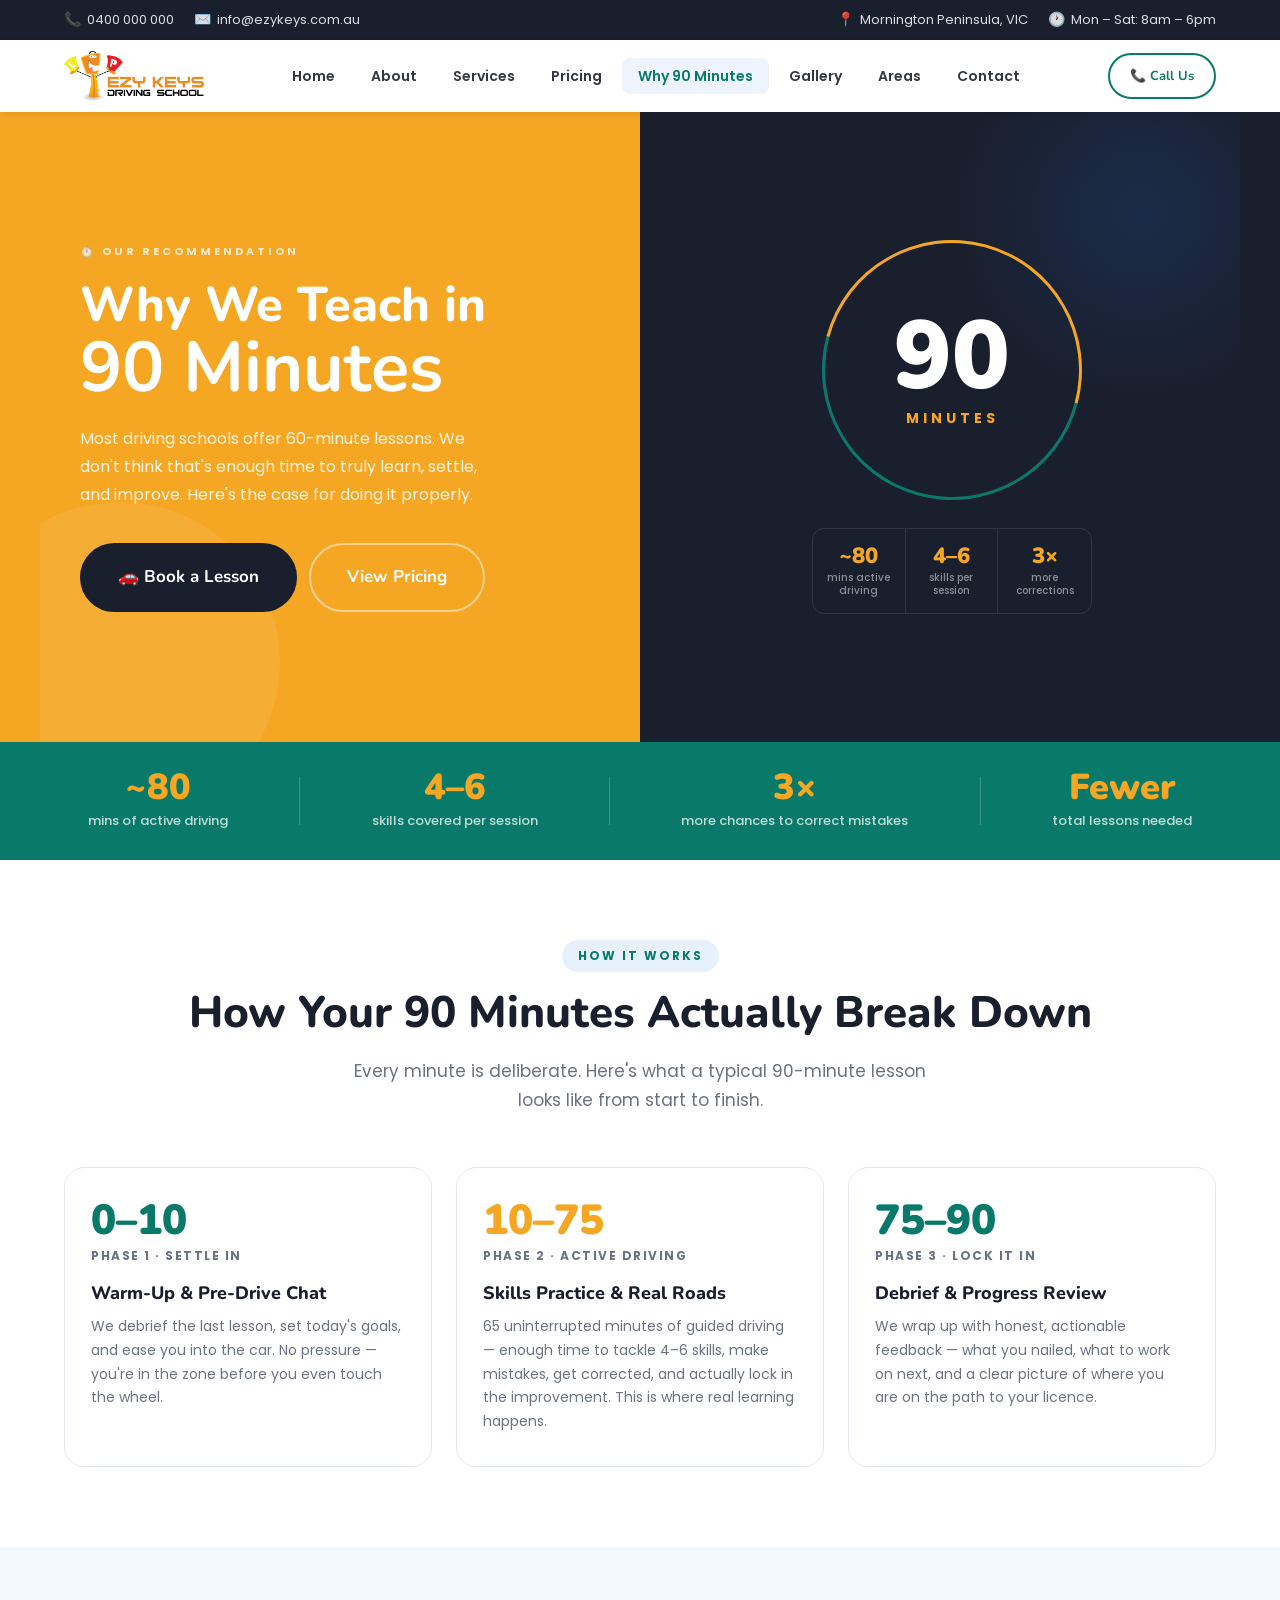
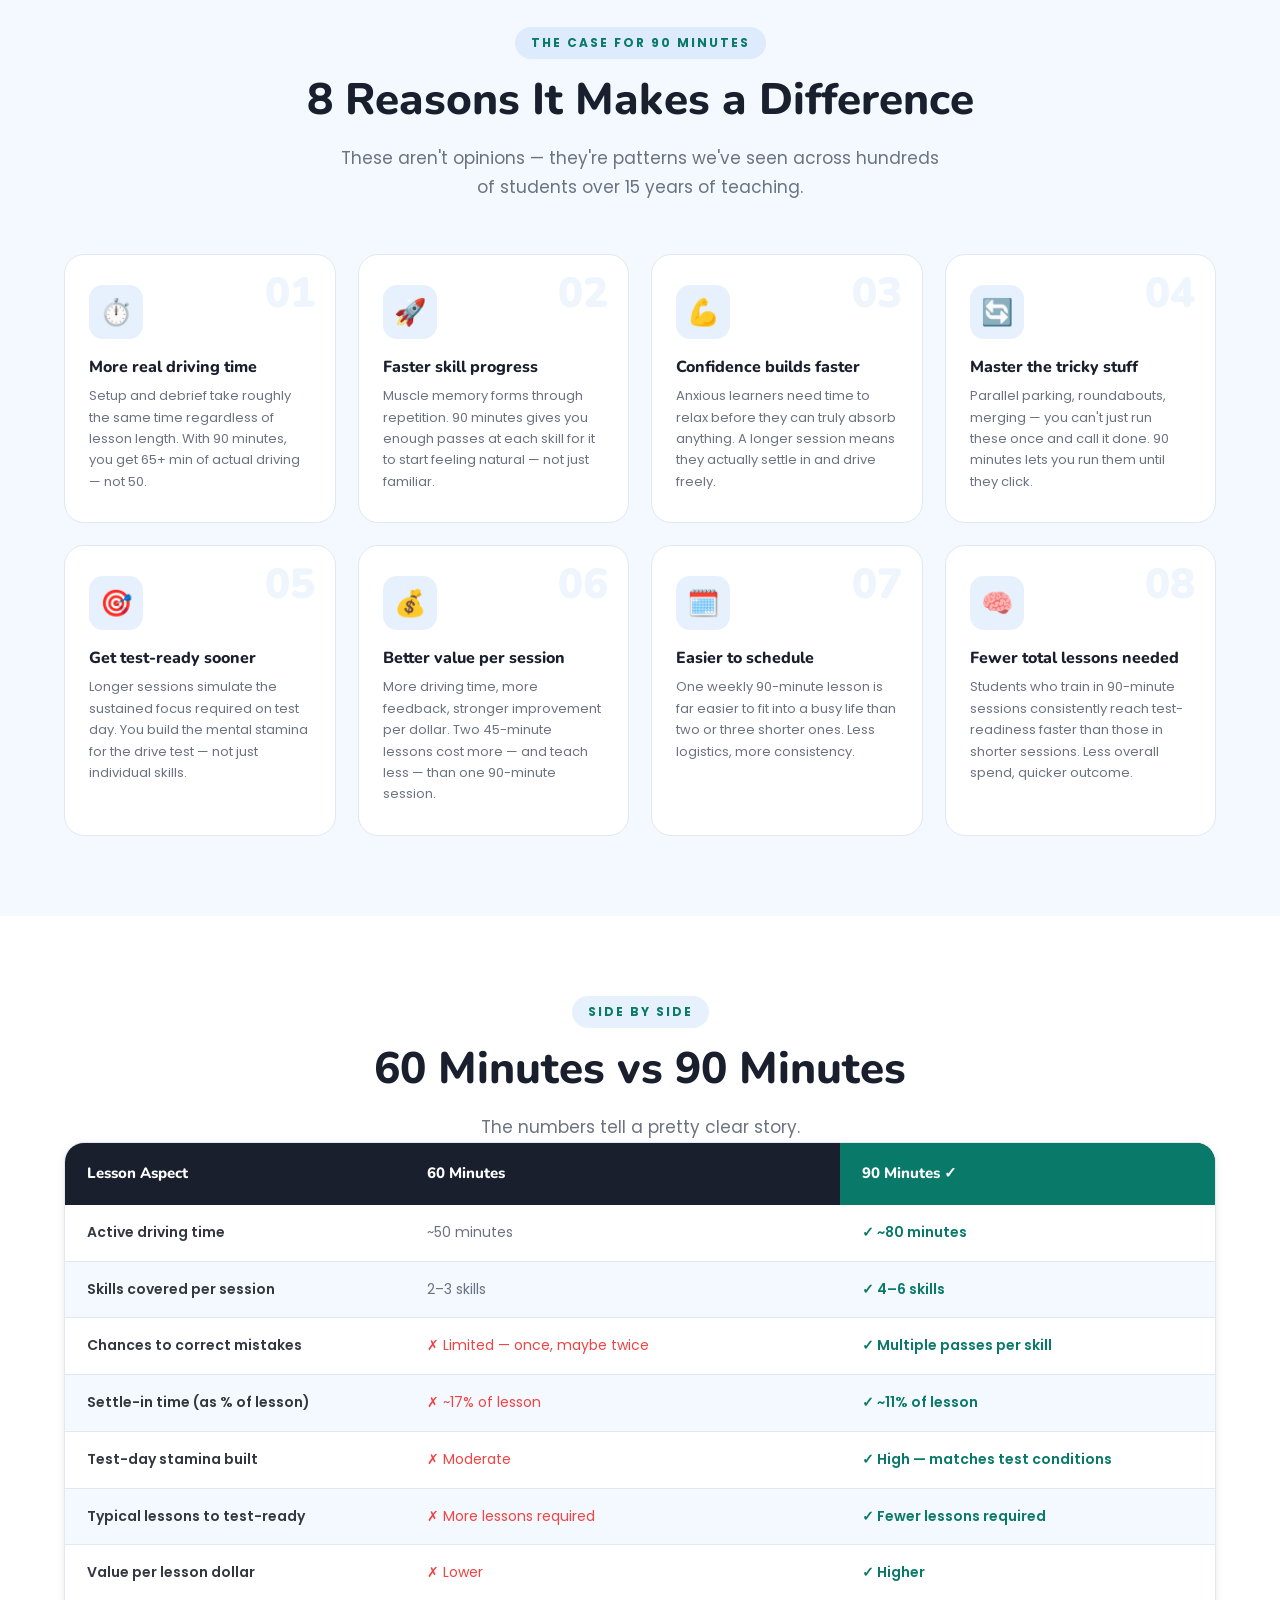
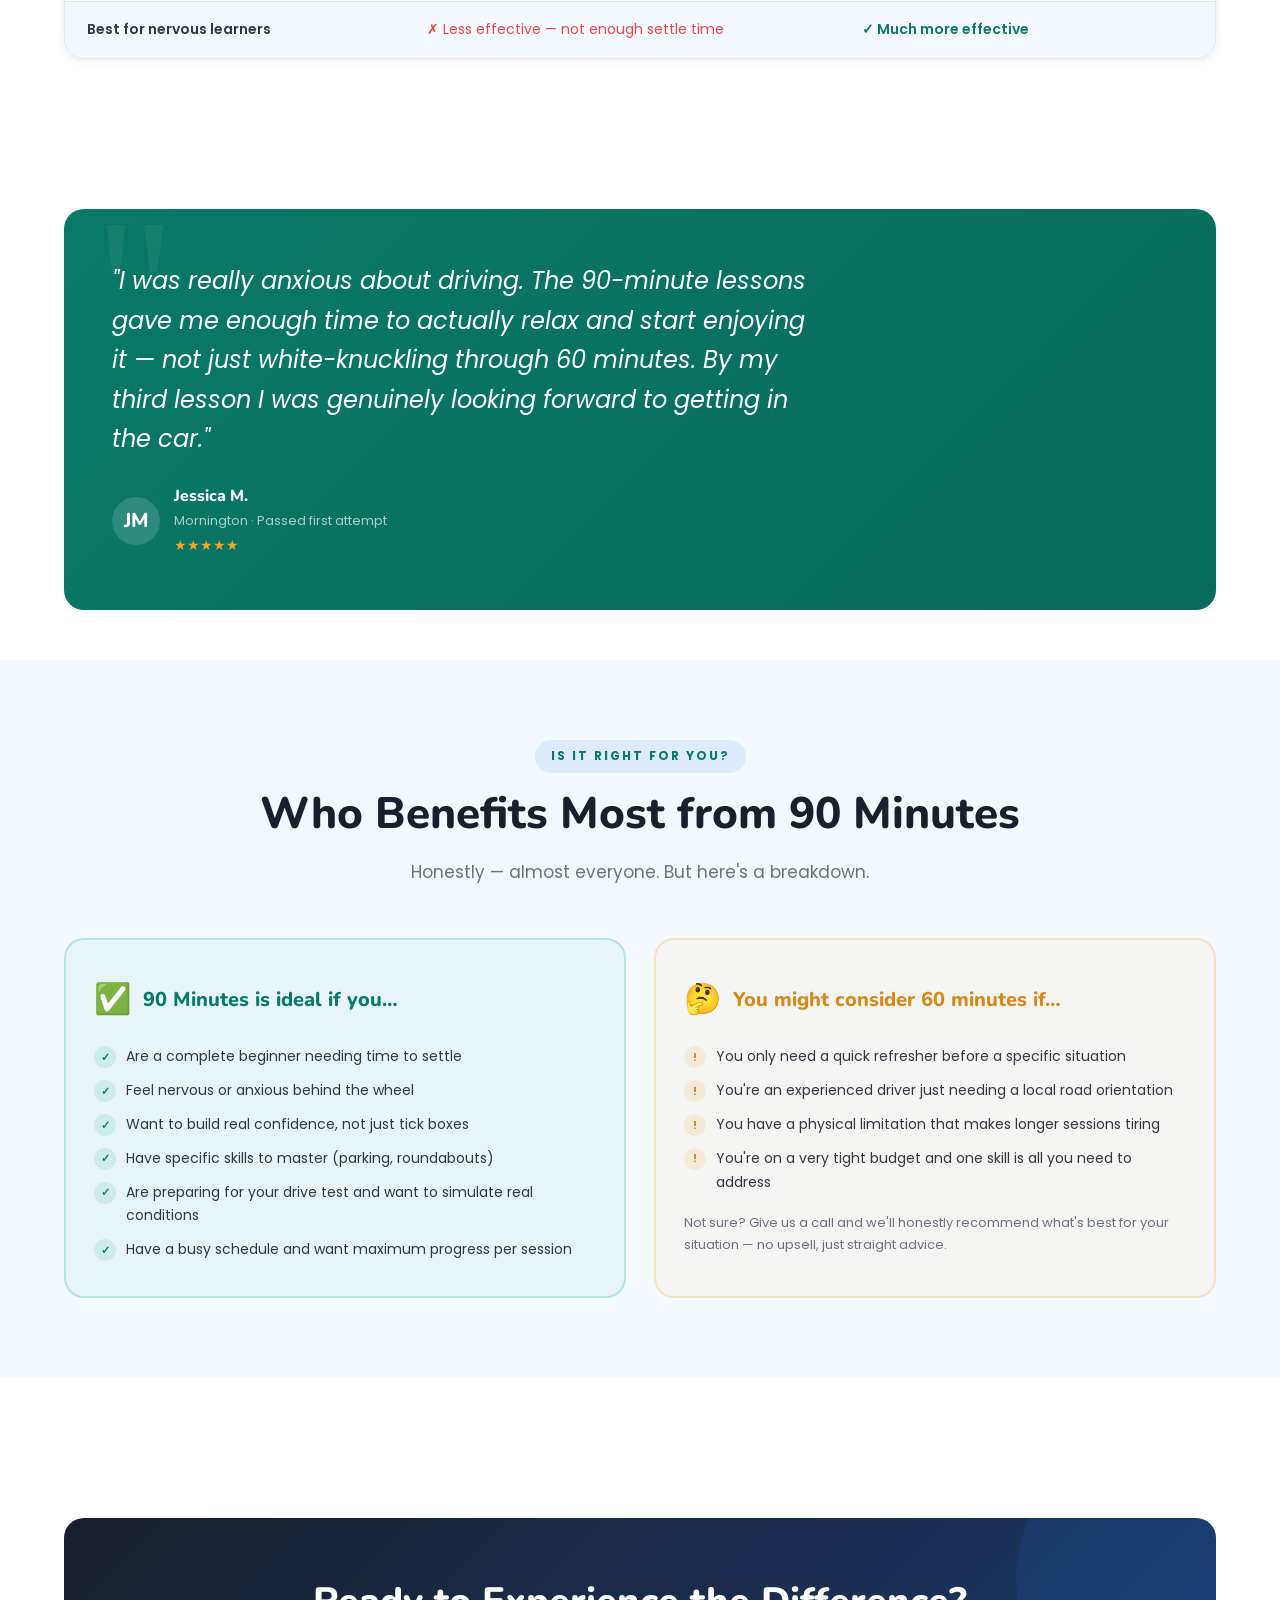
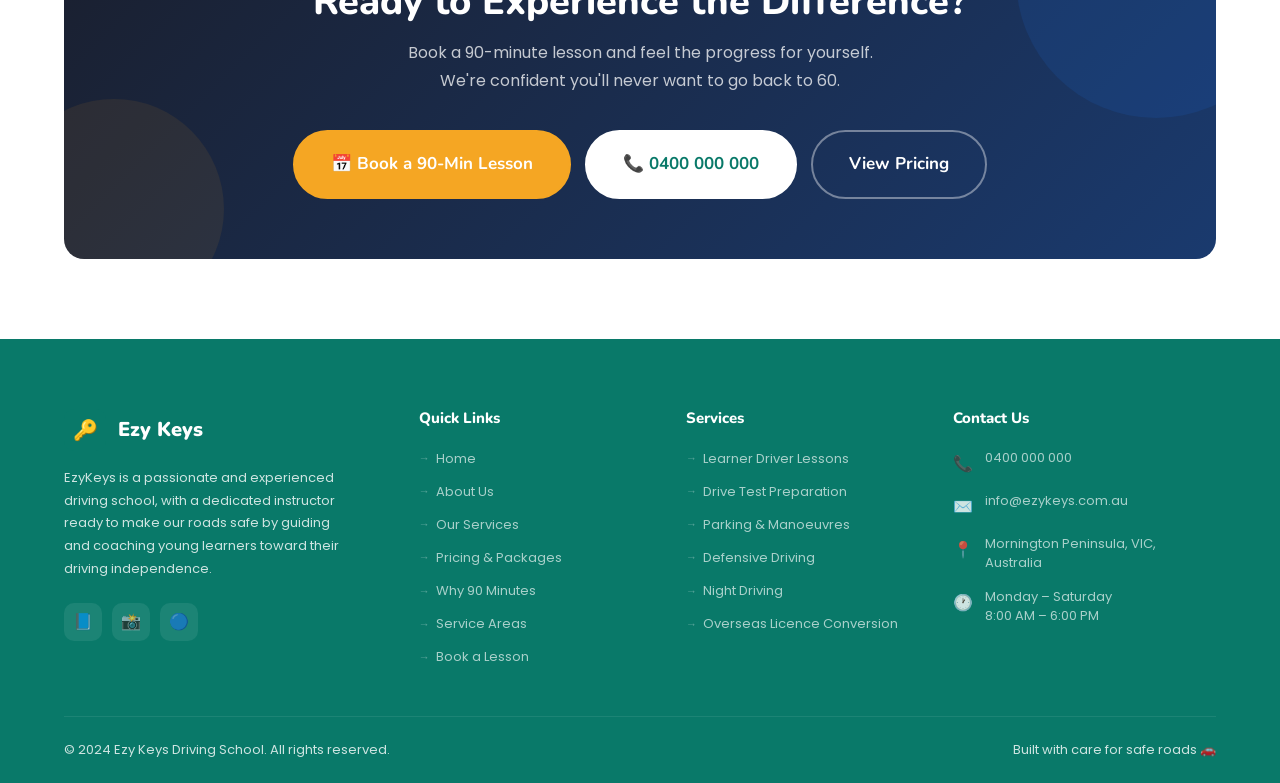
<file: pages/why-90-minutes.html>
<!DOCTYPE html>
<html lang="en">
<head>
  <meta charset="UTF-8" />
  <meta name="viewport" content="width=device-width, initial-scale=1.0" />
  <title>Why 90 Minutes | Ezy Keys Driving School</title>
  <meta name="description" content="Learn why 90-minute driving lessons deliver faster progress, stronger confidence, and better value than shorter sessions." />
    <link rel="icon" type="image/png" href="./favicon.svg">
  <link rel="stylesheet" href="../css/style.css" />
</head>
<body>

  <!-- TOP BAR -->
  <div class="top-bar">
    <div class="container">
      <div class="top-bar-left">
        <div class="top-bar-item"><span class="icon">📞</span><a href="tel:0400000000">0400 000 000</a></div>
        <div class="top-bar-item"><span class="icon">✉️</span><a href="mailto:info@ezykeys.com.au">info@ezykeys.com.au</a></div>
      </div>
      <div class="top-bar-right">
        <div class="top-bar-item"><span class="icon">📍</span><span>Mornington Peninsula, VIC</span></div>
        <div class="top-bar-item"><span class="icon">🕐</span><span>Mon – Sat: 8am – 6pm</span></div>
      </div>
    </div>
  </div>

  <!-- NAVBAR -->
  <nav class="navbar" id="navbar">
    <div class="container">
      <a href="../index.html" class="nav-logo">
        <div class="nav-logo-icon"><img src="../logo.png" alt="Ezy Keys Logo" /></div>
      </a>
      <ul class="nav-links">
        <li><a href="../index.html">Home</a></li>
        <li><a href="about.html">About</a></li>
        <li><a href="services.html">Services</a></li>
        <li><a href="pricing.html">Pricing</a></li>
        <li><a href="why-90-minutes.html" class="active">Why 90 Minutes</a></li>
        <li><a href="gallery.html">Gallery</a></li>
        <li><a href="areas.html">Areas</a></li>
        <li><a href="contact.html">Contact</a></li>
      </ul>
      <div class="nav-cta">
        <a href="tel:0400000000" class="btn btn-outline btn-sm">📞 Call Us</a>
      </div>
      <div class="nav-toggle" id="navToggle"><span></span><span></span><span></span></div>
    </div>
  </nav>

  <!-- ===================== HERO ===================== -->
  <section class="w90-hero">
  <div class="w90-hero-inner">

    <!-- LEFT: orange panel -->
    <div class="w90-hero-left">
      <div class="w90-eyebrow">⏱️ Our Recommendation</div>
      <h1>
        Why We Teach in
        <strong>90 Minutes</strong>
      </h1>
      <p>
        Most driving schools offer 60-minute lessons.
        We don't think that's enough time to truly learn, settle, and improve.
        Here's the case for doing it properly.
      </p>
      <div class="w90-hero-actions">
        <a href="contact.html" class="btn btn-dark btn-lg">🚗 Book a Lesson</a>
        <a href="pricing.html" class="btn btn-ghost-white btn-lg">View Pricing</a>
      </div>
    </div>

    <!-- RIGHT: dark panel with clock -->
    <div class="w90-hero-right">
      <div class="w90-clock">
        <div class="w90-clock-ring">
          <div class="w90-clock-inner">
            <div class="w90-clock-number">90</div>
            <div class="w90-clock-unit">Minutes</div>
          </div>
        </div>
        <div class="w90-clock-stats">
          <div class="w90-clock-stat">
            <div class="w90-clock-stat-val">~80</div>
            <div class="w90-clock-stat-label">mins active driving</div>
          </div>
          <div class="w90-clock-stat">
            <div class="w90-clock-stat-val">4–6</div>
            <div class="w90-clock-stat-label">skills per session</div>
          </div>
          <div class="w90-clock-stat">
            <div class="w90-clock-stat-val">3×</div>
            <div class="w90-clock-stat-label">more corrections</div>
          </div>
        </div>
      </div>
    </div>

  </div>
  </section>

  <!-- STATS STRIP -->
  <div class="intro-strip">
    <div class="container">
      <div class="intro-stat">
        <div class="intro-stat-val">~80</div>
        <div class="intro-stat-label">mins of active driving</div>
      </div>
      <div class="intro-strip-divider"></div>
      <div class="intro-stat">
        <div class="intro-stat-val">4–6</div>
        <div class="intro-stat-label">skills covered per session</div>
      </div>
      <div class="intro-strip-divider"></div>
      <div class="intro-stat">
        <div class="intro-stat-val">3×</div>
        <div class="intro-stat-label">more chances to correct mistakes</div>
      </div>
      <div class="intro-strip-divider"></div>
      <div class="intro-stat">
        <div class="intro-stat-val">Fewer</div>
        <div class="intro-stat-label">total lessons needed</div>
      </div>
    </div>
  </div>

  <!-- ===================== HOW YOUR 90 MINUTES BREAKS DOWN ===================== -->
  <section class="section">
    <div class="container">
      <div class="text-center">
        <div class="section-label">How It Works</div>
        <h2 class="section-title">How Your 90 Minutes Actually Break Down</h2>
        <p class="section-subtitle">
          Every minute is deliberate. Here's what a typical 90-minute lesson looks like from start to finish.
        </p>
      </div>

      <div class="breakdown-grid">
        <div class="breakdown-card">
          <div class="breakdown-time">0–10</div>
          <div class="breakdown-phase">Phase 1 · Settle In</div>
          <h3>Warm-Up &amp; Pre-Drive Chat</h3>
          <p>We debrief the last lesson, set today's goals, and ease you into the car. No pressure — you're in the zone before you even touch the wheel.</p>
        </div>
        <div class="breakdown-card">
          <div class="breakdown-time">10–75</div>
          <div class="breakdown-phase">Phase 2 · Active Driving</div>
          <h3>Skills Practice &amp; Real Roads</h3>
          <p>65 uninterrupted minutes of guided driving — enough time to tackle 4–6 skills, make mistakes, get corrected, and actually lock in the improvement. This is where real learning happens.</p>
        </div>
        <div class="breakdown-card">
          <div class="breakdown-time">75–90</div>
          <div class="breakdown-phase">Phase 3 · Lock It In</div>
          <h3>Debrief &amp; Progress Review</h3>
          <p>We wrap up with honest, actionable feedback — what you nailed, what to work on next, and a clear picture of where you are on the path to your licence.</p>
        </div>
      </div>
    </div>
  </section>

  <!-- ===================== 8 REASONS ===================== -->
  <section class="section reasons-section">
    <div class="container">
      <div class="text-center">
        <div class="section-label">The Case for 90 Minutes</div>
        <h2 class="section-title">8 Reasons It Makes a Difference</h2>
        <p class="section-subtitle">These aren't opinions — they're patterns we've seen across hundreds of students over 15 years of teaching.</p>
      </div>

      <div class="reasons-grid">

        <div class="reason-card">
          <div class="reason-num">01</div>
          <div class="reason-icon-wrap">⏱️</div>
          <h3>More real driving time</h3>
          <p>Setup and debrief take roughly the same time regardless of lesson length. With 90 minutes, you get 65+ min of actual driving — not 50.</p>
        </div>

        <div class="reason-card">
          <div class="reason-num">02</div>
          <div class="reason-icon-wrap">🚀</div>
          <h3>Faster skill progress</h3>
          <p>Muscle memory forms through repetition. 90 minutes gives you enough passes at each skill for it to start feeling natural — not just familiar.</p>
        </div>

        <div class="reason-card">
          <div class="reason-num">03</div>
          <div class="reason-icon-wrap">💪</div>
          <h3>Confidence builds faster</h3>
          <p>Anxious learners need time to relax before they can truly absorb anything. A longer session means they actually settle in and drive freely.</p>
        </div>

        <div class="reason-card">
          <div class="reason-num">04</div>
          <div class="reason-icon-wrap">🔄</div>
          <h3>Master the tricky stuff</h3>
          <p>Parallel parking, roundabouts, merging — you can't just run these once and call it done. 90 minutes lets you run them until they click.</p>
        </div>

        <div class="reason-card">
          <div class="reason-num">05</div>
          <div class="reason-icon-wrap">🎯</div>
          <h3>Get test-ready sooner</h3>
          <p>Longer sessions simulate the sustained focus required on test day. You build the mental stamina for the drive test — not just individual skills.</p>
        </div>

        <div class="reason-card">
          <div class="reason-num">06</div>
          <div class="reason-icon-wrap">💰</div>
          <h3>Better value per session</h3>
          <p>More driving time, more feedback, stronger improvement per dollar. Two 45-minute lessons cost more — and teach less — than one 90-minute session.</p>
        </div>

        <div class="reason-card">
          <div class="reason-num">07</div>
          <div class="reason-icon-wrap">🗓️</div>
          <h3>Easier to schedule</h3>
          <p>One weekly 90-minute lesson is far easier to fit into a busy life than two or three shorter ones. Less logistics, more consistency.</p>
        </div>

        <div class="reason-card">
          <div class="reason-num">08</div>
          <div class="reason-icon-wrap">🧠</div>
          <h3>Fewer total lessons needed</h3>
          <p>Students who train in 90-minute sessions consistently reach test-readiness faster than those in shorter sessions. Less overall spend, quicker outcome.</p>
        </div>

      </div>
    </div>
  </section>

  <!-- ===================== COMPARISON TABLE ===================== -->
  <section class="section">
    <div class="container">
      <div class="text-center">
        <div class="section-label">Side by Side</div>
        <h2 class="section-title">60 Minutes vs 90 Minutes</h2>
        <p class="section-subtitle">The numbers tell a pretty clear story.</p>
      </div>

      <div class="comparison-wrapper">
        <table class="comparison-table">
          <thead>
            <tr>
              <th>Lesson Aspect</th>
              <th>60 Minutes</th>
              <th class="col-win">90 Minutes ✓</th>
            </tr>
          </thead>
          <tbody>
            <tr>
              <td class="comparison-label">Active driving time</td>
              <td class="col-60">~50 minutes</td>
              <td class="col-90">~80 minutes</td>
            </tr>
            <tr>
              <td class="comparison-label">Skills covered per session</td>
              <td class="col-60">2–3 skills</td>
              <td class="col-90">4–6 skills</td>
            </tr>
            <tr>
              <td class="comparison-label">Chances to correct mistakes</td>
              <td class="col-60 negative">Limited — once, maybe twice</td>
              <td class="col-90">Multiple passes per skill</td>
            </tr>
            <tr>
              <td class="comparison-label">Settle-in time (as % of lesson)</td>
              <td class="col-60 negative">~17% of lesson</td>
              <td class="col-90">~11% of lesson</td>
            </tr>
            <tr>
              <td class="comparison-label">Test-day stamina built</td>
              <td class="col-60 negative">Moderate</td>
              <td class="col-90">High — matches test conditions</td>
            </tr>
            <tr>
              <td class="comparison-label">Typical lessons to test-ready</td>
              <td class="col-60 negative">More lessons required</td>
              <td class="col-90">Fewer lessons required</td>
            </tr>
            <tr>
              <td class="comparison-label">Value per lesson dollar</td>
              <td class="col-60 negative">Lower</td>
              <td class="col-90">Higher</td>
            </tr>
            <tr>
              <td class="comparison-label">Best for nervous learners</td>
              <td class="col-60 negative">Less effective — not enough settle time</td>
              <td class="col-90">Much more effective</td>
            </tr>
          </tbody>
        </table>
      </div>
    </div>
  </section>

  <!-- ===================== PULL QUOTE ===================== -->
  <section class="section-sm">
    <div class="container">
      <div class="pull-quote">
        <p class="pull-quote-text">
          "I was really anxious about driving. The 90-minute lessons gave me enough time to actually relax and start enjoying it — not just white-knuckling through 60 minutes. By my third lesson I was genuinely looking forward to getting in the car."
        </p>
        <div class="pull-quote-author">
          <div class="pull-quote-avatar">JM</div>
          <div>
            <div class="pull-quote-name">Jessica M.</div>
            <div class="pull-quote-meta">Mornington · Passed first attempt</div>
            <div class="pull-quote-stars">★★★★★</div>
          </div>
        </div>
      </div>
    </div>
  </section>

  <!-- ===================== IS IT RIGHT FOR YOU ===================== -->
  <section class="section" style="background:var(--bg-light);">
    <div class="container">
      <div class="text-center">
        <div class="section-label">Is It Right For You?</div>
        <h2 class="section-title">Who Benefits Most from 90 Minutes</h2>
        <p class="section-subtitle">Honestly — almost everyone. But here's a breakdown.</p>
      </div>

      <div class="fit-grid">

        <div class="fit-card yes">
          <div class="fit-card-head">
            <div class="icon">✅</div>
            <h3>90 Minutes is ideal if you…</h3>
          </div>
          <div class="fit-list">
            <div class="fit-item"><div class="fit-dot">✓</div><span>Are a complete beginner needing time to settle</span></div>
            <div class="fit-item"><div class="fit-dot">✓</div><span>Feel nervous or anxious behind the wheel</span></div>
            <div class="fit-item"><div class="fit-dot">✓</div><span>Want to build real confidence, not just tick boxes</span></div>
            <div class="fit-item"><div class="fit-dot">✓</div><span>Have specific skills to master (parking, roundabouts)</span></div>
            <div class="fit-item"><div class="fit-dot">✓</div><span>Are preparing for your drive test and want to simulate real conditions</span></div>
            <div class="fit-item"><div class="fit-dot">✓</div><span>Have a busy schedule and want maximum progress per session</span></div>
          </div>
        </div>

        <div class="fit-card maybe">
          <div class="fit-card-head">
            <div class="icon">🤔</div>
            <h3>You might consider 60 minutes if…</h3>
          </div>
          <div class="fit-list">
            <div class="fit-item"><div class="fit-dot">!</div><span>You only need a quick refresher before a specific situation</span></div>
            <div class="fit-item"><div class="fit-dot">!</div><span>You're an experienced driver just needing a local road orientation</span></div>
            <div class="fit-item"><div class="fit-dot">!</div><span>You have a physical limitation that makes longer sessions tiring</span></div>
            <div class="fit-item"><div class="fit-dot">!</div><span>You're on a very tight budget and one skill is all you need to address</span></div>
          </div>
          <p style="font-size:13px;color:var(--text-light);margin-top:18px;line-height:1.7;">
            Not sure? Give us a call and we'll honestly recommend what's best for your situation — no upsell, just straight advice.
          </p>
        </div>

      </div>
    </div>
  </section>

  <!-- ===================== FINAL CTA ===================== -->
  <section class="section">
    <div class="container">
      <div class="final-cta">
        <div class="final-cta-inner">
          <h2>Ready to Experience the Difference?</h2>
          <p>Book a 90-minute lesson and feel the progress for yourself. We're confident you'll never want to go back to 60.</p>
          <div class="final-cta-actions">
            <a href="contact.html" class="btn btn-accent btn-lg">📅 Book a 90-Min Lesson</a>
            <a href="tel:0400000000" class="btn btn-white btn-lg">📞 0400 000 000</a>
            <a href="pricing.html" class="btn btn-outline btn-lg" style="border-color:rgba(255,255,255,0.4);color:#fff;">View Pricing</a>
          </div>
        </div>
      </div>
    </div>
  </section>

  <!-- FOOTER -->
  <footer class="footer">
    <div class="container">
      <div class="footer-grid">
        <div class="footer-about">
          <div class="footer-logo"><div class="footer-logo-icon">🔑</div><div class="footer-logo-name">Ezy Keys</div></div>
          <p>EzyKeys is a passionate and experienced driving school, with a dedicated instructor ready to make our roads safe by guiding and coaching young learners toward their driving independence.</p>
          <div class="footer-socials">
            <a href="#" class="social-btn">📘</a>
            <a href="#" class="social-btn">📸</a>
            <a href="#" class="social-btn">🔵</a>
          </div>
        </div>
        <div class="footer-col">
          <h4>Quick Links</h4>
          <ul class="footer-links">
            <li><a href="../index.html">Home</a></li>
            <li><a href="about.html">About Us</a></li>
            <li><a href="services.html">Our Services</a></li>
            <li><a href="pricing.html">Pricing &amp; Packages</a></li>
            <li><a href="why-90-minutes.html">Why 90 Minutes</a></li>
            <li><a href="areas.html">Service Areas</a></li>
            <li><a href="contact.html">Book a Lesson</a></li>
          </ul>
        </div>
        <div class="footer-col">
          <h4>Services</h4>
          <ul class="footer-links">
            <li><a href="services.html">Learner Driver Lessons</a></li>
            <li><a href="services.html">Drive Test Preparation</a></li>
            <li><a href="services.html">Parking &amp; Manoeuvres</a></li>
            <li><a href="services.html">Defensive Driving</a></li>
            <li><a href="services.html">Night Driving</a></li>
            <li><a href="services.html">Overseas Licence Conversion</a></li>
          </ul>
        </div>
        <div class="footer-col">
          <h4>Contact Us</h4>
          <div class="footer-contact-list">
            <div class="footer-contact-item"><span class="icon">📞</span><p><a href="tel:0400000000">0400 000 000</a></p></div>
            <div class="footer-contact-item"><span class="icon">✉️</span><p><a href="mailto:info@ezykeys.com.au">info@ezykeys.com.au</a></p></div>
            <div class="footer-contact-item"><span class="icon">📍</span><p>Mornington Peninsula, VIC, Australia</p></div>
            <div class="footer-contact-item"><span class="icon">🕐</span><p>Monday – Saturday<br>8:00 AM – 6:00 PM</p></div>
          </div>
        </div>
      </div>
      <div class="footer-bottom">
        <p>© 2024 Ezy Keys Driving School. All rights reserved.</p>
        <p>Built with care for safe roads 🚗</p>
      </div>
    </div>
  </footer>

  <button class="scroll-top" id="scrollTop" aria-label="Scroll to top">↑</button>
  <script src="../js/main.js"></script>
</body>
</html>
</file>
<file: css/style.css>
/* =============================================
   EZY KEYS DRIVING SCHOOL — Main Stylesheet
   ============================================= */

/* --- Google Fonts Import --- */
@import url('https://fonts.googleapis.com/css2?family=Nunito:wght@400;600;700;800;900&family=Poppins:wght@400;500;600;700&display=swap');

/* --- CSS Variables --- */
:root {
  --primary:      #097969;   /* bright blue */
  --primary-dark: #086a5a;
  --accent:       #f5a623;   /* warm orange/yellow */
  --accent-dark:  #d4891a;
  --dark:         #1a1f2e;
  --text:         #333740;
  --text-light:   #6b7280;
  --bg:           #ffffff;
  --bg-light:     #f4f8ff;
  --bg-dark:      #097969;
  --border:       #e2e8f0;
  --success:      #097969;
  --radius:       12px;
  --radius-lg:    20px;
  --shadow-sm:    0 2px 8px rgba(0,0,0,0.08);
  --shadow-md:    0 6px 24px rgba(0,0,0,0.12);
  --shadow-lg:    0 16px 48px rgba(0,0,0,0.16);
  --transition:   0.3s ease;
  --max-width:    1200px;
}

/* --- Reset & Base --- */
*, *::before, *::after { box-sizing: border-box; margin: 0; padding: 0; }

html { scroll-behavior: smooth; font-size: 16px; }

body {
  font-family: 'Poppins', sans-serif;
  color: var(--text);
  background: var(--bg);
  line-height: 1.7;
  overflow-x: hidden;
}

h1, h2, h3, h4, h5 {
  font-family: 'Nunito', sans-serif;
  font-weight: 800;
  line-height: 1.25;
  color: var(--dark);
}

a { color: inherit; text-decoration: none; }
img { max-width: 100%; display: block; }
ul { list-style: none; }

.container {
  max-width: var(--max-width);
  margin: 0 auto;
  padding: 0 24px;
}

/* =============================================
   BUTTONS
   ============================================= */
.btn {
  display: inline-flex;
  align-items: center;
  gap: 8px;
  padding: 14px 28px;
  border-radius: 50px;
  font-family: 'Nunito', sans-serif;
  font-weight: 700;
  font-size: 15px;
  cursor: pointer;
  transition: all var(--transition);
  border: 2px solid transparent;
  white-space: nowrap;
}

.btn-primary {
  background: var(--primary);
  color: #fff;
  border-color: var(--primary);
}
.btn-primary:hover {
  background: var(--primary-dark);
  border-color: var(--primary-dark);
  transform: translateY(-2px);
  box-shadow: 0 8px 24px rgba(26,115,232,0.35);
}

.btn-accent {
  background: var(--accent);
  color: #fff;
  border-color: var(--accent);
}
.btn-accent:hover {
  background: var(--accent-dark);
  border-color: var(--accent-dark);
  transform: translateY(-2px);
  box-shadow: 0 8px 24px rgba(245,166,35,0.35);
}

.btn-outline {
  background: transparent;
  color: var(--primary);
  border-color: var(--primary);
}
.btn-outline:hover {
  background: var(--primary);
  color: #fff;
  transform: translateY(-2px);
}

.btn-white {
  background: #fff;
  color: var(--primary);
  border-color: #fff;
}
.btn-white:hover {
  background: var(--bg-light);
  transform: translateY(-2px);
  box-shadow: 0 8px 24px rgba(0,0,0,0.15);
}

.btn-lg { padding: 18px 36px; font-size: 17px; }
.btn-sm { padding: 10px 20px; font-size: 13px; }

/* =============================================
   SECTION HELPERS
   ============================================= */
.section { padding: 80px 0; }
.section-sm { padding: 50px 0; }
.section-lg { padding: 110px 0; }

.section-label {
  display: inline-block;
  background: rgba(26,115,232,0.1);
  color: var(--primary);
  font-size: 12px;
  font-weight: 700;
  letter-spacing: 2px;
  text-transform: uppercase;
  padding: 6px 16px;
  border-radius: 50px;
  margin-bottom: 14px;
}

.section-title {
  font-size: clamp(28px, 4vw, 44px);
  margin-bottom: 16px;
}

.section-subtitle {
  font-size: 17px;
  color: var(--text-light);
  max-width: 600px;
  line-height: 1.7;
}

.text-center { text-align: center; }
.text-center .section-subtitle { margin: 0 auto; }

/* =============================================
   TOP BAR
   ============================================= */
.top-bar {
  background: var(--dark);
  color: rgba(255,255,255,0.85);
  font-size: 13px;
  padding: 8px 0;
}

.top-bar .container {
  display: flex;
  align-items: center;
  justify-content: space-between;
  gap: 16px;
  flex-wrap: wrap;
}

.top-bar a { color: rgba(255,255,255,0.85); transition: color var(--transition); }
.top-bar a:hover { color: var(--accent); }

.top-bar-left, .top-bar-right {
  display: flex;
  align-items: center;
  gap: 20px;
  flex-wrap: wrap;
}

.top-bar-item {
  display: flex;
  align-items: center;
  gap: 6px;
}

.top-bar-item .icon { font-size: 14px; }

/* =============================================
   NAVBAR
   ============================================= */
.navbar {
  background: #fff;
  box-shadow: var(--shadow-sm);
  position: sticky;
  top: 0;
  z-index: 1000;
  transition: box-shadow var(--transition);
}

.navbar.scrolled { box-shadow: var(--shadow-md); }

.navbar .container {
  display: flex;
  align-items: center;
  justify-content: space-between;
  height: 72px;
  gap: 24px;
}

/* Logo */
.nav-logo {
  display: flex;
  align-items: center;
  gap: 12px;
  flex-shrink: 0;
}

.nav-logo-icon {
  width: 140px;
  height: 140px;

  border-radius: 12px;
  display: flex;
  align-items: center;
  justify-content: center;
  font-size: 22px;
  color: #fff;
}

.nav-logo-text { display: flex; flex-direction: column; line-height: 1; }
.nav-logo-name {
  font-family: 'Nunito', sans-serif;
  font-weight: 900;
  font-size: 22px;
  color: var(--dark);
  letter-spacing: -0.5px;
}
.nav-logo-tagline {
  font-size: 10px;
  color: var(--text-light);
  font-weight: 500;
  letter-spacing: 1px;
  text-transform: uppercase;
}

/* Nav links */
.nav-links {
  display: flex;
  align-items: center;
  gap: 4px;
}

.nav-links a {
  padding: 8px 16px;
  border-radius: 8px;
  font-size: 14px;
  font-weight: 600;
  color: var(--text);
  transition: all var(--transition);
  position: relative;
}

.nav-links a:hover,
.nav-links a.active {
  color: var(--primary);
  background: rgba(26,115,232,0.08);
}

.nav-cta { display: flex; align-items: center; gap: 12px; }

/* Mobile menu toggle */
.nav-toggle {
  display: none;
  flex-direction: column;
  gap: 5px;
  cursor: pointer;
  padding: 8px;
  border-radius: 8px;
  transition: background var(--transition);
}
.nav-toggle:hover { background: var(--bg-light); }
.nav-toggle span {
  display: block;
  width: 24px;
  height: 2px;
  background: var(--dark);
  border-radius: 2px;
  transition: all 0.3s;
}

/* =============================================
   HERO SECTION
   ============================================= */
.hero {
  background: linear-gradient(135deg, var(--bg-dark) 0%, #1a3a6e 100%);
  color: #fff;
  padding: 90px 0 70px;
  position: relative;
  overflow: hidden;
}

/* Decorative circles */
.hero::before {
  content: '';
  position: absolute;
  top: -100px; right: -100px;
  width: 500px; height: 500px;
  border-radius: 50%;
  background: radial-gradient(circle, rgba(26,115,232,0.25) 0%, transparent 70%);
  pointer-events: none;
}
.hero::after {
  content: '';
  position: absolute;
  bottom: -150px; left: -100px;
  width: 400px; height: 400px;
  border-radius: 50%;
  background: radial-gradient(circle, rgba(245,166,35,0.15) 0%, transparent 70%);
  pointer-events: none;
}

.hero .container {
  display: grid;
  grid-template-columns: 1fr 1fr;
  align-items: center;
  gap: 60px;
  position: relative;
  z-index: 1;
}

.hero-label {
  display: inline-flex;
  align-items: center;
  gap: 8px;
  background: rgba(245,166,35,0.2);
  color: var(--accent);
  font-size: 12px;
  font-weight: 700;
  letter-spacing: 2px;
  text-transform: uppercase;
  padding: 6px 14px;
  border-radius: 50px;
  border: 1px solid rgba(245,166,35,0.3);
  margin-bottom: 20px;
}

.hero-title {
  color: #fff;
  font-size: clamp(34px, 5vw, 58px);
  margin-bottom: 20px;
  line-height: 1.15;
}

.hero-title span { color: var(--accent); }

.hero-description {
  font-size: 17px;
  color: rgba(255,255,255,0.8);
  margin-bottom: 36px;
  max-width: 480px;
}

.hero-actions {
  display: flex;
  gap: 14px;
  flex-wrap: wrap;
  margin-bottom: 48px;
}

.hero-stats {
  display: flex;
  align-items: center;
  justify-content:center;
  gap: 36px;
  flex-wrap: wrap;
  padding-top: 32px;
  border-top: 1px solid rgba(255,255,255,0.1);
}

.hero-stat-value {
  font-family: 'Nunito', sans-serif;
  font-size: 32px;
  font-weight: 900;
  color: #fff;
  line-height: 1;
  margin-bottom: 4px;
}
.hero-stat-value span { color: var(--accent); }

.hero-stat-label {
  font-size: 13px;
  color: rgba(255,255,255,0.6);
  font-weight: 500;
}

/* Hero image / card side */
.hero-visual {
  display: flex;
  flex-direction: column;
  gap: 16px;
}

.hero-card {
  background: rgba(255,255,255,0.07);
  backdrop-filter: blur(10px);
  border: 1px solid rgba(255,255,255,0.12);
  border-radius: var(--radius-lg);
  padding: 28px;
}

.hero-card-icon {
  width: 52px; height: 52px;
  background: var(--primary);
  border-radius: 14px;
  display: flex; align-items: center; justify-content: center;
  font-size: 24px;
  margin-bottom: 16px;
  flex-shrink: 0;
}

.hero-card-title {
  color: #fff;
  font-size: 18px;
  margin-bottom: 8px;
  font-family: 'Nunito', sans-serif;
  font-weight: 800;
}
.hero-card-text { color: rgba(255,255,255,0.65); font-size: 14px; }

.hero-cards-row {
  display: grid;
  grid-template-columns: 1fr 1fr;
  gap: 16px;
}

.hero-card-sm {
  background: rgba(255,255,255,0.07);
  border: 1px solid rgba(255,255,255,0.12);
  border-radius: var(--radius);
  padding: 20px;
  text-align: center;
}

.hero-card-sm .emoji { font-size: 28px; margin-bottom: 8px; }
.hero-card-sm p { color: rgba(255,255,255,0.8); font-size: 13px; font-weight: 600; }

/* =============================================
   TRUST BAR
   ============================================= */
.trust-bar {
  background: var(--bg-light);
  border-bottom: 1px solid var(--border);
  padding: 22px 0;
}

.trust-bar .container {
  display: flex;
  align-items: center;
  justify-content: center;
  gap: 40px;
  flex-wrap: wrap;
}

.trust-item {
  display: flex;
  align-items: center;
  gap: 10px;
  font-size: 14px;
  font-weight: 600;
  color: var(--text);
}

.trust-icon {
  width: 36px; height: 36px;
  background: var(--primary);
  border-radius: 50%;
  display: flex; align-items: center; justify-content: center;
  color: #fff;
  font-size: 16px;
  flex-shrink: 0;
}

/* =============================================
   SERVICES / WHAT WE OFFER
   ============================================= */
.services-grid {
  display: grid;
  grid-template-columns: repeat(3, 1fr);
  gap: 28px;
  margin-top: 48px;
}

.service-card {
  background: #fff;
  border: 1px solid var(--border);
  border-radius: var(--radius-lg);
  padding: 36px 28px;
  transition: all var(--transition);
  position: relative;
  overflow: hidden;
}

.service-card::before {
  content: '';
  position: absolute;
  top: 0; left: 0; right: 0;
  height: 4px;
  background: var(--primary);
  transform: scaleX(0);
  transform-origin: left;
  transition: transform var(--transition);
}

.service-card:hover {
  border-color: var(--primary);
  box-shadow: var(--shadow-md);
  transform: translateY(-4px);
}

.service-card:hover::before { transform: scaleX(1); }

.service-icon {
  width: 64px; height: 64px;
  background: rgba(26,115,232,0.1);
  border-radius: 16px;
  display: flex; align-items: center; justify-content: center;
  font-size: 30px;
  margin-bottom: 22px;
  transition: background var(--transition);
}

.service-card:hover .service-icon { background: var(--primary); }

.service-card h3 {
  font-size: 20px;
  margin-bottom: 12px;
}

.service-card p {
  color: var(--text-light);
  font-size: 14px;
  line-height: 1.7;
}

.service-features {
  margin-top: 18px;
  display: flex;
  flex-direction: column;
  gap: 8px;
}

.service-feature {
  display: flex;
  align-items: center;
  gap: 8px;
  font-size: 13px;
  color: var(--text);
  font-weight: 500;
}

.service-feature::before {
  content: '✓';
  width: 20px; height: 20px;
  background: rgba(16,185,129,0.1);
  color: var(--success);
  border-radius: 50%;
  display: flex; align-items: center; justify-content: center;
  font-size: 11px;
  font-weight: 700;
  flex-shrink: 0;
}

/* =============================================
   WHY CHOOSE US
   ============================================= */
.why-section { background: var(--bg-light); }

.why-grid {
  display: grid;
  grid-template-columns: 1fr 1fr;
  align-items: center;
  gap: 72px;
  margin-top: 0;
}

.why-content { }

.why-points {
  display: flex;
  flex-direction: column;
  gap: 24px;
  margin-top: 36px;
}

.why-point {
  display: flex;
  gap: 18px;
  align-items: flex-start;
}

.why-point-icon {
  width: 52px; height: 52px;
  background: var(--primary);
  border-radius: 14px;
  display: flex; align-items: center; justify-content: center;
  font-size: 22px;
  flex-shrink: 0;
  color: #fff;
}

.why-point h4 {
  font-size: 17px;
  margin-bottom: 6px;
}

.why-point p {
  font-size: 14px;
  color: var(--text-light);
  line-height: 1.6;
}

/* Visual side */
.why-visual {
  position: relative;
}

.why-big-card {
  background: var(--primary);
  color: #fff;
  border-radius: var(--radius-lg);
  padding: 40px;
  position: relative;
  overflow: hidden;
}

.why-big-card::before {
  content: '';
  position: absolute;
  top: -60px; right: -60px;
  width: 200px; height: 200px;
  border-radius: 50%;
  background: rgba(255,255,255,0.08);
}

.why-big-card-number {
  font-family: 'Nunito', sans-serif;
  font-size: 80px;
  font-weight: 900;
  line-height: 1;
  color: rgba(255,255,255,0.15);
  margin-bottom: -20px;
}

.why-big-card h3 { font-size: 26px; color: #fff; margin-bottom: 12px; }
.why-big-card p { color: rgba(255,255,255,0.8); font-size: 15px; }

.why-small-cards {
  display: grid;
  grid-template-columns: 1fr 1fr;
  gap: 16px;
  margin-top: 16px;
}

.why-small-card {
  background: #fff;
  border-radius: var(--radius);
  padding: 22px;
  box-shadow: var(--shadow-sm);
  text-align: center;
}

.why-small-card .emoji { font-size: 32px; margin-bottom: 8px; }
.why-small-card h4 { font-size: 15px; margin-bottom: 4px; }
.why-small-card p { font-size: 12px; color: var(--text-light); }
/* =============================================
   WHY 90 MINUTES — Homepage Section
   ============================================= */

.lesson-section {
  padding: 80px 0;
  background: var(--dark);
  position: relative;
  overflow: hidden;
}

/* subtle bg decoration */
.lesson-section::before {
  content: '';
  position: absolute;
  top: -100px; right: -100px;
  width: 420px; height: 420px;
  border-radius: 50%;
  background: radial-gradient(circle, rgba(26,115,232,0.12) 0%, transparent 65%);
  pointer-events: none;
}
.lesson-section::after {
  content: '';
  position: absolute;
  bottom: -80px; left: -60px;
  width: 300px; height: 300px;
  border-radius: 50%;
  background: radial-gradient(circle, rgba(245,166,35,0.08) 0%, transparent 65%);
  pointer-events: none;
}

.lesson-container {
  max-width: var(--max-width);
  margin: 0 auto;
  padding: 0 24px;
  display: grid;
  grid-template-columns: 1fr auto;
  align-items: center;
  gap: 64px;
  position: relative;
  z-index: 1;
}

/* ---- LEFT: Content ---- */
.lesson-content {
  max-width: 580px;
}

.lesson-title {
  font-family: 'Nunito', sans-serif;
  font-size: clamp(28px, 3.5vw, 42px);
  font-weight: 900;
  color: #fff;
  margin-bottom: 14px;
  line-height: 1.2;
}

.lesson-description {
  font-size: 16px;
  color: rgba(255,255,255,0.65);
  margin-bottom: 32px;
  line-height: 1.7;
}

.lesson-benefits {
  display: flex;
  flex-direction: column;
  gap: 13px;
  margin-bottom: 36px;
}

.benefit-item {
  font-size: 14px;
  color: rgba(255,255,255,0.82);
  line-height: 1.6;
  display: flex;
  align-items: flex-start;
  gap: 10px;
  padding: 12px 16px;
  background: rgba(255,255,255,0.05);
  border: 1px solid rgba(255,255,255,0.08);
  border-radius: var(--radius);
  transition: all var(--transition);
}

.benefit-item:hover {
  background: rgba(26,115,232,0.12);
  border-color: rgba(26,115,232,0.25);
  transform: translateX(4px);
}

.benefit-item strong {
  color: #fff;
}

.lesson-btn {
  display: inline-flex;
  align-items: center;
  gap: 8px;
  padding: 14px 28px;
  background: var(--accent);
  color: #fff;
  border-radius: 50px;
  font-family: 'Nunito', sans-serif;
  font-weight: 700;
  font-size: 15px;
  border: 2px solid var(--accent);
  transition: all var(--transition);
  text-decoration: none;
}

.lesson-btn:hover {
  background: var(--accent-dark);
  border-color: var(--accent-dark);
  transform: translateY(-2px);
  box-shadow: 0 8px 24px rgba(245,166,35,0.35);
}

.lesson-btn::after {
  content: '→';
  font-size: 16px;
}

/* ---- RIGHT: Pricing Card ---- */
.pricing-card-90 {
  background: #fff;
  border-radius: var(--radius-lg);
  padding: 40px 32px;
  text-align: center;
  width: 280px;
  flex-shrink: 0;
  box-shadow: var(--shadow-lg);
  position: relative;
  overflow: hidden;
}

/* accent top bar */
.pricing-card-90::before {
  content: '';
  position: absolute;
  top: 0; left: 0; right: 0;
  height: 5px;
  background: linear-gradient(90deg, var(--primary), var(--accent));
}

.pricing-icon {
  font-size: 44px;
  margin-bottom: 14px;
  display: block;
}

.pricing-card-90 h3 {
  font-family: 'Nunito', sans-serif;
  font-size: 26px;
  font-weight: 900;
  color: var(--dark);
  margin-bottom: 6px;
}

.pricing-card-90 > p {
  font-size: 13px;
  color: var(--text-light);
  margin-bottom: 28px;
}

.price-row {
  display: flex;
  align-items: center;
  justify-content: space-between;
  padding: 14px 16px;
  background: var(--bg-light);
  border-radius: var(--radius);
  margin-bottom: 24px;
  border: 1px solid var(--border);
}

.price-row span {
  font-size: 13px;
  color: var(--text);
  font-weight: 500;
}

.price-row strong {
  font-family: 'Nunito', sans-serif;
  font-size: 24px;
  font-weight: 900;
  color: var(--primary);
}

.pricing-btn {
  display: block;
  width: 100%;
  padding: 14px;
  background: var(--primary);
  color: #fff;
  border-radius: 50px;
  font-family: 'Nunito', sans-serif;
  font-weight: 700;
  font-size: 15px;
  text-align: center;
  text-decoration: none;
  transition: all var(--transition);
  border: 2px solid var(--primary);
}

.pricing-btn:hover {
  background: var(--primary-dark);
  border-color: var(--primary-dark);
  transform: translateY(-2px);
  box-shadow: 0 8px 24px rgba(26,115,232,0.3);
}

/* ---- Responsive ---- */
@media (max-width: 900px) {
  .lesson-container {
    grid-template-columns: 1fr;
    gap: 40px;
  }
  .pricing-card-90 {
    width: 100%;
    max-width: 360px;
    margin: 0 auto;
  }
}

/* =============================================
   why 90 mints 
   ============================================= */
    /* ---- HERO — Split Panel ---- */
    .w90-hero{
    overflow: hidden;
    background: linear-gradient(
        to right,
        var(--accent) 50%,
        var(--dark) 50%
    );
    }
    .w90-hero-inner {
      max-width: var(--max-width);
      margin: 0 auto;
      display: grid;
      grid-template-columns: 1fr 1fr;
      min-height: 70vh;
    }

    /* LEFT — orange/accent panel with text */
    .w90-hero-left {
      background: var(--accent);
      padding: 72px 56px 72px 40px;
      display: flex;
      flex-direction: column;
      justify-content: center;
      position: relative;
      overflow: hidden;
    }
    /* decorative diagonal slice on right edge */
    .w90-hero-left::after {
      content: '';
      position: absolute;
      top: 0; right: -48px; bottom: 0;
      width: 96px;
      background: var(--accent);
      clip-path: polygon(0 0, 0% 100%, 100% 100%);
      z-index: 2;
    }
    /* subtle texture circles */
    .w90-hero-left::before {
      content: '';
      position: absolute;
      bottom: -80px; left: -80px;
      width: 320px; height: 320px;
      border-radius: 50%;
      background: rgba(255,255,255,0.08);
      pointer-events: none;
    }

    .w90-eyebrow {
      font-size: 11px;
      font-weight: 700;
      letter-spacing: 3px;
      text-transform: uppercase;
      color: rgba(255,255,255,0.75);
      margin-bottom: 18px;
      position: relative; z-index: 3;
    }
    .w90-hero-left h1 {
      font-size: clamp(32px, 3.8vw, 52px);
      color: #fff;
      line-height: 1.12;
      margin-bottom: 22px;
      position: relative; z-index: 3;
    }
    .w90-hero-left h1 strong {
      display: block;
      font-size: clamp(44px, 5.5vw, 72px);
      line-height: 1;
      color: #fff;
    }
    .w90-hero-left p {
      font-size: 16px;
      color: rgba(255,255,255,0.88);
      line-height: 1.75;
      max-width: 400px;
      margin-bottom: 34px;
      position: relative; z-index: 3;
    }
    .w90-hero-actions {
      display: flex;
      gap: 12px;
      flex-wrap: wrap;
      position: relative; z-index: 3;
    }
    .btn-dark {
      background: var(--dark);
      color: #fff;
      border-color: var(--dark);
    }
    .btn-dark:hover {
      background: #000;
      border-color: #000;
      transform: translateY(-2px);
      box-shadow: 0 8px 24px rgba(0,0,0,0.25);
    }
    .btn-ghost-white {
      background: transparent;
      color: #fff;
      border: 2px solid rgba(255,255,255,0.5);
    }
    .btn-ghost-white:hover {
      background: rgba(255,255,255,0.15);
      border-color: #fff;
      transform: translateY(-2px);
    }

    /* RIGHT — dark panel with big clock face */
    .w90-hero-right {
      background: var(--dark);
      display: flex;
      align-items: center;
      justify-content: center;
      padding: 60px 48px 60px 72px;
      position: relative;
      overflow: hidden;
    }
    .w90-hero-right::before {
      content: '';
      position: absolute;
      top: -100px; right: -100px;
      width: 400px; height: 400px;
      border-radius: 50%;
      background: radial-gradient(circle, rgba(26,115,232,0.15) 0%, transparent 65%);
    }

    .w90-clock {
      text-align: center;
      position: relative; z-index: 1;
    }

    /* Circular ring around the number */
    .w90-clock-ring {
      width: 260px; height: 260px;
      border-radius: 50%;
      border: 3px solid rgba(255,255,255,0.08);
      display: flex; align-items: center; justify-content: center;
      margin: 0 auto 28px;
      position: relative;
    }
    /* accent arc — top quarter */
    .w90-clock-ring::before {
      content: '';
      position: absolute;
      inset: -3px;
      border-radius: 50%;
      border: 3px solid transparent;
      border-top-color: var(--accent);
      border-right-color: var(--accent);
      transform: rotate(-30deg);
    }
    /* blue arc — bottom quarter */
    .w90-clock-ring::after {
      content: '';
      position: absolute;
      inset: -3px;
      border-radius: 50%;
      border: 3px solid transparent;
      border-bottom-color: var(--primary);
      border-left-color: var(--primary);
      transform: rotate(-30deg);
    }

    .w90-clock-inner {
      display: flex;
      flex-direction: column;
      align-items: center;
    }
    .w90-clock-number {
      font-family: 'Nunito', sans-serif;
      font-size: 96px;
      font-weight: 900;
      color: #fff;
      line-height: 1;
    }
    .w90-clock-unit {
      font-size: 14px;
      font-weight: 700;
      letter-spacing: 4px;
      text-transform: uppercase;
      color: var(--accent);
      margin-top: 2px;
    }

    /* 3 key stats under the clock */
    .w90-clock-stats {
      display: grid;
      grid-template-columns: repeat(3, 1fr);
      gap: 0;
      width: 280px;
      border: 1px solid rgba(255,255,255,0.1);
      border-radius: var(--radius);
      overflow: hidden;
    }
    .w90-clock-stat {
      padding: 16px 10px;
      text-align: center;
      border-right: 1px solid rgba(255,255,255,0.1);
    }
    .w90-clock-stat:last-child { border-right: none; }
    .w90-clock-stat-val {
      font-family: 'Nunito', sans-serif;
      font-size: 22px;
      font-weight: 900;
      color: var(--accent);
      line-height: 1;
    }
    .w90-clock-stat-label {
      font-size: 10px;
      color: rgba(255,255,255,0.5);
      margin-top: 4px;
      line-height: 1.3;
      font-weight: 500;
    }

    /* responsive */
    @media(max-width:900px){
      .w90-hero-inner { grid-template-columns: 1fr; }
      .w90-hero-left { padding: 60px 28px; }
      .w90-hero-left::after { display: none; }
      .w90-hero-right { padding: 52px 28px; }
    }
    @media(max-width:480px){
      .w90-clock-ring { width: 210px; height: 210px; }
      .w90-clock-number { font-size: 76px; }
    }

    /* ---- INTRO STRIP ---- */
    .intro-strip {
      background: var(--primary);
      padding: 28px 0;
    }
    .intro-strip .container {
      display: flex;
      align-items: center;
      justify-content: space-around;
      gap: 24px;
      flex-wrap: wrap;
    }
    .intro-stat {
      text-align: center;
      color: #fff;
    }
    .intro-stat-val {
      font-family: 'Nunito', sans-serif;
      font-size: 36px;
      font-weight: 900;
      line-height: 1;
      color: var(--accent);
    }
    .intro-stat-label {
      font-size: 13px;
      color: rgba(255,255,255,0.75);
      margin-top: 4px;
      font-weight: 500;
    }
    .intro-strip-divider {
      width: 1px; height: 48px;
      background: rgba(255,255,255,0.2);
    }
    @media(max-width:600px){ .intro-strip-divider { display:none; } }

    /* ---- SECTION: WHAT HAPPENS ---- */
    .breakdown-grid {
      display: grid;
      grid-template-columns: repeat(3,1fr);
      gap: 24px;
      margin-top: 52px;
    }
    @media(max-width:780px){ .breakdown-grid { grid-template-columns:1fr; } }

    .breakdown-card {
      background: #fff;
      border: 1px solid var(--border);
      border-radius: var(--radius-lg);
      padding: 32px 26px;
      position: relative;
      overflow: hidden;
      transition: all var(--transition);
    }
    .breakdown-card::after {
      content: '';
      position: absolute;
      bottom: 0; left: 0; right: 0;
      height: 4px;
      background: var(--primary);
      transform: scaleX(0);
      transform-origin: left;
      transition: transform var(--transition);
    }
    .breakdown-card:hover { transform: translateY(-5px); box-shadow: var(--shadow-md); }
    .breakdown-card:hover::after { transform: scaleX(1); }
    .breakdown-card:nth-child(2)::after { background: var(--accent); }
    .breakdown-card:nth-child(3)::after { background: var(--success); }

    .breakdown-time {
      font-family: 'Nunito', sans-serif;
      font-size: 42px;
      font-weight: 900;
      color: var(--primary);
      line-height: 1;
      margin-bottom: 4px;
    }
    .breakdown-card:nth-child(2) .breakdown-time { color: var(--accent); }
    .breakdown-card:nth-child(3) .breakdown-time { color: var(--success); }
    .breakdown-phase {
      font-size: 12px;
      font-weight: 700;
      text-transform: uppercase;
      letter-spacing: 1.5px;
      color: var(--text-light);
      margin-bottom: 16px;
    }
    .breakdown-card h3 { font-size: 18px; margin-bottom: 10px; }
    .breakdown-card p { font-size: 14px; color: var(--text-light); line-height: 1.7; }

    /* ---- 8 REASONS ---- */
    .reasons-section { background: var(--bg-light); }

    .reasons-grid {
      display: grid;
      grid-template-columns: repeat(4,1fr);
      gap: 22px;
      margin-top: 52px;
    }
    @media(max-width:1050px){ .reasons-grid { grid-template-columns: repeat(2,1fr); } }
    @media(max-width:560px)  { .reasons-grid { grid-template-columns: 1fr; } }

    .reason-card {
      background: #fff;
      border: 1px solid var(--border);
      border-radius: var(--radius-lg);
      padding: 30px 24px;
      transition: all var(--transition);
      position: relative;
    }
    .reason-num {
      position: absolute;
      top: 18px; right: 20px;
      font-family: 'Nunito', sans-serif;
      font-size: 42px;
      font-weight: 900;
      color: rgba(26,115,232,0.07);
      line-height: 1;
    }
    .reason-card:hover {
      border-color: var(--primary);
      transform: translateY(-5px);
      box-shadow: var(--shadow-md);
    }
    .reason-icon-wrap {
      width: 54px; height: 54px;
      background: rgba(26,115,232,0.1);
      border-radius: 14px;
      display: flex; align-items: center; justify-content: center;
      font-size: 26px;
      margin-bottom: 18px;
      transition: background var(--transition);
    }
    .reason-card:hover .reason-icon-wrap { background: var(--primary); }
    .reason-card h3 { font-size: 16px; margin-bottom: 8px; }
    .reason-card p { font-size: 13px; color: var(--text-light); line-height: 1.65; }

    /* ---- COMPARISON TABLE ---- */
    .comparison-wrapper {
      background: #fff;
      border: 1px solid var(--border);
      border-radius: var(--radius-lg);
      overflow: hidden;
      box-shadow: var(--shadow-sm);
      }
    .comparison-table {
      width: 100%;
      border-collapse: collapse;
    }
    .comparison-table thead tr {
      background: var(--dark);
    }
    .comparison-table th {
      padding: 18px 22px;
      text-align: left;
      font-family: 'Nunito', sans-serif;
      font-size: 15px;
      font-weight: 800;
      color: #fff;
    }
    .comparison-table th:first-child { border-radius: 0; }
    .comparison-table th.col-win {
      background: var(--primary);
      color: #fff;
    }
    .comparison-table td {
      padding: 16px 22px;
      font-size: 14px;
      border-bottom: 1px solid var(--border);
      color: var(--text);
      vertical-align: middle;
    }
    .comparison-table tr:last-child td { border-bottom: none; }
    .comparison-table tbody tr:nth-child(even) { background: var(--bg-light); }
    .comparison-table tbody tr:hover { background: rgba(26,115,232,0.04); }

    .comparison-table td.col-60 { color: var(--text-light); }
    .comparison-table td.col-90 {
      color: var(--success);
      font-weight: 600;
    }
    .comparison-table td.col-90::before {
      content: '✓ ';
      font-weight: 700;
    }
    .comparison-table td.col-60.negative {
      color: #ef4444;
    }
    .comparison-table td.col-60.negative::before {
      content: '✗ ';
    }
    .comparison-label { font-weight: 600; color: var(--dark); }

    /* ---- TESTIMONIAL PULL QUOTE ---- */
    .pull-quote {
      background: linear-gradient(135deg, var(--primary) 0%, var(--primary-dark) 100%);
      border-radius: var(--radius-lg);
      padding: 52px 48px;
      margin-top: 20px;
      position: relative;
      overflow: hidden;
    }
    .pull-quote::before {
      content: '"';
      position: absolute;
      top: -20px; left: 30px;
      font-family: Georgia, serif;
      font-size: 200px;
      color: rgba(255,255,255,0.06);
      line-height: 1;
    }
    .pull-quote-text {
      font-size: clamp(18px,2.5vw,24px);
      font-style: italic;
      color: #fff;
      line-height: 1.65;
      max-width: 700px;
      position: relative;
      z-index: 1;
      margin-bottom: 24px;
    }
    .pull-quote-author {
      display: flex;
      align-items: center;
      gap: 14px;
      position: relative;
      z-index: 1;
    }
    .pull-quote-avatar {
      width: 48px; height: 48px;
      border-radius: 50%;
      background: rgba(255,255,255,0.15);
      display: flex; align-items: center; justify-content: center;
      font-size: 20px;
      color: #fff;
      font-family: 'Nunito', sans-serif;
      font-weight: 800;
      flex-shrink: 0;
    }
    .pull-quote-name { font-family: 'Nunito', sans-serif; font-weight: 800; color: #fff; font-size: 16px; }
    .pull-quote-meta { color: rgba(255,255,255,0.65); font-size: 13px; }
    .pull-quote-stars { color: var(--accent); font-size: 14px; margin-top: 2px; }

    /* ---- IS IT RIGHT FOR YOU ---- */
    .fit-grid {
      display: grid;
      grid-template-columns: 1fr 1fr;
      gap: 28px;
      margin-top: 52px;
    }
    @media(max-width:700px){ .fit-grid { grid-template-columns:1fr; } }

    .fit-card {
      border-radius: var(--radius-lg);
      padding: 34px 28px;
      border: 2px solid;
    }
    .fit-card.yes {
      background: rgba(16,185,129,0.05);
      border-color: rgba(16,185,129,0.25);
    }
    .fit-card.maybe {
      background: rgba(245,166,35,0.05);
      border-color: rgba(245,166,35,0.25);
    }
    .fit-card-head {
      display: flex; align-items: center; gap: 12px;
      margin-bottom: 20px;
    }
    .fit-card-head .icon { font-size: 30px; }
    .fit-card-head h3 { font-size: 20px; }
    .fit-card.yes .fit-card-head h3 { color: var(--success); }
    .fit-card.maybe .fit-card-head h3 { color: var(--accent-dark); }
    .fit-list { display: flex; flex-direction: column; gap: 10px; }
    .fit-item {
      display: flex; align-items: flex-start; gap: 10px;
      font-size: 14px; color: var(--text);
    }
    .fit-dot {
      width: 22px; height: 22px;
      border-radius: 50%;
      display: flex; align-items: center; justify-content: center;
      font-size: 11px; font-weight: 700;
      flex-shrink: 0; margin-top: 1px;
    }
    .fit-card.yes .fit-dot { background: rgba(16,185,129,0.12); color: var(--success); }
    .fit-card.maybe .fit-dot { background: rgba(245,166,35,0.12); color: var(--accent-dark); }

    /* ---- FINAL CTA ---- */
    .final-cta {
      background: linear-gradient(135deg, var(--dark) 0%, #1a3a6e 100%);
      border-radius: var(--radius-lg);
      padding: 60px 48px;
      text-align: center;
      margin-top: 60px;
      position: relative;
      overflow: hidden;
    }
    .final-cta::before {
      content: '';
      position: absolute;
      top: -80px; right: -80px;
      width: 280px; height: 280px;
      border-radius: 50%;
      background: rgba(26,115,232,0.12);
    }
    .final-cta::after {
      content: '';
      position: absolute;
      bottom: -60px; left: -60px;
      width: 220px; height: 220px;
      border-radius: 50%;
      background: rgba(245,166,35,0.08);
    }
    .final-cta-inner { position: relative; z-index: 1; }
    .final-cta h2 { color: #fff; font-size: clamp(24px,3.5vw,38px); margin-bottom: 14px; }
    .final-cta p { color: rgba(255,255,255,0.75); font-size: 16px; max-width: 500px; margin: 0 auto 36px; }
    .final-cta-actions { display: flex; gap: 14px; justify-content: center; flex-wrap: wrap; }

    /* ---- RESPONSIVE ---- */
    @media(max-width:900px){
      .w90-hero .container { grid-template-columns:1fr; gap:40px; }
      .w90-timer-visual { display:none; }
    }
    @media(max-width:680px){
      .pull-quote { padding: 36px 28px; }
      .final-cta { padding: 44px 28px; }
    }

/* =============================================
   HOW IT WORKS
   ============================================= */
.steps-grid {
  display: grid;
  grid-template-columns: repeat(4, 1fr);
  gap: 24px;
  margin-top: 56px;
  position: relative;
}

/* Connecting line */
.steps-grid::before {
  content: '';
  position: absolute;
  top: 44px;
  left: calc(12.5% + 20px);
  right: calc(12.5% + 20px);
  height: 2px;
  background: linear-gradient(90deg, var(--primary), var(--accent));
  z-index: 0;
}

.step-card {
  text-align: center;
  position: relative;
  z-index: 1;
}

.step-number {
  width: 88px; height: 88px;
  background: #fff;
  border: 3px solid var(--primary);
  border-radius: 50%;
  display: flex; align-items: center; justify-content: center;
  margin: 0 auto 24px;
  position: relative;
  transition: all var(--transition);
}

.step-number-inner {
  font-family: 'Nunito', sans-serif;
  font-size: 28px;
  font-weight: 900;
  color: var(--primary);
}

.step-card:hover .step-number {
  background: var(--primary);
  transform: scale(1.08);
  box-shadow: 0 0 0 8px rgba(26,115,232,0.12);
}

.step-card:hover .step-number-inner { color: #fff; }

.step-card h3 { font-size: 18px; margin-bottom: 10px; }
.step-card p { font-size: 14px; color: var(--text-light); }

/* =============================================
   AREAS WE SERVE
   ============================================= */
.areas-section { background: var(--dark); color: #fff; }
.areas-section .section-title { color: #fff; }
.areas-section .section-subtitle { color: rgba(255,255,255,0.65); }
.areas-section .section-label { background: rgba(245,166,35,0.15); color: var(--accent); }

.areas-grid {
  display: grid;
  grid-template-columns: repeat(5, 1fr);
  gap: 16px;
  margin-top: 48px;
}

.area-card {
  background: rgba(255,255,255,0.07);
  border: 1px solid rgba(255,255,255,0.1);
  border-radius: var(--radius);
  padding: 24px 16px;
  text-align: center;
  transition: all var(--transition);
  cursor: default;
}

.area-card:hover {
  background: var(--primary);
  border-color: var(--primary);
  transform: translateY(-4px);
  box-shadow: 0 12px 32px rgba(26,115,232,0.3);
}

.area-card .emoji { font-size: 28px; margin-bottom: 10px; }
.area-card h4 { color: #fff; font-size: 15px; }

/* =============================================
   PRICING
   ============================================= */
.pricing-grid {
  display: grid;
  grid-template-columns: repeat(3, 1fr);
  gap: 28px;
  margin-top: 52px;
  align-items: start;
}

.pricing-card {
  background: #fff;
  border: 2px solid var(--border);
  border-radius: var(--radius-lg);
  padding: 36px 28px;
  transition: all var(--transition);
  position: relative;
  overflow: hidden;
}

.pricing-card.featured {
  border-color: var(--primary);
  box-shadow: var(--shadow-lg);
  transform: scale(1.03);
}

.pricing-badge {
  position: absolute;
  top: 20px; right: 20px;
  background: var(--accent);
  color: #fff;
  font-size: 11px;
  font-weight: 700;
  padding: 4px 12px;
  border-radius: 50px;
  letter-spacing: 1px;
  text-transform: uppercase;
}

.pricing-icon {
  font-size: 38px;
  margin-bottom: 18px;
}

.pricing-name {
  font-family: 'Nunito', sans-serif;
  font-size: 22px;
  font-weight: 800;
  margin-bottom: 8px;
}

.pricing-desc {
  font-size: 14px;
  color: var(--text-light);
  margin-bottom: 24px;
}

.pricing-price {
  display: flex;
  align-items: flex-end;
  gap: 4px;
  margin-bottom: 28px;
  padding-bottom: 28px;
  border-bottom: 1px solid var(--border);
}

.pricing-currency {
  font-family: 'Nunito', sans-serif;
  font-size: 20px;
  font-weight: 800;
  color: var(--primary);
  padding-bottom: 6px;
}

.pricing-amount {
  font-family: 'Nunito', sans-serif;
  font-size: 52px;
  font-weight: 900;
  color: var(--dark);
  line-height: 1;
}

.pricing-unit {
  font-size: 13px;
  color: var(--text-light);
  padding-bottom: 8px;
}

.pricing-features {
  display: flex;
  flex-direction: column;
  gap: 12px;
  margin-bottom: 32px;
}

.pricing-feature {
  display: flex;
  align-items: center;
  gap: 10px;
  font-size: 14px;
}

.pricing-feature .check {
  width: 22px; height: 22px;
  background: rgba(16,185,129,0.1);
  color: var(--success);
  border-radius: 50%;
  display: flex; align-items: center; justify-content: center;
  font-size: 12px;
  font-weight: 700;
  flex-shrink: 0;
}

.pricing-card.featured .pricing-feature .check {
  background: rgba(26,115,232,0.1);
  color: var(--primary);
}

/* =============================================
   TESTIMONIALS
   ============================================= */
.testimonials-section { background: var(--bg-light); }

.reviews-grid {
  display: grid;
  grid-template-columns: repeat(3, 1fr);
  gap: 24px;
  margin-top: 52px;
}

.review-card {
  background: #fff;
  border-radius: var(--radius-lg);
  padding: 30px;
  box-shadow: var(--shadow-sm);
  border: 1px solid var(--border);
  transition: all var(--transition);
}

.review-card:hover {
  transform: translateY(-4px);
  box-shadow: var(--shadow-md);
}

.review-stars {
  display: flex;
  gap: 3px;
  margin-bottom: 16px;
  color: var(--accent);
  font-size: 16px;
}

.review-text {
  font-size: 14px;
  color: var(--text);
  line-height: 1.75;
  margin-bottom: 22px;
  font-style: italic;
}

.review-author {
  display: flex;
  align-items: center;
  gap: 12px;
}

.review-avatar {
  width: 44px; height: 44px;
  border-radius: 50%;
  background: linear-gradient(135deg, var(--primary), var(--accent));
  display: flex; align-items: center; justify-content: center;
  color: #fff;
  font-family: 'Nunito', sans-serif;
  font-weight: 800;
  font-size: 16px;
  flex-shrink: 0;
}

.review-name { font-weight: 700; font-size: 15px; margin-bottom: 2px; }
.review-meta { font-size: 12px; color: var(--text-light); }

.google-rating {
  display: flex;
  align-items: center;
  gap: 12px;
  margin-top: 40px;
  padding: 20px 28px;
  background: #fff;
  border-radius: var(--radius);
  box-shadow: var(--shadow-sm);
  border: 1px solid var(--border);
  max-width: 360px;
  margin-left: auto;
  margin-right: auto;
}

.google-logo { font-size: 28px; }
.google-score { font-family: 'Nunito', sans-serif; font-size: 28px; font-weight: 900; }
.google-label { font-size: 12px; color: var(--text-light); font-weight: 500; }

/* =============================================
   CTA BANNER
   ============================================= */
.cta-section {
  background: linear-gradient(135deg, var(--primary) 0%, var(--primary-dark) 100%);
  padding: 70px 0;
  position: relative;
  overflow: hidden;
}

.cta-section::before {
  content: '';
  position: absolute;
  top: -80px; right: -80px;
  width: 320px; height: 320px;
  border-radius: 50%;
  background: rgba(255,255,255,0.07);
}

.cta-section::after {
  content: '';
  position: absolute;
  bottom: -100px; left: -60px;
  width: 280px; height: 280px;
  border-radius: 50%;
  background: rgba(255,255,255,0.05);
}

.cta-section .container {
  display: flex;
  align-items: center;
  justify-content: space-between;
  gap: 40px;
  flex-wrap: wrap;
  position: relative;
  z-index: 1;
}

.cta-content h2 { color: #fff; font-size: clamp(26px, 3.5vw, 38px); margin-bottom: 10px; }
.cta-content p { color: rgba(255,255,255,0.8); font-size: 16px; }

.cta-actions { display: flex; gap: 14px; flex-wrap: wrap; flex-shrink: 0; }

/* =============================================
   CONTACT SECTION
   ============================================= */
.contact-grid {
  display: grid;
  grid-template-columns: 1fr 1.4fr;
  gap: 60px;
  margin-top: 52px;
  align-items: start;
}

.contact-info { display: flex; flex-direction: column; gap: 28px; }

.contact-item {
  display: flex;
  gap: 18px;
  align-items: flex-start;
}

.contact-icon {
  width: 52px; height: 52px;
  background: rgba(26,115,232,0.1);
  border-radius: 14px;
  display: flex; align-items: center; justify-content: center;
  font-size: 22px;
  flex-shrink: 0;
  color: var(--primary);
}

.contact-item h4 { font-size: 16px; margin-bottom: 4px; }
.contact-item p, .contact-item a {
  font-size: 14px;
  color: var(--text-light);
  line-height: 1.6;
}
.contact-item a:hover { color: var(--primary); }

/* Contact Form */
.contact-form {
  background: #fff;
  border: 1px solid var(--border);
  border-radius: var(--radius-lg);
  padding: 40px;
  box-shadow: var(--shadow-sm);
}

.contact-form h3 { font-size: 22px; margin-bottom: 6px; }
.contact-form p { font-size: 14px; color: var(--text-light); margin-bottom: 28px; }

.form-row { display: grid; grid-template-columns: 1fr 1fr; gap: 16px; }
.form-group { margin-bottom: 18px; }
.form-group.full { grid-column: 1 / -1; }

.form-group label {
  display: block;
  font-size: 13px;
  font-weight: 600;
  margin-bottom: 6px;
  color: var(--text);
}

.form-group input,
.form-group select,
.form-group textarea {
  width: 100%;
  padding: 12px 16px;
  border: 1.5px solid var(--border);
  border-radius: 10px;
  font-family: 'Poppins', sans-serif;
  font-size: 14px;
  color: var(--text);
  background: var(--bg-light);
  transition: border-color var(--transition), box-shadow var(--transition);
  outline: none;
}

.form-group input:focus,
.form-group select:focus,
.form-group textarea:focus {
  border-color: var(--primary);
  box-shadow: 0 0 0 3px rgba(26,115,232,0.1);
  background: #fff;
}

.form-group textarea { resize: vertical; min-height: 110px; }

/* =============================================
   FOOTER
   ============================================= */
.footer {
  background: var(--bg-dark);
  color: rgba(255,255,255,0.8);
  padding: 70px 0 0;
}

.footer-grid {
  display: grid;
  grid-template-columns: 1.4fr 1fr 1fr 1.2fr;
  gap: 48px;
  padding-bottom: 48px;
  border-bottom: 1px solid rgba(255,255,255,0.08);
}

.footer-logo { display: flex; align-items: center; gap: 12px; margin-bottom: 16px; }
.footer-logo-icon {
  width: 42px; height: 42px;
  background: var(--primary);
  border-radius: 10px;
  display: flex; align-items: center; justify-content: center;
  font-size: 20px;
  color: #fff;
}
.footer-logo-name {
  font-family: 'Nunito', sans-serif;
  font-weight: 900;
  font-size: 20px;
  color: #fff;
}

.footer-about p { font-size: 13px; line-height: 1.75; max-width: 280px; }

.footer-socials {
  display: flex;
  gap: 10px;
  margin-top: 22px;
}

.social-btn {
  width: 38px; height: 38px;
  background: rgba(255,255,255,0.08);
  border-radius: 10px;
  display: flex; align-items: center; justify-content: center;
  font-size: 16px;
  transition: all var(--transition);
  color: rgba(255,255,255,0.7);
}
.social-btn:hover { background: var(--primary); color: #fff; transform: translateY(-2px); }

.footer-col h4 {
  color: #fff;
  font-size: 15px;
  font-family: 'Nunito', sans-serif;
  font-weight: 800;
  margin-bottom: 20px;
}

.footer-links { display: flex; flex-direction: column; gap: 11px; }
.footer-links a {
  font-size: 13px;
  color: rgba(255,255,255,0.65);
  transition: color var(--transition);
  display: flex; align-items: center; gap: 6px;
}
.footer-links a::before { content: '→'; font-size: 11px; opacity: 0.5; }
.footer-links a:hover { color: var(--accent); }

.footer-contact-list { display: flex; flex-direction: column; gap: 14px; }
.footer-contact-item { display: flex; gap: 12px; align-items: flex-start; }
.footer-contact-item .icon { font-size: 16px; flex-shrink: 0; margin-top: 2px; }
.footer-contact-item p { font-size: 13px; color: rgba(255,255,255,0.65); line-height: 1.5; }
.footer-contact-item a { color: rgba(255,255,255,0.65); transition: color var(--transition); }
.footer-contact-item a:hover { color: var(--accent); }

.footer-bottom {
  padding: 22px 0;
  display: flex;
  align-items: center;
  justify-content: space-between;
  gap: 16px;
  flex-wrap: wrap;
}

.footer-bottom p { font-size: 13px; }
.footer-bottom a { color: var(--accent); }

/* =============================================
   PAGE HERO (inner pages)
   ============================================= */
.page-hero {
  background: linear-gradient(135deg, var(--dark) 0%, #1a3a6e 100%);
  padding: 60px 0;
  text-align: center;
  color: #fff;
}
.page-hero h1 { color: #fff; font-size: clamp(28px, 4vw, 44px); margin-bottom: 12px; }
.page-hero p { color: rgba(255,255,255,0.75); font-size: 16px; max-width: 520px; margin: 0 auto; }

.breadcrumb {
  display: flex;
  align-items: center;
  gap: 8px;
  justify-content: center;
  margin-bottom: 20px;
  font-size: 13px;
  color: rgba(255,255,255,0.5);
}
.breadcrumb a { color: rgba(255,255,255,0.65); }
.breadcrumb a:hover { color: var(--accent); }
.breadcrumb span { color: var(--accent); }

/* =============================================
   FAQ
   ============================================= */
.faq-list { max-width: 760px; margin: 52px auto 0; display: flex; flex-direction: column; gap: 14px; }

.faq-item {
  background: #fff;
  border: 1px solid var(--border);
  border-radius: var(--radius);
  overflow: hidden;
}

.faq-question {
  width: 100%;
  background: none;
  border: none;
  padding: 22px 24px;
  display: flex;
  align-items: center;
  justify-content: space-between;
  cursor: pointer;
  font-family: 'Nunito', sans-serif;
  font-size: 16px;
  font-weight: 700;
  color: var(--dark);
  text-align: left;
  gap: 12px;
  transition: background var(--transition);
}
.faq-question:hover { background: var(--bg-light); }

.faq-arrow {
  font-size: 18px;
  transition: transform 0.3s;
  flex-shrink: 0;
  color: var(--primary);
}

.faq-item.open .faq-arrow { transform: rotate(180deg); }

.faq-answer {
  max-height: 0;
  overflow: hidden;
  transition: max-height 0.4s ease, padding 0.3s;
}

.faq-item.open .faq-answer { max-height: 300px; }

.faq-answer-inner {
  padding: 0 24px 22px;
  font-size: 14px;
  color: var(--text-light);
  line-height: 1.75;
}

/* =============================================
   SCROLL TO TOP
   ============================================= */
.scroll-top {
  position: fixed;
  bottom: 28px;
  right: 28px;
  width: 46px; height: 46px;
  background: var(--primary);
  color: #fff;
  border-radius: 50%;
  display: flex; align-items: center; justify-content: center;
  font-size: 20px;
  cursor: pointer;
  box-shadow: var(--shadow-md);
  opacity: 0;
  pointer-events: none;
  transition: all var(--transition);
  border: none;
  z-index: 999;
}
.scroll-top.visible { opacity: 1; pointer-events: auto; }
.scroll-top:hover { background: var(--primary-dark); transform: translateY(-3px); }

/* =============================================
   RESPONSIVE
   ============================================= */
@media (max-width: 1100px) {
  .services-grid { grid-template-columns: repeat(2, 1fr); }
  .areas-grid { grid-template-columns: repeat(3, 1fr); }
  .footer-grid { grid-template-columns: 1fr 1fr; gap: 36px; }
}

@media (max-width: 900px) {
  .hero .container { grid-template-columns: 1fr; gap: 40px; }
  .hero-visual { display: none; }
  .why-grid { grid-template-columns: 1fr; gap: 48px; }
  .contact-grid { grid-template-columns: 1fr; }
  .steps-grid { grid-template-columns: repeat(2, 1fr); }
  .steps-grid::before { display: none; }
  .pricing-grid { grid-template-columns: 1fr; max-width: 420px; margin-left: auto; margin-right: auto; }
  .pricing-card.featured { transform: none; }
  .reviews-grid { grid-template-columns: 1fr; }
}

@media (max-width: 768px) {
  .nav-links, .nav-cta { display: none; }
  .nav-toggle { display: flex; }
  .section { padding: 60px 0; }
  .services-grid { grid-template-columns: 1fr; }
  .areas-grid { grid-template-columns: repeat(2, 1fr); }
  .footer-grid { grid-template-columns: 1fr; }
  .form-row { grid-template-columns: 1fr; }
  .cta-section .container { flex-direction: column; text-align: center; }
  .trust-bar .container { gap: 20px; }
  .top-bar .container { flex-direction: column; gap: 6px; text-align: center; }
}

@media (max-width: 480px) {
  .areas-grid { grid-template-columns: 1fr 1fr; }
  .hero-stats { gap: 20px; }
  .hero-actions { flex-direction: column; }
  .steps-grid { grid-template-columns: 1fr; }
  .contact-form { padding: 28px 20px; }
}

/* Mobile nav open */
.nav-open .nav-links,
.nav-open .nav-cta {
  display: flex;
  flex-direction: column;
  position: fixed;
  top: 72px;
  left: 0; right: 0;
  background: #fff;
  padding: 24px;
  box-shadow: var(--shadow-lg);
  border-top: 1px solid var(--border);
  gap: 6px;
  z-index: 999;
}

.nav-open .nav-links { bottom: auto; }
.nav-open .nav-cta {
  top: auto;
  flex-direction: row;
  flex-wrap: wrap;
  border-top: none;
  padding-top: 0;
  position: static;
  padding: 0 24px 24px;
  box-shadow: none;
}
</file>
<file: css/ezykeys-legacy-shared.css>
/* ============================================================
   CSS VARIABLES
   ============================================================ */
:root {
    --primary-teal: #007f73;
    --secondary-teal: #2a9d8f;
    --accent-orange: #ff9800;
    --white: #ffffff;
    --light-bg: #f4faf8;
    --dark-grey: #333333;
    --text-secondary: #64748b;
    --text-main-dark: #0f172a;
    --brand-emerald: #007f5f;
    --brand-emerald-light: #e6f7f3;
    --brand-emerald-hover: #00644b;
    --border-gray: #e2e8f0;
    --bg-muted: #f8fafc;
}

/* ============================================================
   GLOBAL RESET
   ============================================================ */
* {
    margin: 0;
    padding: 0;
    box-sizing: border-box;
}

body {
    font-family: 'Inter', sans-serif;
    background-color: #fcfefe;
    color: #333333;
    line-height: 1.6;
}

/* ============================================================
   RESPONSIVE NAVBAR WITH HAMBURGER MENU
   ============================================================ */
header {
    display: flex;

    align-items: center;
    justify-content: space-between;
    padding: 25px 10%;
    background-color: #ffffff;
    box-shadow: 0 2px 10px rgba(0,0,0,0.03);
    position: sticky;
    top: 0;
    z-index: 1000;
}

.logo {
    display: flex;
    align-items: center;
    margin-left: 100px;
}

.logo img {
    height: 50px;
    width: auto;
    display: block;
}

/* Desktop Navigation */
.desktop-nav {
    display: flex;
    align-items: center;
    gap: 25px;
}

.desktop-nav a {
    text-decoration: none;
    color: #555555;
    font-weight: 500;
    font-size: 15px;
    transition: color 0.3s;
}

.desktop-nav a:hover,
.desktop-nav a.active {
    color: #2a9d8f;
}

.phone-btn {
    background-color: #007f5f;
    color: #ffffff !important;
    padding: 10px 20px;
    border-radius: 5px;
    text-decoration: none;
    font-weight: bold;
    display: inline-flex;
    align-items: center;
    gap: 8px;
    transition: background-color 0.3s;
}

.phone-btn:hover {
    background-color: #00644b;
}

/* Mobile Menu Toggle Button (Hidden on Desktop) */
.mobile-menu-toggle {
    display: none;
    background: none;
    border: none;
    cursor: pointer;
    padding: 8px;
    z-index: 1100;
}

.mobile-menu-toggle span {
    display: block;
    width: 25px;
    height: 3px;
    background-color: #007f5f;
    margin: 5px 0;
    border-radius: 2px;
    transition: all 0.3s ease;
}

.mobile-menu-toggle.active span:nth-child(1) {
    transform: rotate(45deg) translate(5px, 5px);
}

.mobile-menu-toggle.active span:nth-child(2) {
    opacity: 0;
}

.mobile-menu-toggle.active span:nth-child(3) {
    transform: rotate(-45deg) translate(6px, -6px);
}

/* Mobile Navigation Overlay */
.mobile-nav {
    display: none;
    position: fixed;
    top: 0;
    left: 0;
    width: 100%;
    height: 100vh;
    background-color: #ffffff;
    padding: 100px 30px 40px;
    flex-direction: column;
    align-items: center;
    gap: 0;
    z-index: 999;
    overflow-y: auto;
    transform: translateX(100%);
    transition: transform 0.3s ease;
}

.mobile-nav.active {
    transform: translateX(0);
}

.mobile-nav a {
    text-decoration: none;
    color: #333333;
    font-size: 18px;
    font-weight: 600;
    padding: 18px 0;
    width: 100%;
    text-align: center;
    border-bottom: 1px solid #f0f0f0;
    transition: color 0.3s;
}

.mobile-nav a:hover,
.mobile-nav a.active {
    color: #007f5f;
}

.mobile-nav .phone-btn {
    margin-top: 20px;
    width: 100%;
    max-width: 280px;
    justify-content: center;
    padding: 14px;
    font-size: 16px;
}

/* Overlay backdrop */
.mobile-overlay {
    display: none;
    position: fixed;
    top: 0;
    left: 0;
    width: 100%;
    height: 100%;
    background-color: rgba(0,0,0,0.5);
    z-index: 998;
    opacity: 0;
    transition: opacity 0.3s ease;
}

.mobile-overlay.active {
    display: block;
    opacity: 1;
}

body.menu-open {
    overflow: hidden;
}

/* ============================================================
   HOME PAGE
   ============================================================ */

/* --- Hero Section --- */
.hero-section-home {
    background-color: #f4faf8;
}

.hero-container-home {
    display: flex;
    padding: 80px 10% 60px 15%;
    align-items: center;
    justify-content: center;
    gap: 40px;
}

.hero-text {
    flex: 1;
}

.rating-badge {
    display: inline-block !important;
    background-color: transparent !important;
    color: var(--accent-orange) !important;
    border: 1px solid var(--primary-teal) !important;
    padding: 5px 15px;
    border-radius: 20px;
}

.rating-badge span {
    color: var(--primary-teal) !important;
}

.hero-text h1 {
    font-size: 60px;
    color: var(--primary-teal);
    line-height: 1.2;
    margin-bottom: 15px;
    margin-top: 50px;
}

.hero-text h1 span {
    color: #000000;
}

.subtitle {
    font-size: 1.2rem;
    margin-bottom: 25px;
    color: #555;
}

.features-list1 {
    list-style: none;
    margin-bottom: 25px;
    font-weight: 100;
}

.features-list1 li {
    margin-bottom: 10px;
    font-size: 1.05rem;

}

.features-list1 i {
    color: var(--secondary-teal);
    margin-right: 10px;
}

.service-areas {
    margin-bottom: 30px;
}

.cta-buttons1 {
    display: flex;
    align-items: start;
    gap: 15px;
}

.btn {
    padding: 12px 25px;
    border-radius: 5px;
    text-decoration: none;
    font-weight: bold;
    display: inline-block;
    transition: transform 0.2s;
}

.btn:hover {
    transform: translateY(-2px);
}

.btn-primary {
    background-color: var(--primary-teal);
    color: var(--white);
}

.btn-whatsapp {
    border: solid 2px #007f73;
    background-color: #ffffff;
    color: #007f73;
}

.btn-white {
    background-color: var(--white);
    color: var(--primary-teal);
}

/* --- Hero Image Configuration --- */
.hero-image {
    flex: 1;
    display: flex;
    justify-content: center;
    align-items: center;
}

.hero-collage-img {
    width: 100%;
    max-width: 550px;
    height: auto;
    border-radius: 15px;
    box-shadow: 0 4px 15px rgba(0,0,0,0.05);
    display: block;
}

.grid-item {
    background-color: #ddd;
    border-radius: 10px;
    min-height: 150px;
    background-size: cover;
    background-position: center;
}

.main-img {
    grid-row: span 2;
    min-height: 500px;
    background-image: url('../images/cars/Ezy-Keys-Yaris.png');
}

/* --- Stats Bar --- */
.stats-bar1 {
    background-color: var(--primary-teal);
    color: var(--white);
    text-align: center;
}

.stats-container1 {
    display: flex;
    justify-content: space-around;
    padding: 30px 100px 30px 100px ;
    margin-top: 40px;
    font-weight: 100;
}

.stat-item h3 {
    font-size: 2.5rem;
}

/* --- Why Choose Section --- */
.container-why-choose {
    max-width: 1200px;
    margin: 0 auto;
    padding: 60px 20px;
}

.section-title-why-choose {
    text-align: center;
    font-size: 2.2rem;
    color: black;
    margin-bottom: 15px;
}

.section-subtitle-why-choose {
    text-align: center;
    max-width: 800px;
    font-weight: 200;
    margin: 0 auto 40px auto;
    color: #666;
}

/* --- Grid Features --- */
.grid-features1 {
    display: grid;
    grid-template-columns: repeat(auto-fit, minmax(180px, 1fr));
    gap: 25px;
}

.feat-card1 {
    background: #eefbf7;
    padding: 10px 15px;
    border-radius: 15px;
    box-shadow: 0 4px 6px rgba(0,0,0,0.02);
    display: flex;
    align-items: center;
    gap: 15px;
    text-align: left;
}

.feat-card1 p {
    color: #1a4263;
    font-size: 14px;
    font-weight: 400;
    margin: 0;
    line-height: 1.3;
}

.feat-emoji {
    font-size: 2rem;
    display: flex;
    align-items: center;
    justify-content: center;
    flex-shrink: 0;
}

.feat-card1 h4 {
    margin-bottom: 10px;
}

.about-btn-container {
    display: flex;
    justify-content: center;
    margin-top: 50px;
}

.btn-about {
    background-color: #006653;
    color: var(--white);
    padding: 14px 30px;
    border-radius: 8px;
    font-size: 15px;
    font-weight: bold;
    text-align: center;
    transition: background-color 0.3s, transform 0.2s;
    border: none;
    cursor: pointer;
}

.btn-about:hover {
    background-color: #004d3e;
    transform: translateY(-2px);
}

/* --- Why 90 Section --- */
.why-90-section {
    background-color: #f3faf7;
    padding: 60px 0;
}

.why-90-split-container {
    display: flex;
    align-items: center;
    justify-content: space-between;
    gap: 50px;
    max-width: 1200px;
    margin: 0 auto;
    padding: 0 20px;
}

.why-90-left-col {
    flex: 1.2;
    min-width: 0; /* Important */
}

.why-90-title {
    font-size: 2.2rem;
    font-weight: 800;
    color: #112d42;
    margin-bottom: 10px;
}

.why-90-intro {
    font-size: 1rem;
    color: #556b7d;
    margin-bottom: 25px;
}

.why-90-list {
    list-style: none;
    padding: 0;
    margin-bottom: 30px;
}

.why-90-list li {
    display: flex;
    align-items: flex-start;
    gap: 10px;
    margin-bottom: 15px;
    font-size: 0.95rem;
    line-height: 1.4;
    color: #2c3e50;
}

.why-90-list li i {
    color: #007f73;
    margin-top: 4px;
    font-size: 0.9rem;
}

.why-90-btn-wrapper {
    margin-top: 25px;
}

.btn-find-out {
    background-color: #006653;
    color: white;
    padding: 12px 28px;
    border-radius: 6px;
    text-decoration: none;
    font-weight: bold;
    display: inline-block;
    transition: 0.3s;
}

.btn-find-out:hover {
    background-color: #004d3e;
}

.why-90-right-col {
    flex: 0.8;
    display: flex;
    flex-direction: column;
    justify-content: center;
    gap: 20px;
    min-height: 100%;
}

.mini-price-card {
    background: #ffffff;
    width: 100%;
    max-width: 800px;
    padding: 10px 30px;
    border-radius: 12px;
    box-shadow: 0 10px 30px rgba(0, 0, 0, 0.04);
    text-align: center;
    border: 1px solid rgba(0, 0, 0, 0.02);
}

.timer-icon-wrapper i {
    font-size: 2.5rem;
    color: #4b306b;
    margin-bottom: 15px;
}

.mini-price-card h3 {
    font-size: 1.5rem;
    color: #112d42;
    margin-bottom: 5px;
}

.mini-price-card .card-subtitle {
    font-size: 0.85rem;
    color: #888;
    margin-bottom: 30px;
}

.price-row {
    display: flex;
    justify-content: space-between;
    align-items: center;
    padding: 15px 0;
    border-top: 1px solid #f0f0f0;
    font-size: 0.95rem;
}

.price-row:last-of-type {
    border-bottom: 1px solid #f0f0f0;
    margin-bottom: 25px;
}

.lesson-name {
    color: #555;
    font-weight: 500;
}

.lesson-cost {
    font-weight: 800;
    color: #006653;
    font-size: 1.2rem;
}

.btn-view-pricing {
    background-color: #007f73;
    color: white;
    display: block;
    padding: 12px;
    border-radius: 6px;
    text-decoration: none;
    font-weight: bold;
    font-size: 0.95rem;
    transition: 0.3s;
}

.btn-view-pricing:hover {
    background-color: #005c53;
}

.special-offer {
    position: relative;
    overflow: hidden;
    margin: 22px 0;
    padding: 22px 24px;
    background: linear-gradient(135deg, #fff6d8 0%, #eefbf6 100%);
    border: 2px solid #f0c75e;
    border-radius: 12px;
    text-align: left;
    box-shadow: 0 8px 22px rgba(240, 199, 94, 0.2);
}

.special-offer::after {
    content: "★";
    position: absolute;
    top: -24px;
    right: 10px;
    color: rgba(240, 199, 94, 0.22);
    font-size: 100px;
    line-height: 1;
    transform: rotate(12deg);
}

.offer-badge {
    position: relative;
    z-index: 1;
    display: inline-flex;
    align-items: center;
    gap: 8px;
    margin-bottom: 12px;
    padding: 7px 12px;
    color: #ffffff;
    background: #5b357d;
    border-radius: 999px;
    font-size: 0.78rem;
    font-weight: 700;
    letter-spacing: 0.04em;
    text-transform: uppercase;
}

.special-offer h4 {
    position: relative;
    z-index: 1;
    margin: 0 0 8px;
    color: #112d42;
    font-size: 1.25rem;
    line-height: 1.3;
}

.special-offer .offer-price {
    position: relative;
    z-index: 1;
    margin: 0;
    color: #4b5563;
    font-size: 1rem;
}

.special-offer .offer-price strong {
    color: #007f5f;
    font-size: 1.45rem;
}

.benefits-grid {
    display: grid;
    grid-template-columns: 1fr 1fr;
    gap: 20px;
    max-width: 900px;
    margin: 0 auto;
}

.benefit-item {
    background: var(--white);
    padding: 15px 20px;
    border-left: 4px solid var(--primary-teal);
    border-radius: 4px;
    box-shadow: 0 2px 4px rgba(0,0,0,0.02);
}

/* --- Pricing Section --- */
.pricing-container {
    display: flex;
    justify-content: center;
    gap: 30px;
    margin-top: 30px;
    flex-wrap: wrap;
}

.price-card {
    background: var(--white);
    border: 1px solid #eee;
    padding: 40px 30px;
    border-radius: 10px;
    text-align: center;
    width: 300px;
    position: relative;
    box-shadow: 0 5px 15px rgba(0,0,0,0.05);
}

.price-card.featured {
    background: var(--primary-teal);
    color: var(--white);
    transform: scale(1.05);
}

.price-card .price {
    font-size: 3rem;
    font-weight: 800;
    margin: 20px 0;
    color: var(--primary-teal);
}

.price-card.featured .price {
    color: var(--white);
}

.price-card .badge {
    position: absolute;
    top: 15px;
    right: 15px;
    background: var(--accent-orange);
    color: white;
    padding: 3px 10px;
    font-size: 0.75rem;
    border-radius: 10px;
    font-weight: bold;
}

/* --- Testimonials Section --- */
.testimonials-section {
    background-color: #ffffff;
    padding: 60px 0;
}

.rating-summary {
    text-align: center;
    color: #ff9800;
    margin-bottom: 40px;
    font-size: 15px;
    margin-top: -25px;
}

.rating-summary span {
    color: #112d42;
    font-weight: 400;
    margin-left: 10px;
}

.container-testimonials {
    max-width: 1200px;
    margin: 0 auto;
    padding: 0 20px;
}

.testimonials-grid {
    display: grid;
    grid-template-columns: repeat(auto-fit, minmax(300px, 1fr));
    gap: 30px;
    margin-bottom: 40px;
}

.review-card {
    background: #ffffff;
    padding: 35px 30px;
    border-radius: 16px;
    border: 1px solid #f0f0f0;
    box-shadow: 0 10px 30px rgba(0, 0, 0, 0.04);
    display: flex;
    flex-direction: column;
    justify-content: space-between;
}

.card-stars {
    color: #ff9800;
    font-size: 0.9rem;
    margin-bottom: 20px;
}

.review-text {
    font-size: 0.98rem;
    font-weight: 100;
    line-height: 1.6;
    color: #4a5568;
    font-style: italic;
    margin-bottom: 25px;
    flex-grow: 1;
}

.reviewer-profile {
    display: flex;
    align-items: center;
    gap: 15px;
}

.avatar {
    width: 45px;
    height: 45px;
    border-radius: 50%;
    display: flex;
    align-items: center;
    justify-content: center;
    color: #ffffff;
    font-weight: bold;
    font-size: 1.1rem;
    flex-shrink: 0;
}

.avatar-teal { background-color: #007f73; }
.avatar-purple { background-color: #6b46c1; }
.avatar-orange { background-color: #dd6b20; }

.reviewer-info h5 {
    font-size: 1rem;
    color: #112d42;
    margin: 0 0 2px 0;
    font-weight: 700;
}

.review-time {
    font-size: 0.82rem;
    color: #a0aec0;
}

.review-btn-container {
    display: flex;
    justify-content: center;
    margin-top: 40px;
}

.btn-google-review {
    background-color: transparent;
    color: #006653;
    border: 2px solid #006653;
    padding: 12px 30px;
    border-radius: 8px;
    text-decoration: none;
    font-weight: bold;
    font-size: 0.95rem;
    transition: all 0.3s ease;
}

.btn-google-review:hover {
    background-color: #006653;
    color: #ffffff;
}

/* --- Green CTA Banner --- */
.cta-banner-section {
    background-color: #007f73;
    padding: 50px 0;
    text-align: center;
    color: #ffffff;
}

.cta-banner-container {
    max-width: 1100px;
    margin: 0 auto;
    padding: 0 20px;
}

.cta-banner-container h2 {
    font-size: 2.2rem;
    font-weight: 700;
    margin-bottom: 8px;
    letter-spacing: 0.5px;
}

.cta-banner-container p {
    font-size: 1.1rem;
    opacity: 0.9;
    margin-bottom: 30px;
}

.cta-banner-buttons {
    display: flex;
    justify-content: center;
    gap: 20px;
    flex-wrap: wrap;
}

.cta-btn-phone {
    background-color: #ffffff;
    color: #006653;
    padding: 14px 28px;
    border-radius: 6px;
    text-decoration: none;
    font-weight: bold;
    font-size: 0.95rem;
    display: inline-flex;
    align-items: center;
    gap: 10px;
    box-shadow: 0 4px 10px rgba(0, 0, 0, 0.08);
    transition: background-color 0.3s;
}

.cta-btn-phone i {
    color: #e04f76;
}

.cta-btn-phone:hover {
    background-color: #f0f0f0;
}

.cta-btn-whatsapp {
    background-color: rgba(255, 255, 255, 0.15);
    color: #ffffff;
    border: 1px solid rgba(255, 255, 255, 0.25);
    padding: 14px 28px;
    border-radius: 6px;
    text-decoration: none;
    font-weight: bold;
    font-size: 0.95rem;
    display: inline-flex;
    align-items: center;
    gap: 10px;
    transition: background-color 0.3s;
}

.cta-btn-whatsapp:hover {
    background-color: rgba(255, 255, 255, 0.25);
}

/* ============================================================
   ABOUT PAGE
   ============================================================ */
.hero {
    text-align: left;
    padding: 90px 30px;
    background-color: #0dad9514;
}

.hero-content {
    max-width: 1200px;
    margin: 0 auto;
    display: flex;
    flex-direction: column;
    align-items: flex-start;
    gap: 10px;
}

.hero h1 {
    font-size: 36px;
    color: #1d3557;
    font-weight: 510;
    margin: 0;
}

.hero p {
    font-size: 18px;
    color: #666666;
    font-weight: 300;
    margin: 0;
}

/* Keep the pricing introduction directly below the title. */
.pricing-hero-content {
    display: flex;
    flex-direction: column;
    align-items: flex-start;
    gap: 18px;
}

.pricing-hero-content h1,
.pricing-hero-content p {
    margin: 0;
}

.container {
    max-width: 1200px;
    margin: 0 auto;
    padding: 100px 20px;
    display: grid;
    grid-template-columns: 1.2fr 1fr;
    gap: 60px;
    align-items: start;
}

.message-section h2 {
    font-size: 32px;
    color: #1d3557;
    margin-bottom: 5px;
}

.message-section h3 {
    font-size: 18px;
    color: #2a9d8f;
    font-weight: 500;
    margin-bottom: 25px;
}

.message-section p {
    color: #555555;
    font-size: 16px;
    text-align: justify;
}

.credentials-card {
    background-color: #0dad9514;
    border-radius: 12px;
    padding: 35px;
    box-shadow: 0 4px 20px rgba(0, 0, 0, 0.02);
}

.credentials-card h2 {
    font-size: 22px;
    color: #1d3557;
    margin-bottom: 25px;
}

.credentials-list {
    list-style: none;
}

.credentials-list li {
    display: flex;
    align-items: center;
    gap: 10px;
    margin-bottom:8px;
    font-size: 15px;
    font-weight: 200;
    color: #444444;
}

.credentials-list li:last-child {
    margin-bottom: 0;
}

.icon {
    font-size: 20px;
    min-width: 25px;
    text-align: center;
}

/* --- What We're Made Of Section --- */
.advantages-section {
    padding: 60px 20px 80px 20px;
    background-color: #ffffff;
}

.advantages-header {
    text-align: center;
    margin-bottom: 50px;
}

.advantages-header h2 {
    font-size: 36px;
    color: #112d42;
    font-weight: 700;
    margin-bottom: 10px;
}

.advantages-header p {
    font-size: 16px;
    color: #778899;
    font-weight: 400;
}

.advantages-grid {
    max-width: 1200px;
    margin: 0 auto;
    display: grid;
    grid-template-columns: 1fr 1fr;
    gap: 30px;
}

.advantage-card {
    background: #ffffff;
    border: 1px solid #eef2f5;
    border-radius: 16px;
    padding: 20px 35px;
    text-align: center;
    box-shadow: 0 10px 30px rgba(0, 0, 0, 0.1);
    transition: transform 0.3s ease, box-shadow 0.3s ease;
}

.advantage-card:hover {
    transform: translateY(-4px);
    box-shadow: 0 15px 35px rgba(0, 0, 0, 0.04);
}

.card-emoji {
    font-size: 28px;
    margin-bottom: 15px;
    display: inline-block;
}

.advantage-card h3 {
    font-size: 20px;
    color: #112d42;
    margin-bottom: 15px;
    font-weight: 700;
}

.advantage-card p {
    font-size: 14.5px;
    color: #556677;
    line-height: 1.7;
    text-align: center;
}

/* --- Service Area Section --- */
.service-area-section {
    padding: 60px 20px 80px 20px;
    background-color: #fcfefe;
    text-align: center;
}

.service-area-section h2 {
    font-size: 36px;
    color: #112d42;
    font-weight: 700;
    margin-bottom: 10px;
}

.service-area-section .subtitle {
    font-size: 16px;
    color: #556677;
    margin-bottom: 40px;
}

.locations-container {
    display: flex;
    justify-content: center;
    align-items: center;
    flex-wrap: wrap;
    gap: 15px;
    max-width: 1000px;
    margin: 0 auto 50px auto;
}

.location-badge {
    background-color: #eefbf7;
    border: 1px solid #ccefe4;
    color: #007f5f;
    padding: 12px 24px;
    border-radius: 50px;
    font-size: 16px;
    font-weight: 600;
    display: inline-flex;
    align-items: center;
    gap: 8px;
}

.location-badge span {
    color: #e63946;
}

.service-area-cta {
    margin-top: 20px;
}

.service-area-cta p {
    font-size: 16px;
    color: #556677;
    margin-bottom: 25px;
    font-weight: 500;
}

.cta-buttons {
    display: flex;
    justify-content: center;
    align-items: center;
    gap: 20px;
}

.btn-primary {
    background-color: #007f5f;
    color: #ffffff;
    padding: 14px 30px;
    border-radius: 8px;
    text-decoration: none;
    font-weight: bold;
    font-size: 16px;
    transition: background-color 0.3s;
    border: none;
    cursor: pointer;
}

.btn-primary:hover {
    background-color: #00644b;
}

.btn-secondary {
    background-color: transparent;
    color: #007f5f;
    padding: 13px 29px;
    border-radius: 8px;
    text-decoration: none;
    font-weight: bold;
    font-size: 16px;
    border: 2px solid #007f5f;
    transition: background-color 0.3s, color 0.3s;
    cursor: pointer;
}

.btn-secondary:hover {
    background-color: #eefbf7;
}

/* ============================================================
   CONTACT PAGE
   ============================================================ */
.hero-banner-section {
    background-color: #f1faf7;
    padding: 50px 8%;
    text-align: left;
}

.hero-banner-section h1 {
    font-size: 36px;
    font-weight: 700;
    color: #0f2942;
    margin-bottom: 8px;
}

.hero-banner-section p {
    font-size: 15px;
    color: var(--text-secondary);
}

.contact-content-grid-container {
    max-width: 1140px;
    margin: 50px auto;
    padding: 0 20px;
    display: grid;
    grid-template-columns: 1fr 1fr;
    gap: 40px;
    align-items: start;
}

.left-details-pane {
    display: flex;
    flex-direction: column;
    gap: 16px;
}

.left-details-pane h2 {
    font-size: 26px;
    color: var(--text-main-dark);
    font-weight: 700;
    margin-bottom: 10px;
}

.info-detail-row-card {
    background: #ffffff;
    border: 1px solid var(--border-gray);
    border-radius: 10px;
    padding: 18px 20px;
    display: flex;
    align-items: center;
    gap: 16px;
}

.info-detail-row-card .icon-wrapper-circle {
    width: 44px;
    height: 44px;
    border-radius: 50%;
    background-color: var(--brand-emerald-light);
    color: var(--brand-emerald);
    display: flex;
    align-items: center;
    justify-content: center;
    font-size: 16px;
    flex-shrink: 0;
}

.card-text-node p.label-node {
    font-size: 11px;
    color: #64748b;
    text-transform: uppercase;
    letter-spacing: 0.5px;
    margin-bottom: 2px;
    font-weight: 600;
}

.card-text-node p.value-node {
    font-size: 15px;
    font-weight: 700;
    color: var(--text-main-dark);
}

.card-text-node a.value-link-node {
    font-size: 15px;
    font-weight: 700;
    color: var(--text-main-dark);
    text-decoration: none;
}

.suburb-span-text {
    font-size: 13px;
    color: var(--text-secondary);
    font-weight: 400;
    display: block;
    margin-top: 2px;
}

.right-emphasis-panel-box {
    background-color: var(--brand-emerald);
    color: #ffffff;
    border-radius: 14px;
    padding: 35px;
}

.right-emphasis-panel-box h3 {
    font-size: 24px;
    font-weight: 700;
    margin-bottom: 15px;
}

.right-emphasis-panel-box p.description-body {
    font-size: 14px;
    line-height: 1.6;
    color: rgba(255, 255, 255, 0.95);
    margin-bottom: 30px;
    text-align: left;
}

.action-button-stack {
    display: flex;
    flex-direction: column;
    gap: 12px;
}

.action-button-stack a {
    display: flex;
    align-items: center;
    justify-content: center;
    gap: 10px;
    padding: 12px;
    border-radius: 6px;
    text-decoration: none;
    font-weight: 700;
    font-size: 14.5px;
    transition: opacity 0.2s ease;
}

.action-button-stack a:hover {
    opacity: 0.95;
}

.action-button-stack a.light-btn {
    background-color: #ffffff;
    color: var(--brand-emerald);
}

.action-button-stack a.translucent-btn {
    background-color: rgba(255, 255, 255, 0.15);
    color: #ffffff;
    border: 1px solid rgba(255, 255, 255, 0.2);
}

.review-callout-section {
    background-color: var(--bg-muted);
    padding: 60px 20px;
    text-align: center;
    border-top: 1px solid var(--border-gray);
}

.review-callout-section h2 {
    font-size: 26px;
    font-weight: 700;
    color: #0f2942;
    margin-bottom: 12px;
}

.review-callout-section p {
    font-size: 15px;
    color: var(--text-secondary);
    margin-bottom: 24px;
    max-width: 700px;
    margin-left: auto;
    margin-right: auto;
}

.review-cta-btn {
    background-color: var(--brand-emerald);
    color: #ffffff;
    padding: 12px 28px;
    border-radius: 6px;
    text-decoration: none;
    font-weight: 700;
    font-size: 15px;
    display: inline-flex;
    align-items: center;
    gap: 8px;
    transition: background-color 0.2s ease;
    border: none;
}

.review-cta-btn:hover {
    background-color: var(--brand-emerald-hover);
}

.review-cta-btn i {
    color: #f59e0b;
}

/* ============================================================
   PRICING PAGE
   ============================================================ */
.pricing-container {
    margin-bottom: 60px;
}

.info-section-1 {
    margin-bottom: 60px;
    margin-top: 60px;
}

.pricing-container-1 h2 {
    font-size: 24px;
    color: #1d3557;
    margin-bottom: 30px;
    font-weight: 700;
}

.pricing-grid-1 {
    display: grid;
    grid-template-columns: repeat(auto-fit, minmax(280px, 1fr));
    gap: 25px;
    align-items: start;
}

.card {
    background: #ffffff;
    border: 1px solid #e0e0e0;
    border-radius: 16px;
    padding: 20px 40px; /* Reduced vertical padding from 30px to 20px */
    position: relative;
    box-shadow: 0 10px 30px rgba(0, 0, 0, 0.05);

    display: flex;
    flex-direction: column;
    justify-content: center;
    align-items: flex-start;

    height: 220px;
    box-sizing: border-box;
}

/* Adjusting the text elements to bring them closer together */
.card h3, .card .duration {
    margin: 0 0 2px 0; /* Tiny 2px gap beneath the lesson duration */
    font-size: 18px;
    color: #666666;
}

.card .price {
    margin: 0; /* No margin around the price to keep it snug */
    font-size: 48px;
    font-weight: bold;
    color: #2d6a4f;
    line-height: 1.1; /* Tighter line height prevents invisible text box padding */
}

.card .star-badge {
    margin-top: 4px; /* Lowered from 12px to 4px to bring the star close to the price */
    color: #2d6a4f;
    display: flex;
    align-items: center;
    gap: 6px;
}

.card.featured {
    border: 2px solid #2d6a4f;
    height: 220px;
    min-height: 220px;
}

.badge {
    position: absolute;
    top: 0;
    left: 30px;
    transform: translateY(-50%);
    background-color: #007f5f;
    color: #ffffff;
    font-size: 11px;
    font-weight: 700;
    padding: 4px 12px;
    border-radius: 4px;
    text-transform: uppercase;
    letter-spacing: 0.5px;
}

.card-title {
    font-size: 14px;
    color: #666666;
    margin-bottom: 15px;
    font-weight: 500;
}

.card-price {
    font-size: 44px;
    color: #007f5f;
    font-weight: 700;
    margin-bottom: 15px;
}

.card-footer-text {
    font-size: 13px;
    color: #555555;
    display: flex;
    align-items: center;
    gap: 4px;
}

.pricing-offer-tag {
    display: flex;
    align-items: center;
    gap: 9px;
    width: 100%;
    padding: 10px 12px;
    color: #4a3510;
    background: linear-gradient(135deg, #fff1b8 0%, #fff9e7 100%);
    border: 1px solid #e8bd42;
    border-radius: 10px;
    box-shadow: 0 5px 14px rgba(232, 189, 66, 0.2);
    font-size: 0.78rem;
    line-height: 1.3;
    box-sizing: border-box;
}

.pricing-offer-tag i {
    flex-shrink: 0;
    color: #6b3e86;
    font-size: 1.05rem;
}

.pricing-offer-tag strong {
    display: block;
    color: #6b3e86;
    font-size: 0.7rem;
    letter-spacing: 0.04em;
    text-transform: uppercase;
}

.pricing-offer-price {
    flex-shrink: 0;
    margin-left: auto;
    color: #007f5f;
    font-size: 1rem;
    font-weight: 800;
}

/* --- Drive Test Package --- */
.drive-test-section {
    margin-top: 60px;
    border-top: 1px solid #eee;
    padding-top: 60px;
}

.drive-test-header {
    margin-bottom: 30px;
}

.drive-test-header h2 {
    font-size: 26px;
    color: #112d42;
    font-weight: 700;
    margin-bottom: 8px;
}

.drive-test-header p {
    font-size: 15px;
    color: #666666;
}

.drive-test-layout {
    display: grid;
    grid-template-columns: 1.1fr 0.9fr;
    gap: 40px;
    align-items: center;
}

.drive-test-image-container {
    width: 100%;
    border-radius: 16px;
    overflow: hidden;
    box-shadow: 0 4px 20px rgba(0, 0, 0, 0.05);
}

.drive-test-image-container img {
    width: 100%;
    height: auto;
    display: block;
    object-fit: cover;
}

.package-details-card {
    background: #ffffff;
    border: 1px solid #a3daf2;
    border-radius: 16px;
    padding: 40px;
    box-shadow: 0 10px 30px rgba(0, 0, 0, 0.02);
}

.package-details-card h3 {
    font-size: 20px;
    color: #112d42;
    margin-bottom: 10px;
    font-weight: 700;
}

.package-price {
    font-size: 44px;
    color: #007f5f;
    font-weight: 700;
    margin-bottom: 25px;
    display: flex;
    align-items: center;
}

.package-features-list {
    list-style: none;
    margin-bottom: 35px;
}

.package-features-list li {
    font-size: 15px;
    color: #445566;
    margin-bottom: 14px;
    display: flex;
    align-items: flex-start;
    gap: 10px;
    line-height: 1.5;
}

.package-features-list li span.check-icon {
    color: #007f5f;
    font-weight: bold;
}

.btn-book-now {
    display: block;
    width: 100%;
    background-color: #007f5f;
    color: #ffffff;
    text-align: center;
    padding: 14px;
    border-radius: 8px;
    text-decoration: none;
    font-weight: bold;
    font-size: 16px;
    border: none;
    cursor: pointer;
    transition: background-color 0.2s ease;
}

.btn-book-now:hover {
    background-color: #00644b;
}

/* ============================================================
   WHY 90 MINUTES PAGE
   ============================================================ */
.container-90 {
    display: flex;
    flex-direction: column;
    gap: 40px;
    margin: 80px;
    padding: 0 180px;
}

.intro-card {
    background: linear-gradient(135deg, #f4fbfb 0%, #eef9f9 100%);
    border: 1px solid #e2f2f2;
    border-radius: 16px;
    padding: 50px 40px;
    text-align: center;
    margin-bottom: 70px;
    box-shadow: 0 4px 20px rgba(0, 132, 137, 0.03);
}

.intro-icon {
    font-size: 2.8rem;
    margin-bottom: 16px;
    display: inline-block;
}

.intro-card h2 {
    font-size: 2rem;
    color: #0f172a;
    margin-bottom: 16px;
}

.intro-card p {
    font-size: 1.1rem;
    color: #475569;
    max-width: 820px;
    margin: 0 auto;
    line-height: 1.7;
}

.section-title {
    font-size: 2.2rem;
    color: #0f172a;
    margin-bottom: 40px;
    text-align: center;
    letter-spacing: -0.5px;
}

.grid-container {
    display: grid;
    grid-template-columns: repeat(auto-fit, minmax(260px, 1fr));
    gap: 24px;
    margin-bottom: 80px;
}

.grid-card {
    background: #ffffff;
    border: 1px solid #e2e8f0;
    padding: 30px;
    border-radius: 12px;
    box-shadow: 0 4px 6px rgba(0, 0, 0, 0.01);
    transition: all 0.25s cubic-bezier(0.4, 0, 0.2, 1);
    position: relative;
    overflow: hidden;
}

.grid-card::before {
    content: '';
    position: absolute;
    top: 0;
    left: 0;
    width: 4px;
    height: 100%;
    background-color: transparent;
    transition: background-color 0.2s ease;
}

.grid-card:hover {
    transform: translateY(-4px);
    box-shadow: 0 10px 20px rgba(0, 0, 0, 0.04);
    border-color: #cbd5e1;
}

.grid-card:hover::before {
    background-color: #008489;
}

.card-icon {
    font-size: 2rem;
    margin-bottom: 16px;
    display: inline-block;
}

.grid-card h3 {
    font-size: 1.25rem;
    color: #1e293b;
    margin-bottom: 10px;
    font-weight: 600;
}

.grid-card p {
    font-size: 0.95rem;
    color: #64748b;
    line-height: 1.5;
}

/* --- Comparison Table --- */
.comparison-section {
    margin-bottom: 80px;
}



table {
    width: 100%;
    border-collapse: collapse;
    text-align: left;
    font-size: 1rem;
    font-weight: 200;
}

th, td {
    padding: 18px 24px;
    border-bottom: 1px solid #e2e8f0;
}

th {
    background-color: #f8fafc;
    color: #334155;
    font-weight: 600;
}

tr:last-child td {
    border-bottom: none;
}

.highlight-col {
    background-color: #f0fdf4;
    color: #166534;
}

th.highlight-col {
    background-color: #dcfce7;
    font-weight: 700;
    color: #14532d;
}

td.highlight-col strong {
    color: #15803d;
}

/* --- Closing CTA --- */
.closing-cta-outer {
    background-color: #0e8368;
    width: 100%;
    padding: 70px 20px;
}

.closing-cta-wrapper {
    max-width: 1140px;
    margin: 0 auto;
    text-align: center;
}

.closing-cta-content {
    color: #ffffff;
}

.closing-cta-content h2 {
    font-size: 2.5rem;
    margin-bottom: 18px;
    font-weight: 700;
    letter-spacing: -0.5px;
}

.closing-cta-content p {
    font-size: 1.15rem;
    margin-bottom: 35px;
    opacity: 0.95;
}

.cta-actions-flex {
    display: flex;
    justify-content: center;
    align-items: center;
    gap: 20px;
}

.cta-btn-orange-phone {
    background-color: #ffffff;
    color: #05624c;
    text-decoration: none;
    padding: 14px 35px;
    border-radius: 8px;
    font-weight: 700;
    font-size: 1.1rem;
    display: flex;
    align-items: center;
    gap: 10px;
    transition: opacity 0.2s ease;
}

.cta-btn-orange-phone:hover {
    background-color: #ffffff;
    opacity: 0.9;
}

.cta-btn-outline {
    background-color: #319782;
    color: #ffffff;
    text-decoration: none;
    padding: 14px 35px;
    border-radius: 8px;
    font-weight: 700;
    font-size: 1.1rem;
    transition: background-color 0.2s ease;
}

.cta-btn-outline:hover {
    background-color: #27826e;
}

/* ============================================================
   GALLERY PAGE
   ============================================================ */
.gallery-hero {
    background: linear-gradient(135deg, #0f4c3a 0%, #0d6c54 100%);
    color: #ffffff;
    text-align: left;
    padding: 50px 8%;
}

.gallery-hero h1 {
    font-size: 38px;
    font-weight: 700;
    margin-bottom: 15px;
    margin-left: 0;
    letter-spacing: -0.5px;
}

.gallery-hero p {
    font-size: 16px;
    opacity: 0.9;
    max-width: 800px;
    margin-left: 0;
    font-weight: 400;
}

.main-container {
    max-width: 1250px;
    margin: 0 auto;
    padding: 60px 20px;
}

.main-container .section-title {
    font-size: 24px;
    color: #1a202c;
    font-weight: 700;
    margin-bottom: 30px;
}

.student-grid {
    display: grid;
    grid-template-columns: repeat(auto-fill, minmax(260px, 1fr));
    gap: 25px;
}

.student-card {
    background-color: #f7fafc;
    border-radius: 16px;
    overflow: hidden;
    box-shadow: 0 4px 15px rgba(0, 0, 0, 0.04);
    border: 1px solid #edf2f7;
    transition: transform 0.25s ease, box-shadow 0.25s ease;
    aspect-ratio: 3 / 4;
    position: relative;
}

.student-card:hover {
    transform: translateY(-5px);
    box-shadow: 0 10px 25px rgba(0, 0, 0, 0.08);
}

.student-img {
    width: 100%;
    height: 100%;
    object-fit: cover;
    display: block;
}

/* ============================================================
   FOOTER (Common across all pages)
   ============================================================ */
footer {
    background: #0f172a;
    color: #94a3b8;
    padding-top: 60px;
    padding-bottom: 30px;
}

.footer-grid {
    max-width: 1200px;
    margin: 0 auto;
    padding: 0 20px 20px;
    display: grid;
    grid-template-columns: 1.5fr 1fr 1fr;
    gap: 60px;
}

.footer-about-col {
    display: flex;
    flex-direction: column;
    gap: 20px;
}

.footer-logo img {
    height: 40px;
    width: auto;
    filter: brightness(0) invert(1);
}

.footer-desc {
    font-size: 0.92rem;
    line-height: 1.6;
    color: #94a3b8;
}

footer h3 {
    color: #ffffff;
    font-size: 1.1rem;
    font-weight: 400;
    margin-bottom: 25px;
}

.footer-links {
    list-style: none;
    padding: 0;
}

.footer-links li {
    margin-bottom: 12px;
}

.footer-links li a {
    color: #94a3b8;
    text-decoration: none;
    font-size: 0.92rem;
    transition: color 0.2s;
}

.footer-links li a:hover {
    color: #ffffff;
}

.footer-contact-list {
    list-style: none;
    padding: 0;
}

.footer-contact-list li {
    margin-bottom: 15px;
    font-size: 0.92rem;
    display: flex;
    align-items: flex-start;
}

.footer-contact-list li a {
    color: #94a3b8;
    text-decoration: none;
    display: inline-flex;
    align-items: center;
    gap: 10px;
    transition: color 0.2s;
}

.footer-contact-list li a:hover {
    color: #ffffff;
}

.location-item {
    display: inline-flex;
    align-items: flex-start;
    gap: 10px;
    line-height: 1.5;
    color: #94a3b8;
}

.footer-contact-list i {
    font-size: 1rem;
    margin-top: 3px;
    width: 16px;
    text-align: center;
}

.icon-pink { color: #e04f76; }
.icon-green { color: #25d366; }

.footer-bottom-wrapper {
    max-width: 1200px;
    margin: 0 auto;
    padding: 0 20px;
}

.footer-bottom-line {
    height: 1px;
    background-color: rgba(255, 255, 255, 0.05);
    width: 100%;
    margin-bottom: 25px;
}

.footer-bottom-content {
    display: flex;
    justify-content: space-between;
    align-items: center;
    font-size: 0.88rem;
    color: #64748b;
}

.syncfuse-text {
    color: #ffffff;
    font-weight: 400;
    text-decoration: none;
}

.footer-desc,
.footer-links li a,
.footer-contact-list li a,
.location-item,
.footer-bottom-content {
    color: #ffffff;
    font-weight: 400;
}

/* ============================================================
   RESPONSIVE MEDIA QUERIES
   ============================================================ */

/* Large Tablets (1024px and below) */
@media (max-width: 1024px) {
    .hero-container-home {
        padding: 60px 6%;
        gap: 30px;
    }

    .hero-text h1 {
        font-size: 48px;
    }

    .container-why-choose {
        padding: 50px 20px;
    }

    .grid-features1 {
        grid-template-columns: repeat(auto-fit, minmax(220px, 1fr));
    }

    .why-90-split-container {
        padding: 0 5%;
    }

    .pricing-container {
        padding: 0 20px;
    }

    .container-90 {
        margin: 60px 40px;
        padding: 0 80px;
    }

    .logo {
        margin-left: 0;
    }
}

/* Tablets and below (768px) */
@media (max-width: 768px) {
    /* --- Header & Nav --- */
    header {
        padding: 12px 4%;
    }

    .logo img {
        height: 45px;
    }

    .desktop-nav {
        display: none;
    }

    .mobile-menu-toggle {
        display: block;
    }

    .mobile-nav {
        display: flex;
        align-items: center;
    }

    /* --- Hero --- */
    .hero-container-home {
        flex-direction: column;
        text-align: start;
        padding: 50px 5%;
    }

    .hero-text h1 {
        font-size: 36px;
        margin-top: 20px;
    }

    .hero-image {
        width: 100%;
    }

    .hero-collage-img {
        max-width: 100%;
    }
    .phone-btn.pc{
        display: none;
    }

    .features-list {
        display: inline-block;
        text-align: left;
    }

    .cta-buttons1 {
        flex-direction: column;
        align-items: center;
        gap: 12px;
    }

    .btn {
        width: 100%;
        max-width: 280px;
        text-align: center;
    }
    /* --- Stats --- */
   .stats-container1 {
        flex-wrap: wrap;
        padding: 30px 20px;
        gap: 20px;
    }

    .stat-item h3 {
        font-size: 2rem;
    }

    /* --- Why Choose --- */
    .section-title-why-choose {
        font-size: 1.8rem;
    }

    .grid-features1 {
        grid-template-columns: 1fr;
        gap: 15px;
    }

    .feat-card1 {
        padding: 15px;
    }

    .about-btn-container {
        margin-left: 0;
        width: 100%;
    }

    /* --- Why 90 --- */
    .why-90-split-container {
        flex-direction: column;
        gap: 40px;
        text-align: left;
    }

    .why-90-right-col {
        width: 100%;
    }

    .why-90-title {
        font-size: 1.8rem;
    }

    .mini-price-card {
        max-width: 100%;
    }

    /* --- Pricing --- */
    .pricing-container {
        flex-direction: column;
        align-items: center;
    }

    .price-card {
        width: 100%;
        max-width: 350px;
    }

    .price-card.featured {
        transform: none;
    }

    /* --- Testimonials --- */
    .testimonials-grid {
        grid-template-columns: 1fr;
    }

    /* --- CTA Banner --- */
    .cta-banner-container h2 {
        font-size: 1.8rem;
    }

    .cta-banner-buttons {
        flex-direction: column;
        align-items: center;
    }

    .cta-btn-phone,
    .cta-btn-whatsapp {
        width: 100%;
        max-width: 300px;
        justify-content: center;
    }

    /* --- Footer --- */
    .footer-grid {
        grid-template-columns: 1fr;
        gap: 40px;
    }

    .footer-bottom-content {
        flex-direction: column;
        gap: 10px;
        text-align: center;
    }

    /* --- About Page --- */
    .hero {
        padding: 60px 20px;
        text-align: start;
    }

    .hero p {
        margin-left: 0 !important;
    }

    .container {
        grid-template-columns: 1fr;
        gap: 40px;
        padding: 60px 20px;
    }

    .advantages-grid {
        grid-template-columns: 1fr;
        gap: 25px;
    }

    .locations-container {
        gap: 10px;
    }

    .location-badge {
        font-size: 14px;
        padding: 10px 18px;
    }

    .cta-buttons {
        flex-direction: column;
        gap: 15px;
    }

    .btn-primary,
    .btn-secondary {
        width: 100%;
        max-width: 300px;
        text-align: center;
    }

    /* --- Contact Page --- */
    .contact-content-grid-container {
        grid-template-columns: 1fr;
        gap: 30px;
    }

    .hero-banner-section {
        padding: 35px 5%;
        text-align: center;
    }

    /* --- Pricing Page --- */
    .pricing-grid-1 {
        grid-template-columns: 1fr;
    }

    .card {
        max-height: none;
    }

    .drive-test-layout {
        grid-template-columns: 1fr;
        gap: 30px;
    }

    .package-details-card {
        padding: 30px 20px;
    }

    /* --- Why 90 Page --- */
    .container-90 {
        margin: 40px 20px;
        padding: 0 20px;
    }

    .intro-card {
        padding: 35px 25px;
    }

    .intro-card h2 {
        font-size: 1.6rem;
    }

    .grid-container {
        grid-template-columns: 1fr;
        gap: 20px;
    }

    .section-title {
        font-size: 1.8rem;
    }

    .cta-actions-flex {
        flex-direction: column;
        width: 100%;
        gap: 12px;
    }

    .cta-actions-flex a {
        width: 100%;
        justify-content: center;
    }

    /* --- Gallery Page --- */
    .gallery-hero {
        padding: 40px 20px;
        text-align: center;
    }

    .gallery-hero h1 {
        font-size: 30px;
        margin-left: 0;
        margin-bottom: 15px;
    }

    .gallery-hero p {
        font-size: 15px;
        margin-left: 0;
        max-width: 100%;
    }
}

    .student-grid {
        grid-template-columns: repeat(auto-fill, minmax(200px, 1fr));
        gap: 15px;
    }

    /* --- Comparison Table --- */

.table-wrapper {
    width: 100%;
    overflow: hidden;
    background: #ffffff;
    border: 1px solid #e2e8f0;
    border-radius: 12px;
    box-shadow: 0 4px 12px rgba(0, 0, 0, 0.02);
}

table {
    width: 100%;
    border-collapse: collapse;
    text-align: left;
    font-size: 1rem;
    font-weight: 200;
    table-layout: fixed;
}

th, td {
    padding: 18px 24px;
    border-bottom: 1px solid #e2e8f0;
    word-break: break-word;
}

@media (max-width: 600px) {
    table {
        font-size: 0.65rem;
    }

    th, td {
        padding: 8px 5px;
    }
}

/* Small phones (480px and below) */
@media (max-width: 480px) {

    .hero-text h1 {
        font-size: 28px;
    }

    .subtitle {
        font-size: 1rem;
    }

    .features-list li {
        font-size: 0.95rem;
    }

    .section-title-why-choose {
        font-size: 1.5rem;
    }

    .why-90-title {
        font-size: 1.5rem;
    }

    .price-card .price {
        font-size: 2.2rem;
    }

    .review-card {
        padding: 25px 20px;
    }

    .avatar {
        width: 40px;
        height: 40px;
        font-size: 1rem;
    }

    .cta-banner-container h2 {
        font-size: 1.5rem;
    }

    .advantages-header h2,
    .service-area-section h2 {
        font-size: 28px;
    }

    .advantage-card {
        padding: 25px 20px;
    }

    .card-price,
    .package-price {
        font-size: 36px;
    }

    .intro-card {
        padding: 25px 20px;
    }

    .intro-card p {
        font-size: 1rem;
    }

    .grid-card {
        padding: 25px 20px;
    }

    .closing-cta-content h2 {
        font-size: 1.8rem;
    }

    .gallery-hero h1 {
        font-size: 26px;
    }

    .student-grid {
        grid-template-columns: 1fr 1fr;
        gap: 12px;
    }

    .logo img {
        height: 40px;
    }

    .mobile-nav {
        padding: 90px 20px 30px;
    }

    .mobile-nav a {
        font-size: 16px;
        padding: 16px 0;
    }
}

/* Extra small devices (360px and below) */
@media (max-width: 360px) {
    .hero-text h1 {
        font-size: 24px;
    }

    .stat-item h3 {
        font-size: 1.8rem;
    }

    .feat-card1 {
        flex-direction: column;
        text-align: center;
        gap: 10px;
    }

    .feat-card1 p {
        text-align: center;
    }

    .student-grid {
        grid-template-columns: 1fr;
    }

    .price-row {
        flex-direction: column;
        gap: 5px;
        text-align: center;
    }
}
</file>
